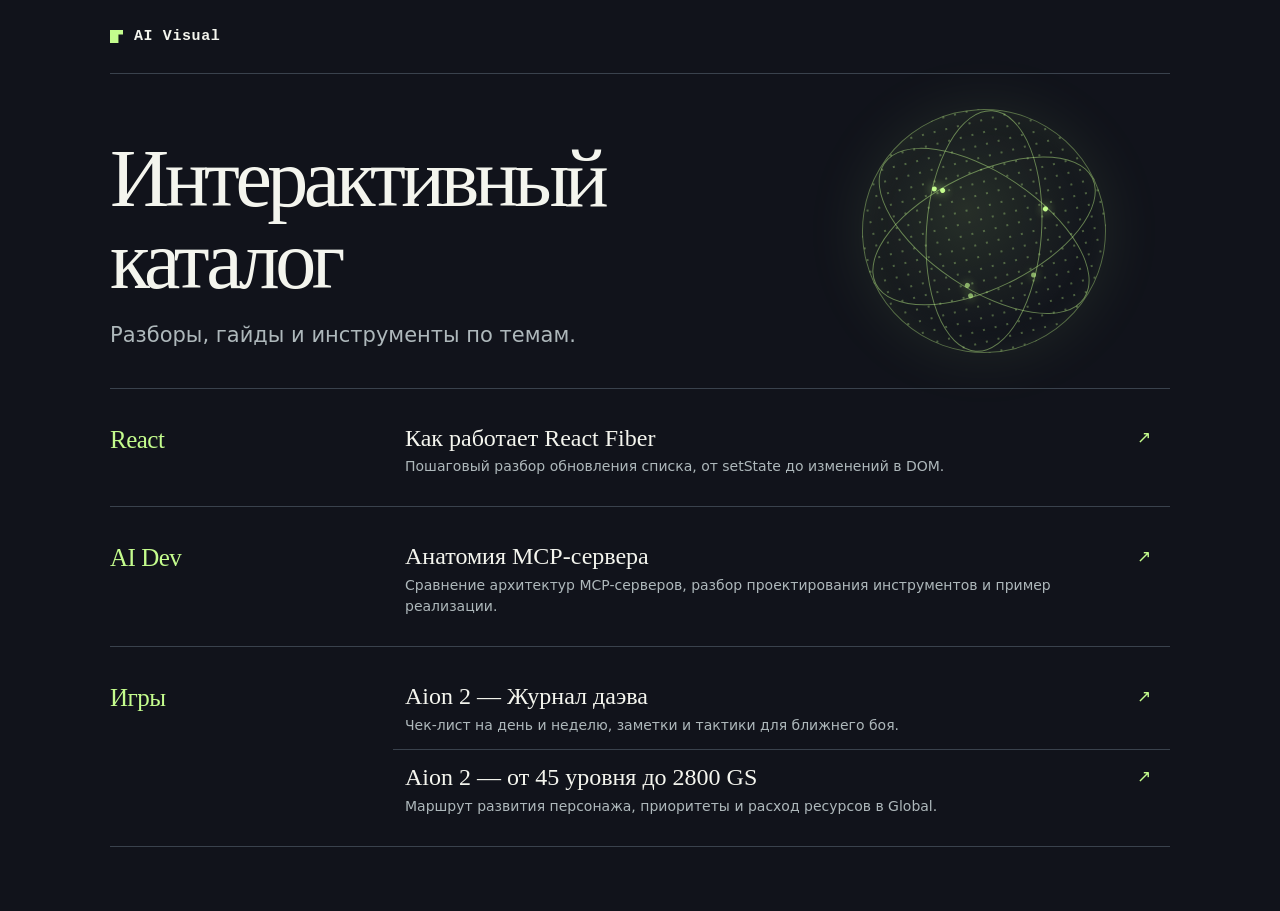
<file: src/index.html>
<!doctype html>
<html lang="ru">
<head>
  <meta charset="utf-8">
  <meta name="viewport" content="width=device-width, initial-scale=1">
  <meta name="description" content="Разборы, гайды и инструменты по темам.">
  <title>AI Visual — каталог</title>
  <link rel="stylesheet" href="./_assets/catalog.css">
</head>
<body>
  <div class="shell">
    <header class="site-header">
      <span class="wordmark"><i aria-hidden="true"></i> AI Visual</span>
    </header>
    <main>
      <header class="hero">
        <h1>Интерактивный<br> каталог</h1>
        <p>Разборы, гайды и инструменты по темам.</p>
        <div class="hero-network" aria-hidden="true">
          <span class="network-orbit"></span>
          <span class="network-orbit"></span>
          <span class="network-orbit"></span>
        </div>
      </header>
      <div class="catalog">
<!-- catalog:start -->
        <section class="category" data-category="react">
          <h2>React</h2>
          <ul class="entries">
            <li>
              <a class="entry" href="./react/react_fiber_visualizer.html">
                <span class="entry-copy">
                  <strong>Как работает React Fiber</strong>
                  <span class="description">Пошаговый разбор обновления списка, от setState до изменений в DOM.</span>
                </span>
                <span class="arrow" aria-hidden="true">↗</span>
              </a>
            </li>
          </ul>
        </section>
        <section class="category" data-category="ai-dev">
          <h2>AI Dev</h2>
          <ul class="entries">
            <li>
              <a class="entry" href="./ai-dev/mcp-anatomy.html">
                <span class="entry-copy">
                  <strong>Анатомия MCP-сервера</strong>
                  <span class="description">Сравнение архитектур MCP-серверов, разбор проектирования инструментов и пример реализации.</span>
                </span>
                <span class="arrow" aria-hidden="true">↗</span>
              </a>
            </li>
          </ul>
        </section>
        <section class="category" data-category="games">
          <h2>Игры</h2>
          <ul class="entries">
            <li>
              <a class="entry" href="./games/aion2-checklist.html">
                <span class="entry-copy">
                  <strong>Aion 2 — Журнал даэва</strong>
                  <span class="description">Чек-лист на день и неделю, заметки и тактики для ближнего боя.</span>
                </span>
                <span class="arrow" aria-hidden="true">↗</span>
              </a>
            </li>
            <li>
              <a class="entry" href="./games/aion2-global-guide.html">
                <span class="entry-copy">
                  <strong>Aion 2 — от 45 уровня до 2800 GS</strong>
                  <span class="description">Маршрут развития персонажа, приоритеты и расход ресурсов в Global.</span>
                </span>
                <span class="arrow" aria-hidden="true">↗</span>
              </a>
            </li>
          </ul>
        </section>
<!-- catalog:end -->
      </div>
    </main>
  </div>
</body>
</html>
</file>
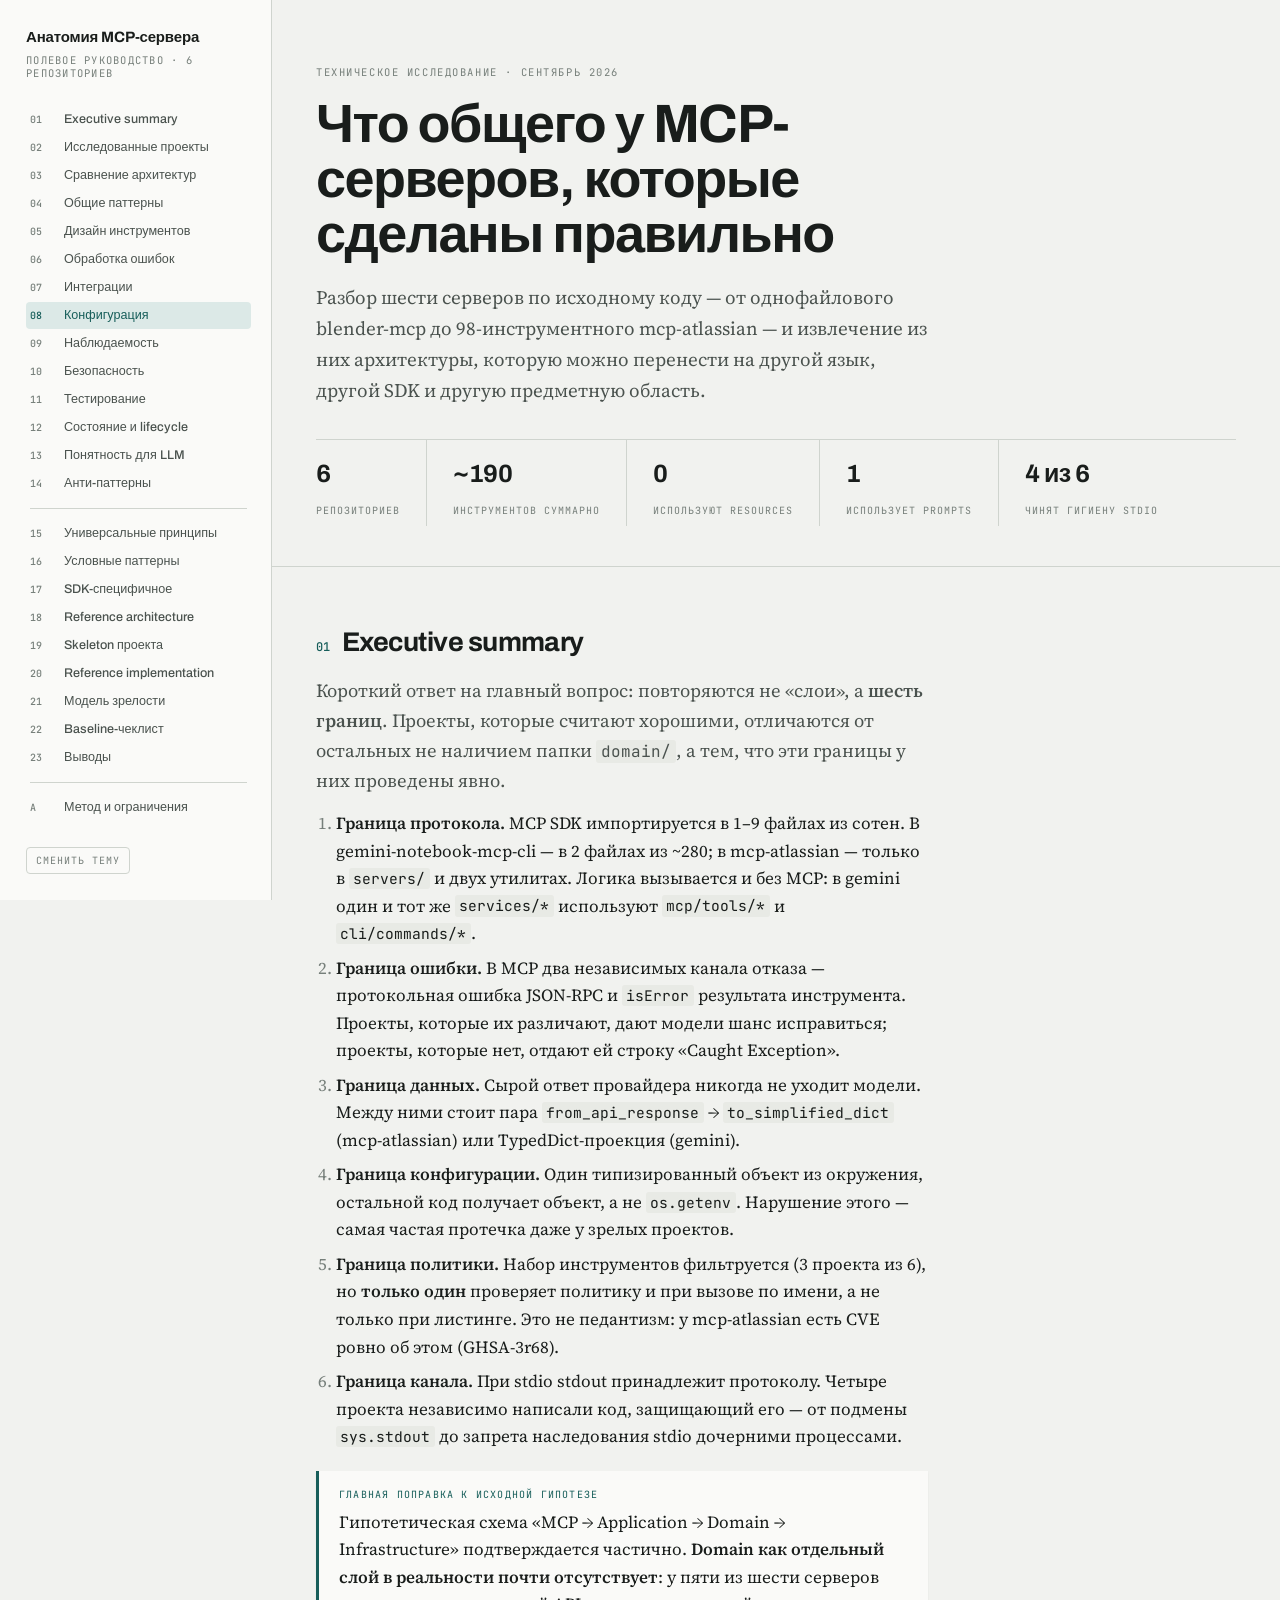
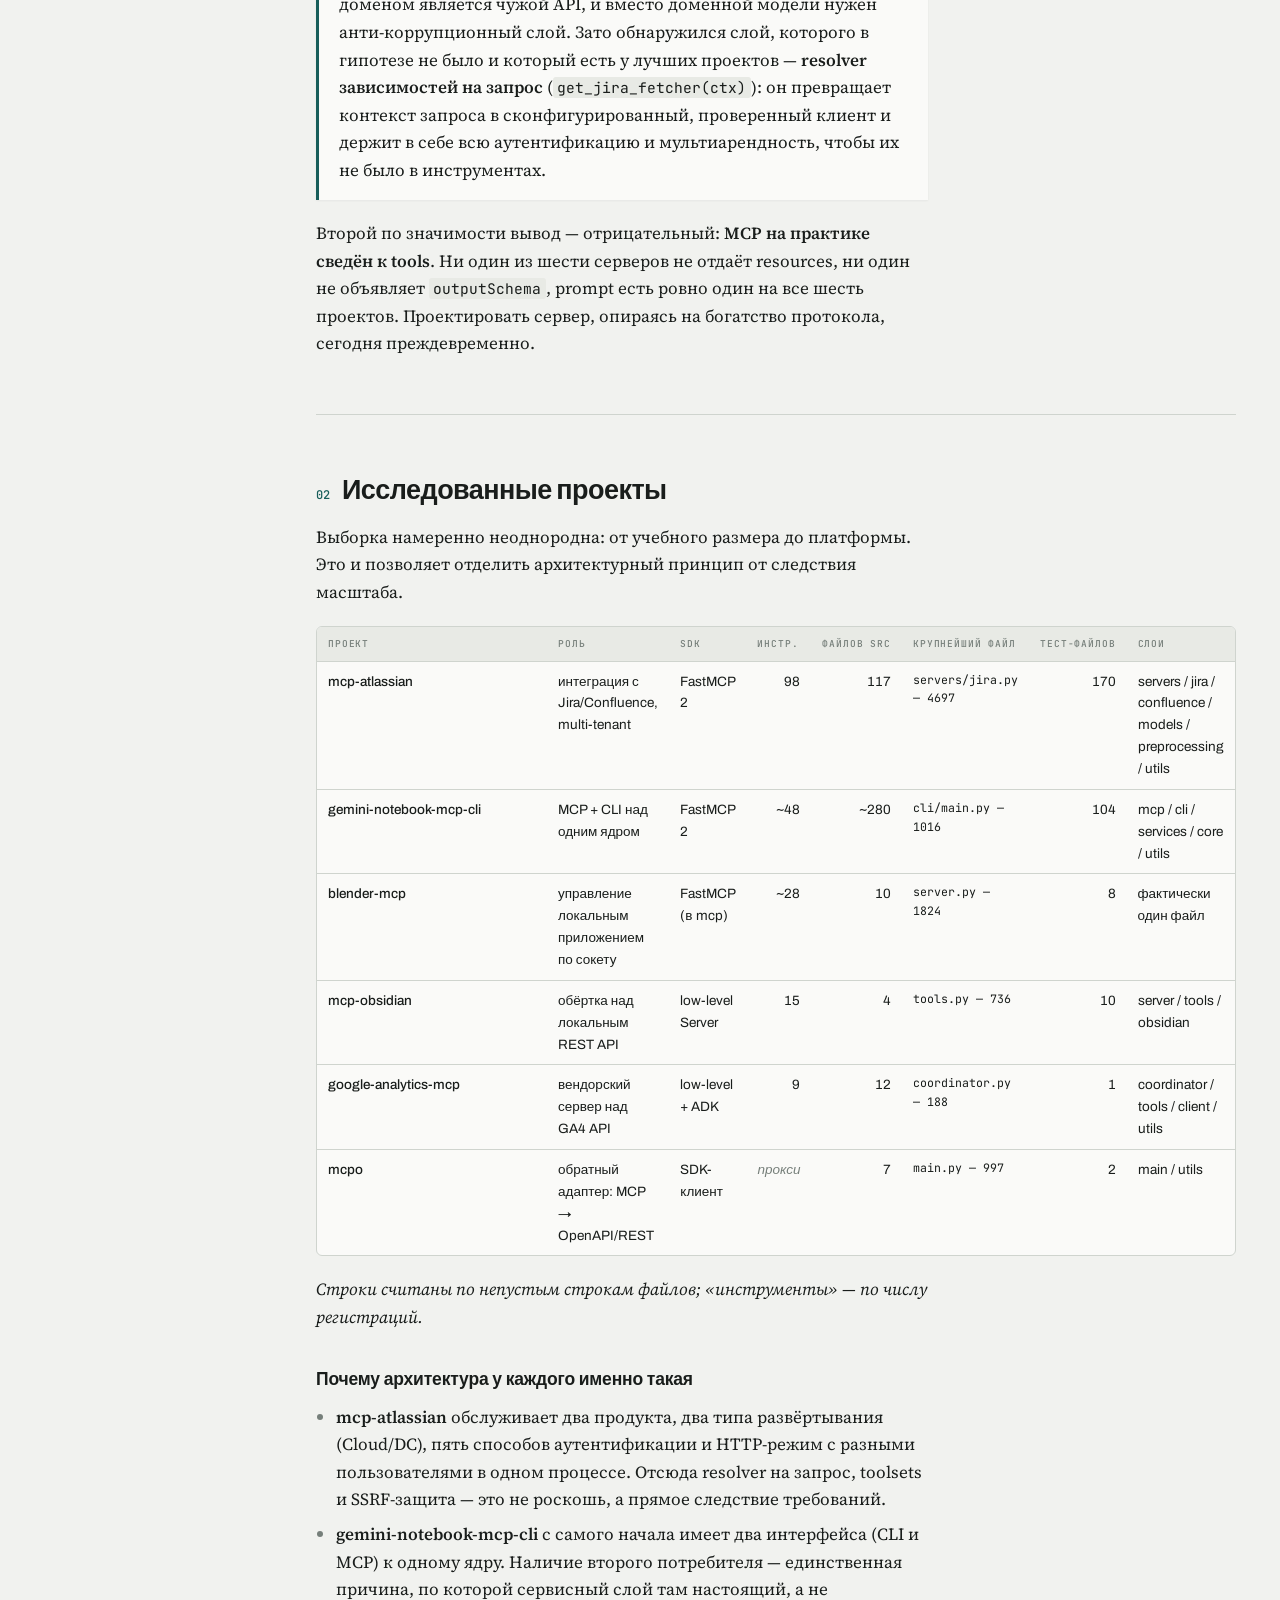
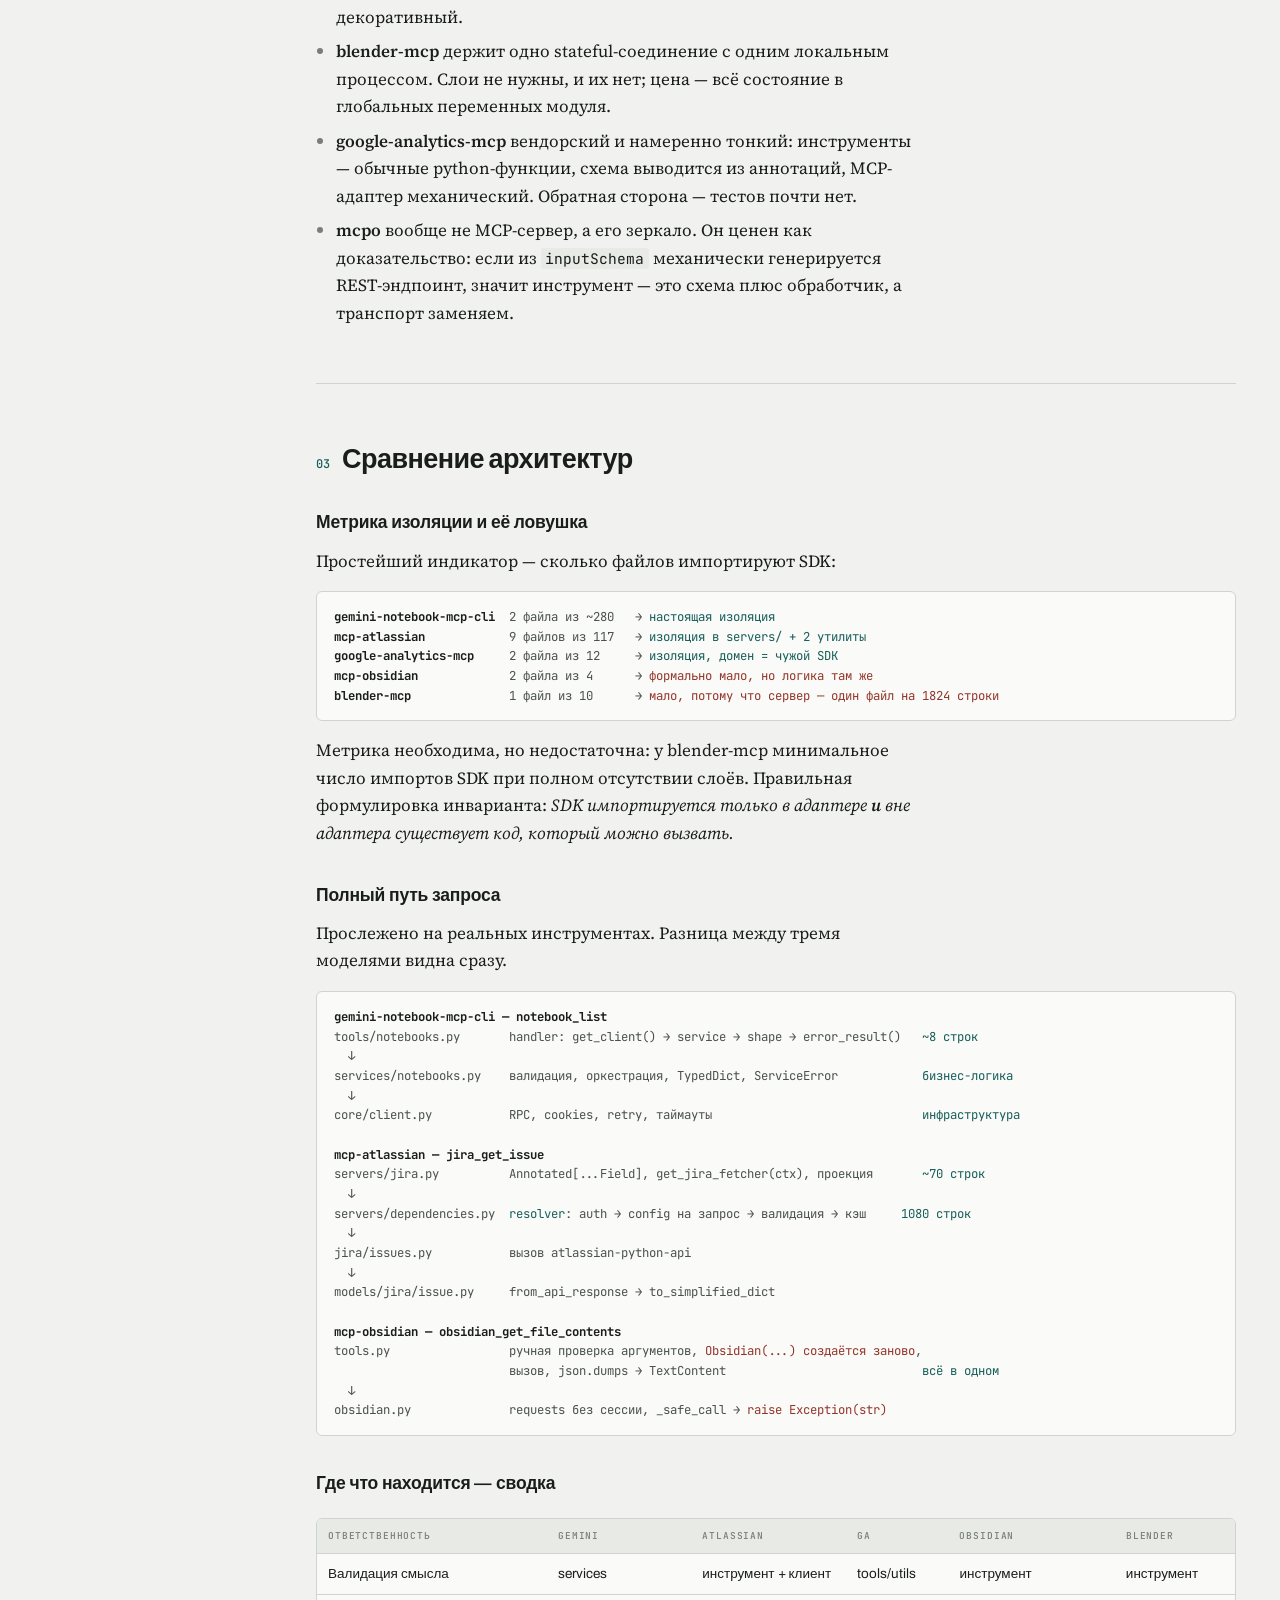
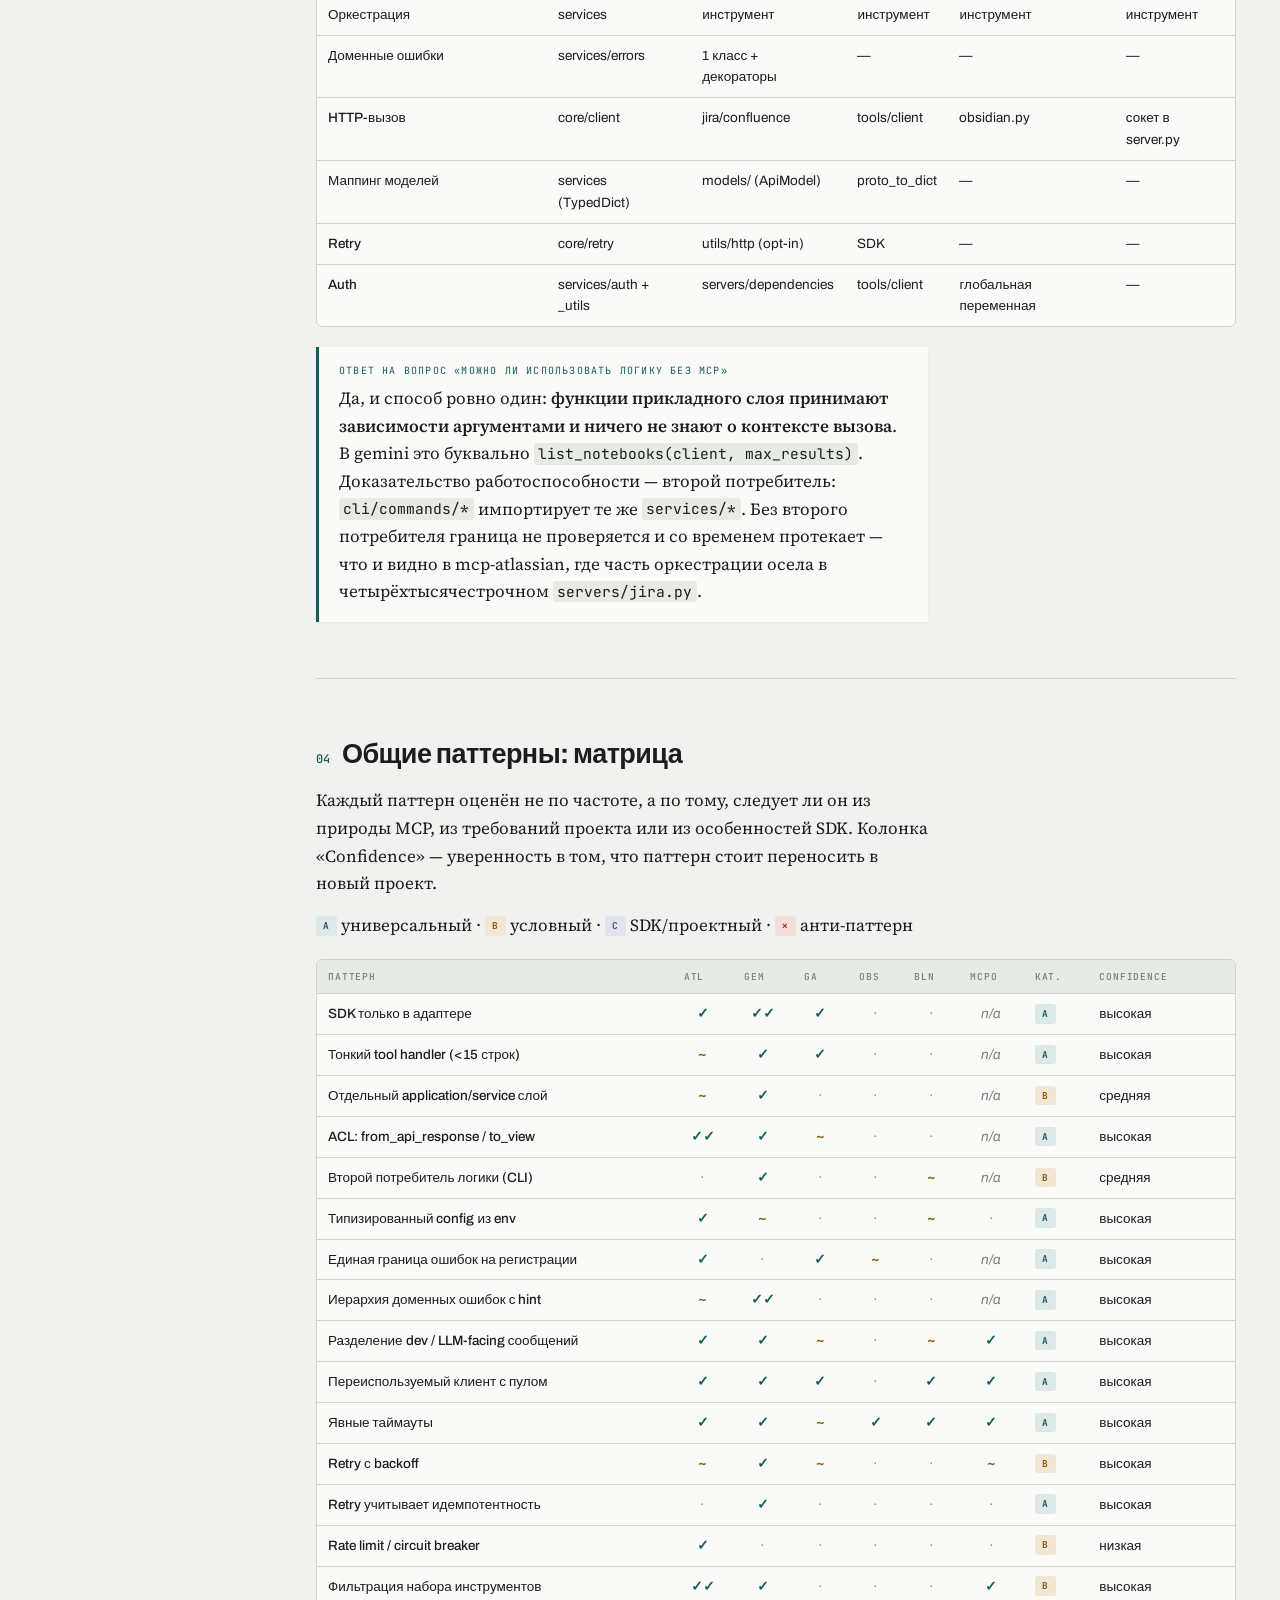
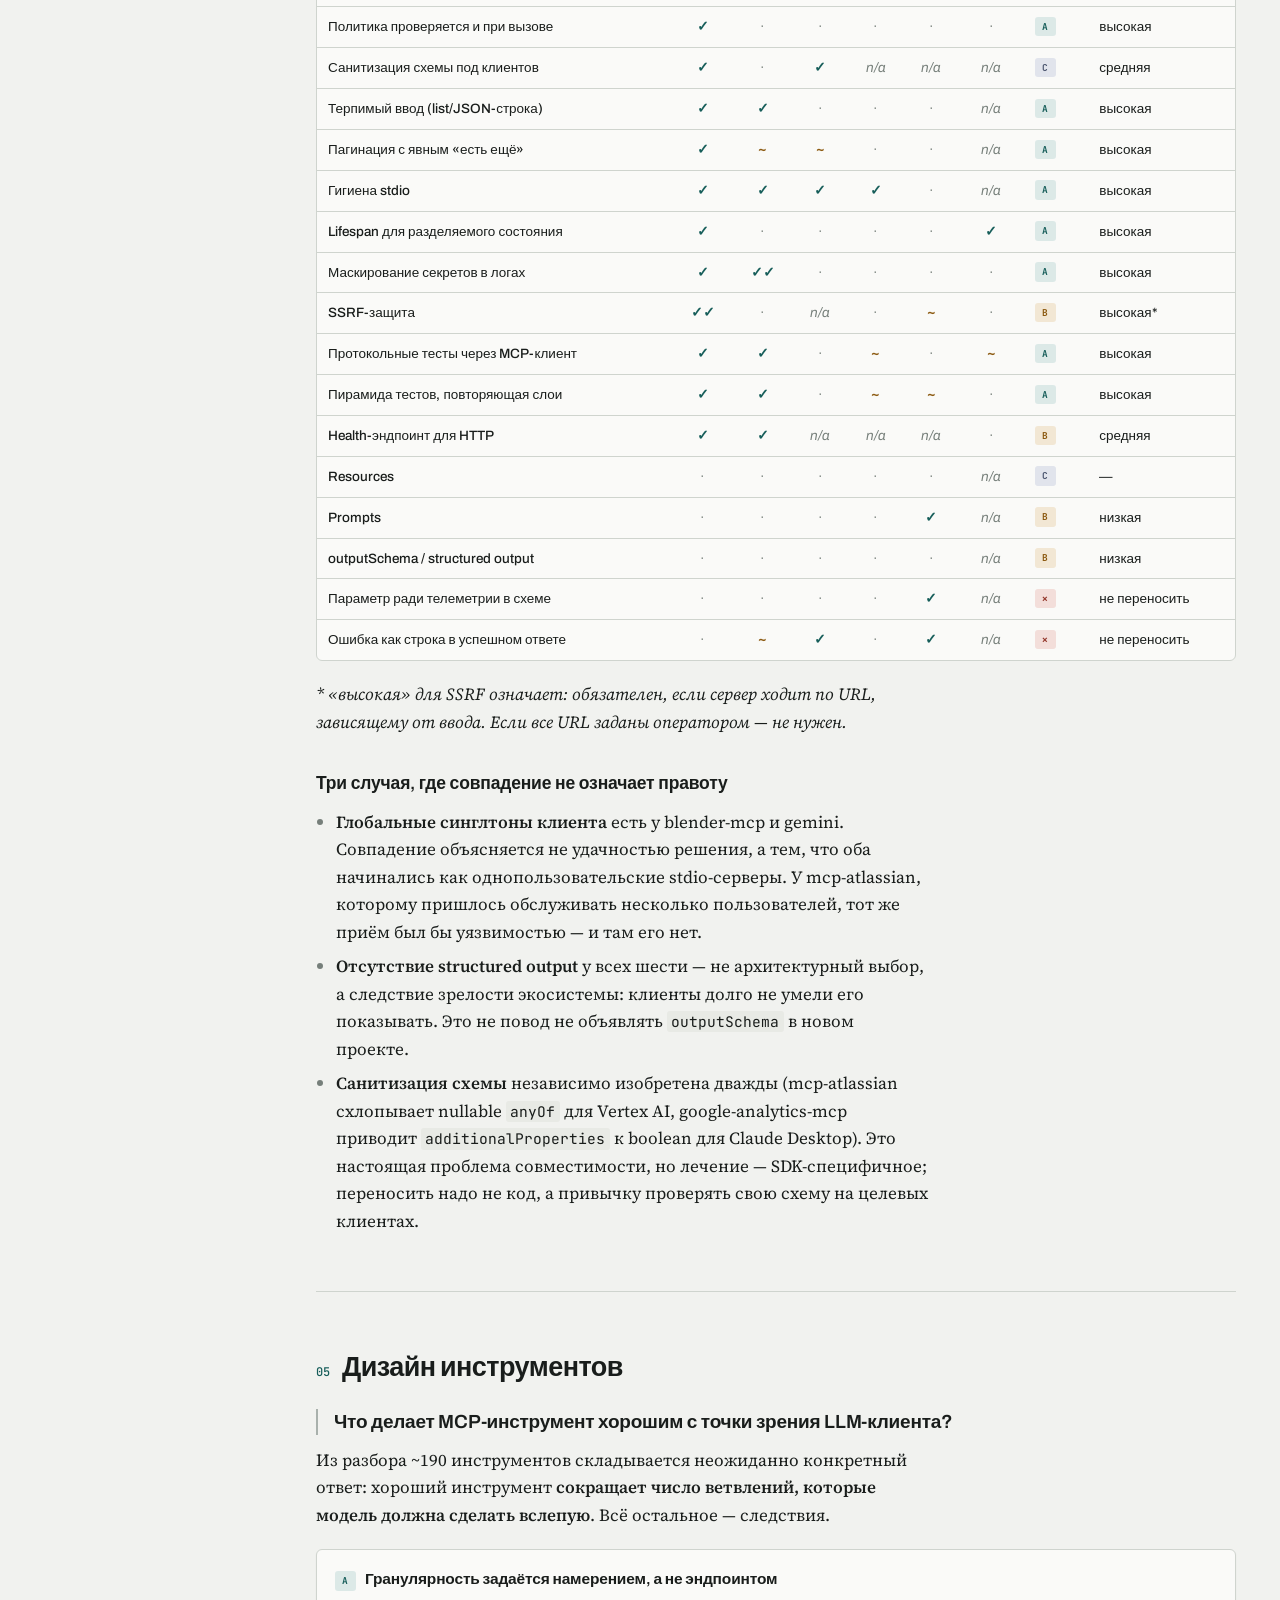
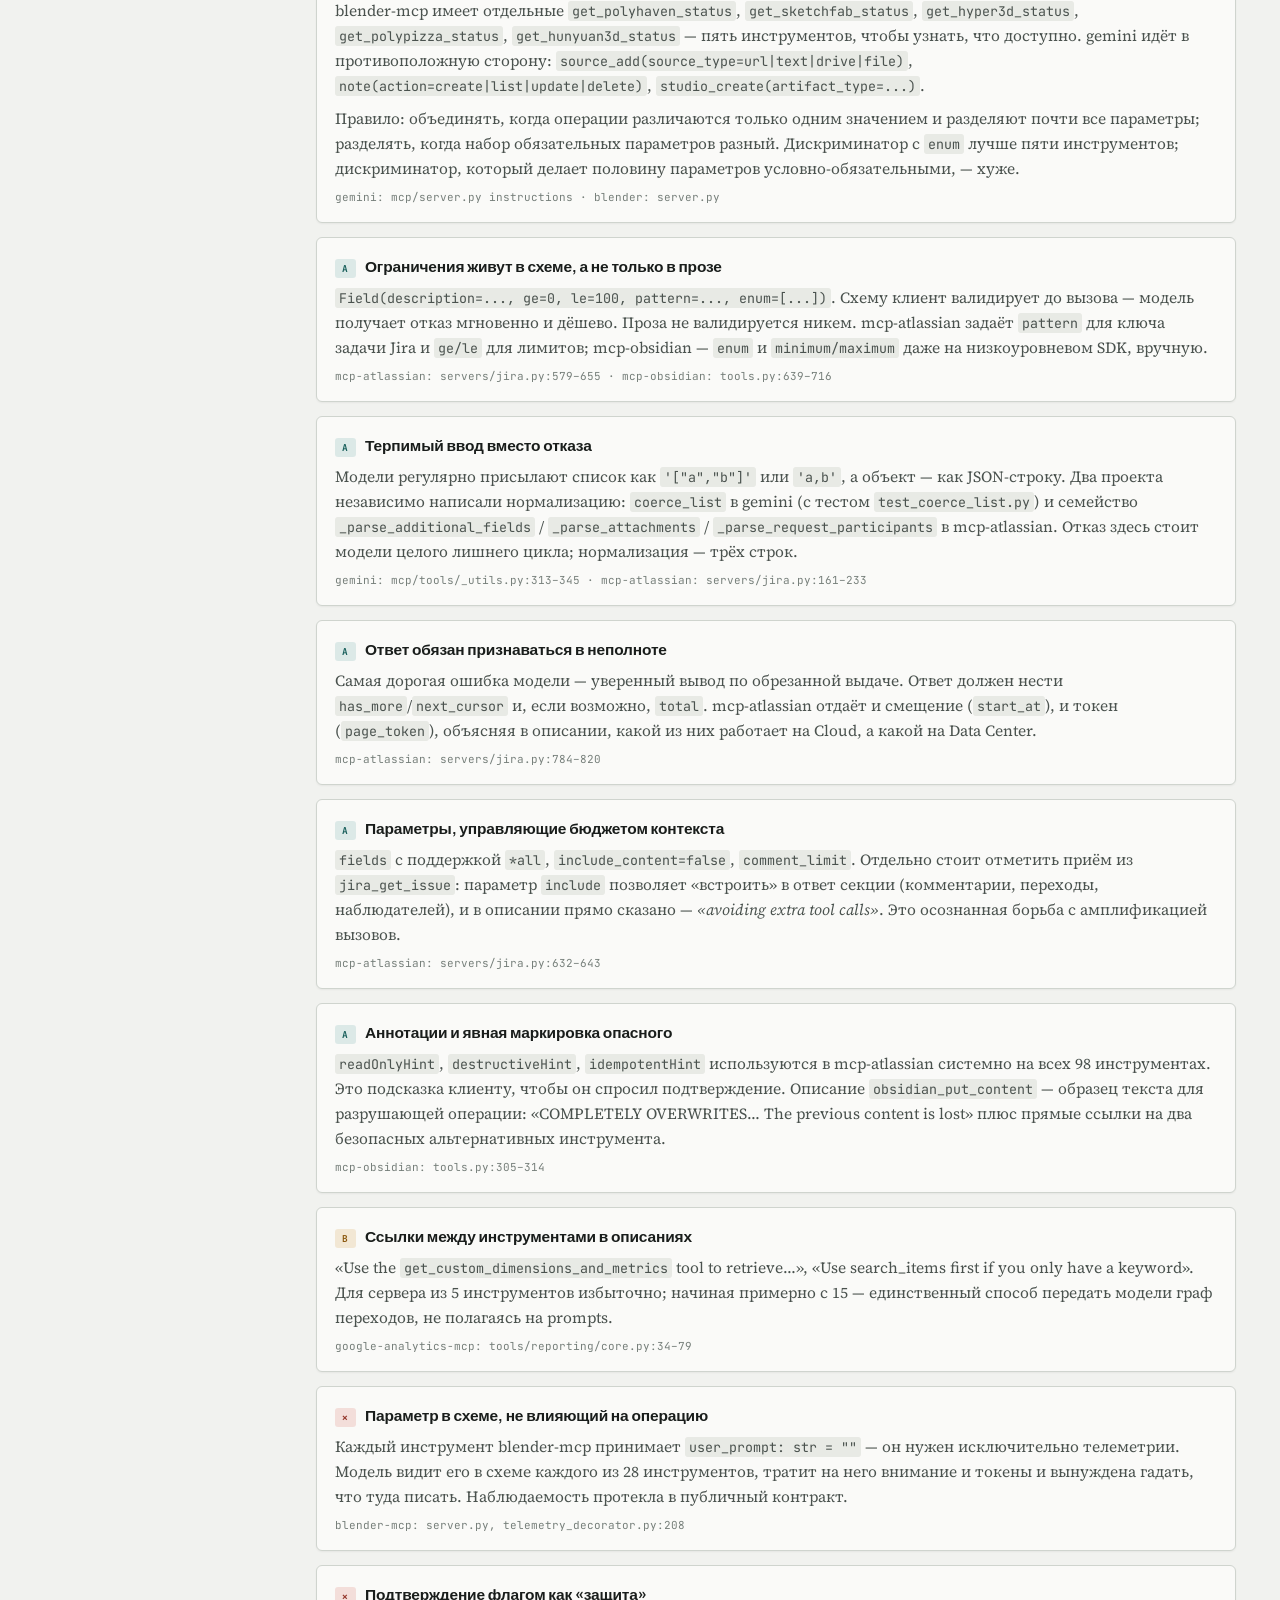
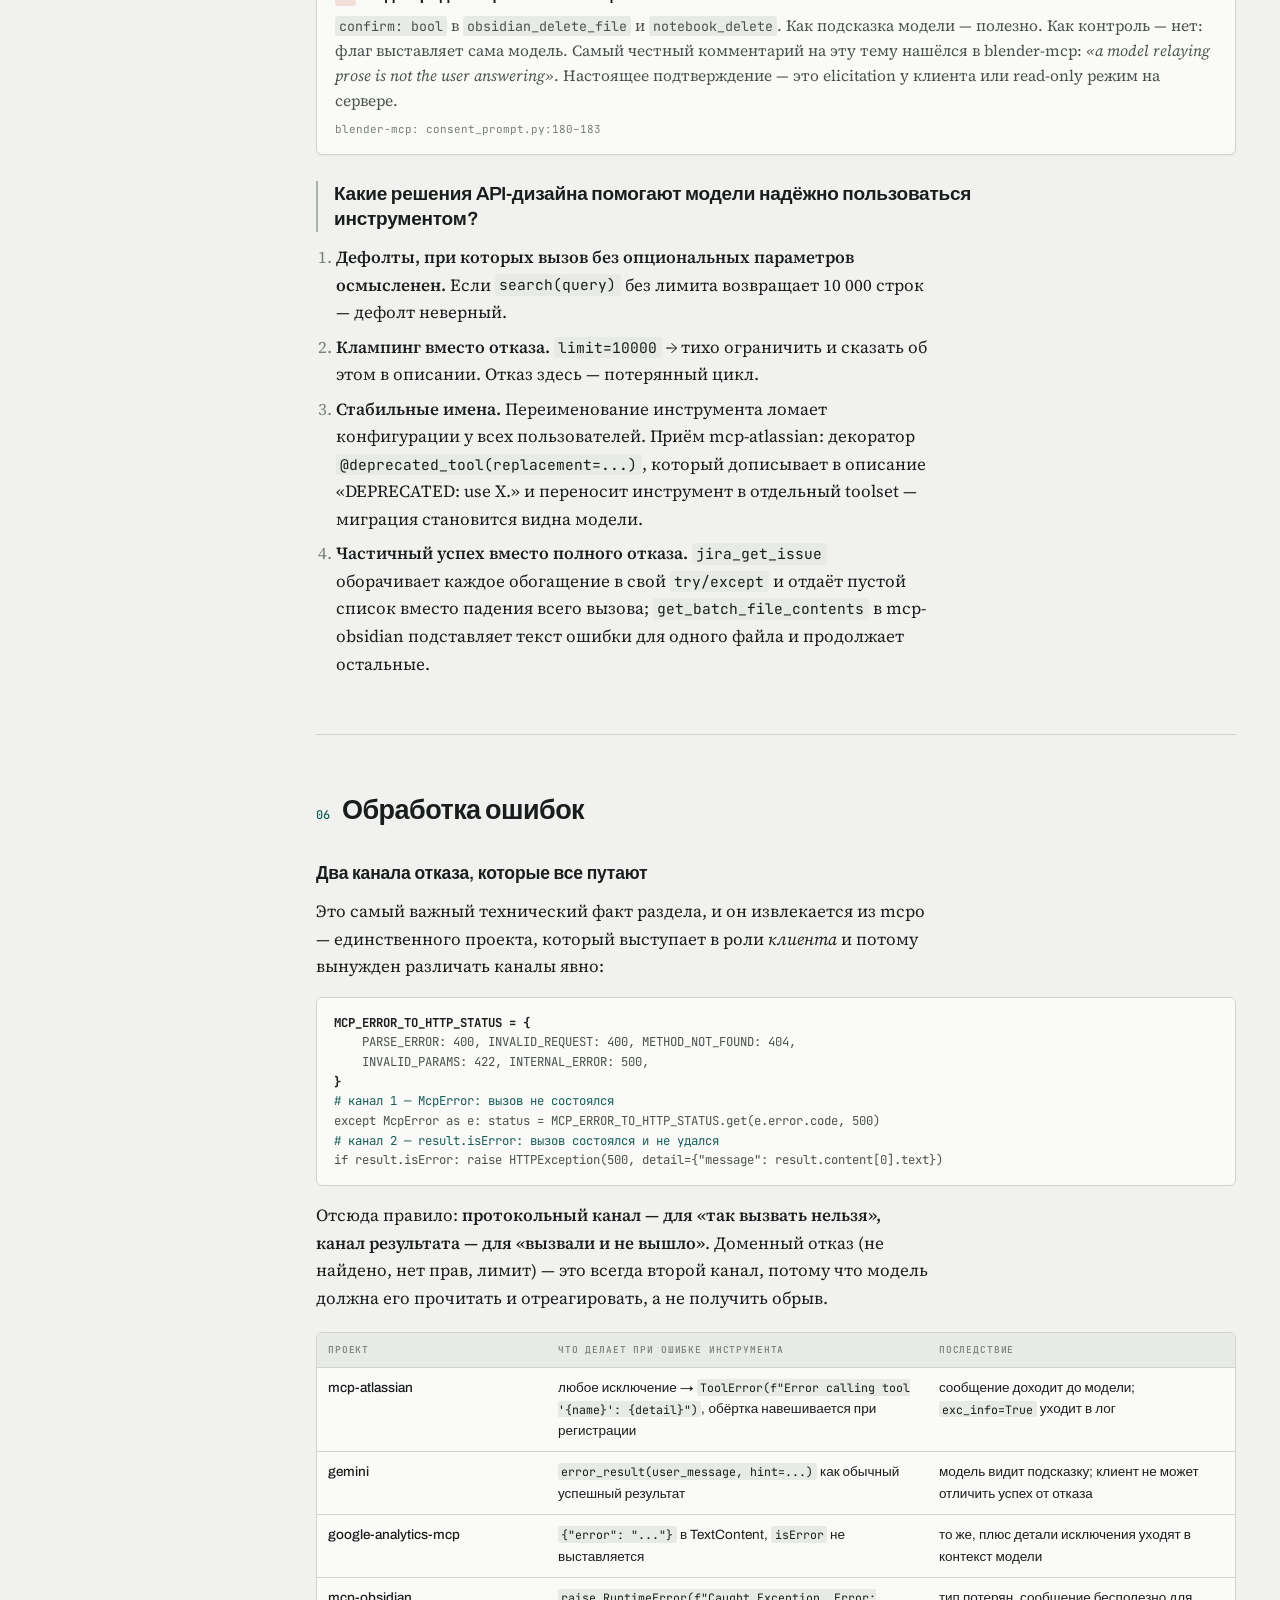
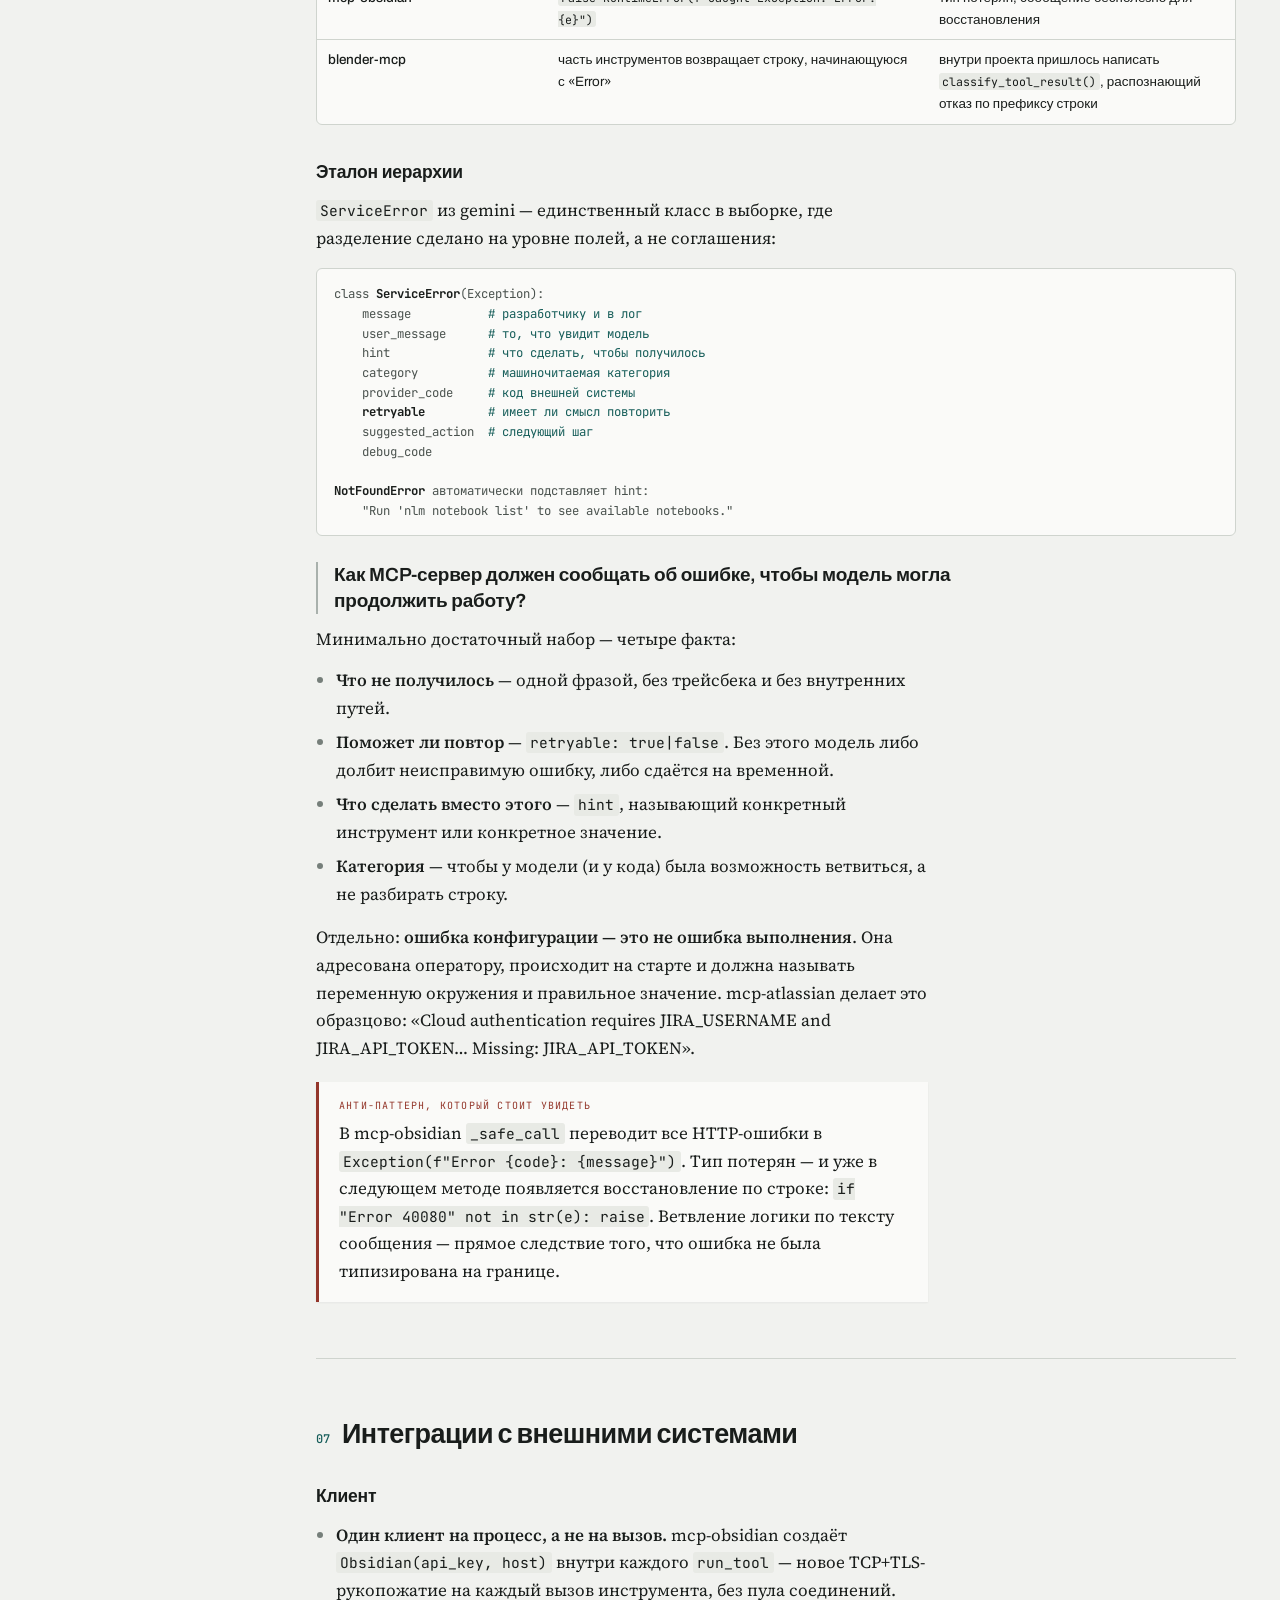
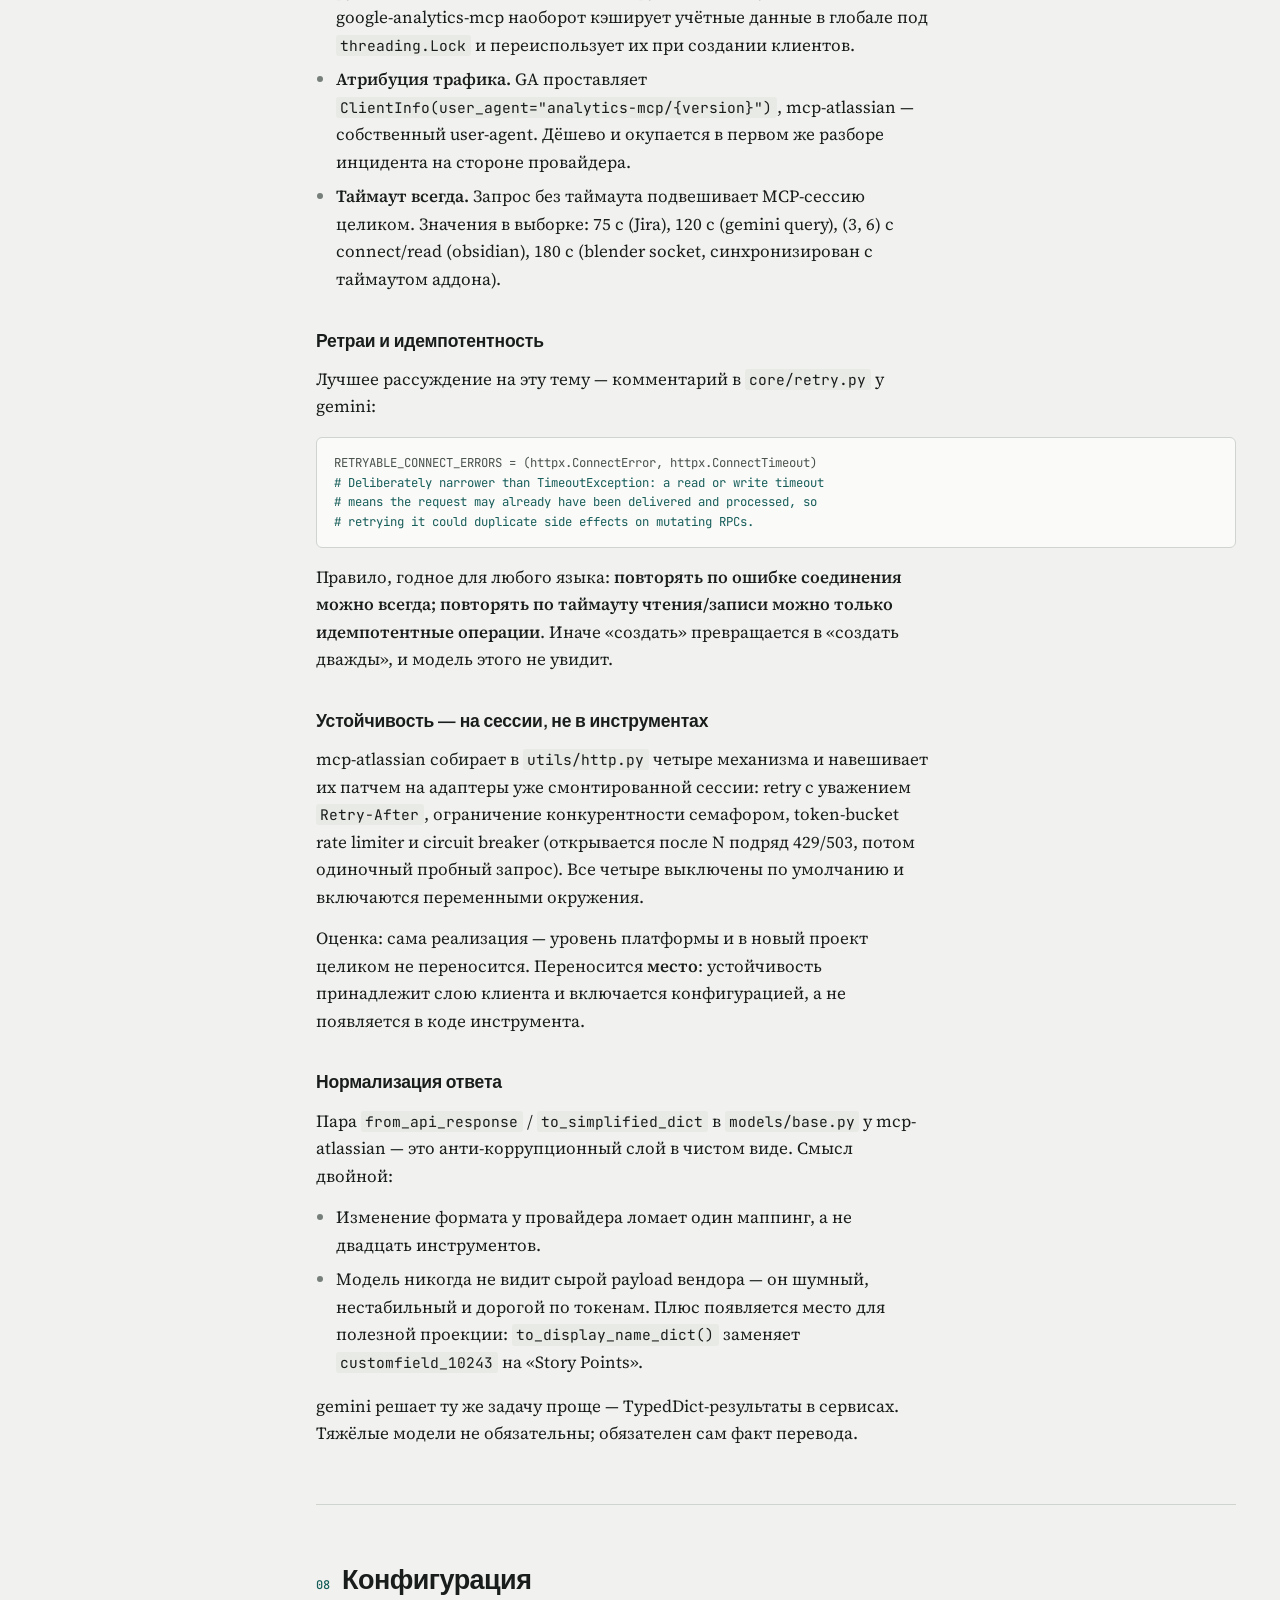
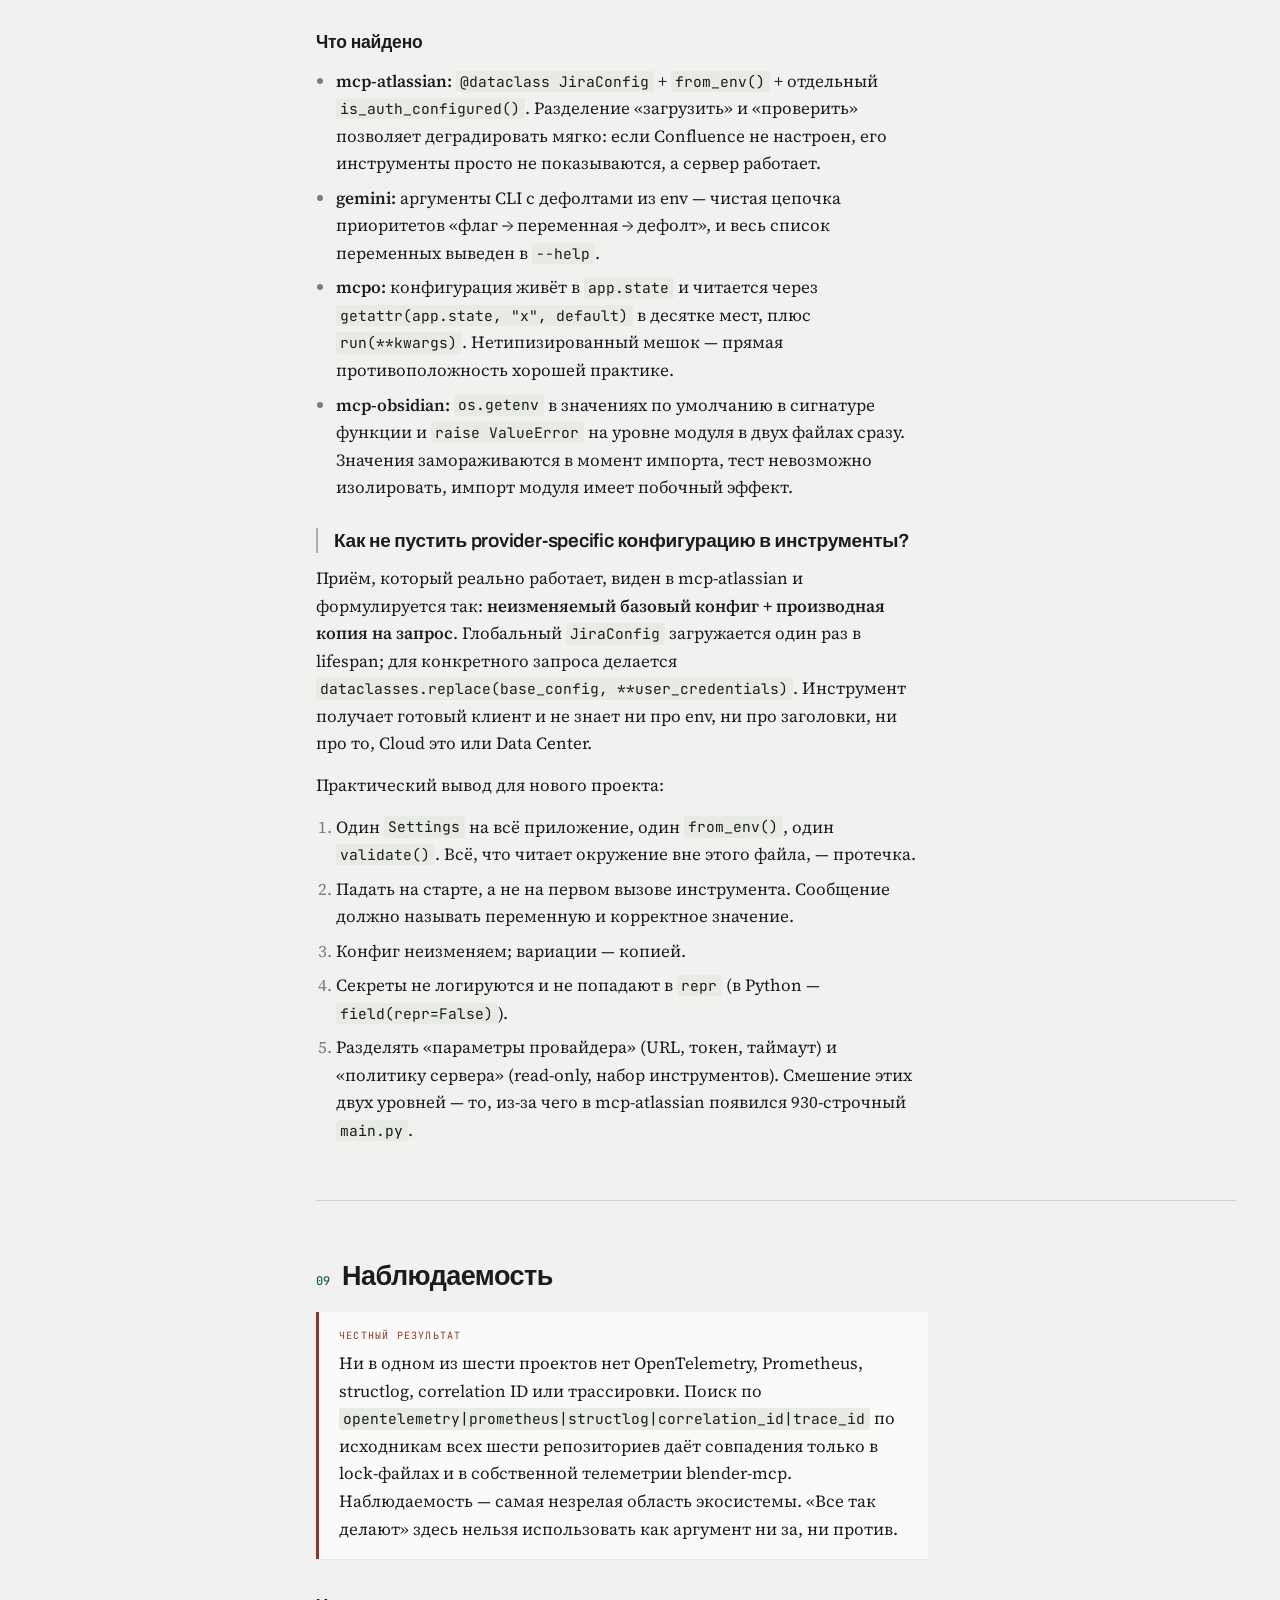
<file: src/ai-dev/mcp-anatomy.html>
<!doctype html>
<html lang="ru">
<head>
<meta charset="utf-8">
<meta name="viewport" content="width=device-width, initial-scale=1">
<title>Анатомия MCP-сервера</title>
<meta name="description" content="Сравнение архитектур MCP-серверов, разбор проектирования инструментов и пример реализации.">
<link rel="preconnect" href="https://fonts.googleapis.com">
<link rel="preconnect" href="https://fonts.gstatic.com" crossorigin>
<link rel="stylesheet" href="https://fonts.googleapis.com/css2?family=Archivo:wght@500;600;700&family=Source+Serif+4:opsz,wght@8..60,400;8..60,600&family=JetBrains+Mono:wght@400;500;700&display=swap">

<style>
:root{
  --ground:#F1F2EF;
  --surface:#FAFAF8;
  --surface-2:#E8EAE5;
  --ink:#191D1B;
  --ink-2:#4A524E;
  --ink-3:#767F7A;
  --rule:#CFD4CE;
  --rule-strong:#A9B1AC;
  --accent:#175E5A;
  --accent-soft:#DCE9E7;
  --cat-a:#175E5A;
  --cat-a-bg:#DCE9E7;
  --cat-b:#8C5A11;
  --cat-b-bg:#F2E7D4;
  --cat-c:#4E5871;
  --cat-c-bg:#E1E4EC;
  --cat-x:#93362A;
  --cat-x-bg:#F3DEDA;
  --shadow:0 1px 2px rgba(25,29,27,.05);

  --display:"Archivo","Helvetica Neue",Arial,sans-serif;
  --body:"Source Serif 4",Georgia,"Times New Roman",serif;
  --mono:"JetBrains Mono",ui-monospace,"SF Mono",Menlo,Consolas,monospace;
  color-scheme:light;
}
@media (prefers-color-scheme:dark){
  :root:not([data-theme="light"]){
    --ground:#121512;
    --surface:#191D1A;
    --surface-2:#222724;
    --ink:#E4E7E2;
    --ink-2:#AFB6B1;
    --ink-3:#818A85;
    --rule:#2C322E;
    --rule-strong:#434B46;
    --accent:#63B8B0;
    --accent-soft:#17322F;
    --cat-a:#63B8B0; --cat-a-bg:#17322F;
    --cat-b:#D3A052; --cat-b-bg:#33280F;
    --cat-c:#96A2C0; --cat-c-bg:#1E2330;
    --cat-x:#DE8878; --cat-x-bg:#331B17;
    --shadow:0 1px 2px rgba(0,0,0,.35);
    color-scheme:dark;
  }
}
:root[data-theme="dark"]{
  --ground:#121512;
  --surface:#191D1A;
  --surface-2:#222724;
  --ink:#E4E7E2;
  --ink-2:#AFB6B1;
  --ink-3:#818A85;
  --rule:#2C322E;
  --rule-strong:#434B46;
  --accent:#63B8B0;
  --accent-soft:#17322F;
  --cat-a:#63B8B0; --cat-a-bg:#17322F;
  --cat-b:#D3A052; --cat-b-bg:#33280F;
  --cat-c:#96A2C0; --cat-c-bg:#1E2330;
  --cat-x:#DE8878; --cat-x-bg:#331B17;
  --shadow:0 1px 2px rgba(0,0,0,.35);
  color-scheme:dark;
}

*{box-sizing:border-box}
html,body{margin:0;padding:0}
img{max-width:100%}
body{
  background:var(--ground);
  color:var(--ink);
  font-family:var(--body);
  font-size:17px;
  line-height:1.62;
  -webkit-font-smoothing:antialiased;
}
a{color:var(--accent);text-underline-offset:.18em;text-decoration-thickness:.06em}
a:focus-visible,button:focus-visible{outline:2px solid var(--accent);outline-offset:3px;border-radius:2px}
code,.mono{font-family:var(--mono);font-size:.86em;font-variant-ligatures:none}
p code,li code,td code{background:var(--surface-2);padding:.08em .3em;border-radius:3px}

.shell{display:grid;grid-template-columns:272px minmax(0,1fr);gap:0;min-height:100vh}
.rail{
  border-right:1px solid var(--rule);
  background:var(--surface);
  padding:28px 20px 48px 26px;
  position:sticky;top:0;height:100vh;overflow-y:auto;
}
.rail .brand{font-family:var(--display);font-weight:700;font-size:15px;letter-spacing:-.01em;line-height:1.25;margin-bottom:2px}
.rail .brand span{display:block;font-family:var(--mono);font-weight:400;font-size:10.5px;letter-spacing:.12em;text-transform:uppercase;color:var(--ink-3);margin-top:7px}
.rail nav{margin-top:26px;display:flex;flex-direction:column;gap:1px}
.rail nav a{
  display:grid;grid-template-columns:26px 1fr;gap:8px;align-items:baseline;
  font-family:var(--display);font-size:12.6px;font-weight:500;line-height:1.35;
  color:var(--ink-2);text-decoration:none;padding:5px 8px 5px 4px;border-radius:4px;
}
.rail nav a i{font-style:normal}
.rail nav a .n{font-family:var(--mono);font-size:10px;color:var(--ink-3);font-weight:500}
.rail nav a:hover{background:var(--surface-2);color:var(--ink)}
.rail nav a.on{background:var(--accent-soft);color:var(--accent)}
.rail nav a.on .n{color:var(--accent)}
.rail nav hr{border:0;border-top:1px solid var(--rule);margin:10px 4px}
.themer{margin-top:26px;font-family:var(--mono);font-size:10px;letter-spacing:.1em;text-transform:uppercase;color:var(--ink-3);background:none;border:1px solid var(--rule);border-radius:4px;padding:6px 9px;cursor:pointer}
.themer:hover{border-color:var(--rule-strong);color:var(--ink-2)}

main{padding:0 0 120px}
.wide{max-width:1180px;padding:0 44px}

.mast{border-bottom:1px solid var(--rule);padding:64px 44px 40px;max-width:1180px}
.eyebrow{font-family:var(--mono);font-size:10.5px;letter-spacing:.15em;text-transform:uppercase;color:var(--ink-3)}
.mast h1{
  font-family:var(--display);font-weight:700;font-size:clamp(34px,5.2vw,54px);
  line-height:1.02;letter-spacing:-.028em;margin:16px 0 0;text-wrap:balance;max-width:17ch;
}
.mast .dek{font-size:19px;color:var(--ink-2);max-width:62ch;margin:20px 0 0}
.factbar{display:flex;flex-wrap:wrap;gap:0;margin-top:34px;border-top:1px solid var(--rule)}
.factbar div{padding:14px 26px 4px 0;margin-right:26px;border-right:1px solid var(--rule)}
.factbar div:last-child{border-right:0}
.factbar b{display:block;font-family:var(--display);font-size:25px;font-weight:700;letter-spacing:-.02em;font-variant-numeric:tabular-nums}
.factbar span{font-family:var(--mono);font-size:10px;letter-spacing:.1em;text-transform:uppercase;color:var(--ink-3)}

section{padding-top:60px;scroll-margin-top:20px}
h2{
  font-family:var(--display);font-weight:700;font-size:27px;letter-spacing:-.02em;
  line-height:1.14;margin:0 0 18px;text-wrap:balance;
  display:grid;grid-template-columns:auto 1fr;gap:12px;align-items:baseline;
}
h2 .n{font-family:var(--mono);font-size:12px;font-weight:500;color:var(--accent);letter-spacing:0}
h3{font-family:var(--display);font-weight:600;font-size:17.5px;letter-spacing:-.01em;margin:34px 0 10px;color:var(--ink)}
h4{font-family:var(--mono);font-weight:700;font-size:11.5px;letter-spacing:.09em;text-transform:uppercase;color:var(--ink-3);margin:26px 0 8px}
p{margin:0 0 14px;max-width:68ch}
ul,ol{margin:0 0 16px;padding-left:20px;max-width:68ch}
li{margin-bottom:7px}
li::marker{color:var(--ink-3)}
strong{font-weight:600}
.lead{font-size:18.5px;color:var(--ink-2)}
hr.sep{border:0;border-top:1px solid var(--rule);margin:56px 0 0;max-width:1180px}

.callout{
  border-left:3px solid var(--accent);background:var(--surface);
  padding:16px 20px;margin:20px 0;max-width:68ch;box-shadow:var(--shadow);
}
.callout p:last-child{margin-bottom:0}
.callout .lbl{font-family:var(--mono);font-size:10px;letter-spacing:.12em;text-transform:uppercase;color:var(--accent);display:block;margin-bottom:6px}
.callout.warn{border-left-color:var(--cat-x)}
.callout.warn .lbl{color:var(--cat-x)}

.q{font-family:var(--display);font-weight:600;font-size:19px;line-height:1.35;letter-spacing:-.012em;margin:26px 0 12px;padding-left:16px;border-left:2px solid var(--rule-strong);max-width:60ch;color:var(--ink)}

.chip{
  display:inline-block;font-family:var(--mono);font-size:9.5px;font-weight:700;
  letter-spacing:.1em;text-transform:uppercase;padding:2px 7px;border-radius:3px;vertical-align:.14em;
}
.a{background:var(--cat-a-bg);color:var(--cat-a)}
.b{background:var(--cat-b-bg);color:var(--cat-b)}
.c{background:var(--cat-c-bg);color:var(--cat-c)}
.x{background:var(--cat-x-bg);color:var(--cat-x)}

.cards{display:grid;gap:14px;margin:20px 0;max-width:1180px}
.card{background:var(--surface);border:1px solid var(--rule);border-radius:6px;padding:16px 18px;box-shadow:var(--shadow)}
.card h5{font-family:var(--display);font-weight:600;font-size:15.5px;margin:0 0 6px;letter-spacing:-.01em;display:flex;gap:9px;align-items:baseline;flex-wrap:wrap}
.card p{font-size:15.5px;margin:0 0 8px;color:var(--ink-2);max-width:none}
.card p:last-child{margin-bottom:0}
.card .src{font-family:var(--mono);font-size:11px;color:var(--ink-3);display:block;margin-top:8px;line-height:1.5}

.tablewrap{overflow-x:auto;margin:20px 0;max-width:1180px;border:1px solid var(--rule);border-radius:6px;background:var(--surface)}
table{border-collapse:collapse;width:100%;font-size:13.5px;font-family:var(--display)}
th,td{padding:9px 11px;text-align:left;border-bottom:1px solid var(--rule);vertical-align:top}
thead th{
  font-family:var(--mono);font-size:9.5px;letter-spacing:.09em;text-transform:uppercase;
  color:var(--ink-3);font-weight:500;background:var(--surface-2);white-space:nowrap;
}
tbody tr:last-child td{border-bottom:0}
td.yes{color:var(--cat-a);font-weight:600;text-align:center}
td.part{color:var(--cat-b);font-weight:600;text-align:center}
td.no{color:var(--ink-3);text-align:center}
td.na{color:var(--ink-3);text-align:center;font-style:italic}
td.num{font-variant-numeric:tabular-nums;text-align:right}
td:first-child{font-weight:500;min-width:230px}

pre{
  font-family:var(--mono);font-size:12.3px;line-height:1.6;background:var(--surface);
  border:1px solid var(--rule);border-radius:6px;padding:15px 17px;overflow-x:auto;
  margin:16px 0;max-width:1180px;color:var(--ink-2);
}
pre b{color:var(--ink);font-weight:700}
pre i{color:var(--accent);font-style:normal}
pre s{color:var(--cat-x);text-decoration:none}

.stack{display:flex;flex-direction:column;gap:0;margin:22px 0;max-width:660px}
.layer{border:1px solid var(--rule);background:var(--surface);padding:12px 16px}
.layer+.layer{border-top:0}
.layer:first-child{border-radius:6px 6px 0 0}
.layer:last-child{border-radius:0 0 6px 6px}
.layer .t{font-family:var(--display);font-weight:600;font-size:14.5px;letter-spacing:-.005em}
.layer .d{font-family:var(--mono);font-size:11px;color:var(--ink-3);margin-top:3px;line-height:1.5}
.layer.hl{background:var(--accent-soft);border-color:var(--accent)}
.layer.hl .t{color:var(--accent)}
.layer.hl .d{color:var(--accent)}
.arrow{font-family:var(--mono);font-size:11px;color:var(--ink-3);text-align:center;padding:5px 0;letter-spacing:.08em}

.ladder{display:grid;gap:10px;margin:20px 0;max-width:1180px}
.rung{display:grid;grid-template-columns:92px 1fr;gap:16px;border:1px solid var(--rule);border-radius:6px;background:var(--surface);padding:15px 18px}
.rung .lv{font-family:var(--mono);font-size:10px;letter-spacing:.1em;text-transform:uppercase;color:var(--ink-3);border-right:1px solid var(--rule);padding-right:14px}
.rung .lv b{display:block;font-family:var(--display);font-size:22px;font-weight:700;color:var(--accent);letter-spacing:-.02em;margin-bottom:3px}
.rung h5{font-family:var(--display);font-size:15.5px;font-weight:600;margin:0 0 6px;letter-spacing:-.01em}
.rung p{font-size:15px;color:var(--ink-2);margin:0 0 6px;max-width:none}
.rung p:last-child{margin:0}

.checklist{list-style:none;padding:0;max-width:1180px;margin:20px 0}
.checklist li{display:grid;grid-template-columns:20px 1fr;gap:12px;border-bottom:1px solid var(--rule);padding:13px 2px;margin:0}
.checklist li:last-child{border-bottom:0}
.checklist .box{font-family:var(--mono);color:var(--ink-3);font-size:14px;line-height:1.5}
.checklist b{font-family:var(--display);font-size:15.5px;font-weight:600;display:block;margin-bottom:3px;letter-spacing:-.005em}
.checklist span{font-size:15px;color:var(--ink-2)}
.checklist em{font-style:normal;font-family:var(--mono);font-size:11px;color:var(--ink-3);display:block;margin-top:5px}

.foot{border-top:1px solid var(--rule);margin-top:70px;padding-top:22px;max-width:1180px;font-size:14.5px;color:var(--ink-3)}

@media (max-width:960px){
  .shell{grid-template-columns:1fr}
  .rail{position:static;height:auto;border-right:0;border-bottom:1px solid var(--rule);padding:22px 22px 26px}
  .rail nav{display:grid;grid-template-columns:repeat(auto-fill,minmax(190px,1fr));gap:0 10px;margin-top:16px}
  .mast{padding:40px 22px 30px}
  .wide{padding:0 22px}
  body{font-size:16.5px}
  .rung{grid-template-columns:1fr}
  .rung .lv{border-right:0;border-bottom:1px solid var(--rule);padding:0 0 8px}
  .rung .lv b{display:inline-block;margin-right:8px}
}
@media (prefers-reduced-motion:reduce){*{animation:none!important;transition:none!important}}
</style>
</head>
<body>

<div class="shell">
<aside class="rail">
  <div class="brand">Анатомия MCP-сервера<span>Полевое руководство · 6 репозиториев</span></div>
  <nav id="toc">
    <a href="#s1"><i class="n">01</i><i>Executive summary</i></a>
    <a href="#s2"><i class="n">02</i><i>Исследованные проекты</i></a>
    <a href="#s3"><i class="n">03</i><i>Сравнение архитектур</i></a>
    <a href="#s4"><i class="n">04</i><i>Общие паттерны</i></a>
    <a href="#s5"><i class="n">05</i><i>Дизайн инструментов</i></a>
    <a href="#s6"><i class="n">06</i><i>Обработка ошибок</i></a>
    <a href="#s7"><i class="n">07</i><i>Интеграции</i></a>
    <a href="#s8"><i class="n">08</i><i>Конфигурация</i></a>
    <a href="#s9"><i class="n">09</i><i>Наблюдаемость</i></a>
    <a href="#s10"><i class="n">10</i><i>Безопасность</i></a>
    <a href="#s11"><i class="n">11</i><i>Тестирование</i></a>
    <a href="#s12"><i class="n">12</i><i>Состояние и lifecycle</i></a>
    <a href="#s13"><i class="n">13</i><i>Понятность для LLM</i></a>
    <a href="#s14"><i class="n">14</i><i>Анти-паттерны</i></a>
    <hr>
    <a href="#s15"><i class="n">15</i><i>Универсальные принципы</i></a>
    <a href="#s16"><i class="n">16</i><i>Условные паттерны</i></a>
    <a href="#s17"><i class="n">17</i><i>SDK-специфичное</i></a>
    <a href="#s18"><i class="n">18</i><i>Reference architecture</i></a>
    <a href="#s19"><i class="n">19</i><i>Skeleton проекта</i></a>
    <a href="#s20"><i class="n">20</i><i>Reference implementation</i></a>
    <a href="#s21"><i class="n">21</i><i>Модель зрелости</i></a>
    <a href="#s22"><i class="n">22</i><i>Baseline-чеклист</i></a>
    <a href="#s23"><i class="n">23</i><i>Выводы</i></a>
    <hr>
    <a href="#method"><i class="n">A</i><i>Метод и ограничения</i></a>
  </nav>
  <button class="themer" id="themer" type="button">Сменить тему</button>
</aside>

<main>
<header class="mast">
  <div class="eyebrow">Техническое исследование · сентябрь 2026</div>
  <h1>Что общего у MCP-серверов, которые сделаны правильно</h1>
  <p class="dek">Разбор шести серверов по исходному коду — от однофайлового blender-mcp до 98-инструментного mcp-atlassian — и извлечение из них архитектуры, которую можно перенести на другой язык, другой SDK и другую предметную область.</p>
  <div class="factbar">
    <div><b>6</b><span>репозиториев</span></div>
    <div><b>~190</b><span>инструментов суммарно</span></div>
    <div><b>0</b><span>используют resources</span></div>
    <div><b>1</b><span>использует prompts</span></div>
    <div><b>4 из 6</b><span>чинят гигиену stdio</span></div>
  </div>
</header>

<div class="wide">

<section id="s1">
<h2><span class="n">01</span><span>Executive summary</span></h2>
<p class="lead">Короткий ответ на главный вопрос: повторяются не «слои», а <strong>шесть границ</strong>. Проекты, которые считают хорошими, отличаются от остальных не наличием папки <code>domain/</code>, а тем, что эти границы у них проведены явно.</p>

<ol>
<li><strong>Граница протокола.</strong> MCP SDK импортируется в 1–9 файлах из сотен. В gemini-notebook-mcp-cli — в 2 файлах из ~280; в mcp-atlassian — только в <code>servers/</code> и двух утилитах. Логика вызывается и без MCP: в gemini один и тот же <code>services/*</code> используют <code>mcp/tools/*</code> и <code>cli/commands/*</code>.</li>
<li><strong>Граница ошибки.</strong> В MCP два независимых канала отказа — протокольная ошибка JSON-RPC и <code>isError</code> результата инструмента. Проекты, которые их различают, дают модели шанс исправиться; проекты, которые нет, отдают ей строку «Caught Exception».</li>
<li><strong>Граница данных.</strong> Сырой ответ провайдера никогда не уходит модели. Между ними стоит пара <code>from_api_response</code> → <code>to_simplified_dict</code> (mcp-atlassian) или TypedDict-проекция (gemini).</li>
<li><strong>Граница конфигурации.</strong> Один типизированный объект из окружения, остальной код получает объект, а не <code>os.getenv</code>. Нарушение этого — самая частая протечка даже у зрелых проектов.</li>
<li><strong>Граница политики.</strong> Набор инструментов фильтруется (3 проекта из 6), но <strong>только один</strong> проверяет политику и при вызове по имени, а не только при листинге. Это не педантизм: у mcp-atlassian есть CVE ровно об этом (GHSA-3r68).</li>
<li><strong>Граница канала.</strong> При stdio stdout принадлежит протоколу. Четыре проекта независимо написали код, защищающий его — от подмены <code>sys.stdout</code> до запрета наследования stdio дочерними процессами.</li>
</ol>

<div class="callout">
<span class="lbl">Главная поправка к исходной гипотезе</span>
<p>Гипотетическая схема «MCP → Application → Domain → Infrastructure» подтверждается частично. <strong>Domain как отдельный слой в реальности почти отсутствует</strong>: у пяти из шести серверов доменом является чужой API, и вместо доменной модели нужен анти-коррупционный слой. Зато обнаружился слой, которого в гипотезе не было и который есть у лучших проектов — <strong>resolver зависимостей на запрос</strong> (<code>get_jira_fetcher(ctx)</code>): он превращает контекст запроса в сконфигурированный, проверенный клиент и держит в себе всю аутентификацию и мультиарендность, чтобы их не было в инструментах.</p>
</div>

<p>Второй по значимости вывод — отрицательный: <strong>MCP на практике сведён к tools</strong>. Ни один из шести серверов не отдаёт resources, ни один не объявляет <code>outputSchema</code>, prompt есть ровно один на все шесть проектов. Проектировать сервер, опираясь на богатство протокола, сегодня преждевременно.</p>
</section>
<hr class="sep">

<section id="s2">
<h2><span class="n">02</span><span>Исследованные проекты</span></h2>
<p>Выборка намеренно неоднородна: от учебного размера до платформы. Это и позволяет отделить архитектурный принцип от следствия масштаба.</p>

<div class="tablewrap">
<table>
<thead><tr><th>Проект</th><th>Роль</th><th>SDK</th><th class="num">Инстр.</th><th class="num">Файлов src</th><th>Крупнейший файл</th><th class="num">Тест-файлов</th><th>Слои</th></tr></thead>
<tbody>
<tr><td>mcp-atlassian</td><td>интеграция с Jira/Confluence, multi-tenant</td><td>FastMCP 2</td><td class="num">98</td><td class="num">117</td><td class="mono">servers/jira.py — 4697</td><td class="num">170</td><td>servers / jira / confluence / models / preprocessing / utils</td></tr>
<tr><td>gemini-notebook-mcp-cli</td><td>MCP + CLI над одним ядром</td><td>FastMCP 2</td><td class="num">~48</td><td class="num">~280</td><td class="mono">cli/main.py — 1016</td><td class="num">104</td><td>mcp / cli / services / core / utils</td></tr>
<tr><td>blender-mcp</td><td>управление локальным приложением по сокету</td><td>FastMCP (в mcp)</td><td class="num">~28</td><td class="num">10</td><td class="mono">server.py — 1824</td><td class="num">8</td><td>фактически один файл</td></tr>
<tr><td>mcp-obsidian</td><td>обёртка над локальным REST API</td><td>low-level Server</td><td class="num">15</td><td class="num">4</td><td class="mono">tools.py — 736</td><td class="num">10</td><td>server / tools / obsidian</td></tr>
<tr><td>google-analytics-mcp</td><td>вендорский сервер над GA4 API</td><td>low-level + ADK</td><td class="num">9</td><td class="num">12</td><td class="mono">coordinator.py — 188</td><td class="num">1</td><td>coordinator / tools / client / utils</td></tr>
<tr><td>mcpo</td><td>обратный адаптер: MCP → OpenAPI/REST</td><td>SDK-клиент</td><td class="na">прокси</td><td class="num">7</td><td class="mono">main.py — 997</td><td class="num">2</td><td>main / utils</td></tr>
</tbody>
</table>
</div>

<p><em>Строки считаны по непустым строкам файлов; «инструменты» — по числу регистраций.</em></p>

<h3>Почему архитектура у каждого именно такая</h3>
<ul>
<li><strong>mcp-atlassian</strong> обслуживает два продукта, два типа развёртывания (Cloud/DC), пять способов аутентификации и HTTP-режим с разными пользователями в одном процессе. Отсюда resolver на запрос, toolsets и SSRF-защита — это не роскошь, а прямое следствие требований.</li>
<li><strong>gemini-notebook-mcp-cli</strong> с самого начала имеет два интерфейса (CLI и MCP) к одному ядру. Наличие второго потребителя — единственная причина, по которой сервисный слой там настоящий, а не декоративный.</li>
<li><strong>blender-mcp</strong> держит одно stateful-соединение с одним локальным процессом. Слои не нужны, и их нет; цена — всё состояние в глобальных переменных модуля.</li>
<li><strong>google-analytics-mcp</strong> вендорский и намеренно тонкий: инструменты — обычные python-функции, схема выводится из аннотаций, MCP-адаптер механический. Обратная сторона — тестов почти нет.</li>
<li><strong>mcpo</strong> вообще не MCP-сервер, а его зеркало. Он ценен как доказательство: если из <code>inputSchema</code> механически генерируется REST-эндпоинт, значит инструмент — это схема плюс обработчик, а транспорт заменяем.</li>
</ul>
</section>
<hr class="sep">

<section id="s3">
<h2><span class="n">03</span><span>Сравнение архитектур</span></h2>

<h3>Метрика изоляции и её ловушка</h3>
<p>Простейший индикатор — сколько файлов импортируют SDK:</p>
<pre><b>gemini-notebook-mcp-cli</b>  2 файла из ~280   → <i>настоящая изоляция</i>
<b>mcp-atlassian</b>            9 файлов из 117   → <i>изоляция в servers/ + 2 утилиты</i>
<b>google-analytics-mcp</b>     2 файла из 12     → <i>изоляция, домен = чужой SDK</i>
<b>mcp-obsidian</b>             2 файла из 4      → <s>формально мало, но логика там же</s>
<b>blender-mcp</b>              1 файл из 10      → <s>мало, потому что сервер — один файл на 1824 строки</s></pre>
<p>Метрика необходима, но недостаточна: у blender-mcp минимальное число импортов SDK при полном отсутствии слоёв. Правильная формулировка инварианта: <em>SDK импортируется только в адаптере <strong>и</strong> вне адаптера существует код, который можно вызвать.</em></p>

<h3>Полный путь запроса</h3>
<p>Прослежено на реальных инструментах. Разница между тремя моделями видна сразу.</p>

<pre><b>gemini-notebook-mcp-cli — notebook_list</b>
tools/notebooks.py       handler: get_client() → service → shape → error_result()   <i>~8 строк</i>
  ↓
services/notebooks.py    валидация, оркестрация, TypedDict, ServiceError            <i>бизнес-логика</i>
  ↓
core/client.py           RPC, cookies, retry, таймауты                              <i>инфраструктура</i>

<b>mcp-atlassian — jira_get_issue</b>
servers/jira.py          Annotated[...Field], get_jira_fetcher(ctx), проекция       <i>~70 строк</i>
  ↓
servers/dependencies.py  <i>resolver</i>: auth → config на запрос → валидация → кэш     <i>1080 строк</i>
  ↓
jira/issues.py           вызов atlassian-python-api
  ↓
models/jira/issue.py     from_api_response → to_simplified_dict

<b>mcp-obsidian — obsidian_get_file_contents</b>
tools.py                 ручная проверка аргументов, <s>Obsidian(...) создаётся заново</s>,
                         вызов, json.dumps → TextContent                            <i>всё в одном</i>
  ↓
obsidian.py              requests без сессии, _safe_call → <s>raise Exception(str)</s></pre>

<h3>Где что находится — сводка</h3>
<div class="tablewrap">
<table>
<thead><tr><th>Ответственность</th><th>gemini</th><th>atlassian</th><th>GA</th><th>obsidian</th><th>blender</th></tr></thead>
<tbody>
<tr><td>Валидация смысла</td><td>services</td><td>инструмент + клиент</td><td>tools/utils</td><td>инструмент</td><td>инструмент</td></tr>
<tr><td>Оркестрация</td><td>services</td><td>инструмент</td><td>инструмент</td><td>инструмент</td><td>инструмент</td></tr>
<tr><td>Доменные ошибки</td><td>services/errors</td><td>1 класс + декораторы</td><td>—</td><td>—</td><td>—</td></tr>
<tr><td>HTTP-вызов</td><td>core/client</td><td>jira/confluence</td><td>tools/client</td><td>obsidian.py</td><td>сокет в server.py</td></tr>
<tr><td>Маппинг моделей</td><td>services (TypedDict)</td><td>models/ (ApiModel)</td><td>proto_to_dict</td><td>—</td><td>—</td></tr>
<tr><td>Retry</td><td>core/retry</td><td>utils/http (opt-in)</td><td>SDK</td><td>—</td><td>—</td></tr>
<tr><td>Auth</td><td>services/auth + _utils</td><td>servers/dependencies</td><td>tools/client</td><td>глобальная переменная</td><td>—</td></tr>
</tbody>
</table>
</div>

<div class="callout">
<span class="lbl">Ответ на вопрос «можно ли использовать логику без MCP»</span>
<p>Да, и способ ровно один: <strong>функции прикладного слоя принимают зависимости аргументами и ничего не знают о контексте вызова</strong>. В gemini это буквально <code>list_notebooks(client, max_results)</code>. Доказательство работоспособности — второй потребитель: <code>cli/commands/*</code> импортирует те же <code>services/*</code>. Без второго потребителя граница не проверяется и со временем протекает — что и видно в mcp-atlassian, где часть оркестрации осела в четырёхтысячестрочном <code>servers/jira.py</code>.</p>
</div>
</section>
<hr class="sep">

<section id="s4">
<h2><span class="n">04</span><span>Общие паттерны: матрица</span></h2>
<p>Каждый паттерн оценён не по частоте, а по тому, следует ли он из природы MCP, из требований проекта или из особенностей SDK. Колонка «Confidence» — уверенность в том, что паттерн стоит переносить в новый проект.</p>
<p><span class="chip a">A</span> универсальный · <span class="chip b">B</span> условный · <span class="chip c">C</span> SDK/проектный · <span class="chip x">✕</span> анти-паттерн</p>

<div class="tablewrap">
<table>
<thead><tr><th>Паттерн</th><th>atl</th><th>gem</th><th>GA</th><th>obs</th><th>bln</th><th>mcpo</th><th>Кат.</th><th>Confidence</th></tr></thead>
<tbody>
<tr><td>SDK только в адаптере</td><td class="yes">✓</td><td class="yes">✓✓</td><td class="yes">✓</td><td class="no">·</td><td class="no">·</td><td class="na">n/a</td><td><span class="chip a">A</span></td><td>высокая</td></tr>
<tr><td>Тонкий tool handler (&lt;15 строк)</td><td class="part">~</td><td class="yes">✓</td><td class="yes">✓</td><td class="no">·</td><td class="no">·</td><td class="na">n/a</td><td><span class="chip a">A</span></td><td>высокая</td></tr>
<tr><td>Отдельный application/service слой</td><td class="part">~</td><td class="yes">✓</td><td class="no">·</td><td class="no">·</td><td class="no">·</td><td class="na">n/a</td><td><span class="chip b">B</span></td><td>средняя</td></tr>
<tr><td>ACL: from_api_response / to_view</td><td class="yes">✓✓</td><td class="yes">✓</td><td class="part">~</td><td class="no">·</td><td class="no">·</td><td class="na">n/a</td><td><span class="chip a">A</span></td><td>высокая</td></tr>
<tr><td>Второй потребитель логики (CLI)</td><td class="no">·</td><td class="yes">✓</td><td class="no">·</td><td class="no">·</td><td class="part">~</td><td class="na">n/a</td><td><span class="chip b">B</span></td><td>средняя</td></tr>
<tr><td>Типизированный config из env</td><td class="yes">✓</td><td class="part">~</td><td class="no">·</td><td class="no">·</td><td class="part">~</td><td class="no">·</td><td><span class="chip a">A</span></td><td>высокая</td></tr>
<tr><td>Единая граница ошибок на регистрации</td><td class="yes">✓</td><td class="no">·</td><td class="yes">✓</td><td class="part">~</td><td class="no">·</td><td class="na">n/a</td><td><span class="chip a">A</span></td><td>высокая</td></tr>
<tr><td>Иерархия доменных ошибок с hint</td><td class="part">~</td><td class="yes">✓✓</td><td class="no">·</td><td class="no">·</td><td class="no">·</td><td class="na">n/a</td><td><span class="chip a">A</span></td><td>высокая</td></tr>
<tr><td>Разделение dev / LLM-facing сообщений</td><td class="yes">✓</td><td class="yes">✓</td><td class="part">~</td><td class="no">·</td><td class="part">~</td><td class="yes">✓</td><td><span class="chip a">A</span></td><td>высокая</td></tr>
<tr><td>Переиспользуемый клиент с пулом</td><td class="yes">✓</td><td class="yes">✓</td><td class="yes">✓</td><td class="no">·</td><td class="yes">✓</td><td class="yes">✓</td><td><span class="chip a">A</span></td><td>высокая</td></tr>
<tr><td>Явные таймауты</td><td class="yes">✓</td><td class="yes">✓</td><td class="part">~</td><td class="yes">✓</td><td class="yes">✓</td><td class="yes">✓</td><td><span class="chip a">A</span></td><td>высокая</td></tr>
<tr><td>Retry с backoff</td><td class="part">~</td><td class="yes">✓</td><td class="part">~</td><td class="no">·</td><td class="no">·</td><td class="part">~</td><td><span class="chip b">B</span></td><td>высокая</td></tr>
<tr><td>Retry учитывает идемпотентность</td><td class="no">·</td><td class="yes">✓</td><td class="no">·</td><td class="no">·</td><td class="no">·</td><td class="no">·</td><td><span class="chip a">A</span></td><td>высокая</td></tr>
<tr><td>Rate limit / circuit breaker</td><td class="yes">✓</td><td class="no">·</td><td class="no">·</td><td class="no">·</td><td class="no">·</td><td class="no">·</td><td><span class="chip b">B</span></td><td>низкая</td></tr>
<tr><td>Фильтрация набора инструментов</td><td class="yes">✓✓</td><td class="yes">✓</td><td class="no">·</td><td class="no">·</td><td class="no">·</td><td class="yes">✓</td><td><span class="chip b">B</span></td><td>высокая</td></tr>
<tr><td>Политика проверяется и при вызове</td><td class="yes">✓</td><td class="no">·</td><td class="no">·</td><td class="no">·</td><td class="no">·</td><td class="no">·</td><td><span class="chip a">A</span></td><td>высокая</td></tr>
<tr><td>Санитизация схемы под клиентов</td><td class="yes">✓</td><td class="no">·</td><td class="yes">✓</td><td class="na">n/a</td><td class="na">n/a</td><td class="na">n/a</td><td><span class="chip c">C</span></td><td>средняя</td></tr>
<tr><td>Терпимый ввод (list/JSON-строка)</td><td class="yes">✓</td><td class="yes">✓</td><td class="no">·</td><td class="no">·</td><td class="no">·</td><td class="na">n/a</td><td><span class="chip a">A</span></td><td>высокая</td></tr>
<tr><td>Пагинация с явным «есть ещё»</td><td class="yes">✓</td><td class="part">~</td><td class="part">~</td><td class="no">·</td><td class="no">·</td><td class="na">n/a</td><td><span class="chip a">A</span></td><td>высокая</td></tr>
<tr><td>Гигиена stdio</td><td class="yes">✓</td><td class="yes">✓</td><td class="yes">✓</td><td class="yes">✓</td><td class="no">·</td><td class="na">n/a</td><td><span class="chip a">A</span></td><td>высокая</td></tr>
<tr><td>Lifespan для разделяемого состояния</td><td class="yes">✓</td><td class="no">·</td><td class="no">·</td><td class="no">·</td><td class="no">·</td><td class="yes">✓</td><td><span class="chip a">A</span></td><td>высокая</td></tr>
<tr><td>Маскирование секретов в логах</td><td class="yes">✓</td><td class="yes">✓✓</td><td class="no">·</td><td class="no">·</td><td class="no">·</td><td class="no">·</td><td><span class="chip a">A</span></td><td>высокая</td></tr>
<tr><td>SSRF-защита</td><td class="yes">✓✓</td><td class="no">·</td><td class="na">n/a</td><td class="no">·</td><td class="part">~</td><td class="no">·</td><td><span class="chip b">B</span></td><td>высокая*</td></tr>
<tr><td>Протокольные тесты через MCP-клиент</td><td class="yes">✓</td><td class="yes">✓</td><td class="no">·</td><td class="part">~</td><td class="no">·</td><td class="part">~</td><td><span class="chip a">A</span></td><td>высокая</td></tr>
<tr><td>Пирамида тестов, повторяющая слои</td><td class="yes">✓</td><td class="yes">✓</td><td class="no">·</td><td class="part">~</td><td class="part">~</td><td class="no">·</td><td><span class="chip a">A</span></td><td>высокая</td></tr>
<tr><td>Health-эндпоинт для HTTP</td><td class="yes">✓</td><td class="yes">✓</td><td class="na">n/a</td><td class="na">n/a</td><td class="na">n/a</td><td class="no">·</td><td><span class="chip b">B</span></td><td>средняя</td></tr>
<tr><td>Resources</td><td class="no">·</td><td class="no">·</td><td class="no">·</td><td class="no">·</td><td class="no">·</td><td class="na">n/a</td><td><span class="chip c">C</span></td><td>—</td></tr>
<tr><td>Prompts</td><td class="no">·</td><td class="no">·</td><td class="no">·</td><td class="no">·</td><td class="yes">✓</td><td class="na">n/a</td><td><span class="chip b">B</span></td><td>низкая</td></tr>
<tr><td>outputSchema / structured output</td><td class="no">·</td><td class="no">·</td><td class="no">·</td><td class="no">·</td><td class="no">·</td><td class="na">n/a</td><td><span class="chip b">B</span></td><td>низкая</td></tr>
<tr><td>Параметр ради телеметрии в схеме</td><td class="no">·</td><td class="no">·</td><td class="no">·</td><td class="no">·</td><td class="yes">✓</td><td class="na">n/a</td><td><span class="chip x">✕</span></td><td>не переносить</td></tr>
<tr><td>Ошибка как строка в успешном ответе</td><td class="no">·</td><td class="part">~</td><td class="yes">✓</td><td class="no">·</td><td class="yes">✓</td><td class="na">n/a</td><td><span class="chip x">✕</span></td><td>не переносить</td></tr>
</tbody>
</table>
</div>
<p><em>* «высокая» для SSRF означает: обязателен, если сервер ходит по URL, зависящему от ввода. Если все URL заданы оператором — не нужен.</em></p>

<h3>Три случая, где совпадение не означает правоту</h3>
<ul>
<li><strong>Глобальные синглтоны клиента</strong> есть у blender-mcp и gemini. Совпадение объясняется не удачностью решения, а тем, что оба начинались как однопользовательские stdio-серверы. У mcp-atlassian, которому пришлось обслуживать несколько пользователей, тот же приём был бы уязвимостью — и там его нет.</li>
<li><strong>Отсутствие structured output</strong> у всех шести — не архитектурный выбор, а следствие зрелости экосистемы: клиенты долго не умели его показывать. Это не повод не объявлять <code>outputSchema</code> в новом проекте.</li>
<li><strong>Санитизация схемы</strong> независимо изобретена дважды (mcp-atlassian схлопывает nullable <code>anyOf</code> для Vertex AI, google-analytics-mcp приводит <code>additionalProperties</code> к boolean для Claude Desktop). Это настоящая проблема совместимости, но лечение — SDK-специфичное; переносить надо не код, а привычку проверять свою схему на целевых клиентах.</li>
</ul>
</section>
<hr class="sep">

<section id="s5">
<h2><span class="n">05</span><span>Дизайн инструментов</span></h2>

<p class="q">Что делает MCP-инструмент хорошим с точки зрения LLM-клиента?</p>
<p>Из разбора ~190 инструментов складывается неожиданно конкретный ответ: хороший инструмент <strong>сокращает число ветвлений, которые модель должна сделать вслепую</strong>. Всё остальное — следствия.</p>

<div class="cards">
<div class="card">
<h5><span class="chip a">A</span> Гранулярность задаётся намерением, а не эндпоинтом</h5>
<p>blender-mcp имеет отдельные <code>get_polyhaven_status</code>, <code>get_sketchfab_status</code>, <code>get_hyper3d_status</code>, <code>get_polypizza_status</code>, <code>get_hunyuan3d_status</code> — пять инструментов, чтобы узнать, что доступно. gemini идёт в противоположную сторону: <code>source_add(source_type=url|text|drive|file)</code>, <code>note(action=create|list|update|delete)</code>, <code>studio_create(artifact_type=...)</code>.</p>
<p>Правило: объединять, когда операции различаются только одним значением и разделяют почти все параметры; разделять, когда набор обязательных параметров разный. Дискриминатор с <code>enum</code> лучше пяти инструментов; дискриминатор, который делает половину параметров условно-обязательными, — хуже.</p>
<span class="src">gemini: mcp/server.py instructions · blender: server.py</span>
</div>

<div class="card">
<h5><span class="chip a">A</span> Ограничения живут в схеме, а не только в прозе</h5>
<p><code>Field(description=..., ge=0, le=100, pattern=..., enum=[...])</code>. Схему клиент валидирует до вызова — модель получает отказ мгновенно и дёшево. Проза не валидируется никем. mcp-atlassian задаёт <code>pattern</code> для ключа задачи Jira и <code>ge/le</code> для лимитов; mcp-obsidian — <code>enum</code> и <code>minimum/maximum</code> даже на низкоуровневом SDK, вручную.</p>
<span class="src">mcp-atlassian: servers/jira.py:579–655 · mcp-obsidian: tools.py:639–716</span>
</div>

<div class="card">
<h5><span class="chip a">A</span> Терпимый ввод вместо отказа</h5>
<p>Модели регулярно присылают список как <code>'["a","b"]'</code> или <code>'a,b'</code>, а объект — как JSON-строку. Два проекта независимо написали нормализацию: <code>coerce_list</code> в gemini (с тестом <code>test_coerce_list.py</code>) и семейство <code>_parse_additional_fields</code> / <code>_parse_attachments</code> / <code>_parse_request_participants</code> в mcp-atlassian. Отказ здесь стоит модели целого лишнего цикла; нормализация — трёх строк.</p>
<span class="src">gemini: mcp/tools/_utils.py:313–345 · mcp-atlassian: servers/jira.py:161–233</span>
</div>

<div class="card">
<h5><span class="chip a">A</span> Ответ обязан признаваться в неполноте</h5>
<p>Самая дорогая ошибка модели — уверенный вывод по обрезанной выдаче. Ответ должен нести <code>has_more</code>/<code>next_cursor</code> и, если возможно, <code>total</code>. mcp-atlassian отдаёт и смещение (<code>start_at</code>), и токен (<code>page_token</code>), объясняя в описании, какой из них работает на Cloud, а какой на Data Center.</p>
<span class="src">mcp-atlassian: servers/jira.py:784–820</span>
</div>

<div class="card">
<h5><span class="chip a">A</span> Параметры, управляющие бюджетом контекста</h5>
<p><code>fields</code> с поддержкой <code>*all</code>, <code>include_content=false</code>, <code>comment_limit</code>. Отдельно стоит отметить приём из <code>jira_get_issue</code>: параметр <code>include</code> позволяет «встроить» в ответ секции (комментарии, переходы, наблюдателей), и в описании прямо сказано — <em>«avoiding extra tool calls»</em>. Это осознанная борьба с амплификацией вызовов.</p>
<span class="src">mcp-atlassian: servers/jira.py:632–643</span>
</div>

<div class="card">
<h5><span class="chip a">A</span> Аннотации и явная маркировка опасного</h5>
<p><code>readOnlyHint</code>, <code>destructiveHint</code>, <code>idempotentHint</code> используются в mcp-atlassian системно на всех 98 инструментах. Это подсказка клиенту, чтобы он спросил подтверждение. Описание <code>obsidian_put_content</code> — образец текста для разрушающей операции: «COMPLETELY OVERWRITES… The previous content is lost» плюс прямые ссылки на два безопасных альтернативных инструмента.</p>
<span class="src">mcp-obsidian: tools.py:305–314</span>
</div>

<div class="card">
<h5><span class="chip b">B</span> Ссылки между инструментами в описаниях</h5>
<p>«Use the <code>get_custom_dimensions_and_metrics</code> tool to retrieve…», «Use search_items first if you only have a keyword». Для сервера из 5 инструментов избыточно; начиная примерно с 15 — единственный способ передать модели граф переходов, не полагаясь на prompts.</p>
<span class="src">google-analytics-mcp: tools/reporting/core.py:34–79</span>
</div>

<div class="card">
<h5><span class="chip x">✕</span> Параметр в схеме, не влияющий на операцию</h5>
<p>Каждый инструмент blender-mcp принимает <code>user_prompt: str = ""</code> — он нужен исключительно телеметрии. Модель видит его в схеме каждого из 28 инструментов, тратит на него внимание и токены и вынуждена гадать, что туда писать. Наблюдаемость протекла в публичный контракт.</p>
<span class="src">blender-mcp: server.py, telemetry_decorator.py:208</span>
</div>

<div class="card">
<h5><span class="chip x">✕</span> Подтверждение флагом как «защита»</h5>
<p><code>confirm: bool</code> в <code>obsidian_delete_file</code> и <code>notebook_delete</code>. Как подсказка модели — полезно. Как контроль — нет: флаг выставляет сама модель. Самый честный комментарий на эту тему нашёлся в blender-mcp: <em>«a model relaying prose is not the user answering»</em>. Настоящее подтверждение — это elicitation у клиента или read-only режим на сервере.</p>
<span class="src">blender-mcp: consent_prompt.py:180–183</span>
</div>
</div>

<p class="q">Какие решения API-дизайна помогают модели надёжно пользоваться инструментом?</p>
<ol>
<li><strong>Дефолты, при которых вызов без опциональных параметров осмысленен.</strong> Если <code>search(query)</code> без лимита возвращает 10 000 строк — дефолт неверный.</li>
<li><strong>Клампинг вместо отказа.</strong> <code>limit=10000</code> → тихо ограничить и сказать об этом в описании. Отказ здесь — потерянный цикл.</li>
<li><strong>Стабильные имена.</strong> Переименование инструмента ломает конфигурации у всех пользователей. Приём mcp-atlassian: декоратор <code>@deprecated_tool(replacement=...)</code>, который дописывает в описание «DEPRECATED: use X.» и переносит инструмент в отдельный toolset — миграция становится видна модели.</li>
<li><strong>Частичный успех вместо полного отказа.</strong> <code>jira_get_issue</code> оборачивает каждое обогащение в свой <code>try/except</code> и отдаёт пустой список вместо падения всего вызова; <code>get_batch_file_contents</code> в mcp-obsidian подставляет текст ошибки для одного файла и продолжает остальные.</li>
</ol>
</section>
<hr class="sep">

<section id="s6">
<h2><span class="n">06</span><span>Обработка ошибок</span></h2>

<h3>Два канала отказа, которые все путают</h3>
<p>Это самый важный технический факт раздела, и он извлекается из mcpo — единственного проекта, который выступает в роли <em>клиента</em> и потому вынужден различать каналы явно:</p>
<pre><b>MCP_ERROR_TO_HTTP_STATUS = {</b>
    PARSE_ERROR: 400, INVALID_REQUEST: 400, METHOD_NOT_FOUND: 404,
    INVALID_PARAMS: 422, INTERNAL_ERROR: 500,
<b>}</b>
<i># канал 1 — McpError: вызов не состоялся</i>
except McpError as e: status = MCP_ERROR_TO_HTTP_STATUS.get(e.error.code, 500)
<i># канал 2 — result.isError: вызов состоялся и не удался</i>
if result.isError: raise HTTPException(500, detail={"message": result.content[0].text})</pre>
<p>Отсюда правило: <strong>протокольный канал — для «так вызвать нельзя», канал результата — для «вызвали и не вышло»</strong>. Доменный отказ (не найдено, нет прав, лимит) — это всегда второй канал, потому что модель должна его прочитать и отреагировать, а не получить обрыв.</p>

<div class="tablewrap">
<table>
<thead><tr><th>Проект</th><th>Что делает при ошибке инструмента</th><th>Последствие</th></tr></thead>
<tbody>
<tr><td>mcp-atlassian</td><td>любое исключение → <code>ToolError(f"Error calling tool '{name}': {detail}")</code>, обёртка навешивается при регистрации</td><td>сообщение доходит до модели; <code>exc_info=True</code> уходит в лог</td></tr>
<tr><td>gemini</td><td><code>error_result(user_message, hint=...)</code> как обычный успешный результат</td><td>модель видит подсказку; клиент не может отличить успех от отказа</td></tr>
<tr><td>google-analytics-mcp</td><td><code>{"error": "..."}</code> в TextContent, <code>isError</code> не выставляется</td><td>то же, плюс детали исключения уходят в контекст модели</td></tr>
<tr><td>mcp-obsidian</td><td><code>raise RuntimeError(f"Caught Exception. Error: {e}")</code></td><td>тип потерян, сообщение бесполезно для восстановления</td></tr>
<tr><td>blender-mcp</td><td>часть инструментов возвращает строку, начинающуюся с «Error»</td><td>внутри проекта пришлось написать <code>classify_tool_result()</code>, распознающий отказ по префиксу строки</td></tr>
</tbody>
</table>
</div>

<h3>Эталон иерархии</h3>
<p><code>ServiceError</code> из gemini — единственный класс в выборке, где разделение сделано на уровне полей, а не соглашения:</p>
<pre>class <b>ServiceError</b>(Exception):
    message           <i># разработчику и в лог</i>
    user_message      <i># то, что увидит модель</i>
    hint              <i># что сделать, чтобы получилось</i>
    category          <i># машиночитаемая категория</i>
    provider_code     <i># код внешней системы</i>
    <b>retryable</b>         <i># имеет ли смысл повторить</i>
    suggested_action  <i># следующий шаг</i>
    debug_code

<b>NotFoundError</b> автоматически подставляет hint:
    "Run 'nlm notebook list' to see available notebooks."</pre>

<p class="q">Как MCP-сервер должен сообщать об ошибке, чтобы модель могла продолжить работу?</p>
<p>Минимально достаточный набор — четыре факта:</p>
<ul>
<li><strong>Что не получилось</strong> — одной фразой, без трейсбека и без внутренних путей.</li>
<li><strong>Поможет ли повтор</strong> — <code>retryable: true|false</code>. Без этого модель либо долбит неисправимую ошибку, либо сдаётся на временной.</li>
<li><strong>Что сделать вместо этого</strong> — <code>hint</code>, называющий конкретный инструмент или конкретное значение.</li>
<li><strong>Категория</strong> — чтобы у модели (и у кода) была возможность ветвиться, а не разбирать строку.</li>
</ul>
<p>Отдельно: <strong>ошибка конфигурации — это не ошибка выполнения</strong>. Она адресована оператору, происходит на старте и должна называть переменную окружения и правильное значение. mcp-atlassian делает это образцово: «Cloud authentication requires JIRA_USERNAME and JIRA_API_TOKEN… Missing: JIRA_API_TOKEN».</p>

<div class="callout warn">
<span class="lbl">Анти-паттерн, который стоит увидеть</span>
<p>В mcp-obsidian <code>_safe_call</code> переводит все HTTP-ошибки в <code>Exception(f"Error {code}: {message}")</code>. Тип потерян — и уже в следующем методе появляется восстановление по строке: <code>if "Error 40080" not in str(e): raise</code>. Ветвление логики по тексту сообщения — прямое следствие того, что ошибка не была типизирована на границе.</p>
</div>
</section>
<hr class="sep">

<section id="s7">
<h2><span class="n">07</span><span>Интеграции с внешними системами</span></h2>

<h3>Клиент</h3>
<ul>
<li><strong>Один клиент на процесс, а не на вызов.</strong> mcp-obsidian создаёт <code>Obsidian(api_key, host)</code> внутри каждого <code>run_tool</code> — новое TCP+TLS-рукопожатие на каждый вызов инструмента, без пула соединений. google-analytics-mcp наоборот кэширует учётные данные в глобале под <code>threading.Lock</code> и переиспользует их при создании клиентов.</li>
<li><strong>Атрибуция трафика.</strong> GA проставляет <code>ClientInfo(user_agent="analytics-mcp/{version}")</code>, mcp-atlassian — собственный user-agent. Дёшево и окупается в первом же разборе инцидента на стороне провайдера.</li>
<li><strong>Таймаут всегда.</strong> Запрос без таймаута подвешивает MCP-сессию целиком. Значения в выборке: 75 c (Jira), 120 c (gemini query), (3, 6) c connect/read (obsidian), 180 c (blender socket, синхронизирован с таймаутом аддона).</li>
</ul>

<h3>Ретраи и идемпотентность</h3>
<p>Лучшее рассуждение на эту тему — комментарий в <code>core/retry.py</code> у gemini:</p>
<pre>RETRYABLE_CONNECT_ERRORS = (httpx.ConnectError, httpx.ConnectTimeout)
<i># Deliberately narrower than TimeoutException: a read or write timeout
# means the request may already have been delivered and processed, so
# retrying it could duplicate side effects on mutating RPCs.</i></pre>
<p>Правило, годное для любого языка: <strong>повторять по ошибке соединения можно всегда; повторять по таймауту чтения/записи можно только идемпотентные операции</strong>. Иначе «создать» превращается в «создать дважды», и модель этого не увидит.</p>

<h3>Устойчивость — на сессии, не в инструментах</h3>
<p>mcp-atlassian собирает в <code>utils/http.py</code> четыре механизма и навешивает их патчем на адаптеры уже смонтированной сессии: retry с уважением <code>Retry-After</code>, ограничение конкурентности семафором, token-bucket rate limiter и circuit breaker (открывается после N подряд 429/503, потом одиночный пробный запрос). Все четыре выключены по умолчанию и включаются переменными окружения.</p>
<p>Оценка: сама реализация — уровень платформы и в новый проект целиком не переносится. Переносится <strong>место</strong>: устойчивость принадлежит слою клиента и включается конфигурацией, а не появляется в коде инструмента.</p>

<h3>Нормализация ответа</h3>
<p>Пара <code>from_api_response</code> / <code>to_simplified_dict</code> в <code>models/base.py</code> у mcp-atlassian — это анти-коррупционный слой в чистом виде. Смысл двойной:</p>
<ul>
<li>Изменение формата у провайдера ломает один маппинг, а не двадцать инструментов.</li>
<li>Модель никогда не видит сырой payload вендора — он шумный, нестабильный и дорогой по токенам. Плюс появляется место для полезной проекции: <code>to_display_name_dict()</code> заменяет <code>customfield_10243</code> на «Story Points».</li>
</ul>
<p>gemini решает ту же задачу проще — TypedDict-результаты в сервисах. Тяжёлые модели не обязательны; обязателен сам факт перевода.</p>
</section>
<hr class="sep">

<section id="s8">
<h2><span class="n">08</span><span>Конфигурация</span></h2>

<h3>Что найдено</h3>
<ul>
<li><strong>mcp-atlassian:</strong> <code>@dataclass JiraConfig</code> + <code>from_env()</code> + отдельный <code>is_auth_configured()</code>. Разделение «загрузить» и «проверить» позволяет деградировать мягко: если Confluence не настроен, его инструменты просто не показываются, а сервер работает.</li>
<li><strong>gemini:</strong> аргументы CLI с дефолтами из env — чистая цепочка приоритетов «флаг → переменная → дефолт», и весь список переменных выведен в <code>--help</code>.</li>
<li><strong>mcpo:</strong> конфигурация живёт в <code>app.state</code> и читается через <code>getattr(app.state, "x", default)</code> в десятке мест, плюс <code>run(**kwargs)</code>. Нетипизированный мешок — прямая противоположность хорошей практике.</li>
<li><strong>mcp-obsidian:</strong> <code>os.getenv</code> в значениях по умолчанию в сигнатуре функции и <code>raise ValueError</code> на уровне модуля в двух файлах сразу. Значения замораживаются в момент импорта, тест невозможно изолировать, импорт модуля имеет побочный эффект.</li>
</ul>

<p class="q">Как не пустить provider-specific конфигурацию в инструменты?</p>
<p>Приём, который реально работает, виден в mcp-atlassian и формулируется так: <strong>неизменяемый базовый конфиг + производная копия на запрос</strong>. Глобальный <code>JiraConfig</code> загружается один раз в lifespan; для конкретного запроса делается <code>dataclasses.replace(base_config, **user_credentials)</code>. Инструмент получает готовый клиент и не знает ни про env, ни про заголовки, ни про то, Cloud это или Data Center.</p>

<p>Практический вывод для нового проекта:</p>
<ol>
<li>Один <code>Settings</code> на всё приложение, один <code>from_env()</code>, один <code>validate()</code>. Всё, что читает окружение вне этого файла, — протечка.</li>
<li>Падать на старте, а не на первом вызове инструмента. Сообщение должно называть переменную и корректное значение.</li>
<li>Конфиг неизменяем; вариации — копией.</li>
<li>Секреты не логируются и не попадают в <code>repr</code> (в Python — <code>field(repr=False)</code>).</li>
<li>Разделять «параметры провайдера» (URL, токен, таймаут) и «политику сервера» (read-only, набор инструментов). Смешение этих двух уровней — то, из-за чего в mcp-atlassian появился 930-строчный <code>main.py</code>.</li>
</ol>
</section>
<hr class="sep">

<section id="s9">
<h2><span class="n">09</span><span>Наблюдаемость</span></h2>

<div class="callout warn">
<span class="lbl">Честный результат</span>
<p>Ни в одном из шести проектов нет OpenTelemetry, Prometheus, structlog, correlation ID или трассировки. Поиск по <code>opentelemetry|prometheus|structlog|correlation_id|trace_id</code> по исходникам всех шести репозиториев даёт совпадения только в lock-файлах и в собственной телеметрии blender-mcp. Наблюдаемость — самая незрелая область экосистемы. «Все так делают» здесь нельзя использовать как аргумент ни за, ни против.</p>
</div>

<h3>Что есть</h3>
<ul>
<li><strong>Логи в stderr.</strong> Обязательно при stdio. mcp-atlassian задаёт это явно (<code>setup_logging(stream=sys.stderr)</code>), google-analytics-mcp пишет диагностику через <code>print(..., file=sys.stderr)</code>.</li>
<li><strong>Маскирование секретов.</strong> Два подхода. mcp-atlassian: точный список чувствительных заголовков, с сохранением типа схемы (<code>Bearer ****ab12</code>). gemini: список <em>подстрок</em> с обоснованием в комментарии — «An exact denylist is fail-open: any key added to a tool signature or a service return value later would log in clear by default». Второй подход правильнее.</li>
<li><strong>Тайминг вызова.</strong> Только blender-mcp измеряет длительность каждого инструмента — но в собственную продуктовую телеметрию, не в логи.</li>
<li><strong>Ленивое логирование.</strong> gemini оборачивает дорогие вызовы в <code>if mcp_logger.isEnabledFor(logging.DEBUG)</code> и обрезает ответ до 1000 символов.</li>
</ul>

<h3>Минимальный production-набор</h3>
<p>Выведен не из практики выборки (её недостаточно), а из того, какие инциденты в этих проектах оставили следы в коде и комментариях:</p>
<ol>
<li>Одна строка на вызов инструмента: <code>имя · исход · длительность</code>. Этого хватает, чтобы увидеть медленный инструмент и инструмент, который всегда падает.</li>
<li>Исключения — с трассировкой в лог и <strong>без</strong> неё в ответе модели.</li>
<li>Редакция секретов по подстрокам имени ключа, применяемая рекурсивно и к аргументам, и к ответам.</li>
<li>Стартовая строка с эффективной конфигурацией (без секретов): URL, режим, число зарегистрированных инструментов. Это первое, что спрашивают при разборе «у меня не видно инструментов».</li>
<li>Уровень логов — переменной окружения.</li>
<li>Для HTTP-транспорта: <code>/health</code> (есть у mcp-atlassian и gemini) и идентификатор сессии в логах.</li>
</ol>
<p>Трассировка, метрики и correlation ID оправданы начиная с уровня «платформа» (см. §21) — при нескольких провайдерах, арендаторах и HTTP-развёртывании.</p>
</section>
<hr class="sep">

<section id="s10">
<h2><span class="n">10</span><span>Безопасность</span></h2>

<h3>Специфическая для MCP модель угроз</h3>
<p>Лучшая формулировка нашлась в docstring <code>safe_mode.py</code> у blender-mcp:</p>
<div class="callout warn">
<span class="lbl">Prompt injection через результат инструмента</span>
<p>Сторонний текст — имена и описания ассетов из Poly Haven, Sketchfab, Hyper3D — попадает в контекст модели через <em>результаты инструментов</em>. Внедрённые в него инструкции могут заставить модель написать враждебный код, который пользователь одобрит не читая. То есть <strong>вывод одного инструмента является вводом для решения о вызове следующего</strong>. Это отличает MCP-сервер от обычного API: у обычного API нет автономного клиента, которого можно переубедить.</p>
</div>

<h3>Архитектурные контрмеры, найденные в коде</h3>
<div class="cards">
<div class="card">
<h5><span class="chip a">A</span> Политика применяется и при листинге, и при вызове</h5>
<p>mcp-atlassian проверяет <code>_is_tool_authorized</code> в обоих местах, и в комментарии зафиксировано почему: «a tool excluded here must not be invocable by name». Более того, отказ и «неизвестный инструмент» возвращают побайтово одинаковое сообщение — чтобы нельзя было выяснить, что инструмент существует, но запрещён. Это регрессия на реальную уязвимость GHSA-3r68.</p>
<span class="src">mcp-atlassian: servers/main.py:291–404</span>
</div>
<div class="card">
<h5><span class="chip a">A</span> Отказ от глобальных учётных данных при анонимном запросе</h5>
<p>Если HTTP-запрос дошёл без пользовательской идентичности, сервер <em>отказывается</em> обслуживать его учётными данными оператора — иначе любой анонимный вызов действовал бы от имени администратора. Обход требует явного <code>ALLOW_GLOBAL_CRED_FALLBACK=true</code>. Классическая защита от confused deputy.</p>
<span class="src">mcp-atlassian: servers/dependencies.py:986–1000</span>
</div>
<div class="card">
<h5><span class="chip a">A</span> Минимальные права на уровне токена</h5>
<p>google-analytics-mcp зашивает read-only scope константой: <code>analytics.readonly</code>. Девять инструментов, ни одного пишущего, и токен физически не может писать. Самая дешёвая мера из всех перечисленных.</p>
<span class="src">google-analytics-mcp: tools/client.py:50</span>
</div>
<div class="card">
<h5><span class="chip b">B</span> SSRF: проверка + пиннинг DNS</h5>
<p>Если URL зависит от ввода — полноценная проверка: схема, запрет обратного слэша в authority (разбор расходится с реальным подключением), блок-лист хостов включая <code>metadata.google.internal</code>, IP-литералы с учётом IPv4-mapped IPv6, резолвинг всех адресов. Плюс transport adapter, который резолвит имя ровно один раз и подключается к проверенному адресу — закрытие TOCTOU при DNS-rebinding (GHSA-49xv/72fm/489g).</p>
<span class="src">mcp-atlassian: utils/urls.py, utils/ssrf_adapter.py</span>
</div>
<div class="card">
<h5><span class="chip b">B</span> Deny-by-default при выполнении кода</h5>
<p>Если инструмент исполняет код или команды, единственная работающая схема — allowlist AST с отказом по умолчанию, ограничением размера/глубины и отказом от всего, что нельзя разрешить статически. И честная фиксация границ: «It is a guard on what the model can be talked into, not a sandbox».</p>
<span class="src">blender-mcp: safe_mode.py</span>
</div>
<div class="card">
<h5><span class="chip a">A</span> Безопасный дефолт транспорта</h5>
<p>gemini отказывается стартовать HTTP на не-loopback адресе без явного <code>NOTEBOOKLM_ALLOW_EXTERNAL_BIND=1</code>, потому что у сервера нет встроенной аутентификации. Правильный дефолт: локально — открыто, наружу — только осознанно.</p>
<span class="src">gemini: mcp/server.py:249–267</span>
</div>
</div>

<h3>Найденные слабости</h3>
<ul>
<li><strong>mcp-obsidian:</strong> <code>verify_ssl: bool = False</code> по умолчанию — TLS не проверяется. Плюс <code>filepath</code> подставляется в URL без нормализации, что открывает обход каталога на стороне локального API.</li>
<li><strong>mcpo:</strong> при запуске stdio-серверов передаёт им <code>{**os.environ, **env}</code> — всё окружение родителя, включая чужие секреты. Контейнер собирается одной стадией и работает от root, хотя процесс порождает произвольные подпроцессы.</li>
<li><strong>Общее:</strong> пересылка заголовков в mcpo при включённом режиме и пустом whitelist пересылает всё.</li>
</ul>
</section>
<hr class="sep">

<section id="s11">
<h2><span class="n">11</span><span>Тестирование</span></h2>

<p class="q">Как тестировать MCP-сервер, чтобы проверять бизнес-логику, а не только handler'ы?</p>
<p>Ответ прямо следует из архитектуры: <strong>если логику нельзя протестировать, не подняв сервер, — значит, она живёт в handler'е</strong>. Пирамида тестов в зрелых проектах буквально повторяет структуру слоёв.</p>

<div class="tablewrap">
<table>
<thead><tr><th>Проект</th><th>Структура тестов</th><th>Оценка</th></tr></thead>
<tbody>
<tr><td>mcp-atlassian</td><td><code>unit/{auth,jira,confluence,models,servers,utils}</code>, <code>integration/</code>, <code>e2e/{cloud,dc}</code>, <code>fixtures/*_mocks.py</code> — 170 файлов</td><td>эталон: есть <code>test_mcp_protocol.py</code>, <code>test_schema_compatibility.py</code>, <code>test_tool_policy_contract.py</code></td></tr>
<tr><td>gemini</td><td><code>tests/{core,services,cli}</code> + MCP-тесты в корне — 104 файла</td><td>повторяет слои; есть <code>test_json_parity.py</code> и <code>test_verbs_parity.py</code> — проверка эквивалентности CLI и MCP</td></tr>
<tr><td>mcp-obsidian</td><td>10 файлов, диспетчер тестируется напрямую</td><td>дёшево и по делу; есть контрактный тест на состав инструментов</td></tr>
<tr><td>blender-mcp</td><td>8 файлов, все — регрессии на конкретные баги и на safe_mode</td><td>тесты есть там, где болело; архитектура не тестируется</td></tr>
<tr><td>google-analytics-mcp</td><td>1 файл, покрыт один утилитный парсер</td><td>официальный вендорский проект с почти нулевым покрытием</td></tr>
</tbody>
</table>
</div>

<h3>Рекомендуемая пирамида</h3>
<div class="stack">
<div class="layer"><div class="t">Протокольные · единицы</div><div class="d">In-process MCP-клиент. Состав и имена инструментов, схема, аннотации, политика при вызове, форма ответа при ошибке</div></div>
<div class="arrow">▲</div>
<div class="layer"><div class="t">Интеграционные · десятки</div><div class="d">Граница с внешней системой: разбор ответа, маппинг статус-кодов в доменные ошибки, ретраи, пагинация. Подменяется транспорт, а не свой же метод</div></div>
<div class="arrow">▲</div>
<div class="layer hl"><div class="t">Юнит-тесты логики · большинство</div><div class="d">Use-case'ы с фейковым репозиторием. Без сети, без MCP, без моков HTTP-библиотеки</div></div>
</div>

<p>Ключевой приём протокольного уровня — <strong>настоящий клиент в том же процессе</strong>, без подпроцесса и сети:</p>
<pre>async with <b>Client</b>(main_module.main_mcp) as client:
    tools = await client.list_tools()
assert "jira_create_issue" not in {t.name for t in tools}
<i># и сразу же — что его нельзя вызвать по имени</i></pre>
<p>Именно этот уровень ловит регрессии, которые ломают пользователей: переименованный инструмент, исчезнувшее обязательное поле, потерянную аннотацию, инструмент, вернувшийся в листинг в read-only режиме. В mcp-atlassian такие тесты помечены <code>@pytest.mark.security_regression</code>.</p>

<h4>Чего в пирамиде быть не должно</h4>
<ul>
<li>Тестов бизнес-логики, которые ходят через MCP. Они медленные, хрупкие и маскируют плохую границу.</li>
<li>Моков вида «замокали свой же клиент и проверили, что вызвали свой же клиент». Подменять надо транспорт.</li>
<li>E2E против живого API в основном прогоне. У mcp-atlassian они вынесены в <code>tests/e2e/</code> и требуют учётных данных.</li>
</ul>
</section>
<hr class="sep">

<section id="s12">
<h2><span class="n">12</span><span>Состояние и жизненный цикл</span></h2>

<p class="q">Когда MCP-серверу действительно нужно состояние?</p>
<p>Разбор даёт три честные причины и одну ложную.</p>
<ul>
<li><strong>Дорогой в создании ресурс</strong> — соединение, пул, учётные данные. blender-mcp держит постоянный сокет; google-analytics-mcp кэширует результат <code>google.auth.default()</code>, потому что он порождает подпроцесс <code>gcloud</code>.</li>
<li><strong>Внешняя система сама stateful</strong> — соединение с локальным приложением, длительная задача с опросом статуса (<code>research_start</code> → <code>research_status</code> → <code>research_import</code>).</li>
<li><strong>Кэш, устраняющий обязательный сетевой вызов на каждый запрос</strong> — у mcp-atlassian валидация учётных данных кэшируется по SHA-256 от «секрет + цель» (сырой токен не хранится) с TTL и дедупликацией одновременных проверок.</li>
<li><strong>Ложная причина:</strong> «удобно хранить настройки в глобале». Это не состояние, это конфигурация — ей место в неизменяемом объекте.</li>
</ul>

<p class="q">Где состояние должно жить?</p>
<ol>
<li><strong>В lifespan-контексте сервера</strong> — всё, что живёт весь процесс. Так делает mcp-atlassian (<code>MainAppContext</code> как frozen dataclass) и mcpo (<code>AsyncExitStack</code> по всем под-приложениям).</li>
<li><strong>В области запроса</strong> — всё, что зависит от пользователя. У mcp-atlassian клиент кэшируется на <code>request.state</code>, а не в глобале, — иначе HTTP-режим с несколькими пользователями был бы небезопасен.</li>
<li><strong>В области сессии</strong> — то, что должно случиться один раз на разговор. blender-mcp помечает «уже спрашивали про телеметрию» ключом <code>id(ctx.request_context.session)</code>.</li>
<li><strong>Никогда — в переменных модуля.</strong> Контрпример: <code>_blender_connection</code>, <code>_addon_handshake</code>, <code>_addon_handshake_checked</code> на уровне модуля в blender-mcp. Следствия: нельзя подменить в тесте, нельзя иметь два экземпляра, нельзя надёжно закрыть. В lifespan там возвращается пустой словарь с комментарием «we're using the global connection» — SDK предоставил правильное место, и им не воспользовались.</li>
</ol>

<h3>Жизненный цикл</h3>
<ul>
<li><strong>Мягкая деградация на старте.</strong> mcp-atlassian ловит ошибку загрузки конфигурации каждого сервиса отдельно и, если Confluence не настроен, просто не показывает его инструменты. mcpo поднимает все под-серверы, логирует сводку «подключились / не подключились» и продолжает с теми, что поднялись.</li>
<li><strong>Корректное завершение.</strong> Обработчики SIGTERM/SIGINT через событие, а не через сложную логику в самом обработчике; сброс потоков перед выходом (важно в контейнере); <strong>обязательно SIGPIPE</strong> — иначе отключение stdio-клиента убивает процесс записью в закрытый pipe.</li>
<li><strong>Согласование версий.</strong> blender-mcp делает handshake с аддоном и сравнивает <code>EXPECTED_ADDON_PROTOCOL_VERSION</code>. Актуально для любого сервера, у которого есть отдельно обновляемая половина.</li>
</ul>
</section>
<hr class="sep">

<section id="s13">
<h2><span class="n">13</span><span>Понятность для LLM</span></h2>

<p>Этот раздел отделяет <strong>качество кода</strong> от <strong>usability для модели</strong>. Это разные оси: mcp-obsidian написан посредственно, но его описания инструментов — одни из лучших в выборке; google-analytics-mcp имеет чистый код и почти нулевое покрытие тестами, зато выдающийся механизм описаний.</p>

<div class="tablewrap">
<table>
<thead><tr><th>Свойство</th><th>Качество кода</th><th>LLM-usability</th></tr></thead>
<tbody>
<tr><td>Тонкий handler</td><td>да</td><td>нет — модель его не видит</td></tr>
<tr><td>Разделение слоёв</td><td>да</td><td>нет</td></tr>
<tr><td>Enum и границы в схеме</td><td>немного</td><td>да — валидируется до вызова</td></tr>
<tr><td>Примеры в описании</td><td>нет</td><td>да, сильно</td></tr>
<tr><td>Стабильные имена</td><td>нет</td><td>да — ломает конфигурации</td></tr>
<tr><td>Сообщение об ошибке с hint</td><td>немного</td><td>да, сильно</td></tr>
<tr><td>Маленькая поверхность инструментов</td><td>нет</td><td>да — контекст конечен</td></tr>
<tr><td>Типизированный конфиг</td><td>да</td><td>нет</td></tr>
</tbody>
</table>
</div>

<h3>Приём, который стоит украсть целиком</h3>
<p>google-analytics-mcp генерирует примеры для описания <strong>программно, из тех же типов, которыми пользуется API</strong>:</p>
<pre>range_jan = data_v1beta.DateRange(start_date="2025-01-01",
                                  end_date="2025-01-31", name="Jan2025")
return f"""Example date_range arguments:
  1. A single date range:
     [ {<i>proto_to_json(range_jan)</i>} ]
  ..."""</pre>
<p>Примеры физически не могут разойтись со схемой: если поле переименуют, код перестанет собираться. Описание <code>run_report</code> склеивается из docstring функции и четырёх генераторов подсказок — по фильтрам, диапазонам дат, сортировкам. Туда же вынесено объяснение ограничения API («нельзя скомбинировать dimension_filter и metric_filter так-то») с двумя рабочими обходными путями и советом, какой предпочесть с точки зрения квоты.</p>

<h3>Инструкции уровня сервера</h3>
<p>Поле <code>instructions</code> при создании сервера — недооценённое место. gemini использует его как карту: как восстановить аутентификацию, что делать при переключении аккаунта, какие инструменты консолидированы и по какому параметру, что после создания артефакта нужно опрашивать статус. Это то, что не помещается в описание отдельного инструмента и при этом нужно до первого вызова.</p>

<h3>Бюджет контекста как проектное ограничение</h3>
<p>Три проекта независимо добавили механизм скрытия инструментов, и в комментарии gemini причина названа прямо: <em>«Clients that only need a subset can hide the rest to save context»</em>. 98 инструментов mcp-atlassian или 43 инструмента gemini — это описания, которые лежат в контексте модели постоянно, до всякой работы.</p>
<p>Практическое следствие: <strong>поверхность инструментов — это бюджет, а не витрина</strong>. Дефолтный набор должен покрывать основной сценарий; остальное включается конфигурацией.</p>
</section>
<hr class="sep">

<section id="s14">
<h2><span class="n">14</span><span>Анти-паттерны</span></h2>
<p class="q">Что выглядит нормально в маленьком сервере, но плохо масштабируется?</p>

<div class="cards">
<div class="card">
<h5><span class="chip x">✕</span> Логика в tool handler</h5>
<p>При трёх инструментах незаметно. При тридцати — валидация продублирована тридцать раз и слегка разошлась. <code>servers/jira.py</code> в mcp-atlassian вырос до 4697 строк при формально тонких handler'ах: тонкими остались вызовы, а вся подготовка параметров и склейка обогащений осела рядом.</p>
</div>
<div class="card">
<h5><span class="chip x">✕</span> Копипаста границы ошибок</h5>
<p>В gemini каждый из ~43 инструментов содержит один и тот же блок <code>try / except ServiceError / except Exception</code>. Любое изменение контракта ошибки — правка в 43 местах. mcp-atlassian решает ту же задачу один раз, переопределив регистрацию инструмента.</p>
</div>
<div class="card">
<h5><span class="chip x">✕</span> Клиент создаётся внутри вызова</h5>
<p><code>api = obsidian.Obsidian(api_key=api_key, host=obsidian_host)</code> — эта строка повторяется в каждом из 15 handler'ов mcp-obsidian. Нет пула соединений, нет единой точки для таймаутов и ретраев, конфигурация читается из глобалов модуля.</p>
</div>
<div class="card">
<h5><span class="chip x">✕</span> Ошибка как строка результата</h5>
<p>blender-mcp пришлось написать <code>classify_tool_result()</code>, который определяет неудачу по префиксам <code>"error"</code> и <code>"failed to "</code> в возвращённой строке. Это неизбежная расплата: если отказ не имеет типа, его придётся угадывать.</p>
</div>
<div class="card">
<h5><span class="chip x">✕</span> Наблюдаемость в публичном контракте</h5>
<p><code>user_prompt: str = ""</code> в схеме всех 28 инструментов blender-mcp. Телеметрии нужен контекст — она получила его, заняв место в интерфейсе, который читает модель.</p>
</div>
<div class="card">
<h5><span class="chip x">✕</span> Состояние в переменных модуля</h5>
<p><code>_blender_connection</code>, <code>_addon_handshake</code>, <code>_client</code> в gemini. Работает ровно до первого из трёх событий: появления второго пользователя, появления второго экземпляра в процессе, попытки написать изолированный тест.</p>
</div>
<div class="card">
<h5><span class="chip x">✕</span> Побочные эффекты при импорте</h5>
<p>mcp-obsidian: <code>raise ValueError("OBSIDIAN_API_KEY required")</code> на уровне модуля, причём в двух файлах, каждый со своей копией чтения env. Импортировать модуль для теста нельзя без настроенного окружения.</p>
</div>
<div class="card">
<h5><span class="chip x">✕</span> Нетипизированный мешок конфигурации</h5>
<p>mcpo: <code>run(**kwargs)</code> плюс <code>getattr(app.state, "connection_timeout", None)</code> в разных модулях. Опечатка в имени ключа не ломает ничего — просто тихо включается дефолт.</p>
</div>
<div class="card">
<h5><span class="chip x">✕</span> Зависимость от внутренностей SDK</h5>
<p><code>self._local_provider._components.values()</code>, <code>f.jira._session</code>, <code>self.jira._session.headers.pop(...)</code> в mcp-atlassian. Работает, пока SDK не обновится. Иногда это единственный способ — но тогда нужен тест, который сломается первым.</p>
</div>
<div class="card">
<h5><span class="chip x">✕</span> Плоская поверхность вместо консолидации</h5>
<p>Пять отдельных <code>get_*_status</code> в blender-mcp и prompt на 120 строк, который объясняет модели, в каком порядке их вызывать. Prompt здесь компенсирует то, что поверхность инструментов сама себя не объясняет — и компенсирует ненадёжно, потому что prompts поддерживают не все клиенты.</p>
</div>
<div class="card">
<h5><span class="chip x">✕</span> Разрешение проверяется только при листинге</h5>
<p>Скрытие инструмента из <code>list_tools</code> без проверки при <code>call_tool</code> — это не запрет, а маскировка. В mcp-atlassian это исправлено после уязвимости; во всех остальных проектах с фильтрацией проверка при вызове отсутствует.</p>
</div>
<div class="card">
<h5><span class="chip x">✕</span> Абстракция, у которой один потребитель</h5>
<p>Обратный случай: <code>_ServiceSpec</code> в mcp-atlassian — dataclass из 13 полей с лямбдами, параметризующий 250-строчный резолвер для ровно двух сервисов. Оправдано ли — спорно; для двух реализаций дублирование могло оказаться дешевле связности.</p>
</div>
</div>
</section>
<hr class="sep">

<section id="s15">
<h2><span class="n">15</span><span>Универсальные принципы</span></h2>
<p><span class="chip a">A</span> Применимы практически к любому MCP-серверу, независимо от языка, SDK и домена.</p>
<ol>
<li><strong>MCP — это адаптер, а не приложение.</strong> SDK импортируется только в адаптере; вне адаптера должен существовать вызываемый код.</li>
<li><strong>Handler не содержит логики.</strong> Нормализовать ввод → вызвать → спроецировать результат. Ничего больше.</li>
<li><strong>Валидация смысла живёт под адаптером.</strong> Схема ловит типы; правила домена ловит прикладной слой — иначе второй потребитель останется без проверок.</li>
<li><strong>Сырой ответ провайдера не уходит модели.</strong> Между ними — перевод в свою модель и проекция.</li>
<li><strong>Ошибка — это типизированный объект с полями для двух аудиторий.</strong> Разработчику — детали в лог, модели — что не вышло, поможет ли повтор, что делать дальше.</li>
<li><strong>Граница ошибок — одна, и она на регистрации инструмента.</strong> Не в каждом handler'е.</li>
<li><strong>Различать протокольный отказ и отказ выполнения.</strong> Доменная ошибка — всегда второй канал.</li>
<li><strong>Один клиент на процесс, с таймаутом.</strong> Создание клиента внутри вызова — дефект.</li>
<li><strong>Ретрай знает про идемпотентность.</strong> Соединение — повторяем всегда; таймаут чтения — только для чтения.</li>
<li><strong>Одна точка чтения окружения, падение на старте, сообщение-инструкция.</strong></li>
<li><strong>Ответ обязан признаваться в неполноте.</strong> <code>has_more</code> / <code>next_cursor</code>.</li>
<li><strong>Сервер ограничивает объём выдачи сам,</strong> независимо от запрошенного лимита.</li>
<li><strong>Терпимый ввод.</strong> JSON-строка вместо массива — нормализовать, а не отвергать.</li>
<li><strong>Политика проверяется в обеих точках</strong> — при листинге и при вызове.</li>
<li><strong>Разделяемое состояние — в lifespan; пользовательское — в области запроса; в модулях — ничего.</strong></li>
<li><strong>Гигиена stdio.</strong> stdout только для протокола, логи в stderr, UTF-8, SIGPIPE, никакого наследования stdio подпроцессами.</li>
<li><strong>Секреты маскируются по подстроке имени ключа</strong> — fail-closed, а не fail-open.</li>
<li><strong>Логика тестируется без MCP; контракт тестируется через MCP.</strong></li>
<li><strong>Имена инструментов — публичный API.</strong> Менять только через явное устаревание.</li>
<li><strong>Поверхность инструментов — бюджет контекста,</strong> а не список возможностей.</li>
</ol>
</section>
<hr class="sep">

<section id="s16">
<h2><span class="n">16</span><span>Условные паттерны</span></h2>
<p><span class="chip b">B</span> Полезны, но зависят от типа сервера. Для каждого — условие включения.</p>

<div class="tablewrap">
<table>
<thead><tr><th>Паттерн</th><th>Нужен, когда</th><th>Вреден, когда</th></tr></thead>
<tbody>
<tr><td>Отдельный application/service слой</td><td>есть второй потребитель (CLI, HTTP-API) или &gt;15 инструментов</td><td>5 инструментов и один потребитель — лишний уровень косвенности</td></tr>
<tr><td>Порты и инверсия зависимостей</td><td>нужно тестировать логику без сети; есть или планируется второй провайдер</td><td>один провайдер и тесты через подмену транспорта — порт ничего не добавляет</td></tr>
<tr><td>Toolsets / группы инструментов</td><td>&gt;20 инструментов или разные роли пользователей</td><td>маленький сервер: конфигурация сложнее самого сервера</td></tr>
<tr><td>Multi-tenant (креды на запрос)</td><td>HTTP-транспорт с несколькими пользователями</td><td>stdio с одним пользователем — оператор и есть пользователь</td></tr>
<tr><td>SSRF-защита</td><td>любой URL зависит от ввода модели или заголовков</td><td>все URL заданы конфигурацией оператора</td></tr>
<tr><td>Circuit breaker / rate limiter</td><td>жёсткие квоты провайдера, много параллельных сессий</td><td>локальный сервис — сложность без выгоды</td></tr>
<tr><td>Кэш валидации учётных данных</td><td>проверка кред — сетевой вызов на каждый запрос</td><td>stdio с одними кредами на весь процесс</td></tr>
<tr><td>Prompts</td><td>есть жёсткий многошаговый порядок, который не выводится из описаний</td><td>обычно: поддержка у клиентов неравномерна, описания надёжнее</td></tr>
<tr><td>Resources</td><td>есть стабильный адресуемый read-only контент, который клиент захочет приложить сам</td><td>почти всегда: ноль из шести проектов нашли применение</td></tr>
<tr><td>Elicitation</td><td>нужно согласие человека, а не модели</td><td>клиент может не поддерживать — обязательна проверка capability и запасной путь</td></tr>
<tr><td>Retry</td><td>внешняя сеть</td><td>локальный сокет: быстрее вернуть ошибку</td></tr>
<tr><td>HTTP-транспорт и health-check</td><td>развёртывание в кластере, удалённый доступ</td><td>desktop-интеграция: stdio проще и безопаснее</td></tr>
</tbody>
</table>
</div>
</section>
<hr class="sep">

<section id="s17">
<h2><span class="n">17</span><span>SDK-специфичное</span></h2>
<p><span class="chip c">C</span> Не переносить автоматически: это следствие конкретного SDK или конкретного проекта.</p>
<ul>
<li><strong>Реестр классов-обработчиков</strong> (<code>ToolHandler</code>, <code>add_tool_handler</code>, ручной <code>list_tools</code>/<code>call_tool</code>) в mcp-obsidian — прямое следствие низкоуровневого Server API. На FastMCP-подобном SDK это лишний слой. Но <em>идея</em> — разделить объявление инструмента и его регистрацию — переносится: gemini делает то же самое декоратором, собирающим функции в реестр, чтобы модули инструментов не импортировали сервер.</li>
<li><strong>Ручная валидация аргументов</strong> (<code>if "filepath" not in args: raise</code>) — тоже следствие низкоуровневого API, который не валидирует по схеме. Дублирование схемы в коде; на SDK с автоматической валидацией — вред.</li>
<li><strong>Схема из аннотаций и docstring</strong> (ADK + <code>adk_to_mcp_tool_type</code> в GA; Pydantic <code>Annotated[..., Field]</code> в FastMCP) — механика конкретного стека. Универсален принцип: описание и ограничения объявляются рядом с сигнатурой и не могут разойтись с ней.</li>
<li><strong>Санитизация схемы</strong> под Claude Desktop (<code>additionalProperties</code> → boolean) и под Vertex AI (схлопывание nullable <code>anyOf</code>). Переносится не код, а процедура: проверить сгенерированную схему на целевых клиентах.</li>
<li><strong>Подкласс FastMCP с переопределением <code>_register_tool</code></strong> и обращением к <code>_local_provider._components</code> — решение конкретной задачи через приватный API. Идея (навесить сквозную логику при регистрации) универсальна, реализация — нет.</li>
<li><strong>Обход дедлока <code>google.auth.default()</code> на Windows</strong> патчем <code>subprocess.Popen</code> — узкий частный случай. Но урок общий: <em>любой</em> подпроцесс, унаследовавший stdio, портит канал JSON-RPC.</li>
<li><strong>Собственная продуктовая телеметрия</strong> с Supabase, UUID и consent-диалогом в blender-mcp — продуктовое решение вендора, а не архитектура MCP-сервера. Переносится только принцип: телеметрия не блокирует и не ломает вызов (очередь + фоновый воркер + проглатывание ошибок).</li>
</ul>
</section>
<hr class="sep">

<section id="s18">
<h2><span class="n">18</span><span>Reference architecture</span></h2>
<p>Проверенная против шести проектов и изменённая относительно исходной гипотезы в двух местах: <strong>Domain схлопнут</strong> (у сервера-интеграции нет своего домена — есть анти-коррупционный слой) и <strong>добавлен resolver</strong>, которого в гипотезе не было.</p>

<div class="stack">
<div class="layer"><div class="t">MCP-клиент</div><div class="d">модель + хост. Читает описания, выбирает инструмент, читает результат</div></div>
<div class="arrow">│ JSON-RPC · stdio | streamable-http</div>
<div class="layer hl"><div class="t">MCP-адаптер · единственный слой, знающий про SDK</div><div class="d">схемы и описания · аннотации · политика набора инструментов · единая граница ошибок · проекция результата · lifespan · гигиена транспорта</div></div>
<div class="arrow">│ вызов функции с обычными аргументами</div>
<div class="layer"><div class="t">Resolver зависимостей (только при мультиарендности)</div><div class="d">контекст запроса → учётные данные → конфиг на запрос → проверенный клиент. Здесь и только здесь живёт аутентификация</div></div>
<div class="arrow">│</div>
<div class="layer"><div class="t">Прикладной слой · use-cases</div><div class="d">валидация смысла · оркестрация · доменные ошибки · лимиты. Зависимости приходят аргументами</div></div>
<div class="arrow">│ через порт (интерфейс)</div>
<div class="layer"><div class="t">Интеграция · анти-коррупционный слой</div><div class="d">клиент и пул · таймауты · ретраи · пагинация провайдера · перевод статус-кодов в доменные ошибки · from_upstream / to_view</div></div>
<div class="arrow">│</div>
<div class="layer"><div class="t">Внешняя система</div><div class="d">HTTP API · локальный сокет · БД · файловая система</div></div>
</div>

<h4>Сквозные, не являющиеся слоями</h4>
<ul>
<li><strong>Конфигурация</strong> — читается один раз на старте, передаётся вниз объектом. Никто, кроме неё, не читает окружение.</li>
<li><strong>Логирование</strong> — доступно всем, ничего не знает ни о ком.</li>
<li><strong>Доменные ошибки</strong> — определяются внизу, переводятся в ответ наверху.</li>
</ul>

<h4>Направление зависимостей</h4>
<pre>adapters/mcp  ──→ application ──→ ports ←── infrastructure
adapters/cli  ──→ application
     │                │                          │
     └────────────────┴──→ domain (errors, models) ←┘
                      └──→ config ←──────────────────┘

<i>Никогда:</i> <s>application ──→ adapters</s>   <s>domain ──→ что угодно</s></pre>

<p>Единственная инверсия зависимостей, которая окупается сразу, — порт репозитория/клиента: без него юнит-тесты use-case'ов требуют сети. Всё остальное — прямые зависимости. Порт «на будущее», у которого одна реализация и нет тестовой подмены, — premature.</p>
</section>
<hr class="sep">

<section id="s19">
<h2><span class="n">19</span><span>Рекомендуемый skeleton</span></h2>
<p>Итоговая структура отличается от гипотетической: нет отдельной папки <code>domain/</code> с сущностями (там только модели и ошибки), нет <code>repositories/</code> отдельно от <code>clients/</code>, нет <code>prompts/</code> и <code>resources/</code>, зато есть второй адаптер.</p>

<pre>project/
├── src/app/
│   ├── <b>domain/</b>
│   │   ├── errors.py           <i>иерархия + поля dev / user_message / hint / retryable</i>
│   │   └── models.py           <i>from_upstream (ACL) и to_view (проекция)</i>
│   ├── <b>application/</b>
│   │   ├── ports.py            <i>единственная точка инверсии зависимостей</i>
│   │   └── &lt;usecases&gt;.py       <i>валидация смысла, оркестрация, лимиты</i>
│   ├── <b>infrastructure/</b>
│   │   └── &lt;provider&gt;_client.py <i>сессия, таймауты, ретраи, маппинг ошибок</i>
│   ├── <b>config/settings.py</b>       <i>единственное место, читающее окружение</i>
│   ├── <b>container.py</b>             <i>composition root — НАД адаптерами</i>
│   ├── <b>observability/logging.py</b> <i>stderr + маскирование по подстроке</i>
│   └── <b>adapters/</b>
│       ├── mcp/
│       │   ├── server.py       <i>сборка, lifespan, транспорт, гигиена stdio</i>
│       │   ├── tools.py        <i>схемы, описания, политика, проекции</i>
│       │   └── boundary.py     <i>доменная ошибка → ответ для модели + тайминг</i>
│       └── cli/main.py         <i>второй потребитель — проверка границы</i>
├── tests/
│   ├── unit/                   <i>логика с фейком порта — основная масса</i>
│   ├── integration/            <i>граница с провайдером, подменён транспорт</i>
│   └── protocol/               <i>in-process MCP-клиент: имена, схема, политика</i>
├── Dockerfile                  <i>multi-stage, non-root, PYTHONUNBUFFERED=1</i>
├── pyproject.toml
└── README.md</pre>

<h4>Инвариант для CI</h4>
<pre>grep -rl "^from fastmcp\|^import fastmcp\|^from mcp\b" src/ \
  | grep -v "src/app/adapters/mcp/"
<i># должно быть пусто</i></pre>

<h4>Что удалить, если сервер маленький</h4>
<p><code>application/ports.py</code> и <code>container.py</code> (звать клиент напрямую), <code>adapters/cli/</code> (если второго потребителя действительно не будет), <code>tests/integration/</code> (если нет внешней системы).</p>
<h4>Что не удалять никогда</h4>
<p><code>domain/errors.py</code>, <code>config/settings.py</code>, <code>adapters/mcp/boundary.py</code>, <code>tests/protocol/</code>. Это ровно те четыре вещи, отсутствие которых в исследованных проектах дало наблюдаемые дефекты: потерянный тип ошибки, конфигурация россыпью, «Caught Exception» вместо подсказки модели и регрессии контракта инструментов.</p>
</section>
<hr class="sep">

<section id="s20">
<h2><span class="n">20</span><span>Минимальная reference implementation</span></h2>
<p>Полный скелет на нейтральном домене (каталог элементов) лежит в <code class="mono">mcp-skeleton/</code> рядом с этим отчётом. Ниже — четыре фрагмента, показывающие границы. Предметная область выбрана бессодержательной намеренно.</p>

<h4>Инструмент — только схема, вызов и проекция</h4>
<pre>@tool("search_items", writes=False,
      annotations={"title": "Search items", "readOnlyHint": True})
def search_items(
    query: Annotated[str, Field(
        description="Free-text search term. Required. Matches title and body. "
                    "Example: 'quarterly invoice'.", min_length=1)],
    limit: Annotated[int, Field(default=20, ge=1, le=50,
        description="Maximum items in this page (1-50). "
                    "Larger values are clamped to the maximum, not rejected.")] = 20,
    cursor: Annotated[str | None, Field(default=None,
        description="Opaque pagination token. Pass 'next_cursor' from a previous "
                    "response to get the following page.")] = None,
) -&gt; dict:
    """Search items in the catalog.

    Returns one page of results. When 'has_more' is true the result is
    incomplete — call again with 'cursor' set to 'next_cursor' before
    drawing conclusions about totals.
    """
    page = catalog.search_items(container.items, query=query,
                                limit=limit, cursor=cursor)
    return {"status": "success", **page.to_view()}</pre>

<h4>Use-case — зависимость аргументом, доменные ошибки</h4>
<pre>def search_items(repo: <b>ItemRepository</b>, *, query: str, limit: int | None = None) -&gt; Page:
    if not query.strip():
        raise <b>ValidationError</b>("query is empty",
            user_message="query must not be empty.",
            hint="Pass a search term, e.g. query='invoice'.")
    return repo.search(query=query.strip(), limit=_clamp_limit(limit))</pre>

<h4>Граница ошибок — одна, на регистрации</h4>
<pre>def tool_boundary(fn):
    @functools.wraps(fn)
    def wrapper(*a, **kw):
        started = time.monotonic()
        try:
            result = fn(*a, **kw)
        except <b>AppError</b> as exc:                  <i># ожидаемый доменный отказ</i>
            logger.info("tool=%s outcome=domain_error code=%s", name, exc.code)
            return exc.<b>to_payload</b>()               <i># модель читает и исправляется</i>
        except Exception as exc:                  <i># неожиданное</i>
            logger.<b>exception</b>("tool=%s outcome=unhandled", name)
            raise <b>ToolError</b>(f"{name} failed: {type(exc).__name__}")
        logger.info("tool=%s outcome=ok duration_ms=%.0f", name, ...)
        return result
    return wrapper</pre>

<h4>Ретрай, знающий про идемпотентность</h4>
<pre>except <b>_RETRYABLE_CONNECT</b>:        <i># ConnectError, ConnectTimeout — сервер не видел запрос</i>
    self._sleep_backoff(attempt); continue
except httpx.<b>TimeoutException</b>:    <i># read/write — мутация могла уже примениться</i>
    if <b>not idempotent</b> or attempt + 1 == attempts: break
    self._sleep_backoff(attempt); continue</pre>

<p>В скелете к этому прилагаются: <code>Settings.from_env()/validate()</code>, маскирующий логгер, <code>Container</code> как composition root, CLI-адаптер поверх тех же use-case'ов, три уровня тестов (включая протокольные через in-process клиент) и multi-stage Dockerfile.</p>
</section>
<hr class="sep">

<section id="s21">
<h2><span class="n">21</span><span>Модель архитектурной зрелости</span></h2>

<div class="ladder">
<div class="rung">
<div class="lv"><b>1</b>Minimal</div>
<div>
<h5>Один файл, 1–5 инструментов, один пользователь, stdio</h5>
<p><strong>Появляется:</strong> регистрация инструментов, описания с примерами, аннотация read-only, таймаут, логи в stderr.</p>
<p><strong>Ещё не нужно:</strong> слои, порты, DI, фильтрация инструментов, протокольные тесты.</p>
<p><strong>Похоже на:</strong> ранний mcp-obsidian. <strong>Граница уровня:</strong> появился второй разработчик или седьмой инструмент.</p>
</div>
</div>

<div class="rung">
<div class="lv"><b>2</b>Structured</div>
<div>
<h5>Разделены адаптер, логика и интеграция</h5>
<p><strong>Появляется:</strong> SDK только в адаптере; тонкие handler'ы; отдельный клиент с переиспользованием; типизированный конфиг; доменные ошибки с <code>hint</code>; единая граница ошибок; юнит-тесты логики без MCP.</p>
<p><strong>Ещё не нужно:</strong> мультиарендность, circuit breaker, toolsets, кэши.</p>
<p><strong>Похоже на:</strong> google-analytics-mcp (структура есть, тестов нет). <strong>Граница уровня:</strong> сервер попал к чужим людям.</p>
</div>
</div>

<div class="rung">
<div class="lv"><b>3</b>Production</div>
<div>
<h5>Работает у кого-то, кроме автора</h5>
<p><strong>Появляется:</strong> валидация конфига на старте с внятным сообщением; ретраи с учётом идемпотентности; пагинация и серверные лимиты; маскирование секретов; протокольные тесты контракта; lifespan и корректное завершение (включая SIGPIPE); полная гигиена stdio; read-only режим; Docker multi-stage non-root; политика проверяется при вызове, а не только при листинге.</p>
<p><strong>Ещё не нужно:</strong> multi-tenant, OTEL, SSRF-пиннинг, circuit breaker.</p>
<p><strong>Похоже на:</strong> gemini-notebook-mcp-cli. <strong>Граница уровня:</strong> HTTP-транспорт, несколько пользователей или несколько провайдеров.</p>
</div>
</div>

<div class="rung">
<div class="lv"><b>4</b>Platform</div>
<div>
<h5>Много инструментов, арендаторов, провайдеров</h5>
<p><strong>Появляется:</strong> resolver учётных данных на запрос и отказ от глобальных кред при анонимном вызове; toolsets и бюджет контекста; кэш валидации с дедупликацией; rate limiting и circuit breaker; SSRF с пиннингом DNS; санитизация схемы под клиентов; устаревание инструментов как процесс; e2e против живых стендов; трассировка и метрики.</p>
<p><strong>Где начинается overengineering:</strong> всё из этого списка на уровне 1–2. Порт с одной реализацией и без тестовой подмены; spec-объект, параметризующий резолвер для двух сервисов; собственная обёртка над SDK «на будущее».</p>
<p><strong>Похоже на:</strong> mcp-atlassian.</p>
</div>
</div>
</div>

<div class="callout">
<span class="lbl">Как двигаться по уровням</span>
<p>Переход 1→2 стоит дёшево и окупается почти всегда. Переход 2→3 — это работа примерно на неделю и обязателен, как только сервером пользуется кто-то, кроме автора. Переход 3→4 дорогой и оправдан только требованиями: мультиарендностью, квотами провайдера, размером поверхности. Прыгать с 1 на 4 — самая дорогая из типичных ошибок.</p>
</div>
</section>
<hr class="sep">

<section id="s22">
<h2><span class="n">22</span><span>MCP Server Baseline</span></h2>
<p>Список выведен из исследования: каждый пункт присутствует минимум в двух проектах выборки <strong>и</strong> его отсутствие в каком-то из проектов дало наблюдаемый дефект.</p>

<ul class="checklist">
<li><span class="box">☐</span><div><b>MCP-адаптер как отдельный слой</b><span>Зачем: протокол меняется, логика — нет; появляется второй способ вызова. Когда: всегда, кроме одноразового скрипта. Можно не делать: если сервер — один файл на 100 строк и останется таким.</span><em>Проверка: grep по импортам SDK находит только адаптер</em></div></li>
<li><span class="box">☐</span><div><b>Схема с ограничениями, а не только с прозой</b><span>Зачем: клиент валидирует схему до вызова, экономя модели цикл. Когда: всегда. Можно не делать: никогда.</span><em>Проверка: у каждого параметра есть description; у перечислимых — enum; у числовых — границы</em></div></li>
<li><span class="box">☐</span><div><b>Прикладной слой с явными зависимостями</b><span>Зачем: тестируемость и повторное использование. Когда: &gt;5 инструментов или есть второй потребитель. Можно не делать: тонкая обёртка над одним API без логики.</span><em>Проверка: use-case вызывается из теста без MCP и без сети</em></div></li>
<li><span class="box">☐</span><div><b>Граница интеграции с ACL</b><span>Зачем: изменение формата провайдера не ломает инструменты; модель не видит сырой payload. Когда: есть внешняя система. Можно не делать: данные и так в нужной форме.</span><em>Проверка: сырой ответ провайдера не встречается в возвращаемом значении инструмента</em></div></li>
<li><span class="box">☐</span><div><b>Конфигурация одним объектом</b><span>Зачем: валидируемость, тестируемость, отсутствие скрытых зависимостей. Когда: всегда, если есть хоть одна переменная окружения. Можно не делать: нет конфигурации вообще.</span><em>Проверка: os.getenv встречается ровно в одном файле</em></div></li>
<li><span class="box">☐</span><div><b>Структурированные ошибки с подсказкой</b><span>Зачем: модель может исправиться сама вместо тупика. Когда: всегда. Можно не делать: никогда.</span><em>Проверка: ответ при ошибке содержит что не вышло, retryable и hint</em></div></li>
<li><span class="box">☐</span><div><b>Единая граница ошибок</b><span>Зачем: один контракт вместо N копий; трейсбек не уходит модели. Когда: &gt;3 инструментов. Можно не делать: 1–2 инструмента.</span><em>Проверка: try/except в теле инструмента отсутствует</em></div></li>
<li><span class="box">☐</span><div><b>Логи в stderr с маскированием секретов</b><span>Зачем: stdout — канал протокола; токен в логе — инцидент. Когда: всегда. Можно не делать: никогда.</span><em>Проверка: тест, что значение с ключом *token* не попадает в вывод</em></div></li>
<li><span class="box">☐</span><div><b>Гигиена stdio</b><span>Зачем: любая посторонняя запись в stdout ломает сессию. Когда: stdio-транспорт. Можно не делать: только HTTP.</span><em>Проверка: UTF-8, перехват stdout, SIGPIPE, подпроцессы со stdin=DEVNULL</em></div></li>
<li><span class="box">☐</span><div><b>Явные таймауты на всех внешних вызовах</b><span>Зачем: зависший запрос вешает сессию целиком. Когда: есть внешняя система. Можно не делать: никогда.</span><em>Проверка: ни одного вызова клиента без таймаута</em></div></li>
<li><span class="box">☐</span><div><b>Юнит-тесты логики без MCP</b><span>Зачем: быстрый цикл и доказательство, что граница проведена. Когда: всегда. Можно не делать: никогда.</span><em>Проверка: основная масса тестов не импортирует SDK</em></div></li>
<li><span class="box">☐</span><div><b>Протокольные тесты контракта</b><span>Зачем: ловят регрессии, ломающие пользователей — имена, схему, политику. Когда: с уровня 3. Можно не делать: личный сервер на один вечер.</span><em>Проверка: in-process клиент, тест на состав инструментов и на политику при вызове</em></div></li>
<li><span class="box">☐</span><div><b>Границы безопасности</b><span>Зачем: модель можно переубедить содержимым чужого ответа. Когда: всегда хотя бы минимально. Можно не делать: никогда.</span><em>Проверка: минимальные права токена, read-only режим, отказ от внешнего bind без auth, политика при вызове</em></div></li>
<li><span class="box">☐</span><div><b>Пагинация с явной неполнотой</b><span>Зачем: иначе модель уверенно отвечает по обрезанным данным. Когда: любая выдача списка. Можно не делать: выдача заведомо ограничена.</span><em>Проверка: has_more присутствует и покрыт тестом</em></div></li>
<li><span class="box">☐</span><div><b>Lifespan и корректное завершение</b><span>Зачем: соединения закрываются, состояние не в глобалах. Когда: есть дорогой ресурс. Можно не делать: сервер без состояния.</span><em>Проверка: нет изменяемых переменных на уровне модуля</em></div></li>
</ul>
</section>
<hr class="sep">

<section id="s23">
<h2><span class="n">23</span><span>Ключевые выводы</span></h2>

<ol>
<li><strong>MCP — это транспорт и словарь, а не архитектура.</strong> Лучшее доказательство — mcpo: он механически превращает <code>inputSchema</code> в REST-эндпоинт. Если инструмент так переводится, значит, он и был схемой плюс функцией. Стройте приложение, к которому MCP прикручивается, а не наоборот.</li>
<li><strong>Проверка границы — это второй потребитель.</strong> Без CLI (или HTTP-API, или хотя бы юнит-тестов, зовущих логику напрямую) «разделение слоёв» остаётся декларацией. Проект, у которого второй потребитель есть, оказался единственным с по-настоящему чистым сервисным слоем.</li>
<li><strong>У MCP-сервера два интерфейса, и они одинаково важны.</strong> Один — код, читаемый людьми. Второй — схемы, описания и сообщения об ошибках, читаемые моделью. Второй почти никогда не ревьюят, хотя от него зависит, будет ли сервер работать.</li>
<li><strong>Ошибка — это фича продукта.</strong> Разница между «Caught Exception. Error: 404» и «Notebook X does not exist. Run 'nlm notebook list' to see available notebooks» — это разница между тупиком и продолжением работы.</li>
<li><strong>Скрытие ≠ запрет.</strong> Единственный проект, где это осознали, осознал через CVE. Любая фильтрация инструментов должна применяться и при вызове по имени.</li>
<li><strong>stdio — хрупкий канал, и это системная проблема.</strong> Четыре проекта из шести независимо написали защищающий код: подмена stdout, UTF-8 на Windows, запрет наследования stdio подпроцессами, SIGPIPE, отключение баннеров. В новом проекте это делается один раз в десяти строках.</li>
<li><strong>Поверхность инструментов — бюджет.</strong> 98 описаний лежат в контексте модели постоянно. Консолидация через дискриминатор и включаемые группы — не косметика, а работа над качеством вывода.</li>
<li><strong>Протокол богаче, чем используют.</strong> Ноль resources, один prompt, ноль <code>outputSchema</code> на шесть проектов. Не проектируйте под неиспользуемые возможности — но и не считайте их отсутствие обоснованным выбором.</li>
<li><strong>Официальность и популярность не коррелируют с качеством.</strong> Вендорский google-analytics-mcp имеет один тестовый файл; в самом популярном blender-mcp всё живёт в глобальных переменных; при этом у обоих есть приёмы, которых нет больше нигде (генерация примеров из типов, AST-allowlist).</li>
<li><strong>Главный вопрос к каждой абстракции — «кто второй».</strong> Порт с одной реализацией и без подмены в тестах, слой без второго потребителя, обёртка над SDK «на будущее» — premature. Порт, ради которого тест перестаёт ходить в сеть, окупается в тот же день.</li>
</ol>
</section>
<hr class="sep">

<section id="method">
<h2><span class="n">A</span><span>Метод и ограничения</span></h2>
<h4>Как проводилось</h4>
<ul>
<li>Работа велась по исходному коду локальных клонов, а не по README. Для каждого проекта: снята структура и метрики, прослежены полные пути выполнения на 2–3 реальных инструментах, прочитаны ключевые модули по двенадцати инженерным осям.</li>
<li>Количественные утверждения (число файлов, строк, инструментов, импортов SDK) получены поиском по репозиториям и приведены в §2 и §3.</li>
<li>Утверждения об отсутствии (resources, prompts, outputSchema, OpenTelemetry, correlation ID) проверены поиском по исходникам всех шести проектов.</li>
<li>Каждый паттерн оценивался по трём вопросам: следует ли он из природы MCP; следует ли из требований конкретного проекта; является ли он следствием SDK. Классификация A/B/C в §4 — результат этой оценки, а не частоты встречаемости.</li>
</ul>

<h4>Ограничения, которые стоит держать в уме</h4>
<ul>
<li><strong>Выборка мала и смещена.</strong> Шесть проектов, все на Python. Выводы про TypeScript-экосистему не проверялись и переносятся по аналогии.</li>
<li><strong>Не проводился полноценный аудит безопасности.</strong> Раздел §10 описывает найденные в коде архитектурные меры, а не полноту защиты.</li>
<li><strong>Код скелета не запускался.</strong> Песочница исполнения в этой сессии была недоступна, поэтому <code>mcp-skeleton/</code> проверен чтением, а не прогоном <code>pytest</code>. Перед использованием стоит выполнить <code>pip install -e ".[dev]"</code> и <code>pytest</code>; вероятные места для правки — детали API FastMCP (форма <code>result.data</code> и <code>annotations</code> зависят от минорной версии).</li>
<li><strong>Возраст кода различается.</strong> Часть решений в старых проектах отражает ограничения SDK, которых уже нет. Там, где это заметно, отмечено в тексте.</li>
</ul>

<div class="foot">
Исследование по шести репозиториям · сентябрь 2026 · сопровождающий код: <span class="mono">mcp-skeleton/</span>
</div>
</section>

</div>
</main>
</div>

<script>
(function(){
  var root=document.documentElement;
  var btn=document.getElementById('themer');
  btn.addEventListener('click',function(){
    var cur=root.getAttribute('data-theme');
    if(!cur){
      cur=window.matchMedia('(prefers-color-scheme: dark)').matches?'dark':'light';
    }
    root.setAttribute('data-theme',cur==='dark'?'light':'dark');
  });

  var links=[].slice.call(document.querySelectorAll('#toc a'));
  var map={};
  links.forEach(function(a){
    var el=document.getElementById(a.getAttribute('href').slice(1));
    if(el){map[el.id]=a;}
  });
  if(window.IntersectionObserver){
    var obs=new IntersectionObserver(function(entries){
      entries.forEach(function(e){
        if(e.isIntersecting){
          links.forEach(function(l){l.classList.remove('on');});
          if(map[e.target.id]){map[e.target.id].classList.add('on');}
        }
      });
    },{rootMargin:'-10% 0px -80% 0px',threshold:0});
    Object.keys(map).forEach(function(id){obs.observe(document.getElementById(id));});
  }
})();
</script>
</body>
</html>
</file>
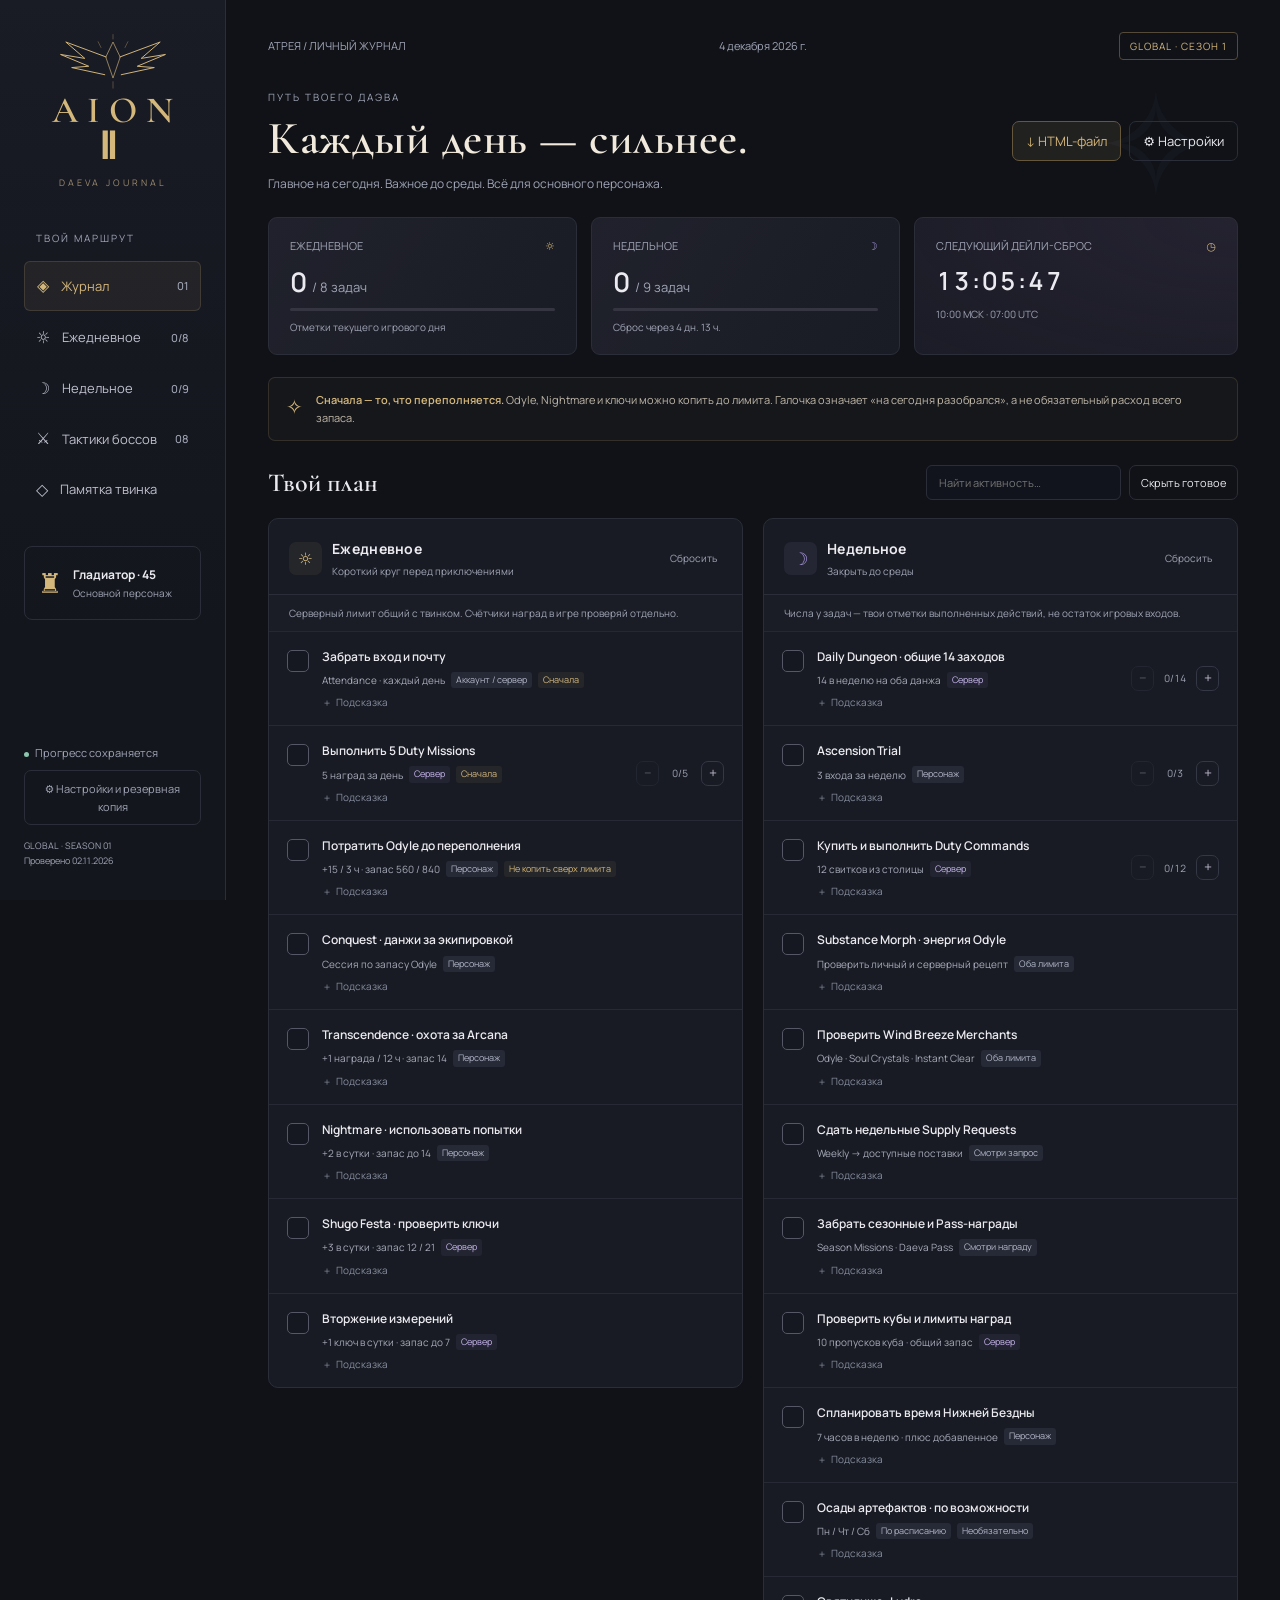
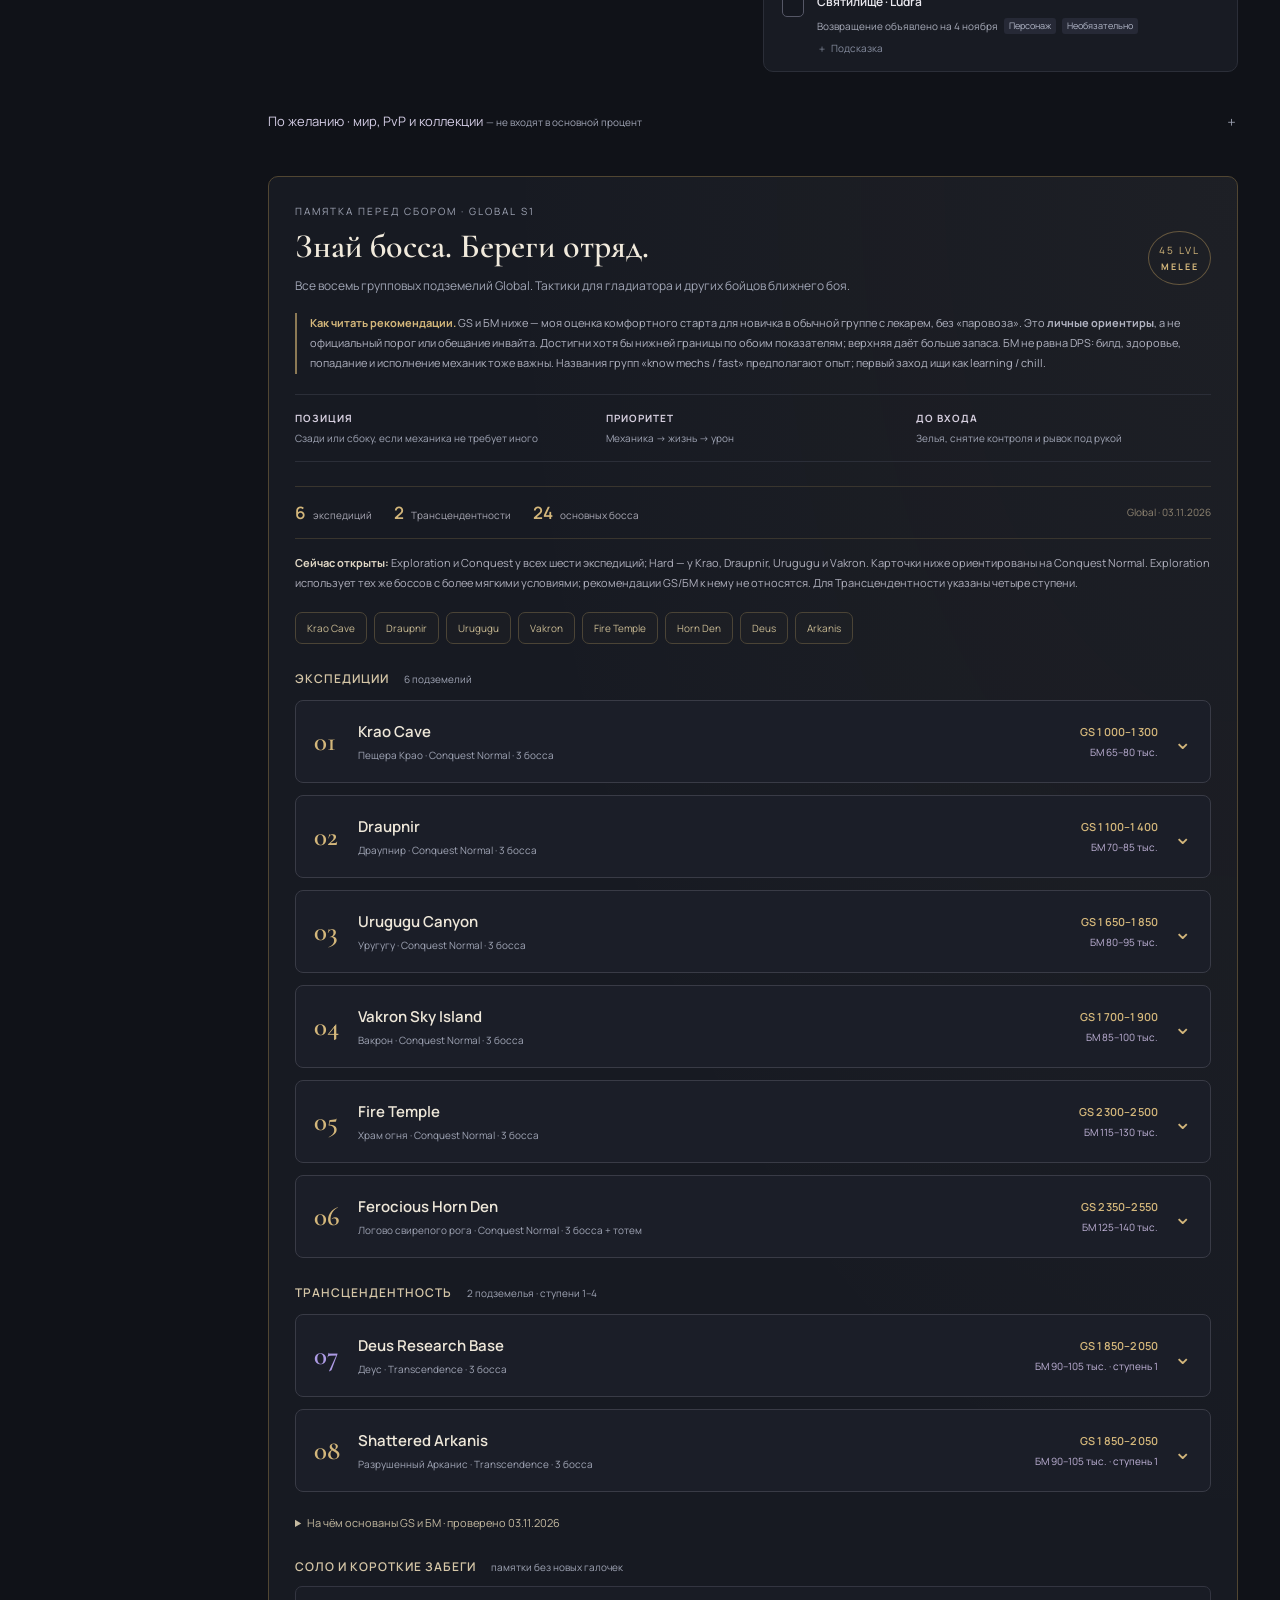
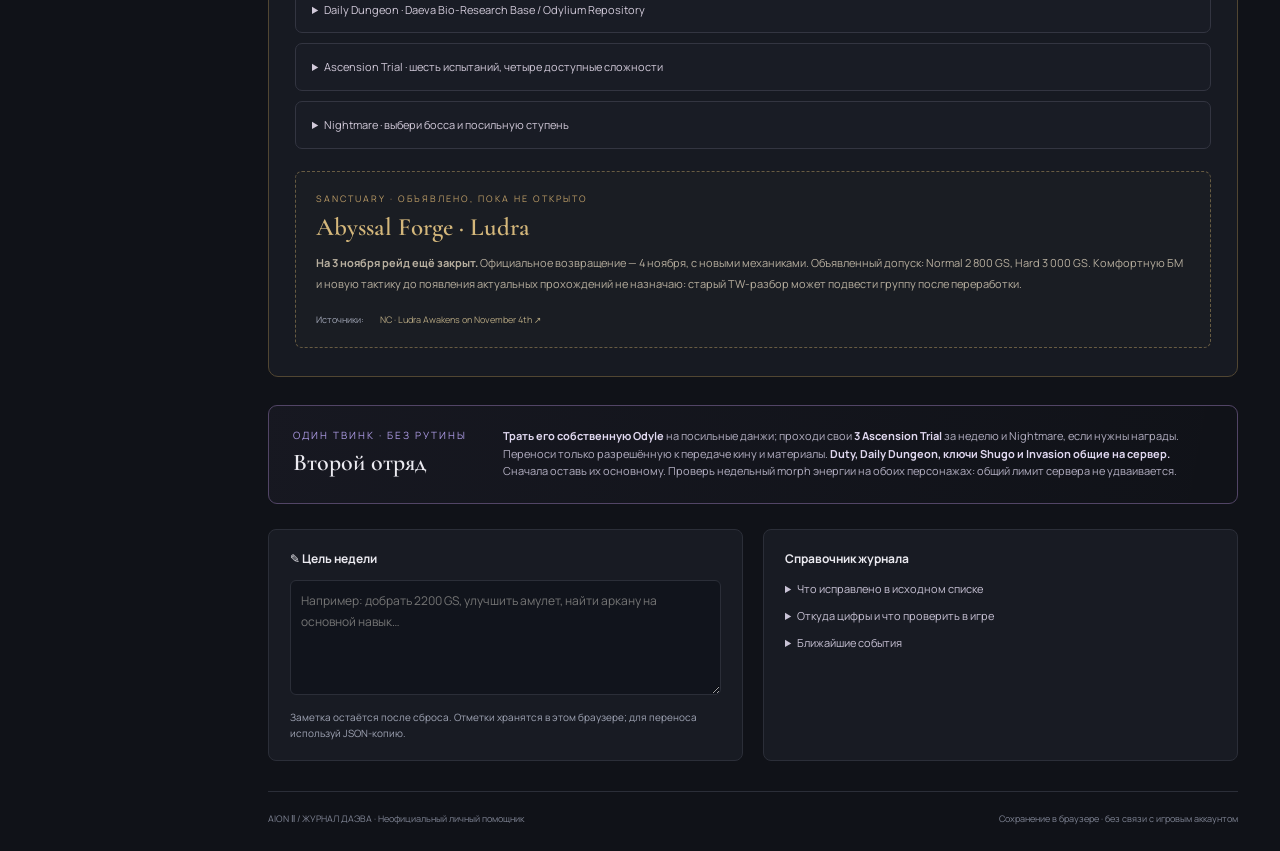
<file: src/games/aion2-checklist.html>
<!doctype html>
<html lang="ru"><head><meta charset="utf-8"><meta name="viewport" content="width=device-width,initial-scale=1"><meta name="theme-color" content="#101218"><title>AION 2 — Журнал даэва</title>
<style>
@import url('https://fonts.googleapis.com/css2?family=Cormorant+Garamond:wght@500;600;700&family=Manrope:wght@400;500;600;700;800&display=swap');
:root{color-scheme:dark;--bg:#101218;--panel:#191c25;--line:#2b2e38;--muted:#a0a5b5;--text:#ebeaf0;--gold:#d4b77b;--violet:#ad9be4;--green:#8cc6ae}*{box-sizing:border-box}html{scroll-behavior:smooth;scroll-padding-top:35px}body{margin:0;background:var(--bg);color:var(--text);font:13px/1.6 Manrope,system-ui,sans-serif}button,input,textarea,select{font:inherit}button,a,input{touch-action:manipulation}button{cursor:pointer}a{color:var(--gold);text-decoration:none}a:hover{text-decoration:underline}button:focus-visible,a:focus-visible,input:focus-visible,textarea:focus-visible,summary:focus-visible{outline:2px solid var(--gold);outline-offset:4px}button{color:inherit;background:none;border:1px solid var(--line);border-radius:7px;padding:9px 13px}button:hover{background:#272935;border-color:#57515f}button:disabled{opacity:.4;cursor:default}input,textarea{color:var(--text);background:#11141c;border:1px solid var(--line);border-radius:6px;padding:10px}input[type=checkbox]{accent-color:var(--gold)}.layout{display:grid;grid-template-columns:226px 1fr;min-height:100vh}.sidebar{position:sticky;top:0;height:100vh;padding:32px 24px;display:flex;flex-direction:column;border-right:1px solid var(--line);background:linear-gradient(180deg,#191b25 0%,#14161d 70%)}.brand{text-align:center;color:var(--gold);margin-bottom:40px}.brand svg{width:118px;height:60px;display:block;margin:auto}.brand strong{font:600 37px/1 'Cormorant Garamond',Georgia,serif;letter-spacing:9px;margin-left:9px}.brand small{display:block;letter-spacing:3px;font-size:9px;color:#9b8b6e;margin-top:10px}.nav-label,.eyebrow{font-size:10px;letter-spacing:2px;color:var(--muted);text-transform:uppercase}.nav-label{margin:0 12px 12px}.nav a{display:flex;gap:12px;align-items:center;padding:11px 12px;color:#bfc0cc;border-radius:6px;margin:3px 0}.nav a.active{background:#d4b77b12;color:var(--gold);border:1px solid #d4b77b29}.nav a span:first-child{font-size:16px}.nav a b{margin-left:auto;font-size:11px;font-weight:500;color:var(--muted)}.character{margin-top:30px;padding:17px 13px;border:1px solid var(--line);border-radius:8px}.character .gem{color:var(--gold);font-size:27px;float:left;margin-right:11px;line-height:1.4}.character strong{font-size:12px}.character small{display:block;color:var(--muted);font-size:10px}.side-bottom{margin-top:auto;padding-top:30px;color:var(--muted);font-size:11px}.side-bottom button{width:100%;margin-top:8px;font-size:11px}.status-dot{display:inline-block;background:var(--green);width:5px;height:5px;border-radius:50%;margin-right:6px}.main{padding:32px 42px 24px;max-width:1610px;width:100%;margin:auto}.topbar{display:flex;justify-content:space-between;align-items:center;color:var(--muted);font-size:11px;gap:15px}.topbar .season{padding:5px 10px;border:1px solid #544a37;border-radius:4px;color:var(--gold);font-size:10px;letter-spacing:1px}.hero{display:flex;justify-content:space-between;align-items:center;padding:29px 0 24px;gap:20px;position:relative}.hero:after{content:'✧';position:absolute;right:2%;font-size:150px;color:#b6a0df09;pointer-events:none;line-height:1}.hero h1{font:600 46px/1.15 'Cormorant Garamond',Georgia,serif;margin:7px 0;color:#f1eadc;letter-spacing:.5px}.hero p{margin:9px 0 0;color:var(--muted);font-size:12px}.hero .hero-actions{display:flex;gap:8px;z-index:1}.gold-button{background:#d4b77b17;border-color:#65573c;color:var(--gold)}.metrics{display:grid;grid-template-columns:1fr 1fr 1.05fr;gap:14px;margin-bottom:22px}.metric{border:1px solid var(--line);border-radius:9px;background:linear-gradient(125deg,#20212c,#191c24);padding:19px 21px}.metric-label{font-size:11px;color:var(--muted);display:flex;justify-content:space-between;gap:8px}.metric-label i{color:var(--gold);font-style:normal}.metric strong{font-size:27px;font-weight:600;display:block;line-height:1.4;margin:8px 0}.metric strong small{font-size:13px;font-weight:400;color:var(--muted)}.bar{height:3px;background:#353541;border-radius:3px;overflow:hidden}.bar span{display:block;height:100%;background:var(--gold);transition:width .25s}.metric.week .bar span{background:var(--violet)}.metric .hint{font-size:10px;color:var(--muted);margin-top:8px}.metric.clock{background:radial-gradient(ellipse at top right,#493a5233,transparent),#1b1c27}.metric.clock strong{font-variant-numeric:tabular-nums;letter-spacing:2px;font-size:25px}.alert{display:flex;gap:13px;padding:13px 17px;background:#d4b77b08;border:1px solid #d4b77b27;border-radius:7px;margin:0 0 24px;color:#c0b8a9;font-size:11px}.alert .symbol{font-size:20px;color:var(--gold)}.alert b{color:var(--gold);font-weight:600}.toolbar{display:flex;align-items:center;justify-content:space-between;gap:16px;margin-bottom:18px}.toolbar h2{font:600 26px 'Cormorant Garamond',Georgia,serif;margin:0}.tools{display:flex;gap:8px;align-items:center}.search{width:195px;font-size:11px;padding:8px 12px}.tools button{font-size:11px;padding:8px 11px}.tools button[aria-pressed=true]{border-color:#877554;color:var(--gold)}.board{display:grid;grid-template-columns:1fr 1fr;gap:20px;align-items:start}.panel{border:1px solid var(--line);border-radius:10px;overflow:hidden;background:#181b23}.panel-head{padding:19px 20px 15px;display:flex;align-items:center;justify-content:space-between;border-bottom:1px solid var(--line);gap:8px}.section-name{display:flex;align-items:center;gap:10px}.section-icon{color:var(--gold);background:#d4b77b12;width:33px;height:33px;display:grid;place-items:center;border-radius:7px;font-size:17px}.week .section-icon{background:#ad9be415;color:var(--violet)}.panel-head h3{font-size:14px;letter-spacing:.3px;margin:0}.panel-head small{display:block;color:var(--muted);font-size:10px;margin-top:2px}.panel-head button{border:0;color:var(--muted);font-size:10px;padding:5px}.panel-intro{font-size:10px;padding:10px 20px;color:var(--muted);background:#ffffff02;border-bottom:1px solid #252832}.task{display:grid;grid-template-columns:24px minmax(0,1fr) auto;gap:11px;padding:15px 18px;border-bottom:1px solid #272a34;transition:background .2s}.task:last-child{border-bottom:0}.task:hover{background:#ffffff03}.task.done{background:#8cc6ae04}.check{appearance:none;width:20px;height:20px;margin:3px 0 0;border:1px solid #555766;border-radius:5px;background:#151820;display:grid;place-items:center;cursor:pointer}.check:checked{background:var(--gold);border-color:var(--gold)}.check:checked:after{content:'✓';font-size:14px;color:#211e17;font-weight:800}.task.done .task-title{color:#8d929d;text-decoration:line-through;text-decoration-color:#666b75}.task-title{font-size:12px;font-weight:600;cursor:pointer;display:block}.tags{display:flex;flex-wrap:wrap;gap:6px;align-items:center;margin-top:6px;color:#a8acba;font-size:10px}.badge{font-size:9px;border-radius:3px;padding:1px 5px;background:#262936;color:#b2b7c8}.badge.server{color:#c6b5ec;background:#ad9be412}.badge.urgent{color:var(--gold);background:#d4b77b12}.task details{margin-top:6px;color:var(--muted);font-size:10px}.task summary{cursor:pointer;list-style:none;color:#868d9f}.task summary:before{content:'＋';margin-right:4px}.task details[open] summary:before{content:'−'}.task details p{margin:8px 0 4px;line-height:1.8;max-width:410px}.task details a{font-size:9px}.stepper{align-self:center;display:flex;align-items:center;gap:6px;white-space:nowrap}.stepper button{padding:0;width:23px;height:25px;font-size:14px;color:#bcb7c9;border-color:#343744}.stepper output{font-size:10px;min-width:30px;text-align:center;color:var(--muted);font-variant-numeric:tabular-nums}.task.locked{opacity:.55}.empty{color:var(--muted);padding:30px;text-align:center;font-size:12px}.extra{margin-top:23px}.extra summary{cursor:pointer;padding:16px 0;color:#d3cce4;font-size:13px;list-style:none}.extra summary:after{content:'＋';float:right;color:var(--muted)}.extra[open] summary:after{content:'−'}.optional-list{display:grid;grid-template-columns:1fr 1fr;gap:0 18px;padding:0 12px 12px}.optional-list .task{border-radius:6px}.alt{margin:25px 0;border:1px solid #524566;border-radius:9px;background:linear-gradient(100deg,#ad9be40b,transparent);padding:21px 24px;display:grid;grid-template-columns:190px 1fr;gap:20px}.alt h3{font:600 24px 'Cormorant Garamond',Georgia,serif;margin:5px 0}.alt .eyebrow{color:var(--violet)}.alt p{margin:0;color:#b4b0c3;font-size:11px}.alt strong{color:#e0d8f0}.bottom-grid{display:grid;grid-template-columns:1fr 1fr;gap:20px}.notes,.reference{border:1px solid var(--line);border-radius:8px;padding:19px 21px;background:#181b23}.notes h3,.reference h3{font-size:12px;margin:0 0 12px}.notes textarea{width:100%;height:115px;resize:vertical;line-height:1.7;font-size:12px}.notes .hint{color:var(--muted);font-size:10px;margin:8px 0 0}.reference details{font-size:11px;color:var(--muted);margin:9px 0}.reference summary{cursor:pointer;color:#c9c3d6}.reference p,.reference li{font-size:10px;line-height:1.8}.reference ul{padding-left:18px}.footer{border-top:1px solid var(--line);padding:20px 0 0;margin-top:30px;display:flex;gap:15px;justify-content:space-between;font-size:9px;color:#7f8494}.footer a{color:#a4a0b0}dialog{background:#1d202b;border:1px solid #4c455b;border-radius:12px;color:var(--text);max-width:500px;width:calc(100% - 30px);padding:25px}dialog::backdrop{background:#07090dcc;backdrop-filter:blur(4px)}dialog h2{font:600 30px 'Cormorant Garamond',Georgia,serif;margin:0 0 12px}dialog p,dialog label{font-size:12px;color:var(--muted)}dialog .setting{display:flex;justify-content:space-between;align-items:center;gap:20px;margin:18px 0}dialog .actions{display:flex;gap:10px;justify-content:flex-end;margin-top:24px}.toast{position:fixed;bottom:25px;left:50%;transform:translateX(-50%);background:#302c38;border:1px solid #7e6d4e;border-radius:7px;padding:11px 20px;z-index:5;font-size:12px;box-shadow:0 8px 50px #0008}.toast[hidden]{display:none}.nojs{padding:20px;background:#453225}.week-total{color:var(--violet)}@media(min-width:1600px){.main{padding-left:60px;padding-right:60px}}@media(max-width:1150px){.layout{grid-template-columns:190px 1fr}.sidebar{padding:25px 16px}.main{padding:25px}.task{padding:14px 13px;gap:8px}.board{gap:14px}.hero h1{font-size:39px}.alt{grid-template-columns:150px 1fr}.metrics{gap:10px}.metric{padding:15px}}@media(max-width:900px){.layout{display:block}.sidebar{position:relative;height:auto;border-right:0;border-bottom:1px solid var(--line);display:flex;flex-direction:row;align-items:center;padding:12px 22px;gap:20px}.brand{margin:0;display:flex;align-items:center;gap:8px}.brand svg{width:40px;height:30px}.brand strong{font-size:25px;letter-spacing:4px;margin:0}.brand small,.nav-label,.character,.side-bottom{display:none}.nav{display:flex;margin-left:auto}.nav a{font-size:11px;padding:6px 10px}.nav a b{display:none}.main{padding:24px}.hero{padding-top:22px}.hero h1{font-size:39px}.board{gap:16px}.bottom-grid{grid-template-columns:1fr 1fr}.hero-actions button{font-size:11px}.task{grid-template-columns:22px minmax(0,1fr)}.stepper{grid-column:2;justify-content:flex-end;margin-top:-3px}.stepper output{min-width:34px}}@media(max-width:680px){.main{padding:18px 16px}.topbar{font-size:9px}.hero{align-items:flex-start}.hero h1{font-size:36px}.hero p{font-size:11px}.hero-actions{flex-direction:column}.hero-actions button{padding:7px 9px;font-size:10px}.metrics{grid-template-columns:1fr 1fr}.metric.clock{grid-column:1/-1;display:grid;grid-template-columns:1fr 1fr;align-items:center;padding:13px 17px}.clock .metric-label{display:block}.metric.clock strong{margin:0;text-align:right;font-size:23px}.clock .hint{grid-column:1/-1;margin-top:3px}.toolbar{align-items:flex-start;gap:10px}.toolbar h2{font-size:23px}.tools{flex-wrap:wrap;justify-content:flex-end}.search{width:150px}.board,.optional-list,.bottom-grid{grid-template-columns:1fr}.task{grid-template-columns:24px minmax(0,1fr) auto;padding:16px}.stepper{grid-column:auto;margin:0}.alt{grid-template-columns:1fr;gap:8px;padding:20px}.alt h3{margin:0}.nav a{font-size:0}.nav a span:first-child{font-size:16px}.nav{gap:5px}.nav a.active{border:0}.sidebar{padding:12px 16px;gap:5px}.footer{flex-direction:column;gap:5px}.alert{font-size:10px}.metric strong{font-size:24px}}@media(prefers-reduced-motion:reduce){*{scroll-behavior:auto!important;transition:none!important}}
@media(max-width:680px){.toolbar{flex-direction:column}.tools{width:100%}.search{flex:1;min-width:0}.toolbar h2{white-space:nowrap}}

.boss-guide{margin:28px 0;border:1px solid #514632;border-radius:10px;padding:26px;background:radial-gradient(ellipse at top right,#d4b77b09,transparent 55%),#171a22}
.guide-heading{display:flex;justify-content:space-between;align-items:center;gap:15px}.guide-heading h2{font:600 34px/1.2 'Cormorant Garamond',Georgia,serif;color:#f1eadc;margin:8px 0}.guide-heading p{font-size:12px;color:var(--muted);margin:7px 0 18px}.guide-seal{min-width:63px;text-align:center;color:var(--gold);border:1px solid #65573e;padding:10px 8px;font-size:10px;letter-spacing:2px;border-radius:50%}.guide-seal b{font-size:9px}.guide-readme{font-size:11px;line-height:1.85;color:#b1b3c1;border-left:2px solid #8b7955;padding:0 0 0 13px}.guide-readme>b{color:var(--gold)}.melee-rules{display:grid;grid-template-columns:1fr 1fr 1fr;gap:16px;margin:20px 0 24px;padding:15px 0;border-top:1px solid var(--line);border-bottom:1px solid var(--line);font-size:10px;color:var(--muted)}.melee-rules b{display:block;color:#d5cede;font-size:10px;text-transform:uppercase;letter-spacing:1px;margin-bottom:4px}
.dungeon{border:1px solid #393b46;border-radius:8px;margin:12px 0;background:#1b1e28;overflow:hidden}.dungeon>summary{list-style:none;display:flex;align-items:center;gap:16px;padding:19px 18px;cursor:pointer}.dungeon>summary::-webkit-details-marker{display:none}.dungeon>summary:hover{background:#d4b77b06}.dungeon-mark{font:600 27px 'Cormorant Garamond',Georgia,serif;color:var(--gold);width:28px}.dungeon-mark.violet{color:var(--violet)}.dungeon-name{flex:1;min-width:0}.dungeon-name>b{display:block;font-size:15px;font-weight:600;color:#eee7d9}.dungeon-name small{color:var(--muted);font-size:10px;display:block;margin-top:3px}.dungeon-power{text-align:right;white-space:nowrap}.dungeon-power b{font-size:11px;color:var(--gold);font-weight:600;display:block}.dungeon-power small{font-size:10px;display:block;color:#c2b5da;margin-top:3px}.dungeon-chevron{color:var(--gold);font-size:22px;transition:transform .2s;line-height:1}.dungeon[open]{border-color:#8c7851}.dungeon[open] .dungeon-chevron{transform:rotate(180deg)}.dungeon[open]>summary{border-bottom:1px solid #383641;background:#d4b77b06}.dungeon-body{padding:19px;background:#151820}.dungeon-context{font-size:12px;color:#b4b5c4;line-height:1.85;margin:0 0 20px}.dungeon-context b{color:#dfd6c4}.boss-cards{display:grid;grid-template-columns:1fr 1fr;gap:14px}.boss-card{background:#1b1e28;border:1px solid #303340;border-radius:7px;padding:19px}.boss-kicker{color:var(--muted);font-size:9px;text-transform:uppercase;letter-spacing:1px}.boss-card h3{font-size:16px;font-weight:600;color:#ede3cd;margin:6px 0 13px}.boss-final{grid-column:1/-1;border-color:#554737;background:linear-gradient(100deg,#d4b77b05,transparent),#1b1e28}.boss-call{font-size:10px;font-weight:700;letter-spacing:.35px;padding:8px 10px;border-radius:4px;margin-bottom:14px;border:1px solid transparent}.boss-call.stop{color:#efac9e;background:#ed9b8c0c;border-color:#ed9b8c25}.boss-call.move{color:#c2b4ed;background:#ad9be40b;border-color:#ad9be425}.boss-call.stack{color:#a6d4bf;background:#8cc6ae0c;border-color:#8cc6ae25}.boss-card ul{padding-left:17px;margin:0}.boss-card li{font-size:12px;line-height:1.85;color:#bbbcca;margin-bottom:11px;padding-left:2px}.boss-card li:last-child{margin-bottom:0}.boss-card li::marker{color:#827252}.boss-card li b,.boss-card li strong{color:#ebe5d9;font-weight:600}.boss-memory{font-size:10px;color:#b8af9b;margin:15px 0 0;padding-top:12px;border-top:1px solid #34343d}.boss-memory b{color:var(--gold)}.mode-note{border-left:2px solid #8e7cb3;margin:19px 0 0;padding:3px 0 3px 13px}.mode-note>b{font-size:11px;color:#cebee9}.mode-note p{font-size:10px;color:#b0acbe;line-height:1.85;margin:5px 0}.mode-note strong{color:#e0d8ed}.guide-sources{display:flex;gap:8px 16px;flex-wrap:wrap;color:var(--muted);font-size:9px;margin-top:18px}.guide-sources a{color:#b5a681}.guide-method{margin-top:22px;font-size:10px;color:var(--muted)}.guide-method>summary{cursor:pointer;color:#c5baa1;font-size:11px}.guide-method p{line-height:1.85}.power-table-wrap{overflow:auto;margin:0 0 20px}.power-table{width:100%;border-collapse:collapse;font-size:11px;text-align:left}.power-table caption{text-align:left;color:var(--violet);font-size:10px;margin-bottom:10px}.power-table th{font-weight:500;font-size:10px;color:var(--muted);background:#20222d}.power-table th,.power-table td{padding:10px 13px;border-bottom:1px solid #313440;white-space:nowrap}.power-table td:nth-child(2){color:var(--gold)}.power-table td:nth-child(3){color:#d0c1e7}
@media(min-width:1200px){.boss-cards{grid-template-columns:1fr 1fr 1.25fr}.boss-final{grid-column:auto}}
@media(max-width:800px){.boss-guide{padding:20px}.boss-cards{grid-template-columns:1fr}.boss-final{grid-column:auto}.dungeon>summary{gap:12px;padding:17px 13px}.dungeon-body{padding:14px}.dungeon-name>b{font-size:13px}.guide-seal{display:none}}
@media(max-width:520px){.nav{flex-wrap:wrap}.boss-guide{padding:16px 12px;margin:24px 0}.guide-heading h2{font-size:29px}.guide-heading p{font-size:11px}.melee-rules{grid-template-columns:1fr;gap:10px;margin:16px 0}.melee-rules b{display:inline;margin-right:6px}.dungeon>summary{display:grid;grid-template-columns:24px minmax(0,1fr) 16px;gap:4px 8px}.dungeon-power{grid-column:2;grid-row:2;text-align:left;white-space:normal;display:flex;flex-wrap:wrap;gap:3px 10px;margin-top:6px}.dungeon-power small{margin-top:0}.dungeon-chevron{grid-column:3;grid-row:1/3}.dungeon-name small{font-size:9px}.dungeon-body{padding:12px}.boss-card{padding:15px}.boss-call{font-size:9px}.power-table th,.power-table td{padding:9px 10px}}

.guide-coverage{display:flex;flex-wrap:wrap;gap:10px 22px;margin:23px 0 12px;padding:12px 0;border-top:1px solid #39352e;border-bottom:1px solid #39352e;font-size:10px;color:#a9a8b4}.guide-coverage b{font-size:17px;font-weight:600;color:var(--gold);margin-right:5px}.guide-coverage span:last-child{margin-left:auto;color:#918673;align-self:center}.guide-scope{font-size:11px;color:#b0b0bd;line-height:1.85;margin:14px 0}.guide-scope b{color:#dfd6c4}.guide-jumps{display:flex;gap:7px;flex-wrap:wrap;margin:18px 0 24px}.guide-jumps button{font-size:10px;padding:7px 11px;color:#c8b992;border-color:#4b4436;background:#d4b77b05}.guide-jumps button:hover{background:#d4b77b15;border-color:#96805a}.guide-group{font-size:12px;font-weight:600;letter-spacing:1px;text-transform:uppercase;color:#d5c6a7;margin:25px 0 10px}.guide-group span{font-weight:400;letter-spacing:0;text-transform:none;color:var(--muted);font-size:10px;margin-left:12px}.solo-guide{border:1px solid #333541;border-radius:7px;margin:10px 0;background:#191c25}.solo-guide>summary{cursor:pointer;padding:14px 16px;font-size:11px;color:#d2cada}.solo-guide>div{padding:0 18px 17px;color:#b1afbf;font-size:11px;line-height:1.9}.solo-guide p{margin:9px 0}.solo-guide b{color:#dfd9e7}.raid-status{margin:22px 0 2px;padding:20px;border:1px dashed #675b42;border-radius:7px;background:#d4b77b05}.raid-status h3{font:600 25px 'Cormorant Garamond',Georgia,serif;margin:6px 0;color:var(--gold)}.raid-status p{font-size:11px;line-height:1.9;color:#b8af9f}.raid-status .eyebrow{font-size:9px;color:#bc9c66}@media(max-width:520px){.guide-coverage{gap:10px 14px}.guide-coverage span:last-child{margin-left:0;width:100%}.guide-group span{display:block;margin:4px 0 0}.guide-jumps button{flex:1 0 27%;padding:7px 6px}}
</style></head><body>
<noscript><p class="nojs">Включи JavaScript, чтобы отмечать задачи и сохранять прогресс.</p></noscript>
<div class="layout"><aside class="sidebar"><div class="brand"><div><svg viewBox="0 0 180 85" fill="none" aria-hidden="true"><path d="M90 12L101 35L90 67L79 35Z" stroke="currentColor"/><path d="M80 35L18 12L47 37L10 31L53 49L27 51L78 62M100 35L162 12L133 37L170 31L127 49L153 51L102 62" stroke="currentColor" stroke-width="1.5"/><path d="M90 0V8M90 72V83M67 11L72 21M113 11L108 21" stroke="currentColor" opacity=".5"/></svg></div><div><strong>AION Ⅱ</strong><small>DAEVA JOURNAL</small></div></div>
<div class="nav-label">Твой маршрут</div><nav class="nav"><a class="active" href="#journal"><span>◈</span>Журнал<b>01</b></a><a href="#daily"><span>☼</span>Ежедневное<b id="navDaily">0/0</b></a><a href="#weekly"><span>☽</span>Недельное<b id="navWeek">0/0</b></a><a href="#boss-guides"><span>⚔</span>Тактики боссов<b>08</b></a><a href="#alt"><span>◇</span>Памятка твинка</a></nav>
<div class="character"><span class="gem">♜</span><strong>Гладиатор · 45</strong><small>Основной персонаж</small></div><div class="side-bottom"><div id="saveStatus"><span class="status-dot"></span>Прогресс сохраняется</div><button id="settingsButton">⚙ Настройки и резервная копия</button><p style="font-size:9px;margin:14px 0 0">GLOBAL · SEASON 01<br>Проверено 02.11.2026</p></div></aside>
<main class="main" id="journal"><div class="topbar"><span>АТРЕЯ / ЛИЧНЫЙ ЖУРНАЛ</span><span id="todayDate"></span><span class="season">GLOBAL · СЕЗОН 1</span></div>
<header class="hero"><div><div class="eyebrow">Путь твоего даэва</div><h1>Каждый день — сильнее.</h1><p>Главное на сегодня. Важное до среды. Всё для основного персонажа.</p></div><div class="hero-actions"><button class="gold-button" id="downloadHtml">↓ HTML-файл</button><button id="mobileSettings">⚙ Настройки</button></div></header>
<section class="metrics" aria-label="Прогресс"><div class="metric"><div class="metric-label">ЕЖЕДНЕВНОЕ <i>☼</i></div><strong id="dailyStat">0 <small>/ 0 задач</small></strong><div class="bar"><span id="dailyBar"></span></div><div class="hint">Отметки текущего игрового дня</div></div><div class="metric week"><div class="metric-label">НЕДЕЛЬНОЕ <i style="color:var(--violet)">☽</i></div><strong id="weekStat">0 <small>/ 0 задач</small></strong><div class="bar"><span id="weekBar"></span></div><div class="hint" id="weekRemaining"></div></div><div class="metric clock"><div class="metric-label">СЛЕДУЮЩИЙ ДЕЙЛИ-СБРОС <i>◷</i></div><strong id="countdown">—</strong><div class="hint" id="resetLabel">10:00 МСК · 07:00 UTC</div></div></section>
<div class="alert"><span class="symbol">✧</span><div><b>Сначала — то, что переполняется.</b> Odyle, Nightmare и ключи можно копить до лимита. Галочка означает «на сегодня разобрался», а не обязательный расход всего запаса.</div></div>
<div class="toolbar"><h2>Твой план</h2><div class="tools"><input class="search" id="search" type="search" placeholder="Найти активность…" aria-label="Поиск активности"><button id="hideDone" aria-pressed="false">Скрыть готовое</button></div></div>
<div class="board"><section class="panel" id="daily"><div class="panel-head"><div class="section-name"><span class="section-icon">☼</span><div><h3>Ежедневное</h3><small>Короткий круг перед приключениями</small></div></div><button data-reset="daily">Сбросить</button></div><div class="panel-intro">Серверный лимит общий с твинком. Счётчики наград в игре проверяй отдельно.</div><div id="dailyList"></div></section><section class="panel week" id="weekly"><div class="panel-head"><div class="section-name"><span class="section-icon">☽</span><div><h3>Недельное</h3><small>Закрыть до среды</small></div></div><button data-reset="weekly">Сбросить</button></div><div class="panel-intro">Числа у задач — твои отметки выполненных действий, не остаток игровых входов.</div><div id="weeklyList"></div></section></div>
<details class="extra" id="extras"><summary>По желанию · мир, PvP и коллекции <span style="color:var(--muted);font-size:10px">— не входят в основной процент</span></summary><div class="panel optional-list" id="optionalList"></div></details>
<section class="boss-guide" id="boss-guides" aria-labelledby="boss-guide-title">
  <div class="guide-heading"><div><div class="eyebrow">Памятка перед сбором · Global S1</div><h2 id="boss-guide-title">Знай босса. Береги отряд.</h2><p>Все восемь групповых подземелий Global. Тактики для гладиатора и других бойцов ближнего боя.</p></div><span class="guide-seal">45 LVL<br><b>MELEE</b></span></div>
  <div class="guide-readme"><b>Как читать рекомендации.</b> GS и БМ ниже — моя оценка комфортного старта для новичка в обычной группе с лекарем, без «паровоза». Это <strong>личные ориентиры</strong>, а не официальный порог или обещание инвайта. Достигни хотя бы нижней границы по обоим показателям; верхняя даёт больше запаса. БМ не равна DPS: билд, здоровье, попадание и исполнение механик тоже важны. Названия групп «know mechs / fast» предполагают опыт; первый заход ищи как learning / chill.</div>
  <div class="melee-rules"><span><b>Позиция</b> Сзади или сбоку, если механика не требует иного</span><span><b>Приоритет</b> Механика → жизнь → урон</span><span><b>До входа</b> Зелья, снятие контроля и рывок под рукой</span></div>

  <div class="guide-coverage"><span><b>6</b> экспедиций</span><span><b>2</b> Трансцендентности</span><span><b>24</b> основных босса</span><span>Global · 03.11.2026</span></div><p class="guide-scope"><b>Сейчас открыты:</b> Exploration и Conquest у всех шести экспедиций; Hard — у Krao, Draupnir, Urugugu и Vakron. Карточки ниже ориентированы на Conquest Normal. Exploration использует тех же боссов с более мягкими условиями; рекомендации GS/БМ к нему не относятся. Для Трансцендентности указаны четыре ступени.</p><nav class="guide-jumps" aria-label="Выбрать подземелье"><button data-guide-target="guide-krao">Krao Cave</button><button data-guide-target="guide-draupnir">Draupnir</button><button data-guide-target="guide-urugugu">Urugugu</button><button data-guide-target="guide-vakron">Vakron</button><button data-guide-target="guide-fire">Fire Temple</button><button data-guide-target="guide-horn">Horn Den</button><button data-guide-target="guide-deus">Deus</button><button data-guide-target="guide-arkanis">Arkanis</button></nav><h3 class="guide-group">Экспедиции <span>6 подземелий</span></h3><details class="dungeon" name="boss-dungeon" id="guide-krao"><summary><span class="dungeon-mark">01</span><span class="dungeon-name"><b>Krao Cave</b><small>Пещера Крао · Conquest Normal · 3 босса</small></span><span class="dungeon-power"><b>GS 1 000–1 300</b><small>БМ 65–80 тыс.</small></span><span class="dungeon-chevron" aria-hidden="true">⌄</span></summary><div class="dungeon-body"><p class="dungeon-context">Стартовая экспедиция 45 уровня: допуск Conquest — 700 GS. У двух промежуточных боссов разные ветки; порядок зависит от маршрута группы. Ниже — безопасный план для первого прохождения, а не маршрут для пропуска боссов.</p><div class="boss-cards"><article class="boss-card"><div class="boss-kicker">Ветка · ближний бой</div><h3>Enhanced Harcon</h3><div class="boss-call move">РАЗМЕТКА СНАЙПЕРОВ → В ПРОСВЕТ</div><ul><li><b>Линии через арену:</b> уходи в промежутки между выстрелами Sniping Croka. Камера сверху помогает видеть путь отхода.</li><li><b>Личные круги и мины:</b> выходи до удара; не забегай в соседнюю опасную зону ради продолжения комбо.</li><li><b>Для мили:</b> стой за спиной или сбоку и сохраняй рывок для пересекающихся линий.</li></ul><p class="boss-memory"><b>Приоритет:</b> выйти из разметки, затем продолжить урон.</p></article><article class="boss-card"><div class="boss-kicker">Ветка · дальние атаки</div><h3>Neglected Gadioton</h3><div class="boss-call move">СТЯЖКА → ГОТОВЬ УКЛОНЕНИЕ</div><ul><li><b>Стяжка группы:</b> готовься сразу уклониться от следующей атаки. Не прожимай длинный навык в момент притягивания.</li><li><b>Луч и большие прямоугольники:</b> выходи вбок. Из кругов, мин и огненных луж уходи сразу, не пережидай их на блоке.</li><li><b>Для мили:</b> после безопасного сближения контролируй пол под ногами — за моделью босса его легко пропустить.</li></ul><p class="boss-memory"><b>Приоритет:</b> после стяжки сначала проверь пол.</p></article><article class="boss-card boss-final"><div class="boss-kicker">Финальный босс · укрытие и Stagger</div><h3>Ultimate Berk</h3><div class="boss-call stack">ВОЛНА → ЗА КАМЕНЬ · ШКАЛА → STAGGER</div><ul><li><b>Волна смерти:</b> когда поднимаются камни, встань так, чтобы камень находился между тобой и Берком. Проверь жёлтое свечение защиты. Одной близости к камню недостаточно.</li><li><b>Проверка Stagger:</b> заранее сохрани сильные навыки ошеломления и стигмы. На открывшейся шкале атакует вся группа; не успели — вайп.</li><li><b>Красная пыль / вращение:</b> прекращай мили-атаку и выходи из радиуса. Цель ведёт босса по краю, остальные не пересекают его путь.</li><li><b>Для мили:</b> обычную связку ударов пережидай строго за спиной. После рывка не гонись вслепую: босс может вернуться по той же линии.</li></ul><p class="boss-memory"><b>Главное:</b> иммунитет гладиатора не заменяет укрытие от смертельной волны.</p></article></div><aside class="mode-note"><b>Conquest [Hard] · доступен</b><p>Комфортный ориентир: <strong>GS 2 750–2 950 · БМ 160–185 тыс.</strong> Допуск 2 600, на финале 4 минуты и по 3 воскрешения. Выбирай светящийся жёлтым камень. Для Hard-гайда с участием NoBS описаны дополнительные вращающиеся разметки и снайперы: читай поле и не считай любое укрытие безопасным.</p></aside><div class="guide-sources">Источники: <a href="https://aion2maps.com/guides/krao-cave/" target="_blank" rel="noopener">Aion 2 Maps · базовые механики ↗</a><a href="https://mobalytics.gg/gamebase/guides/aion-2-krao-cave" target="_blank" rel="noopener">Mobalytics / NoBS · Hard ↗</a></div></div></details><details class="dungeon" name="boss-dungeon" id="guide-draupnir"><summary><span class="dungeon-mark">02</span><span class="dungeon-name"><b>Draupnir</b><small>Драупнир · Conquest Normal · 3 босса</small></span><span class="dungeon-power"><b>GS 1 100–1 400</b><small>БМ 70–85 тыс.</small></span><span class="dungeon-chevron" aria-hidden="true">⌄</span></summary><div class="dungeon-body"><p class="dungeon-context">Допуск — 700 GS. По пути не трогай яйца и не заходи в красную воду; регистрируй кибелиски. В Conquest некоторые группы пропускают промежуточных боссов: заранее уточни маршрут и не отделяйся.</p><div class="boss-cards"><article class="boss-card"><div class="boss-kicker">Босс 1 · ядовитые зоны</div><h3>Predator Saraswati</h3><div class="boss-call move">ПРЫЖОК → ВЫЙТИ ИЗ СИНЕЙ ЛУЖИ</div><ul><li><b>Прыжок на цель:</b> под приземлением остаётся синяя ядовитая зона. Сразу сойди с неё, не ставь туда остальных мили.</li><li><b>Малый круг и фронтальный конус:</b> не попадай в обездвиживание перед следующей атакой. Конус превращает задетых игроков в насекомых.</li><li><b>Для мили:</b> бей сзади; если босс разворачивается к тебе, уходи в сторону от головы.</li></ul><p class="boss-memory"><b>Запомнить:</b> синяя лужа тоже опасна.</p></article><article class="boss-card"><div class="boss-kicker">Босс 2 · отражение</div><h3>Phantasmal Lakshmi</h3><div class="boss-call stop">ОТРАЖЕНИЕ → СТОП · СЛУЖАНКА → ФОКУС</div><ul><li><b>Damage Reflection:</b> белая защита и реплика «Agony always comes back around!» — прекращай атаки и автоатаку до исчезновения эффекта.</li><li><b>Lakshmi’s Handmaiden:</b> переключись на призванную служанку, пока она не вылечила босса. Назначьте ответственного до боя.</li><li><b>Для мили:</b> выходи из малых кругов и большого круга с подбрасыванием. После телепорта сначала найди безопасную сторону, затем сближайся.</li></ul><p class="boss-memory"><b>Ошибка:</b> продолжать бурст в отражение.</p></article><article class="boss-card boss-final"><div class="boss-kicker">Финальный босс · волны и Stagger</div><h3>Transcendent Bakarma</h3><div class="boss-call stack">ПРЫГАЙ К БОССУ → ОПУСТОШИ ШКАЛУ</div><ul><li><b>Wave of Death:</b> после ухода босса и затемнения двигайся к нему, перепрыгивая расходящиеся волны. Достигни внутренней зоны за красным кольцом и сразу используй сохранённые Stagger-навыки.</li><li><b>Вторая проверка:</b> заранее отметь водовороты и обойди их. Они съедают время на сближение. Окно включает и подход к боссу — ждать всю группу у входа нельзя.</li><li><b>После проверки:</b> под игроками идут последовательные выбросы воды. Разойдись, продолжай двигаться и не пересекай пути союзников; затем выйди из большого круга появления босса.</li><li><b>Для мили:</b> обычные атаки — со спины, подальше от дыхания. Береги выносливость и Stagger к обеим проверкам.</li></ul><p class="boss-memory"><b>Частый вайп:</b> тратить всю проверку на дорогу и поздно начать Stagger.</p></article></div><aside class="mode-note"><b>Conquest [Hard] · доступен</b><p>Комфортный ориентир: <strong>GS 2 750–2 950 · БМ 160–185 тыс.</strong> Допуск 2 600; на финале 4 минуты и по 3 воскрешения. Базовый план выше — для Normal. Более ранние водовороты, круговой залп и изменённый ритм второй проверки описаны по азиатскому Hard; соответствие этих деталей Global отдельно не подтверждено.</p></aside><div class="guide-sources">Источники: <a href="https://aion2maps.com/guides/draupnir/" target="_blank" rel="noopener">Aion 2 Maps · волны и маршрут ↗</a><a href="https://aion2.gg/guides/draupnir-guide" target="_blank" rel="noopener">Aion2.gg · Global-клиент ↗</a></div></div></details><details class="dungeon" name="boss-dungeon" id="guide-urugugu">
    <summary><span class="dungeon-mark">03</span><span class="dungeon-name"><b>Urugugu Canyon</b><small>Уругугу · Conquest Normal · 3 босса</small></span><span class="dungeon-power"><b>GS 1 650–1 850</b><small>БМ 80–95 тыс.</small></span><span class="dungeon-chevron" aria-hidden="true">⌄</span></summary>
    <div class="dungeon-body">
      <p class="dungeon-context">Основной разбор — <b>Conquest Normal</b>. На входе достаточно 1 400 GS, но для первых самостоятельных прохождений ориентир выше. По пути активируй кибелиски; не начинай босса, пока группа не собралась.</p>
      <div class="boss-cards">
        <article class="boss-card"><div class="boss-kicker">Босс 1 · щит</div><h3>Guardian Captain Raur</h3><div class="boss-call stop">ОТРАЖЕНИЕ → СТОП АТАКИ</div><ul><li><b>Counterstrike Stance:</b> при стойке со щитом прекрати удары, включая автоатаку. Возобновляй после исчезновения эффекта: попадания в стойку опасны для тебя и усиливают босса.</li><li><b>В ближнем бою:</b> обходи за спину, не стой перед щитом. После стойки следи за круговой атакой; не возвращайся в мили раньше её разрешения.</li><li>Рывок щитом может оглушить. Сохрани снятие контроля для опасной связки атак.</li></ul><p class="boss-memory"><b>Запомнить:</b> щит поднят — убери руки с атак.</p></article>
        <article class="boss-card"><div class="boss-kicker">Босс 2 · яд</div><h3>Judge Urahum</h3><div class="boss-call move">ЯД → ОТНЕСИ ОТ ГРУППЫ</div><ul><li><b>Contamination:</b> после окончания дебаффа под тобой остаётся опасная зона. Унеси её на свободный край и сразу выйди; не оставляй под боссом или лекарем.</li><li><b>Три топота:</b> радиус последовательных ударов увеличивается. На освоении заранее отойди за внешнюю границу всей серии, затем возвращайся.</li><li><b>В ближнем бою:</b> бей сзади, меняй позицию при лужах. Если танк переносит босса из яда — двигайся вместе с ним по чистой стороне.</li></ul><p class="boss-memory"><b>Запомнить:</b> чистый пол важнее лишнего комбо.</p></article>
        <article class="boss-card boss-final"><div class="boss-kicker">Финальный босс · общая механика</div><h3>Divine Auldor</h3><div class="boss-call stack">КРУГ СО СТРЕЛКАМИ ВНУТРЬ → ВСЕ ВМЕСТЕ</div><ul><li><b>Общий удар:</b> босс взлетает; на одном игроке появляется круг со стрелками к центру. Вся группа заходит в этот круг. Если метка на тебе — дай союзникам подойти, не убегай. Один игрок удар не переживёт.</li><li><b>Торнадо:</b> уходи между дорожками. Если пойман — сразу сними контроль, чтобы выйти до захвата и добивания.</li><li><b>В ближнем бою:</b> держись сзади; из прыжка и длинной фронтальной полосы уходи вбок. На Normal при серии «круг → кольца» сначала выйди из центрального удара, затем вернись внутрь колец.</li><li>В конце боя край арены становится опасным. Перемещайся ближе к середине, сохраняя место для уклонения.</li></ul><p class="boss-memory"><b>Частый вайп:</b> принять общий круг за личную бомбу и унести его.</p></article>
      </div>
      <aside class="mode-note"><b>Если группа идёт в Conquest [Hard]</b><p>Для освоения: <strong>GS 2 850–3 050 · БМ 175–200 тыс.</strong> Вход 2 700 — лишь допуск. На финале меньше времени и ограничены воскрешения. Изменение удара после захвата на общий и дополнительные торнадо описаны по азиатскому Hard; отдельно для Global эти детали не подтверждены. Разбор выше относится к Normal. Перед первым Hard согласуй с группой обработку захвата и точку сбора.</p></aside>
      <div class="guide-sources">Механики: <a href="https://aion2.gg/guides/urugugu-canyon-guide" target="_blank" rel="noopener">Aion2.gg · Global-клиент и пояснения ↗</a><a href="https://aion2maps.com/guides/urugugu-canyon/" target="_blank" rel="noopener">Aion 2 Maps · Normal / Hard, видеоэпизоды ↗</a></div>
    </div>
  </details><details class="dungeon" name="boss-dungeon" id="guide-vakron">
    <summary><span class="dungeon-mark">04</span><span class="dungeon-name"><b>Vakron Sky Island</b><small>Вакрон · Conquest Normal · 3 босса</small></span><span class="dungeon-power"><b>GS 1 700–1 900</b><small>БМ 85–100 тыс.</small></span><span class="dungeon-chevron" aria-hidden="true">⌄</span></summary>
    <div class="dungeon-body">
      <p class="dungeon-context">Основной разбор — <b>Conquest Normal</b>, допуск 1 400 GS. На маршруте снимай накапливающийся дебафф у <b>Fog Spiritstones</b>. На трёх стаках тебя связывает; ударь застрявшего союзника, чтобы освободить. На воздушных потоках не жми рывок: дай потоку вынести тебя и раскрой крылья.</p>
      <div class="boss-cards">
        <article class="boss-card"><div class="boss-kicker">Босс 1 · цветок</div><h3>Tiere · Spirit Predator</h3><div class="boss-call stack">ЦВЕТОК → УБИТЬ → ВМЕСТЕ ПО КРУГУ</div><ul><li><b>Обычная фаза:</b> держи дистанцию от союзников при ядовитых личных зонах. Мили распределяются по бокам; сзади тоже бывают полосы атаки.</li><li><b>Фаза цветка:</b> сразу переключись на появившийся цветок, уничтожь его и соберись с группой в чистой зоне.</li><li>Дальше все вместе двигаются по часовой стрелке, последовательно оставляя четыре ядовитые лужи компактно. Не разбегайся: свободного пола станет недостаточно.</li></ul><p class="boss-memory"><b>Запомнить:</b> разойтись в обычной фазе ≠ разойтись на цветке.</p></article>
        <article class="boss-card"><div class="boss-kicker">Босс 2 · поглощение</div><h3>Thamon · Island Warden</h3><div class="boss-call stop">КРАСНЫЙ → ГЛАДИАТОР НЕ АТАКУЕТ</div><ul><li><b>Красное свечение:</b> физические атаки лечат босса. Полностью останови удары и автоатаку до окончания эффекта.</li><li><b>Фиолетовое:</b> поглощается магический урон; физический боец продолжает атаковать, если позиция безопасна.</li><li><b>Окаменение:</b> выходи из маленьких кругов. Если союзник окаменел — ударь его, чтобы освободить до следующего большого удара.</li><li><b>В ближнем бою:</b> держись сзади, от захвата-рывка уходи в сторону. Каменный веер обходят, а не перепрыгивают.</li></ul><p class="boss-memory"><b>Ошибка группы:</b> продолжать бурст в красного босса.</p></article>
        <article class="boss-card boss-final"><div class="boss-kicker">Финальный босс · прыжки и камни</div><h3>Vakron · Boulder Lord</h3><div class="boss-call move">ТРИ КОЛЬЦА → ПРЫЖОК И ПЛАНИРОВАНИЕ</div><ul><li><b>Surging Thorn:</b> перепрыгни три расходящихся кольца по очереди. Для следующего общего взрыва — прыжок с раскрытием крыльев. Следи за анимацией, не спамь прыжок наугад.</li><li><b>Lodestone Prison:</b> после стяжки найди <strong>красный камень</strong> в кольце. Все бьют его, выходят в пролом и остаются снаружи до взрыва. Урон по боссу здесь не помогает.</li><li><b>Личная метка / корни:</b> отнеси свой круг от союзников. Затем помоги ударами освободить связанного игрока. Этот круг нельзя делить группой.</li><li><b>В ближнем бою:</b> следи за поднятой рукой: удары по половинам арены могут идти без разметки. Лужи и преследующие круги уводи по свободному полу.</li></ul><p class="boss-memory"><b>Частый вайп:</b> остаться внутри каменного кольца после разрушения камня.</p></article>
      </div>
      <aside class="mode-note"><b>Если группа идёт в Conquest [Hard]</b><p>Для освоения: <strong>GS 2 850–3 050 · БМ 175–200 тыс.</strong> Допуск 2 700. На финале 4 минуты до усиления вместо 5, по 3 воскрешения на игрока за попытку. Метки бывают на двух игроках: расходятся и от группы, и друг от друга. Залпы оставляют лужи. Дополнительная связка «корни → взрыв вокруг босса» встречается в азиатских разборах Hard; для Global не подтверждена — уточни её у ведущего группы.</p></aside>
      <div class="guide-sources">Механики: <a href="https://lounge.plaync.com/feed/83030?country=US&amp;locale=en-US" target="_blank" rel="noopener">NC Lounge · краткие паттерны ↗</a><a href="https://mobalytics.gg/gamebase/guides/aion-2-vakron-sky-island" target="_blank" rel="noopener">Mobalytics · с участием NoBS Game Guides ↗</a><a href="https://aion2maps.com/guides/vakron-sky-island/" target="_blank" rel="noopener">Aion 2 Maps · разметка механик и Hard ↗</a></div>
    </div>
  </details><details class="dungeon" name="boss-dungeon" id="guide-fire"><summary><span class="dungeon-mark">05</span><span class="dungeon-name"><b>Fire Temple</b><small>Храм огня · Conquest Normal · 3 босса</small></span><span class="dungeon-power"><b>GS 2 300–2 500</b><small>БМ 115–130 тыс.</small></span><span class="dungeon-chevron" aria-hidden="true">⌄</span></summary><div class="dungeon-body"><p class="dungeon-context">Допуск Conquest — 2 100 GS. На маршруте не наступай на горящие дорожки; при сильной огненной ауре используй Coolant Console по подсказке. Не буди спящие статуи. Доступный Global Hard для этого данжа на дату проверки не подтверждён.</p><div class="boss-cards"><article class="boss-card"><div class="boss-kicker">Босс 1 · огненное кольцо</div><h3>Red Spark Ignus</h3><div class="boss-call move">BURNING EARTH → БЛИЖЕ К БОССУ</div><ul><li><b>Delayed Explosion:</b> отнеси метку к свободному краю, оставь огненную лужу вне группы и выйди из неё.</li><li><b>Burning Earth:</b> безопасная зона находится близко к боссу, внутри огненного кольца. Не беги автоматически подальше.</li><li><b>Для мили:</b> при прыжках и личных кругах немного разойдитесь; после разрешения вернись на безопасную сторону.</li></ul><p class="boss-memory"><b>Не перепутай:</b> личную лужу унести, кольцо переждать вблизи.</p></article><article class="boss-card"><div class="boss-kicker">Босс 2 · землетрясение</div><h3>Black Smoke Murute</h3><div class="boss-call move">ТРИ ТОПОТА → НЕ ВОЗВРАЩАЙСЯ РАНО</div><ul><li><b>Great Earthquake:</b> три удара с растущим радиусом. На освоении заранее выйди за всю серию; первый удар не означает конец механики.</li><li><b>Gas Rocks / мины:</b> обходи появившиеся объекты, не стой рядом с ними при взрыве.</li><li><b>Для мили:</b> атакуй сбоку или сзади, из фронтального веера и рывка уходи в сторону.</li></ul><p class="boss-memory"><b>Запомнить:</b> пережди третий топот.</p></article><article class="boss-card boss-final"><div class="boss-kicker">Финальный босс · особенно опасен для мили</div><h3>Kromede’s Desire</h3><div class="boss-call stop">ЛУК ВНИЗ → РАЗОРВИ МИЛИ-ДИСТАНЦИЮ</div><ul><li><b>Лук направлен вниз:</b> немедленно отойди от босса и выйди из собственной линии выстрела. Вблизи линии разных игроков накладываются.</li><li><b>Огненные стены:</b> проходи через разрывы рядами, сохраняй выносливость. В повторной фазе учитывай дополнительные огненные дорожки.</li><li><b>Клоны:</b> разойдитесь; выйди из полосы своего клона, затем пройди за него от широкого веера.</li><li><b>Стрелы сверху:</b> выйди из личного круга. За ними возможен прыжок с расширяющимися кругами — возвращайся к урону после серии. Между механиками атакуй со спины.</li></ul><p class="boss-memory"><b>Частая смерть мили:</b> пытаться добить комбо, когда босс опускает лук.</p></article></div><div class="guide-sources">Источники: <a href="https://aion2.gg/guides/fire-temple-guide" target="_blank" rel="noopener">Aion2.gg · Global-клиент и мини-боссы ↗</a><a href="https://aion2maps.com/guides/fire-temple/" target="_blank" rel="noopener">Aion 2 Maps · Кромеда и видеоэпизоды ↗</a></div></div></details><details class="dungeon" name="boss-dungeon" id="guide-horn"><summary><span class="dungeon-mark">06</span><span class="dungeon-name"><b>Ferocious Horn Den</b><small>Логово свирепого рога · Conquest Normal · 3 босса + тотем</small></span><span class="dungeon-power"><b>GS 2 350–2 550</b><small>БМ 125–140 тыс.</small></span><span class="dungeon-chevron" aria-hidden="true">⌄</span></summary><div class="dungeon-body"><p class="dungeon-context">Допуск — 2 100 GS. До финала назначьте порядок перехватчиков, одного DPS на алтарную сферу и направления для личных луж. Урон помогает пройти таймер, но не заменяет перехваты. Подтверждённого доступного Hard здесь пока нет.</p><div class="boss-cards"><article class="boss-card"><div class="boss-kicker">Босс 1 · электричество</div><h3>Watchdog Kwapo</h3><div class="boss-call move">СОБЕРИТЕ СФЕРЫ → ПЕРЕПРЫГНИ ВОЛНУ</div><ul><li><b>Thunder Cry:</b> распределитесь и соберите синие электрические сферы, освобождая пол.</li><li><b>Конец каста:</b> перепрыгни электрическое кольцо. Сбор сфер и прыжок — две разные задачи; сбор не отменяет волну.</li><li><b>Круг со стрелками наружу:</b> отмеченный отходит от группы, остальные остаются снаружи.</li></ul><p class="boss-memory"><b>Для мили:</b> прерви урон ради очистки своей части арены.</p></article><article class="boss-card"><div class="boss-kicker">Босс 2 · души и общий удар</div><h3>Necromancer Duanka</h3><div class="boss-call move">ОБЩИЙ КРУГ → ВМЕСТЕ · SOUL CALLER → ПРОЧЬ</div><ul><li><b>Mau Necromancy:</b> назначенный DPS берёт сферу у алтаря и уничтожает призванные души до окончания отсчёта.</li><li><b>Обездвиженный союзник в общем круге:</b> вся группа собирается к нему и делит удар.</li><li><b>Soul Caller:</b> после стяжки сразу уходи от босса к краю, обходя электрические души. Не оставайся под ним ради последнего навыка.</li></ul><p class="boss-memory"><b>Для мили:</b> сначала прочитай название механики — действия противоположны.</p></article><article class="boss-card boss-final"><div class="boss-kicker">Финальный босс · перехваты</div><h3>Ferocious Horn Nuakum</h3><div class="boss-call stack">СТРЕЛКИ НАРУЖУ → РАЗОЙТИСЬ · ВНУТРЬ → СОБРАТЬСЯ</div><ul><li><b>Охота и клон:</b> один игрок без метки встаёт между клоном и отмеченной целью. Меняйте перехватчиков: повторный перехват с дебаффом опасен. Не блокируйте вдвоём.</li><li><b>После перехвата:</b> большой круг со стрелками наружу цель принимает отдельно. В малый круг со стрелками внутрь собираются свободные союзники; перехватчик с опасным дебаффом остаётся снаружи.</li><li><b>Центральная сфера:</b> отмеченный перед броском ставит сферу между собой и боссом. Направьте в неё три из четырёх бросков, не заходя внутрь сферы.</li><li><b>Два красных шара в конце:</b> два разных немеченых игрока принимают по одному. Лужи кровотечения относи на край, обычные когти обходи за спину.</li></ul><p class="boss-memory"><b>До пула:</b> назови свою очередь перехвата. Любой красный круг ещё не означает сбор.</p></article></div><aside class="mode-note"><b>Отдельный бой на маршруте · Shining Mau Totem</b><p>После Квапо возьмите гранаты на боковых платформах, используйте против монстров и затем уничтожьте тотем. Поэтому некоторые базы считают здесь четыре боя; тотем не пропущен, а вынесен из тройки основных боссов.</p></aside><div class="guide-sources">Источники: <a href="https://mobalytics.gg/gamebase/guides/aion-2-ferocious-horn-den" target="_blank" rel="noopener">Mobalytics / NoBS · Conquest ↗</a><a href="https://aion2maps.com/guides/ferocious-horn-den/" target="_blank" rel="noopener">Aion 2 Maps · сфера и перехваты ↗</a><a href="https://www.reddit.com/r/Aion2/comments/1x7w4lt/psa_for_those_of_you_trying_ferocious_horn_den/" target="_blank" rel="noopener">Global PSA игрока · смена перехватчиков ↗</a></div></div></details><h3 class="guide-group">Трансцендентность <span>2 подземелья · ступени 1–4</span></h3><details class="dungeon" name="boss-dungeon" id="guide-deus">
    <summary><span class="dungeon-mark violet">07</span><span class="dungeon-name"><b>Deus Research Base</b><small>Деус · Transcendence · 3 босса</small></span><span class="dungeon-power"><b>GS 1 850–2 050</b><small>БМ 90–105 тыс. · ступень 1</small></span><span class="dungeon-chevron" aria-hidden="true">⌄</span></summary>
    <div class="dungeon-body">
      <p class="dungeon-context"><b>Deus Research Base — Трансцендентность.</b> При сборе указывай ступень: «Deus 2» и «Deus 4» сильно отличаются требованиями. Не путай с Encroached Deus Research Base из позднего контента KR/TW. По дороге выполняйте счётчик убийств; телепорт удобнее открывать заранее одним игроком, если это согласовано.</p>
      <div class="power-table-wrap"><table class="power-table"><caption>Комфортный старт для новичка в ближнем бою · мои оценки</caption><thead><tr><th>Ступень</th><th>Рекомендуемый GS</th><th>Рекомендуемая БМ</th></tr></thead><tbody><tr><td>1</td><td>1 850–2 050</td><td>90–105 тыс.</td></tr><tr><td>2</td><td>2 100–2 300</td><td>105–120 тыс.</td></tr><tr><td>3</td><td>2 350–2 550</td><td>125–145 тыс.</td></tr><tr><td>4</td><td>2 650–2 850</td><td>150–175 тыс.</td></tr></tbody></table></div>
      <div class="boss-cards">
        <article class="boss-card"><div class="boss-kicker">Босс 1 · электрические зоны</div><h3>Gelcos</h3><div class="boss-call move">МЕТКА → ЛУЖИ К КРАЮ</div><ul><li><b>Метка на тебе:</b> унеси два последовательных рывка с электрическими зонами на свободный край. Уклоняйся от каждого, затем от финального прыжка. Не возвращай лужи под группу.</li><li><b>В ближнем бою:</b> стой за спиной. После стяжки немедленно зайди за босса: последующие удары хлыстом бьют перед ним.</li><li><b>Вихрь:</b> разорви дистанцию с боссом до выхода из зоны урона. Не пытайся выдержать всю серию ради непрерывной атаки.</li></ul><p class="boss-memory"><b>Запомнить:</b> стянуло — сначала за спину, потом комбо.</p></article>
        <article class="boss-card"><div class="boss-kicker">Босс 2 · лазеры и бомбы</div><h3>Nazmun</h3><div class="boss-call move">БОМБА → ОТДЕЛЬНО ОТ СОЮЗНИКОВ</div><ul><li><b>Бомба / преследующий круг:</b> отойди от группы; если отмечены двое — ещё и друг от друга. Дождись разрешения, затем возвращайся. Это не общий круг для сбора.</li><li><b>Лазеры:</b> не стой на линиях вращающихся установок. Следи за ними даже за спиной; наземный луч перепрыгивай или обходи.</li><li><b>В ближнем бою:</b> атакуй сбоку или сзади. Фронтальные полосы идут серией из трёх — после первой не возвращайся. Между бомбами ищи чистый проход, не зажимай себя у стены.</li></ul><p class="boss-memory"><b>Запомнить:</b> личную бомбу не несут к лекарю.</p></article>
        <article class="boss-card boss-final"><div class="boss-kicker">Финальный босс · связи, край, stagger</div><h3>Atiel</h3><div class="boss-call stack">СВЯЗИ МЕЖДУ ИГРОКАМИ → РАЗОРВАТЬ → В ОБЩИЙ КРУГ</div><ul><li><b>Связь с союзником:</b> увеличь расстояние до разрыва. Затем быстро вернись к отмеченному и обездвиженному игроку: вся группа делит удар в его круге. Сохрани рывок для возвращения.</li><li><b>Обрушение платформы:</b> когда босс уходит в центр, смещайся внутрь, не на место его приземления. Перепрыгивай толкающие волны; от прямоугольных рывков клонов уходи вбок. Падение за край не исправить воскрешением.</li><li><b>Morphic World:</b> береги навыки с большим Stagger к этой фазе. При появлении шкалы всей группой быстро опустошите её, двигаясь из красных секторов. Не успели — вайп.</li><li><b>Отдельная связь с боссом:</b> описана для ступеней 3–4 по азиатским прохождениям; для Global соответствие ступеням не подтверждено. Если связи идут <strong>от самого Атиэля</strong>, оставайся рядом с ним до их исчезновения. Это другой тип цепи: не пытайся разорвать её бегством.</li></ul><p class="boss-memory"><b>Для мили:</b> сзади и ближе к центру арены; держи запас выносливости и не отдавай все Stagger-навыки перед проверкой.</p></article>
      </div>
      <div class="guide-sources">Механики: <a href="https://mobalytics.gg/gamebase/guides/aion-2-deus-research-base" target="_blank" rel="noopener">Mobalytics · разбор ступени 2 ↗</a><a href="https://aion2maps.com/guides/transcendence/" target="_blank" rel="noopener">Aion 2 Maps · цепи, платформа, проверка Stagger ↗</a></div>
    </div>
  </details><details class="dungeon" name="boss-dungeon" id="guide-arkanis"><summary><span class="dungeon-mark">08</span><span class="dungeon-name"><b>Shattered Arkanis</b><small>Разрушенный Арканис · Transcendence · 3 босса</small></span><span class="dungeon-power"><b>GS 1 850–2 050</b><small>БМ 90–105 тыс. · ступень 1</small></span><span class="dungeon-chevron" aria-hidden="true">⌄</span></summary><div class="dungeon-body"><p class="dungeon-context">Второй данж Трансцендентности. На ступенях 1–4 допуск 1 600 / 1 900 / 2 200 / 2 500 GS. До финала выполните счётчик целей в клиенте; не подменяй его фиксированным числом убийств из старых видео. Заранее распределите светлые и тёмные сферы.</p><div class="boss-cards"><article class="boss-card"><div class="boss-kicker">Босс 1 · преследующие чакрамы</div><h3>Siliator of Deceit</h3><div class="boss-call move">ДВЕ МЕТКИ → СТОЛКНИТЕ ЛЕЗВИЯ</div><ul><li><b>Две красные линии:</b> отмеченные игроки согласуют пересечение траекторий, чтобы преследующие чакрамы столкнулись. Не ведите их через остальных.</li><li><b>Возврат лезвий:</b> следи за обратным полётом; после первого уклонения атака ещё не закончилась. Перепрыгивай или выходи в просвет.</li><li><b>Для мили:</b> обычный фронтальный удар обходи за спину. При кольцевой атаке безопасна область близко к боссу; личный большой круг уноси от союзников.</li></ul><p class="boss-memory"><b>Запомнить:</b> убегать от чакрама бесконечно не нужно — столкните пару.</p></article><article class="boss-card"><div class="boss-kicker">Босс 2 · четверти арены</div><h3>Ruthilis of Pain</h3><div class="boss-call move">ЛИЧНЫЕ МОЛНИИ → РАЗОЙТИСЬ</div><ul><li><b>Вход:</b> первый опасный сектор направлен к двери. Заходите согласованно и уходите из занятой четверти; не стой на оставшемся опасном полу.</li><li><b>Молнии и косы:</b> держите расстояние, двигайтесь и не накладывайте атаки. От попаданий возникают кольца, которые должны перепрыгивать и другие игроки.</li><li><b>Красный пол с безопасным центром:</b> подойди вплотную к боссу. Для мили это окно сближения, но сначала проверь текущую разметку.</li></ul><p class="boss-memory"><b>Ошибка:</b> собраться всей группой в личные молнии.</p></article><article class="boss-card boss-final"><div class="boss-kicker">Финальный босс · цвета</div><h3>Talisra of the Void</h3><div class="boss-call stack">СВОЙ ЦВЕТ СФЕР → ЩИТЫ ПО ПОРЯДКУ ПОСОХА</div><ul><li><b>Сферы:</b> до боя назначьте оба цвета. Собирай только свой; после сбора расставьте появляющиеся щиты рядом с боссом, не накладывая их друг на друга.</li><li><b>Вспышки посоха:</b> запомни порядок цветов. Каждый удар встречай в щите соответствующего цвета; переходи к следующему после разрешения предыдущего.</li><li><b>Четыре копья:</b> всей группой бей выделенное светлое копьё по подсказке. Важно число попаданий: пригодятся автоатаки и многоударные навыки.</li><li><b>Для мили:</b> широкий взмах обходи строго за спину. Перепрыгивай расходящееся и возвращающееся кольца. При дополнительной механике кристалла направь линию своего копья через пленённого союзника, затем уклонись вбок.</li></ul><p class="boss-memory"><b>Частый вайп:</b> собрать всем один цвет или забыть вторую вспышку.</p></article></div><aside class="mode-note"><b>Рекомендуемые ориентиры по ступеням</b><p><strong>1:</strong> GS 1 850–2 050 · БМ 90–105 тыс.<br><strong>2:</strong> GS 2 100–2 300 · БМ 105–120 тыс.<br><strong>3:</strong> GS 2 350–2 550 · БМ 125–145 тыс.<br><strong>4:</strong> GS 2 650–2 850 · БМ 150–175 тыс.</p><p>Это мои оценки, как и для Deus. Кристалл с преломляющимися копьями и движущиеся огненные столбы описаны для старших ступеней по азиатским прохождениям; точное соответствие ступеням Global не подтверждено. Реагируй на появившуюся механику, а не на ожидаемый процент HP.</p></aside><div class="guide-sources">Источники: <a href="https://mobalytics.gg/gamebase/guides/aion-2-shattered-arkanis" target="_blank" rel="noopener">Mobalytics / NoBS · ступень 1 ↗</a><a href="https://aion2maps.com/guides/transcendence/" target="_blank" rel="noopener">Aion 2 Maps · все механики ↗</a></div></div></details>
<details class="guide-method"><summary>На чём основаны GS и БМ · проверено 03.11.2026</summary><p>У игры нет официального «комфортного GS» или единого порога приёма в группу. Диапазоны выше — консервативная оценка для первых прохождений: запас к допуску, сложность механик и опубликованные логи Global. Верхняя граница — желательный запас, не потолок.</p><p>Для калибровки БМ: в успешных логах JaMeter Krao Normal имеет около 64,9 тыс., Draupnir Normal — 65,7 тыс., Fire Temple Normal — 109,1 тыс., Horn Den Normal — 119,2 тыс., Arkanis 1 — 85,5 тыс. Это средние по группе, а не требования к каждому. Для ранее добавленных данжей JaMeter показывает типичную <b>среднюю БМ группы</b> около 81 тыс. в Vakron Normal, 84,9 тыс. в Deus 1, 95,2 тыс. в Deus 2 и 145 тыс. в Deus 4. Это статистика успешных записанных боёв, а не требование к каждому участнику. Я заложил дополнительный запас для новичка; GS и рекомендации для Hard — оценочные, а не вычисленная из логов граница.</p><p>Сверяй конкретную сложность и описание комнаты. При одинаковых GS/БМ реальный урон различается. Точные проценты HP и секунды фаз могут меняться — ориентируйся на название каста, анимацию и маркер.</p><div class="guide-sources"><a href="https://www.jameter.net/en/dungeon/krao-cave-normal" target="_blank" rel="noopener">Krao Normal ↗</a><a href="https://www.jameter.net/en/dungeon/draupnir-normal" target="_blank" rel="noopener">Draupnir Normal ↗</a><a href="https://jameter.net/en/dungeon/fire-temple-normal" target="_blank" rel="noopener">Fire Normal ↗</a><a href="https://jameter.net/en/dungeon/ferocious-horn-den-normal" target="_blank" rel="noopener">Horn Normal ↗</a><a href="https://www.jameter.net/en/dungeon/shattered-arkanis-stage-1" target="_blank" rel="noopener">Arkanis 1 ↗</a><a href="https://www.jameter.net/en/dungeon/vakron-sky-island-normal" target="_blank" rel="noopener">Логи Vakron Normal ↗</a><a href="https://www.jameter.net/en/dungeon/deus-research-base-stage-1" target="_blank" rel="noopener">Deus 1 ↗</a><a href="https://www.jameter.net/en/dungeon/deus-research-base-stage-2" target="_blank" rel="noopener">Deus 2 ↗</a><a href="https://www.jameter.net/en/dungeon/deus-research-base-stage-4" target="_blank" rel="noopener">Deus 4 ↗</a></div></details><h3 class="guide-group">Соло и короткие забеги <span>памятки без новых галочек</span></h3>
<details class="solo-guide"><summary>Daily Dungeon · Daeva Bio-Research Base / Odylium Repository</summary><div><p><b>Daeva Bio-Research Base:</b> набирай очки за ограниченное время; выбирай подходящий бонус, собирай удобные пачки и используй массовые навыки. Элитные цели ценнее обычных. Для мили не трать время на далёкого одиночного монстра, если рядом есть группа. Ориентир максимальной награды — 10 000 очков.</p><p><b>Odylium Repository:</b> разбивай нестабильные кристаллы и собирай выпавшие сферы для счёта. Награды — Soul Crystals для питомцев. Добавлен на Global 28 октября; использует общий запас входов с Bio-Research Base. Это не последовательность из трёх боссов.</p><p><b>GS/БМ:</b> общий «порог приёма» здесь не нужен — вход соло с 30 уровня. Для персонажа 45 уровня выбирай по нужной награде и достижимому счёту, а не по таблице групповых данжей.</p><div class="guide-sources">Источники: <a href="https://steamcommunity.com/app/3393110/announcements/" target="_blank" rel="noopener">Официальный патч 28 октября ↗</a><a href="https://lum.gg/aion-2/guides/daily-dungeons" target="_blank" rel="noopener">Правила Daily Dungeon ↗</a></div></div></details>
<details class="solo-guide"><summary>Ascension Trial · шесть испытаний, четыре доступные сложности</summary><div><p><b>В меню:</b> Nightmare Altar, Tyrant’s Hideout, Sanctum of Loathing, Depository of Fates, Forgotten Repository и Chamber of the Dead. Это отдельные соло-карты за одним недельным счётчиком.</p><p><b>План для мили:</b> оставь массовый урон для плотных пачек, не собирай больше, чем переживёшь; на боссе читай разметку и береги уклонение. Смерти и время ухудшают результат. Начинай со сложности, которую стабильно закрываешь, а не с самой высокой открытой.</p><p><b>Допуск GS:</b> Easy 1 000 / Normal 1 500 / Hard 2 000 / Challenge 2 500. Для освоения мой ориентир — примерно на 200–300 GS выше выбранного допуска; универсальную БМ для разных карт не назначаю. Insane / Hell / Doom сейчас не включены как открытый Global-контент.</p><div class="guide-sources">Источники: <a href="https://aion2.gg/database/dungeons/awakening" target="_blank" rel="noopener">Global-клиент · шесть карт и сложности ↗</a></div></div></details>
<details class="solo-guide"><summary>Nightmare · выбери босса и посильную ступень</summary><div><p>Соло-лестница боссов с отдельными ступенями сложности. Пройди доступные первые победы, а для повторного фарма выбирай стабильную ступень. GS 1 000–3 000 в интерфейсе — шкала разных испытаний, а не один комфортный порог; сравнивай именно своего босса и ступень.</p><p><b>Для мили:</b> выходи из фронтальных связок и сохраняй выносливость на обязательную механику. У Zikel’s Apparition при полосах сначала дождись первого взрыва, затем займи освободившуюся полосу; у Shatter Ground прыгни и раскрой крылья к окончанию каста. Не переноси эту тактику автоматически на остальных боссов.</p><div class="guide-sources">Источники: <a href="https://aion2maps.com/guides/nightmare/" target="_blank" rel="noopener">Nightmare · отдельные боссы и видеоэпизоды ↗</a></div></div></details>
<aside class="raid-status"><div class="eyebrow">Sanctuary · объявлено, пока не открыто</div><h3>Abyssal Forge · Ludra</h3><p><b>На 3 ноября рейд ещё закрыт.</b> Официальное возвращение — 4 ноября, с новыми механиками. Объявленный допуск: Normal 2 800 GS, Hard 3 000 GS. Комфортную БМ и новую тактику до появления актуальных прохождений не назначаю: старый TW-разбор может подвести группу после переработки.</p><div class="guide-sources">Источники: <a href="https://lounge.plaync.com/feed/85150?country=US&amp;locale=en-US" target="_blank" rel="noopener">NC · Ludra Awakens on November 4th ↗</a></div></aside>

</section>

<section class="alt" id="alt"><div><div class="eyebrow">Один твинк · без рутины</div><h3>Второй отряд</h3></div><p><strong>Трать его собственную Odyle</strong> на посильные данжи; проходи свои <strong>3 Ascension Trial</strong> за неделю и Nightmare, если нужны награды. Переноси только разрешённую к передаче кину и материалы. <strong>Duty, Daily Dungeon, ключи Shugo и Invasion общие на сервер.</strong> Сначала оставь их основному. Проверь недельный morph энергии на обоих персонажах: общий лимит сервера не удваивается.</p></section>
<div class="bottom-grid"><section class="notes"><h3>✎ Цель недели</h3><textarea id="notes" aria-label="Цель недели" placeholder="Например: добрать 2200 GS, улучшить амулет, найти аркану на основной навык…"></textarea><p class="hint">Заметка остаётся после сброса. Отметки хранятся в этом браузере; для переноса используй JSON-копию.</p></section><section class="reference"><h3>Справочник журнала</h3><details><summary>Что исправлено в исходном списке</summary><ul><li>Shugo: запас 12 ключей, с подпиской 21.</li><li>Daily Dungeon: 14 общих заходов для двух подземелий, а не по 14 на каждое.</li><li>Transcendence: общий счётчик +1 за 12 ч; отдельные лимиты данжей смотри в интерфейсе.</li><li>7 квестов разлома не считаются здесь подтверждённым недельным повтором.</li><li>Morph Odyle: вместо «7 в неделю» — проверка личного и серверного рецептов.</li><li>500 000 AP в день убрано: универсальный дневной потолок Global не подтверждён.</li><li>10 неполученных кубов — запас пропусков, его не нужно «выфармить».</li><li>Рейд Ludra запланирован на 4 ноября; остальные рейды из данных клиента сюда не добавлены.</li></ul></details><details><summary>Откуда цифры и что проверить в игре</summary><p>Global, проверка 2 ноября 2026. Данные клиента и гайды иногда расходятся: отдельные лимиты данжей, Morph и AP всегда сверяй с текущей подсказкой в игре. Проверка лимита тоже считается завершённой задачей.</p><ul id="sourceLinks"></ul></details><details><summary>Ближайшие события</summary><p>Halloween: потратить валюту и забрать награды до обслуживания 4 ноября. Ludra: возвращение запланировано на 4 ноября; перед сбором группы проверь объявление. Ежедневная почта Odyle от события Ludra действует до обслуживания 10/11 ноября; письма живут 7 дней.</p><a href="https://senseos.gg/guides/aion-2/odyle-energy/" target="_blank" rel="noopener">Источники и сроки событий ↗</a></details></section></div>
<footer class="footer"><span>AION Ⅱ / ЖУРНАЛ ДАЭВА · Неофициальный личный помощник</span><span id="storageFooter">Сохранение в браузере · без связи с игровым аккаунтом</span></footer></main></div>
<dialog id="settings"><h2>Настройки журнала</h2><p>По умолчанию сброс в 10:00 МСК (07:00 UTC), недельный — в среду. Если игровой таймер отличается, поменяй время здесь.</p><label class="setting">Ежедневный сброс, UTC <input id="resetTime" type="time" value="07:00" required></label><label class="setting"><span>Автоматически очищать отметки<br><small>Дейлики — ежедневно, виклики — в среду</small></span><input id="autoReset" type="checkbox" checked></label><p>Автосброс меняет только твои галочки. Игровые запасы и ключи он не рассчитывает.</p><div style="display:flex;gap:8px;flex-wrap:wrap"><button id="exportData">↓ Экспорт JSON</button><button id="importData">↑ Импорт JSON</button><input id="importFile" type="file" accept="application/json,.json" hidden></div><div class="actions"><button id="closeSettings">Отмена</button><button class="gold-button" id="saveSettings">Сохранить</button></div></dialog>
<div class="toast" id="toast" role="status" hidden></div>
<script>
'use strict';

document.querySelectorAll('[data-guide-target]').forEach(b=>b.addEventListener('click',()=>{const d=document.getElementById(b.dataset.guideTarget);if(!d)return;d.open=true;d.scrollIntoView({behavior:'smooth',block:'start'});}));

const SOURCES={
 weekly:['Недельная рутина','https://lum.gg/aion-2/guides/dailies-and-weeklies'],
 patch:['Изменения 28 октября','https://aion2hub.me/en/news/notice-patch-notes-oct-27-pdt-oct-28-cet-h68djg'],
 routine:['Лимиты, сервер и твинк','https://aion2maps.com/guides/daily-and-weekly/'],
 counters:['Счётчики наград','https://metabot.gg/en/aion-2/guides/daily-weekly-checklist'],
 nightmare:['Nightmare и магазин','https://aion2maps.com/guides/nightmare/'],
 energy:['Odyle и актуальные события','https://senseos.gg/guides/aion-2/odyle-energy/'],
 morph:['Рецепт Substance Morph','https://allthings.how/aion-2-special-crafting-recipes-in-substance-morph/'],
 rift:['Разломы и цепочка квестов','https://lum.gg/aion-2/guides/spacetime-rift-guide'],
 abyss:['Бездна, боссы и осады','https://aion2maps.com/guides/abyss/'],
 supplies:['Silentium: недельные поставки','https://wikily.gg/aion-2/supply-requests/silentium'],
 genus:['Питомцы и Genus','https://aion2maps.com/guides/pet-genus/'],
 raid:['Объявление о Ludra','https://aion2.plaync.com/en-us/board/notice/view?articleId=6adbaeb06cfe4756db5b8efb']
};
const TASKS=[
 {id:'login',p:'daily',title:'Забрать вход и почту',limit:'Attendance · каждый день',scope:'Аккаунт / сервер',tag:'Сначала',note:'Проверь ежедневные награды, почту и готовые миссии Daeva Pass. Сейчас событие Ludra присылает Odyle: не оставляй письма до истечения срока.',src:'energy'},
 {id:'duty',p:'daily',title:'Выполнить 5 Duty Missions',max:5,limit:'5 наград за день',scope:'Сервер',tag:'Сначала',note:'Journal → Duty. Делай на основном; выполнение твинком расходует тот же дневной лимит. Принятые задания и оплачиваемые выполнения — разные счётчики.',src:'counters'},
 {id:'odyle',p:'daily',title:'Потратить Odyle до переполнения',limit:'+15 / 3 ч · запас 560 / 840',scope:'Персонаж',tag:'Не копить сверх лимита',note:'Энергия восстанавливается и вне игры. Направляй её в нужные Conquest и Transcendence; проверь остаток перед выходом. Запас 840 — с подпиской.',src:'counters'},
 {id:'conquest',p:'daily',title:'Conquest · данжи за экипировкой',limit:'Сессия по запасу Odyle',scope:'Персонаж',note:'Пройди посильный Conquest за экипировкой и материалами. Тактики трёх данжей ниже. Odyle и счётчики кубов проверяй в клиенте: отдельное восстановление +1 за 8 часов для Global здесь не подтверждено.',src:'counters'},
 {id:'trans',p:'daily',title:'Transcendence · охота за Arcana',limit:'+1 награда / 12 ч · запас 14',scope:'Персонаж',note:'С 1600 GS. Проверь также отдельный счётчик выбранного данжа и достаточную энергию для награды. Пропущенный день не теряется, пока запас не заполнен.',src:'counters'},
 {id:'nightmare',p:'daily',title:'Nightmare · использовать попытки',limit:'+2 в сутки · запас до 14',scope:'Персонаж',note:'Иди на посильную новую ступень или повторяй открытую. Валюта магазина идёт на стигмы, Daevanion и Pantheon. Попытка тратится при успешном прохождении; неудачи позволяют потренироваться.',src:'nightmare'},
 {id:'shugo',p:'daily',title:'Shugo Festa · проверить ключи',limit:'+3 в сутки · запас 12 / 21',scope:'Сервер',note:'21 — с подпиской, без неё 12. Награды и валюта магазина помогают развитию. Потрать часть ключей до заполнения; отдельной обязанности играть каждый день нет.',src:'routine'},
 {id:'invasion',p:'daily',title:'Вторжение измерений',limit:'+1 ключ в сутки · запас до 7',scope:'Сервер',note:'Dimensional Invasion. Наградной ключ общий с твинком. При накоплении выбирай удобное событие и проверяй окно участия рядом с миникартой.',src:'routine'},
 {id:'daily-dungeon',p:'weekly',title:'Daily Dungeon · общие 14 заходов',max:14,limit:'14 в неделю на оба данжа',scope:'Сервер',note:'Daeva Bio-Research Base — Enhance Stones; Odylium Repository — кристаллы для Genus. Выбирай по потребности. Твинк расходует тот же запас; не по 14 на каждого.',src:'weekly'},
 {id:'ascension',p:'weekly',title:'Ascension Trial',max:3,limit:'3 входа за неделю',scope:'Персонаж',note:'В конце недели можно выбрать лучшую доступную сложность: 1000 / 1500 / 2000 / 2500 GS. Если апгрейд не планируется — проходи раньше, чтобы не забыть до среды.',src:'routine'},
 {id:'commands',p:'weekly',title:'Купить и выполнить Duty Commands',max:12,limit:'12 свитков из столицы',scope:'Сервер',note:'Свитки команд дают задания с AP и другими наградами. Счётчик здесь — число выполненных столичных команд. Дополнительные предложения Нижней Бездны проверяй отдельно.',src:'routine'},
 {id:'morph',p:'weekly',title:'Substance Morph · энергия Odyle',limit:'Проверить личный и серверный рецепт',scope:'Оба лимита',note:'Не «7 крафтов». В справочниках встречается 4 на персонажа и 16 на сервер, а суммарная трактовка различается. Открой актуальные рецепты и используй доступное. Не путай с покупкой у Wind Breeze.',src:'morph'},
 {id:'wind',p:'weekly',title:'Проверить Wind Breeze Merchants',limit:'Odyle · Soul Crystals · Instant Clear',scope:'Оба лимита',note:'С 28 октября у Odyle снова предложения с лимитами 4 на персонажа и 16 на сервер. Не суммируй их без проверки описания. Билеты Instant Clear: по 14 на сервер в неделю; покупки необязательны.',src:'energy'},
 {id:'supply-week',p:'weekly',title:'Сдать недельные Supply Requests',limit:'Weekly → доступные поставки',scope:'Смотри запрос',note:'Отдельно проверь поставки Silentium. Сдавай ненужные материалы осознанно: сравни ценность AP с использованием в крафте или продажей.',src:'supplies'},
 {id:'season',p:'weekly',title:'Забрать сезонные и Pass-награды',limit:'Season Missions · Daeva Pass',scope:'Смотри награду',note:'Проверь завершённые задания и доступные ступени. Отмечай после получения; недельные задания и сезонный прогресс имеют разные сроки.',src:'weekly'},
 {id:'cube',p:'weekly',title:'Проверить кубы и лимиты наград',limit:'10 пропусков куба · общий запас',scope:'Сервер',note:'Remaining Unobtained Cube Count уменьшается, если выйти без награды. Это не 10 бесплатных наград: на нуле возможна блокировка Conquest / Transcendence до сброса. Также проверь лимиты финальных боссов: 35 / 28.',src:'counters'},
 {id:'abyss-time',p:'weekly',title:'Спланировать время Нижней Бездны',limit:'7 часов в неделю · плюс добавленное',scope:'Персонаж',note:'Не нужно отсиживать все 7 часов ради галочки: запланируй полезный фарм, босса или осаду. В Global сейчас ориентируйся на Нижнюю Бездну, а не на все слои из базы клиента.',src:'abyss'},
 {id:'siege',p:'weekly',title:'Осады артефактов · по возможности',limit:'Пн / Чт / Сб',scope:'По расписанию',optional:true,note:'Окна по игровому расписанию. Участие помогает с AP и задачами сезона; это три события, а не обязательные три награды для каждого персонажа.',src:'abyss'},
 {id:'ludra',p:'weekly',title:'Святилище · Ludra',limit:'Возвращение объявлено на 4 ноября',scope:'Персонаж',optional:true,unlock:'2026-11-04T07:00:00Z',note:'На дату проверки, 2 ноября, ещё закрыто. После запуска проверь доступность: Normal 2800 GS, Hard 3000. Планируй одну базовую награду за убийство в неделю; входы и получение награды — разные счётчики.',src:'raid'},
 {id:'rift',p:'optional',title:'Разлом · маршрут на вражескую карту',limit:'По окну портала и свободному времени',scope:'По желанию',note:'Семь квестов — цепочка фракции; подтверждённого еженедельного повтора здесь не предполагаем. Проверь оставшиеся квесты, Sealed Dungeons, Strongholds и боссов. Ориентируйся на игровой таймер.',src:'rift'},
 {id:'arena',p:'optional',title:'Арена или поле боя',limit:'Свой PvP-план на день',scope:'По желанию',note:'Дополнительный источник AP. Универсальное требование «участвовать ежедневно» убрано: играй ради нужных наград и сезонных задач.',src:'abyss'},
 {id:'boss',p:'optional',title:'Полевые и Abyss-боссы',limit:'По появлению и расписанию',scope:'По желанию',note:'Проверь карту и доступных боссов. Полезны для трофеев, Pantheon и поставок; не каждый босс появляется ежедневно.',src:'abyss'},
 {id:'pet',p:'optional',title:'Питомцы и кристаллы душ',limit:'Коллекция → Genus Insight',scope:'По желанию',note:'Фарми нужных питомцев и материалы для анализа. Ежедневный обязательный «сбор осколков» не установлен. Odylium Repository даёт кристаллы, но использует общий лимит Daily Dungeon.',src:'genus'},
 {id:'supply',p:'optional',title:'Emergency / Regular Supply Requests',limit:'Проверить доступные запросы',scope:'Смотри запрос',note:'Это не один универсальный ежедневный обмен. Выбирай подходящие поставки материалов и ненужных трофеев за AP. Недельные поставки вынесены в основной список.',src:'supplies'},
 {id:'caps',p:'optional',title:'Проверить ограничения фарма',limit:'Лимит — потолок, а не цель',scope:'По желанию',note:'Ориентир для добываемой кины — 1 000 000 в день, но не для всех источников дохода. AP: проверяй свои PvE / PvP недельные и сезонные ограничения в интерфейсе; «500 000 ежедневно» не используем.',src:'routine'},
 {id:'gather',p:'optional',title:'Сбор ресурсов для крафта',limit:'С 45 уровня · до 1000 сборов / день',scope:'Сервер',note:'После патча 28 октября действует серверный дневной лимит сбора. Твинк его не удваивает. Собирай материалы под свой рецепт, а не ради достижения потолка.',src:'patch'}
];
const KEY='aion2-daeva-journal-v1';const $=id=>document.getElementById(id);const esc=s=>String(s).replace(/[&<>"']/g,c=>({'&':'&amp;','<':'&lt;','>':'&gt;','"':'&quot;',"'":'&#39;'}[c]));
let canSave=true;let state={schema:1,values:{},notes:'',resetMinutes:420,auto:true,hideDone:false};
try{const raw=JSON.parse(localStorage.getItem(KEY)||'null');if(raw&&raw.schema===1)state={...state,...raw,values:raw.values||{}};}catch(e){canSave=false;}
function periods(now=new Date(),minutes=state.resetMinutes){const shift=new Date(now.getTime()-minutes*60000);const day=shift.toISOString().slice(0,10);const w=new Date(Date.UTC(shift.getUTCFullYear(),shift.getUTCMonth(),shift.getUTCDate()));w.setUTCDate(w.getUTCDate()-(w.getUTCDay()-3+7)%7);return{day,week:w.toISOString().slice(0,10)}}
function roll(now=new Date()){const p=periods(now);let changed=false;if(state.auto){for(const t of TASKS){if((t.p==='daily'||t.p==='optional')&&state.day&&state.day!==p.day){delete state.values[t.id];changed=true}if(t.p==='weekly'&&state.week&&state.week!==p.week){delete state.values[t.id];changed=true}}}state.day=p.day;state.week=p.week;return changed}
function persist(){try{localStorage.setItem(KEY,JSON.stringify(state));canSave=true}catch(e){canSave=false}$('saveStatus').innerHTML=canSave?'<span class="status-dot"></span>Прогресс сохраняется':'Сохранение недоступно';$('storageFooter').textContent=canSave?'Сохранение в браузере · без связи с игровым аккаунтом':'Браузер не сохраняет данные — скачай JSON-копию';}
function unlocked(t){return !t.unlock||Date.now()>=Date.parse(t.unlock)}function value(t){return Math.min(t.max||1,Math.max(0,Number(state.values[t.id])||0))}function done(t){return value(t)===(t.max||1)}
function row(t){const v=value(t),max=t.max||1,lock=!unlocked(t);return `<article class="task ${done(t)?'done':''} ${lock?'locked':''}" data-task="${t.id}"><input class="check" id="task-${t.id}" type="checkbox" aria-label="${esc(t.title)}" ${done(t)?'checked':''} ${lock?'disabled':''} data-check="${t.id}"><div><label class="task-title" for="task-${t.id}">${esc(t.title)}</label><div class="tags"><span>${esc(t.limit)}</span><span class="badge ${t.scope==='Сервер'?'server':''}">${esc(t.scope)}</span>${t.tag?`<span class="badge urgent">${esc(t.tag)}</span>`:''}${t.optional?'<span class="badge">Необязательно</span>':''}</div><details><summary>Подсказка</summary><p>${esc(t.note)}</p><a href="${SOURCES[t.src][1]}" target="_blank" rel="noopener">Источник ↗</a></details></div>${max>1?`<div class="stepper"><button data-step="${t.id}" data-delta="-1" aria-label="Уменьшить: ${esc(t.title)}" ${v===0?'disabled':''}>−</button><output aria-live="polite">${v}/${max}</output><button data-step="${t.id}" data-delta="1" aria-label="Добавить: ${esc(t.title)}" ${v===max?'disabled':''}>+</button></div>`:''}</article>`}
function render(){const query=$('search').value.trim().toLowerCase();for(const p of ['daily','weekly','optional']){const items=TASKS.filter(t=>t.p===p&&(!state.hideDone||!done(t))&&(!query||(t.title+' '+t.limit+' '+t.note).toLowerCase().includes(query)));$(p+'List').innerHTML=items.length?items.map(row).join(''):'<div class="empty">'+(query?'Ничего не найдено':'Всё готово. Можно отправляться в Атрею.')+'</div>'}for(const [p,prefix,nav]of[['daily','daily','navDaily'],['weekly','week','navWeek']]){const tasks=TASKS.filter(t=>t.p===p&&!t.optional&&unlocked(t));const n=tasks.filter(done).length;$(prefix+'Stat').innerHTML=`${n} <small>/ ${tasks.length} задач</small>`;$(prefix+'Bar').style.width=(n/tasks.length*100)+'%';$(nav).textContent=n+'/'+tasks.length}$('hideDone').setAttribute('aria-pressed',String(state.hideDone));}
function updateValue(id,v){const t=TASKS.find(t=>t.id===id);if(!t||!unlocked(t))return;const old=document.querySelector(`[data-task="${id}"] details`)?.open;state.values[id]=Math.min(t.max||1,Math.max(0,v));persist();render();if(old){const detail=document.querySelector(`[data-task="${id}"] details`);if(detail)detail.open=true;}}
document.addEventListener('change',e=>{if(e.target.dataset.check){const t=TASKS.find(t=>t.id===e.target.dataset.check);updateValue(t.id,e.target.checked?(t.max||1):0)}});document.addEventListener('click',e=>{const b=e.target.closest('[data-step]');if(b){const t=TASKS.find(t=>t.id===b.dataset.step);updateValue(t.id,value(t)+Number(b.dataset.delta))}const r=e.target.closest('[data-reset]');if(r&&confirm('Очистить отметки '+(r.dataset.reset==='daily'?'ежедневных задач и необязательных активностей?':'этой недели?'))){for(const t of TASKS)if(t.p===r.dataset.reset||(r.dataset.reset==='daily'&&t.p==='optional'))delete state.values[t.id];persist();render();notify('Отметки очищены')}});
$('search').addEventListener('input',render);$('hideDone').onclick=()=>{state.hideDone=!state.hideDone;persist();render()};$('notes').value=state.notes;$('notes').addEventListener('input',()=>{state.notes=$('notes').value;persist()});
function notify(text){$('toast').textContent=text;$('toast').hidden=false;clearTimeout(notify.timer);notify.timer=setTimeout(()=>$('toast').hidden=true,3500)}
function openSettings(){$('resetTime').value=String(Math.floor(state.resetMinutes/60)).padStart(2,'0')+':'+String(state.resetMinutes%60).padStart(2,'0');$('autoReset').checked=state.auto;$('settings').showModal()};$('settingsButton').onclick=openSettings;$('mobileSettings').onclick=openSettings;$('closeSettings').onclick=()=>$('settings').close();$('saveSettings').onclick=()=>{const a=$('resetTime').value.split(':').map(Number);if(a.length!==2||a.some(Number.isNaN))return;state.resetMinutes=a[0]*60+a[1];state.auto=$('autoReset').checked;const p=periods();state.day=p.day;state.week=p.week;persist();render();tick();$('settings').close();notify('Настройки сохранены')};
function download(blob,name){const url=URL.createObjectURL(blob);const a=document.createElement('a');a.href=url;a.download=name;a.click();setTimeout(()=>URL.revokeObjectURL(url),1500)}
$('exportData').onclick=()=>download(new Blob([JSON.stringify(state,null,2)],{type:'application/json'}),'aion2-progress-'+periods().day+'.json');$('importData').onclick=()=>$('importFile').click();$('importFile').onchange=async e=>{try{const f=e.target.files[0];if(!f)return;if(f.size>1000000)throw Error('size');const o=JSON.parse(await f.text());if(o.schema!==1||!o.values||typeof o.values!=='object'||Array.isArray(o.values)||typeof o.notes!=='string')throw Error('schema');if(!confirm('Заменить текущие отметки и заметку данными из файла?'))return;const values={};for(const t of TASKS){const v=Number(o.values[t.id]);if(Number.isFinite(v))values[t.id]=Math.min(t.max||1,Math.max(0,Math.floor(v)))}state={...state,values,notes:o.notes.slice(0,20000),resetMinutes:Number.isInteger(o.resetMinutes)&&o.resetMinutes>=0&&o.resetMinutes<1440?o.resetMinutes:420,auto:typeof o.auto==='boolean'?o.auto:true,day:typeof o.day==='string'?o.day:periods().day,week:typeof o.week==='string'?o.week:periods().week};roll();persist();$('notes').value=state.notes;render();tick();notify('Прогресс восстановлен')}catch(err){notify('Не удалось прочитать файл прогресса')}finally{e.target.value=''}};
$('downloadHtml').onclick=()=>{const clone=document.documentElement.cloneNode(true);clone.querySelector('#settings').removeAttribute('open');clone.querySelector('#toast').hidden=true;clone.querySelector('#notes').textContent='';download(new Blob(['<!doctype html>\n'+clone.outerHTML],{type:'text/html;charset=utf-8'}),'aion2-checklist.html');notify('HTML скачан. Для переноса отметок экспортируй JSON.')};
function clockTargets(now=new Date()){const r=new Date(now);r.setUTCHours(Math.floor(state.resetMinutes/60),state.resetMinutes%60,0,0);if(r<=now)r.setUTCDate(r.getUTCDate()+1);const w=new Date(r);w.setUTCDate(w.getUTCDate()+(3-w.getUTCDay()+7)%7);return{daily:r,weekly:w}}
function duration(ms){const sec=Math.max(0,Math.floor(ms/1000));return String(Math.floor(sec/3600)).padStart(2,'0')+':'+String(Math.floor(sec/60)%60).padStart(2,'0')+':'+String(sec%60).padStart(2,'0')}
function tick(){const now=new Date();if(roll(now)){persist();render();notify('Начался новый игровой период: отметки обновлены')}const targets=clockTargets(now);$('countdown').textContent=duration(targets.daily-now);$('weekRemaining').textContent='Сброс через '+Math.floor((targets.weekly-now)/86400000)+' дн. '+Math.floor((targets.weekly-now)/3600000)%24+' ч.';$('resetLabel').textContent=new Intl.DateTimeFormat('ru-RU',{timeZone:'Europe/Moscow',hour:'2-digit',minute:'2-digit',hour12:false}).format(targets.daily)+' МСК · '+String(Math.floor(state.resetMinutes/60)).padStart(2,'0')+':'+String(state.resetMinutes%60).padStart(2,'0')+' UTC'+(state.auto?'':' · вручную');$('todayDate').textContent=new Intl.DateTimeFormat('ru-RU',{timeZone:'Europe/Moscow',day:'numeric',month:'long',year:'numeric'}).format(now);}
$('sourceLinks').innerHTML=Object.values(SOURCES).map(([n,u])=>`<li><a target="_blank" rel="noopener" href="${u}">${n} ↗</a></li>`).join('');roll();persist();render();tick();setInterval(tick,1000);document.addEventListener('visibilitychange',()=>{if(!document.hidden)tick()});window.addEventListener('storage',e=>{if(e.key===KEY&&e.newValue){try{const incoming=JSON.parse(e.newValue);if(incoming.schema===1&&incoming.values){state={...state,...incoming};roll();$('notes').value=state.notes;render();tick()}}catch(err){}}});
</script></body></html>
</file>
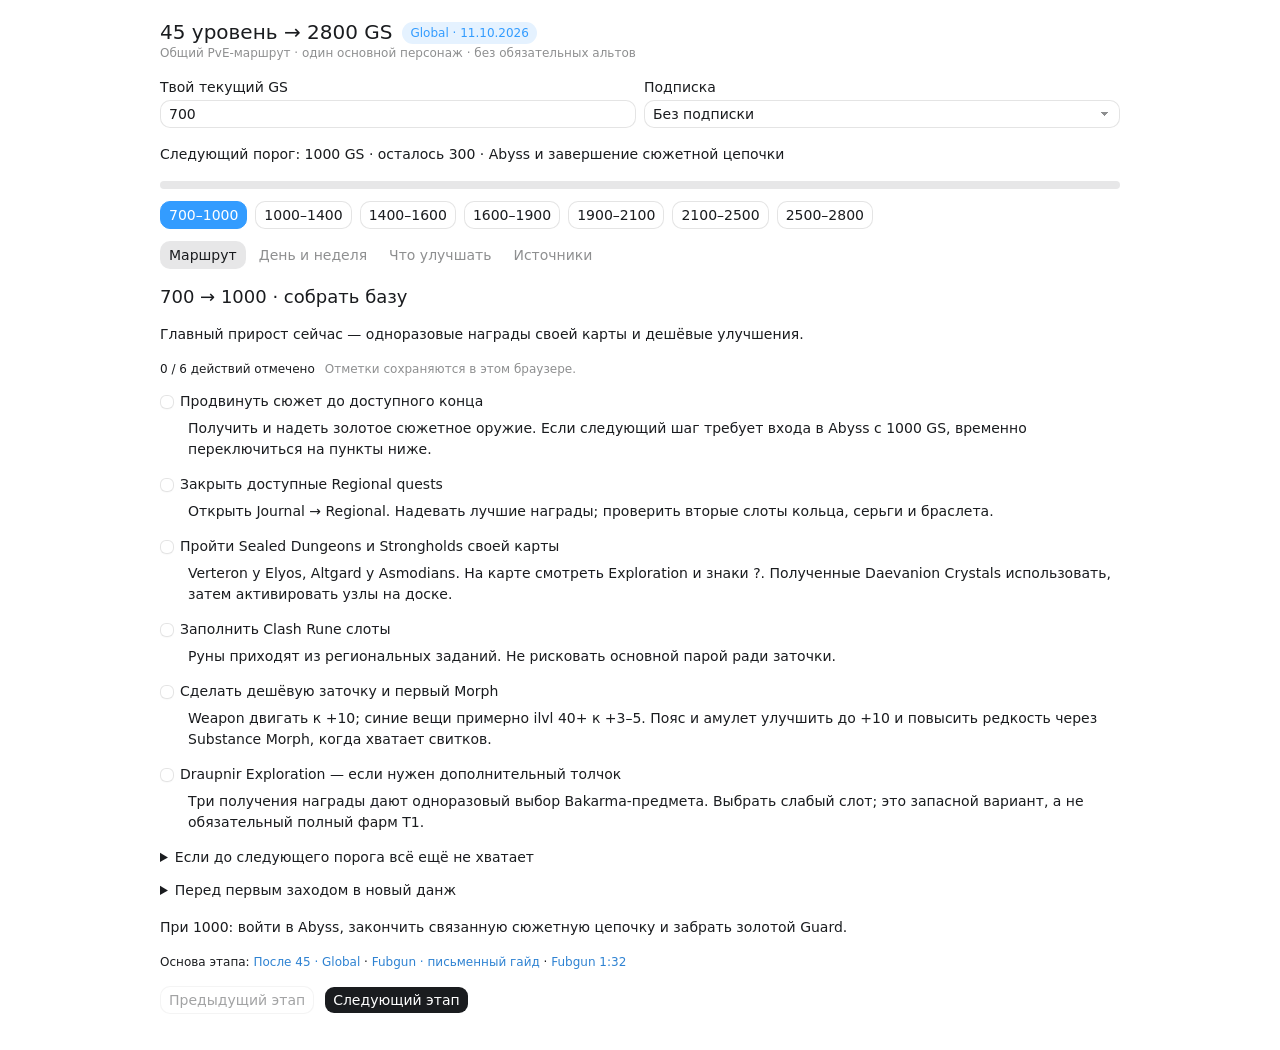
<file: src/games/aion2-global-guide.html>
<!doctype html>
<html lang="ru" data-visualize-standalone>
<head>
<meta charset="utf-8">
<meta name="viewport" content="width=device-width, initial-scale=1">
<meta name="referrer" content="no-referrer">
<meta http-equiv="Content-Security-Policy" content="default-src 'none'; script-src 'unsafe-inline' 'unsafe-eval' 'wasm-unsafe-eval' blob: data: https://cdnjs.cloudflare.com https://cdn.jsdelivr.net https://esm.sh https://fonts.bunny.net https://fonts.googleapis.com https://fonts.gstatic.com https://unpkg.com; style-src 'unsafe-inline' blob: data: https://cdnjs.cloudflare.com https://cdn.jsdelivr.net https://esm.sh https://fonts.bunny.net https://fonts.googleapis.com https://fonts.gstatic.com https://unpkg.com; img-src blob: data: https://cdnjs.cloudflare.com https://cdn.jsdelivr.net https://esm.sh https://fonts.bunny.net https://fonts.googleapis.com https://fonts.gstatic.com https://unpkg.com; font-src blob: data: https://cdnjs.cloudflare.com https://cdn.jsdelivr.net https://esm.sh https://fonts.bunny.net https://fonts.googleapis.com https://fonts.gstatic.com https://unpkg.com; media-src blob: data: https://cdnjs.cloudflare.com https://cdn.jsdelivr.net https://esm.sh https://fonts.bunny.net https://fonts.googleapis.com https://fonts.gstatic.com https://unpkg.com; worker-src blob:; connect-src blob: data:; frame-src 'none'; object-src 'none'; base-uri 'none'; form-action 'none'">
<title>Aion 2 Global — гайд от 45 уровня до 2800 GS</title>
<style>:root {
  color-scheme: light dark;
  background-color: var(
    --background,
    var(--color-background-primary, light-dark(rgb(255 255 255), rgb(24 24 24)))
  ) !important;

  /* Agent-facing contract; keep in sync with SKILL.md. */
  --background: var(
    --color-background-primary,
    light-dark(rgb(255 255 255), rgb(24 24 24))
  );
  --foreground: var(
    --color-text-primary,
    light-dark(rgb(26 28 31), rgb(255 255 255))
  );
  --card: color-mix(in oklab, var(--foreground) 5%, var(--background));
  --card-foreground: var(
    --color-text-primary,
    light-dark(rgb(26 28 31), rgb(255 255 255))
  );
  --popover: var(
    --color-background-secondary,
    light-dark(rgb(255 255 255), rgb(45 45 45))
  );
  --popover-foreground: var(
    --color-text-primary,
    light-dark(rgb(26 28 31), rgb(255 255 255))
  );
  --primary: var(
    --color-text-info,
    light-dark(rgb(51 156 255), rgb(131 195 255))
  );
  --primary-foreground: var(
    --color-text-inverse,
    light-dark(rgb(255 255 255), rgb(13 13 13))
  );
  --secondary: var(
    --color-background-secondary,
    light-dark(rgb(255 255 255 / 96%), rgb(54 54 54 / 96%))
  );
  --secondary-foreground: var(
    --color-text-primary,
    light-dark(rgb(26 28 31), rgb(255 255 255))
  );
  --muted: color-mix(in srgb, var(--foreground) 10%, transparent);
  --muted-foreground: var(
    --color-text-secondary,
    light-dark(rgb(26 28 31 / 49.4%), rgb(255 255 255 / 49.8%))
  );
  --accent: var(
    --color-background-info,
    light-dark(rgb(229 242 255), rgb(13 39 63))
  );
  --accent-foreground: var(
    --color-text-info,
    light-dark(rgb(51 156 255), rgb(131 195 255))
  );
  --destructive: var(
    --color-text-warning,
    light-dark(rgb(226 85 7), rgb(255 133 73))
  );
  --border: var(
    --color-border-secondary,
    light-dark(rgb(26 28 31 / 8%), rgb(255 255 255 / 8.2%))
  );
  --input: var(
    --color-border-primary,
    light-dark(
      rgb(26 28 31 / 11.8%),
      color-mix(in oklab, rgb(0 0 0) 10%, transparent)
    )
  );
  --ring: var(
    --color-ring-primary,
    light-dark(rgb(51 156 255), rgb(131 195 255 / 76%))
  );
  --font-size-base: var(--font-text-md-size, 14px);
  --blue: light-dark(rgb(51 156 255), rgb(51 156 255));
  --orange: light-dark(rgb(226 85 7), rgb(251 106 34));
  --green: light-dark(rgb(0 162 64), rgb(64 201 119));
  --red: light-dark(rgb(224 46 42), rgb(255 103 100));
  --purple: light-dark(rgb(146 79 247), rgb(173 123 249));
  --yellow: light-dark(rgb(255 195 0), rgb(255 210 64));
  --viz-series-1: var(--primary);
  --viz-series-2: light-dark(rgb(243 136 59), rgb(245 154 86));
  --viz-series-3: light-dark(rgb(93 201 119), rgb(116 213 139));
  --viz-series-4: light-dark(rgb(235 119 177), rgb(240 143 192));
  --viz-series-5: light-dark(rgb(155 121 236), rgb(170 145 239));
  --viz-series-6: light-dark(rgb(58 185 177), rgb(90 203 194));

  /* Internal implementation variables; not part of the agent contract. */
  --font-sans: -apple-system, system-ui, "Segoe UI", sans-serif;
  --font-mono:
    ui-monospace, SFMono-Regular, "SF Mono", Menlo, Consolas, "Liberation Mono",
    monospace;
  --font-size-normal: max(11px, var(--font-size-base));
  --font-size-tooltip: calc(var(--font-size-base) - 1px);
  --font-size-small: max(11px, calc(var(--font-size-base) - 2px));
  --font-size-h1: calc(var(--font-size-normal) * 1.7142857143);
  --font-size-h2: calc(var(--font-size-normal) * 1.4285714286);
  --font-size-h3: calc(var(--font-size-normal) * 1.2857142857);
  --font-weight-normal: 430;
  --font-weight-medium: 500;
  --icon-size: 16px;
  --line-height-normal: calc(var(--font-size-normal) * 1.5);
  --line-height-tooltip: calc(var(--font-size-tooltip) * 1.4285714286);
  --line-height-small: calc(var(--font-size-small) + 4px);
  --corner-shape: round;
  --radius: var(--border-radius-lg, 10px);
  --radius-sm: calc(var(--radius) * 0.6);
  --radius-md: calc(var(--radius) * 0.8);
  --radius-lg: var(--radius);
  --radius-2xl: calc(var(--radius) * 1.6);
  --radius-full: 9999px;
  --shadow-sm: 0 1px 2px -1px rgb(0 0 0 / 8%);
  --checkmark-image: url("data:image/svg+xml,%3Csvg xmlns='http://www.w3.org/2000/svg' viewBox='0 0 17 17'%3E%3Cpath d='M12.8961 3.64101C13.1297 3.41418 13.4984 3.37523 13.7779 3.56581C14.0571 3.75635 14.1554 4.11331 14.0299 4.41347L13.9615 4.53847L7.71151 13.7045C7.59411 13.8767 7.4063 13.9877 7.19881 14.0072C6.99136 14.0267 6.78564 13.9533 6.63826 13.806L2.88826 10.056L2.79842 9.9457C2.6192 9.67407 2.64927 9.30496 2.88826 9.06581C3.12738 8.82669 3.49647 8.79676 3.76815 8.97597L3.8785 9.06581L7.03084 12.2182L12.8053 3.74941L12.8961 3.64101Z'/%3E%3C/svg%3E");

  /* Legacy aliases; not part of the current agent contract. */
  --viz-bg: transparent;
  --viz-panel: var(--card);
  --viz-border: var(--border);
  --viz-text: var(--foreground);
  --viz-muted: var(--muted-foreground);
  --viz-accent: var(--primary);
  --viz-accent-text: var(--primary-foreground);
  --viz-accent-bg: var(--accent);
  --viz-font-size: var(--font-size-base);
  --viz-warning: var(--destructive);
}

:root[data-theme="light"] {
  color-scheme: light;
}

:root[data-theme="dark"] {
  color-scheme: dark;
}

* {
  box-sizing: border-box;
}

html > body {
  /* Preserve MCP aliases for older inline renderers without creating :root cycles. */
  --color-background-primary: var(
    --background,
    light-dark(rgb(255 255 255), rgb(24 24 24))
  );
  --color-text-primary: var(
    --foreground,
    light-dark(rgb(26 28 31), rgb(255 255 255))
  );
  --color-border-secondary: var(
    --border,
    light-dark(rgb(26 28 31 / 8%), rgb(255 255 255 / 8.2%))
  );

  margin: 0;
  padding: var(--visualize-paint-gutter, 0px);
  color: var(--foreground);
  background: transparent !important;
  font-family: var(--font-sans) !important;
  font-size: var(--font-size-normal);
  font-weight: var(--font-weight-normal);
  line-height: var(--line-height-normal);
}

:root:not([data-app-block-surface], [data-visualize-standalone]) > body {
  padding: 12px;
}

.cursor-interaction {
  cursor: var(--cursor-interaction, pointer);
}

a {
  color: color-mix(in srgb, var(--viz-accent) 80%, var(--viz-text) 20%);
  cursor: var(--cursor-interaction, pointer);
  font-weight: var(--font-weight-medium, 500);
  text-decoration: none;
  text-underline-offset: 2px;
}

a:is(:hover, :focus-visible) {
  text-decoration-line: underline;
  text-decoration-style: dashed;
  text-decoration-thickness: 0.5px;
}

h1,
h2,
h3,
h4,
h5,
h6,
p {
  margin-block: 0;
}

h1 {
  font-size: var(--font-size-h1);
  font-weight: var(--font-weight-medium);
  line-height: 1.25;
}

h2 {
  font-size: var(--font-size-h2);
  font-weight: var(--font-weight-medium);
  line-height: 1.25;
}

h3,
h4,
h5,
h6 {
  font-size: var(--font-size-h3);
  font-weight: var(--font-weight-medium);
  line-height: 1.3;
}

b,
strong,
th {
  font-weight: var(--font-weight-medium);
}

code:not(pre code) {
  display: inline;
  padding: 1px 6px;
  border-radius: var(--radius-sm);
  corner-shape: var(--corner-shape);
  background: var(--muted);
  font-family: var(--font-mono);
  font-size: 0.92em;
  overflow-wrap: anywhere;
  -webkit-box-decoration-break: clone;
  box-decoration-break: clone;
  word-break: break-word;
}

.table-responsive {
  width: 100%;
  overflow-x: auto;
  scrollbar-width: thin;
}

.table {
  width: 100%;
  border-collapse: collapse;
  color: var(--foreground);
  font: inherit;
  text-align: start;
}

.table :is(th, td) {
  padding-block: 10px;
  padding-inline: 0 24px;
  overflow-wrap: anywhere;
  border-bottom: 1px solid var(--border);
  text-align: start;
  vertical-align: top;
}

.table-responsive > .table :is(th, td) {
  overflow-wrap: break-word;
}

.table :is(th, td):last-child {
  padding-inline-end: 0;
}

.table :is(caption, thead th) {
  font-weight: 600;
}

.table thead th {
  padding-block: 8px;
  border-bottom-color: color-mix(in srgb, var(--foreground) 16%, transparent);
}

.table tbody tr:last-child :is(th, td) {
  border-bottom: 0;
}

.table.table-sm :is(th, td) {
  padding-block: 6px;
}

.table.table-sm :is(th, td):not(:last-child) {
  padding-inline-end: 16px;
}

.table :is(.text-end, [align="right"]) {
  text-align: end;
  font-variant-numeric: tabular-nums;
}

.table :is(.text-center, [align="center"]) {
  text-align: center;
}

.table .text-nowrap {
  white-space: nowrap;
}

#widget {
  display: flex;
  flex-direction: column;
  gap: 12px;
  width: 100%;
  padding: 0;
  background: transparent !important;
}

.card {
  min-width: 0;
  padding: 12px;
  overflow: hidden;
  overflow-wrap: break-word;
  border-radius: var(--radius-2xl);
  corner-shape: var(--corner-shape);
  color: var(--card-foreground);
  background: var(--card);
}

.widget {
  min-width: 0;
  overflow: hidden;
  border: 0;
  border-radius: var(--radius-lg);
  corner-shape: var(--corner-shape);
  box-shadow: 0 0 0 0.5px var(--border-strong, var(--border));
  color: var(--foreground);
  background: var(--background);
}

#widget > :not(.card, .widget, .progress) {
  width: 100% !important;
  max-width: none !important;
  margin: 0 !important;
  padding: 0 !important;
  border: 0 !important;
  border-radius: 0 !important;
  background: transparent !important;
  box-shadow: none !important;
}

.tooltip {
  position: fixed;
  z-index: 50;
  top: 0;
  left: 0;
  width: max-content;
  max-width: min(
    20rem,
    var(--tooltip-available-width, calc(100vw - 10px)),
    calc(100vw - 10px)
  );
  max-height: min(
    var(--tooltip-available-height, calc(100vh - 10px)),
    calc(100vh - 10px)
  );
  padding: 4px 8px;
  border: 1px solid var(--border);
  border-radius: var(--radius-lg);
  corner-shape: var(--corner-shape);
  color: var(--popover-foreground);
  background: var(--popover);
  box-shadow: none;
  font-size: var(--font-size-tooltip);
  line-height: var(--line-height-tooltip);
  overflow-wrap: break-word;
  white-space: normal;
  pointer-events: none;
  user-select: none;
}

/* The shared runtime owns data-tooltip; suppress AppBlock's pseudo-tooltip. */
main [data-tooltip]::after {
  content: none;
}

.viz-grid {
  display: grid;
  grid-template-columns: repeat(auto-fit, minmax(max(180px, 24%), 1fr));
  gap: 10px;
}

.viz-stat {
  display: flex;
  flex-direction: column;
  gap: 2px;
}

.viz-stat-value {
  font-size: var(--font-size-h2);
  font-weight: var(--font-weight-medium);
  line-height: 1.25;
}

.viz-row {
  display: flex;
  flex-wrap: wrap;
  align-items: center;
  gap: 10px;
}

hr {
  width: 100%;
  height: 1px;
  margin-block: 6px;
  border: 0;
  background: var(--border);
}

.nav {
  display: flex;
  min-width: 0;
  align-items: center;
  gap: 4px;
}

.progress {
  display: flex;
  height: 8px;
  margin-block: calc((var(--line-height-normal, 1.5em) - 8px) / 2);
  overflow: hidden;
  border: 0;
  border-radius: var(--radius-full);
  background: var(--muted);
}

.progress-bar:only-child {
  border-radius: var(--radius-full);
}

.progress-bar {
  height: 100%;
  flex-shrink: 0;
  border: 0;
  background: var(--viz-series-1);
}

.viz-badge {
  padding: 3px 8px;
  border-radius: var(--radius-full);
  color: var(--accent-foreground);
  background: var(--accent);
  font-weight: var(--font-weight-medium);
}

small,
.text-small,
.viz-badge {
  font-size: var(--font-size-small);
  line-height: var(--line-height-small);
}

.text-muted {
  color: var(--muted-foreground);
}

.tabular-nums {
  font-variant-numeric: tabular-nums;
}

.sr-only {
  position: absolute;
  width: 1px;
  height: 1px;
  padding: 0;
  overflow: hidden;
  clip: rect(0, 0, 0, 0);
  white-space: nowrap;
  border: 0;
}

.viz-controls {
  display: flex;
  flex-wrap: wrap;
  align-items: center;
  gap: 8px;
}

.viz-controls > .form-label {
  display: grid;
  min-width: min(100%, 260px);
  flex: 1 1 280px;
  grid-template-columns: minmax(0, 1fr) auto;
  align-items: baseline;
  gap: 2px 12px;
  margin-bottom: 0;
}

.viz-controls > .form-label > :is(.form-control, .form-range, .form-select) {
  grid-column: 1 / -1;
}

.btn,
.nav-link,
.form-check-input,
.form-control,
.form-range,
.form-select {
  font: inherit;
}

.btn,
.nav-link {
  appearance: button;
  display: inline-flex;
  inline-size: fit-content;
  max-inline-size: 100%;
  min-height: 28px;
  align-items: center;
  justify-content: center;
  gap: 4px;
  margin: 0;
  padding: 0 8px;
  -webkit-app-region: no-drag;
  border: 1px solid var(--input);
  border-radius: var(--radius-lg);
  corner-shape: var(--corner-shape);
  color: var(--secondary-foreground);
  background: var(--secondary);
  cursor: var(--cursor-interaction, pointer);
  text-align: center;
  text-decoration: none;
  white-space: nowrap;
  user-select: none;
  -webkit-font-smoothing: antialiased;
}

.btn:is(.btn-block, .viz-tile) {
  inline-size: 100%;
}

.btn.viz-tile {
  min-width: 0;
  overflow-wrap: anywhere;
  white-space: normal;
}

a.btn {
  cursor: var(--cursor-interaction, pointer);
  text-decoration: none;
}

.btn:not(:disabled):hover,
.nav-link:not(:disabled):not([aria-disabled="true"]):hover {
  background: color-mix(in srgb, var(--foreground) 6%, var(--secondary));
}

.btn-primary {
  border-color: transparent;
  color: var(--primary-foreground);
  background: var(--foreground);
  background-clip: padding-box;
}

.btn-primary .text-muted {
  color: color-mix(in srgb, var(--primary-foreground) 50%, transparent);
}

.btn-primary:not(:disabled):hover {
  background: color-mix(in srgb, var(--foreground) 80%, transparent);
  background-clip: padding-box;
}

.btn-ghost {
  border-color: transparent;
  color: var(--muted-foreground);
  background: transparent;
}

.btn-ghost:not(:disabled):hover {
  color: var(--foreground);
  background: color-mix(in srgb, var(--foreground) 6%, var(--secondary));
}

.nav-pills .nav-link {
  min-width: 0;
  border-color: transparent;
  color: var(--muted-foreground);
  background: transparent;
}

.nav-justified .nav-link {
  flex: 1 1 0;
  overflow-wrap: anywhere;
  white-space: normal;
}

.nav-pills .nav-link.active {
  color: var(--foreground);
  background: var(--muted);
}

/* Shared preview chrome; product styles stay inside each variant. */
.viz-dotted-background {
  background-image: radial-gradient(
    circle,
    color-mix(in srgb, var(--foreground) 14%, transparent) 0.8px,
    transparent 0.8px
  );
  background-position: center;
  background-size: 16px 16px;
}

.viz-carousel {
  position: relative;
  min-width: 0;
}

.viz-carousel:has(> .viz-carousel-controls) {
  min-height: calc(60px + var(--viz-carousel-picker-height, 0px));
  padding-bottom: 60px;
}

.viz-carousel > [data-variant][hidden] {
  display: none !important;
}

.viz-carousel > [data-variant] {
  isolation: isolate;
}

.viz-carousel-controls {
  --viz-carousel-hover: light-dark(
    color-mix(in srgb, var(--foreground) 5.4%, transparent),
    color-mix(in srgb, var(--foreground) 7.8%, transparent)
  );
  position: absolute;
  z-index: 2;
  bottom: 8px;
  left: 50%;
  display: flex;
  width: max-content;
  /* Leave room for the host's design-controls launcher at the trailing edge. */
  max-width: calc(100% - 96px);
  align-items: center;
  gap: 0;
  padding: 0;
  border: 1px solid var(--border);
  border-radius: 16px;
  color: var(--foreground);
  background: var(--background);
  font-family: var(--font-sans);
  /* Match the settings dropdown chrome independently of the content font size. */
  font-size: 13px;
  font-weight: var(--font-weight-normal);
  line-height: 18px;
  transform: translateX(-50%);
  user-select: none;
}

/* Keep authored mockup button styles out of the shared carousel chrome. */
.viz-carousel-controls button,
.viz-carousel-picker > summary {
  display: flex !important;
  height: auto !important;
  min-height: 30px;
  align-items: center !important;
  justify-content: center !important;
  gap: 4px;
  padding: 0 6px !important;
  -webkit-app-region: no-drag;
  border: 0 !important;
  border-radius: 14px !important;
  color: inherit !important;
  background: transparent !important;
  font: inherit !important;
  -webkit-tap-highlight-color: transparent;
}

.viz-carousel-controls > button,
.viz-carousel-picker > summary {
  position: relative;
  isolation: isolate;
}

.viz-carousel-controls > button {
  --icon-size: 16px;
  width: 30px !important;
  padding: 0 !important;
}

.viz-carousel-picker > summary {
  padding-inline: 12px !important;
}

.viz-carousel-controls .viz-carousel-caret {
  width: 14px;
  height: 14px;
  flex: none;
  margin: 0;
  color: inherit;
  transform: rotate(180deg);
}

.viz-carousel-controls > button > svg,
.viz-carousel-controls .viz-carousel-caret,
.viz-carousel-count {
  opacity: 0.5;
}

.viz-carousel-controls > button::before,
.viz-carousel-picker > summary::before {
  position: absolute;
  z-index: -1;
  inset: 3px;
  border-radius: 12px;
  content: "";
  pointer-events: none;
}

.viz-carousel-controls > button:hover::before,
.viz-carousel-picker > summary:hover::before {
  background: var(--viz-carousel-hover);
}

.viz-carousel-controls > button,
.viz-carousel-controls [data-lucide],
.viz-carousel-controls .lucide {
  flex-shrink: 0;
}

.viz-carousel-picker {
  min-width: 0;
}

.viz-carousel-picker > summary {
  min-width: 0;
  list-style: none;
}

.viz-carousel-picker > summary::-webkit-details-marker {
  display: none;
}

.viz-carousel-count {
  flex-shrink: 0;
  white-space: nowrap;
}

.viz-carousel-name {
  min-width: 0;
  overflow: hidden;
  text-overflow: ellipsis;
  white-space: nowrap;
}

.viz-carousel-options {
  position: absolute;
  right: 0;
  bottom: calc(100% + 4px);
  left: 0;
  display: flex;
  max-height: 240px;
  flex-direction: column;
  gap: 2px;
  overflow: auto;
  padding: 4px;
  border: 1px solid var(--border);
  border-radius: var(--radius-lg);
  background: var(--background);
  box-shadow: 0 4px 12px light-dark(rgb(0 0 0 / 6%), rgb(0 0 0 / 25%));
}

.viz-carousel-options > button {
  border-radius: max(0px, calc(var(--radius-lg) - 5px)) !important;
  width: 100% !important;
  min-height: 28px;
  justify-content: flex-start !important;
  padding: 4px 8px !important;
  font-size: var(--font-size-small) !important;
  text-align: start;
  white-space: normal;
  overflow-wrap: anywhere;
}

.viz-carousel-options > [aria-current="true"],
.viz-carousel-options > button:hover {
  background: var(--viz-carousel-hover) !important;
}

.btn:disabled,
.nav-link:disabled,
.nav-link[aria-disabled="true"] {
  cursor: not-allowed;
  opacity: 0.4;
}

[data-lucide] {
  stroke-width: 1.6;
}

.form-label {
  display: block;
  margin-bottom: 6px;
  color: var(--foreground);
}

.form-control {
  display: block;
  width: 100%;
  min-height: 28px;
  padding: 0 8px;
  outline: none;
  border: 1px solid var(--input);
  border-radius: var(--radius-lg);
  corner-shape: var(--corner-shape);
  color: var(--foreground);
  background: var(--secondary);
}

.form-control::placeholder {
  color: var(--muted-foreground);
}

.form-control[type="file"] {
  padding: 0;
  overflow: hidden;
  cursor: var(--cursor-interaction, pointer);
}

.form-control[type="file"]::file-selector-button {
  min-height: 26px;
  margin-right: 8px;
  padding: 0 8px;
  border: 0;
  border-right: 1px solid var(--input);
  color: var(--secondary-foreground);
  background: var(--secondary);
  cursor: inherit;
  font: inherit;
}

.form-control[type="file"]:not(:disabled):hover::file-selector-button {
  background: color-mix(in srgb, var(--foreground) 6%, var(--secondary));
}

.form-control-color[type="color"] {
  width: 40px;
  height: 28px;
  padding: 3px;
  cursor: var(--cursor-interaction, pointer);
}

.form-control-color[type="color"]::-webkit-color-swatch-wrapper {
  padding: 0;
}

.form-control-color[type="color"]::-webkit-color-swatch {
  border: 0;
  border-radius: calc(var(--radius-lg) - 4px);
  corner-shape: var(--corner-shape);
}

textarea.form-control {
  height: auto;
  min-height: 72px;
  padding: 8px 10px;
  resize: vertical;
}

.form-control:focus-visible {
  border-color: var(--ring);
  box-shadow: inset 0 0 0 1px var(--ring);
}

.form-control:disabled,
.form-select:disabled {
  cursor: not-allowed;
  opacity: 0.4;
}

.form-select {
  appearance: none;
  display: block;
  width: 100%;
  min-height: 28px;
  margin: 0;
  padding: 0 32px 0 8px;
  outline: none;
  border: 1px solid var(--input);
  border-radius: var(--radius-lg);
  corner-shape: var(--corner-shape);
  color: var(--foreground);
  background-color: var(--secondary);
  background-image:
    linear-gradient(45deg, transparent 50%, var(--muted-foreground) 50%),
    linear-gradient(135deg, var(--muted-foreground) 50%, transparent 50%);
  background-position:
    calc(100% - 14px) 50%,
    calc(100% - 10px) 50%;
  background-repeat: no-repeat;
  background-size: 4px 4px;
  cursor: var(--cursor-interaction, default);
}

.form-select:not(:disabled):hover {
  background-color: color-mix(in srgb, var(--foreground) 6%, var(--secondary));
}

.form-select:focus-visible {
  border-color: var(--ring);
  box-shadow: inset 0 0 0 1px var(--ring);
}

.form-check {
  display: flex;
  min-height: 20px;
  align-items: center;
  gap: 6px;
}

.form-check-input {
  appearance: none;
  width: 14px;
  height: 14px;
  flex: 0 0 auto;
  margin: 0;
  border: 1px solid var(--input);
  color: var(--primary-foreground);
  background-color: transparent;
  cursor: var(--cursor-interaction, default);
  transition:
    background-color 150ms,
    border-color 150ms,
    box-shadow 150ms;
}

.form-check:not(.form-switch) .form-check-input[type="checkbox"] {
  border-color: var(--input);
  border-radius: var(--radius-sm);
  corner-shape: var(--corner-shape);
  background-color: var(--secondary);
  box-shadow: var(--shadow-sm);
}

.form-check:not(.form-switch)
  .form-check-input:not(:disabled):not(:checked):hover {
  background-color: var(--card);
}

.form-check:not(.form-switch) .form-check-input[type="checkbox"]:checked {
  border-color: var(--primary);
  background-color: var(--primary);
}

.form-check:not(.form-switch)
  .form-check-input[type="checkbox"]:checked::before {
  display: block;
  width: 100%;
  height: 100%;
  background: var(--primary-foreground);
  content: "";
  mask: var(--checkmark-image) center / 12px 12px no-repeat;
}

.form-check-input[type="radio"] {
  width: 14px;
  height: 14px;
  border-radius: var(--radius-full);
}

.form-check-input[type="radio"]:checked {
  border: 2px solid var(--primary);
  background:
    radial-gradient(circle, var(--primary-foreground) 0 2.5px, transparent 3px),
    var(--primary);
}

.form-check:not(.form-switch) .form-check-input:focus-visible {
  outline: 2px solid var(--ring);
  outline-offset: 2px;
}

.form-check:not(.form-switch) .form-check-input:disabled {
  cursor: not-allowed;
  pointer-events: none;
}

.form-check:not(.form-switch) .form-check-input:disabled + .form-check-label {
  cursor: not-allowed;
}

.form-switch .form-check-input:disabled,
.form-switch .form-check-input:disabled + .form-check-label {
  cursor: not-allowed;
  opacity: 0.6;
}

.form-check-label {
  color: var(--foreground);
  cursor: var(--cursor-interaction, default);
}

.form-switch .form-check-input {
  position: relative;
  width: 32px;
  height: 20px;
  border: 0;
  border-radius: var(--radius-full);
  background: var(--muted);
  box-shadow: none;
  transition: background-color 200ms cubic-bezier(0, 0, 0.2, 1);
}

.form-switch .form-check-input::before {
  position: absolute;
  top: 50%;
  left: 0;
  width: 16px;
  height: 16px;
  box-sizing: border-box;
  border: 1px solid light-dark(var(--primary-foreground), var(--foreground));
  border-radius: var(--radius-full);
  background: light-dark(var(--primary-foreground), var(--foreground));
  box-shadow: var(--shadow-sm);
  content: "";
  transform: translate(2px, -50%);
  transition: transform 200ms cubic-bezier(0, 0, 0.2, 1);
}

.form-switch .form-check-input:checked {
  background: var(--primary);
}

.form-switch .form-check-input:checked::before {
  transform: translate(14px, -50%);
}

.form-switch .form-check-input:focus-visible {
  box-shadow: 0 0 0 2px var(--ring);
}

.form-range {
  appearance: none;
  display: block;
  width: 100%;
  height: 28px;
  flex: 1;
  margin: 0;
  padding: 0;
  outline: none;
  border: 0;
  accent-color: var(--primary);
  background: linear-gradient(
      color-mix(in srgb, var(--foreground) 7%, transparent),
      color-mix(in srgb, var(--foreground) 7%, transparent)
    )
    center / 100% 2px no-repeat;
}

.form-range::-webkit-slider-runnable-track {
  height: 28px;
  background: transparent;
}

.form-range::-webkit-slider-thumb {
  appearance: none;
  width: 20px;
  height: 20px;
  margin-top: 4px;
  border: 1px solid var(--border);
  border-radius: var(--radius-full);
  background: light-dark(var(--primary-foreground), var(--foreground));
}

.form-range:focus-visible::-webkit-slider-thumb {
  border-color: var(--ring);
  box-shadow: inset 0 0 0 1px var(--ring);
}

.form-range::-moz-range-track {
  height: 28px;
  background: transparent;
}

.form-range::-moz-range-thumb {
  width: 20px;
  height: 20px;
  border: 1px solid var(--border);
  border-radius: var(--radius-full);
  background: light-dark(var(--primary-foreground), var(--foreground));
}

.form-range:focus-visible::-moz-range-thumb {
  border-color: var(--ring);
  box-shadow: inset 0 0 0 1px var(--ring);
}

.form-range:disabled {
  cursor: not-allowed;
  opacity: 0.4;
}

.btn:not(.btn-primary, .viz-tile):is(
  [aria-pressed="true"],
  [aria-selected="true"],
  .is-selected
) {
  border-color: var(--primary);
  color: var(--primary-foreground);
  background: var(--primary);
}

.btn.viz-tile:is([aria-pressed="true"], [aria-selected="true"], .is-selected) {
  border-color: var(--primary);
  box-shadow: inset 0 0 0 1px var(--primary);
}

.btn:focus-visible,
.nav-link:focus-visible {
  outline: 2px solid var(--ring);
  outline-offset: 2px;
}

.viz-carousel-controls :is(button, summary):focus-visible {
  outline: 2px solid var(--ring) !important;
  outline-offset: 2px !important;
}

@media (pointer: coarse) {
  .viz-carousel:has(> .viz-carousel-controls) {
    min-height: calc(76px + var(--viz-carousel-picker-height, 0px));
    padding-bottom: 76px;
  }

  .btn,
  .nav-link,
  .viz-carousel-controls button,
  .viz-carousel-picker > summary,
  .form-control,
  .form-select {
    min-width: 44px;
    min-height: 44px;
  }

  /* Keep small-screen WebKit from zooming when a text field receives focus. */
  .form-control,
  .form-select {
    font-size: max(16px, var(--font-size-normal));
  }

  .form-control[type="file"]::file-selector-button {
    min-width: 44px;
    min-height: 44px;
  }

  .form-control-color[type="color"] {
    width: 44px;
    height: 44px;
  }

  .form-control:is(
    [type="date"],
    [type="datetime-local"],
    [type="month"],
    [type="time"],
    [type="week"]
  ) {
    min-width: 0;
    max-width: 100%;
    padding-block: 8px;
  }

  .form-check {
    min-height: 44px;
    padding-inline: 15px;
  }

  .form-check-input {
    position: relative;
  }

  .form-check-input::after {
    position: absolute;
    top: 50%;
    left: 50%;
    width: 44px;
    height: 44px;
    content: "";
    transform: translate(-50%, -50%);
  }

  .form-check-label {
    display: inline-flex;
    min-width: 44px;
    min-height: 44px;
    align-items: center;
  }

  .form-range {
    height: 44px;
    touch-action: pan-y;
  }

  .form-range::-webkit-slider-runnable-track {
    height: 44px;
  }

  .form-range::-moz-range-track {
    height: 44px;
  }

  .form-range::-webkit-slider-thumb {
    margin-top: 12px;
  }
}

svg {
  display: block;
  max-width: 100%;
  height: auto;
}

#widget > svg {
  width: 100%;
}

/* Model-authored chart rules can otherwise stretch icons after these styles load. */
svg.lucide {
  display: block;
  width: var(--icon-size) !important;
  height: var(--icon-size) !important;
  flex: none;
  margin: 0 !important;
  stroke-width: 1.6;
}

.text-warning,
.text-destructive {
  color: var(--destructive);
}

html>body{padding:0}</style>
</head>
<body><main style="max-width:1000px;margin:0 auto;padding:20px">


<div id="a2-roadmap">
  <style>
    #a2-roadmap { color:var(--foreground); }
    #a2-roadmap .a2-space { margin-block:16px; }
    #a2-roadmap .a2-steps { display:flex; flex-wrap:wrap; gap:8px; margin-block:12px; }
    #a2-roadmap .a2-task { margin-block:14px; }
    #a2-roadmap .a2-detail { margin:6px 0 0 28px; }
    #a2-roadmap details { margin-block:12px; }
    #a2-roadmap summary { font-weight:500; }
    #a2-roadmap a { overflow-wrap:anywhere; }
    #a2-roadmap .a2-mini { display:flex; gap:12px; flex-wrap:wrap; align-items:center; }
    #a2-roadmap .a2-field { flex:1 1 180px; }
    #a2-roadmap .a2-selected { font-weight:500; }
    #a2-roadmap .a2-checks { margin-block:12px; }
    #a2-roadmap .a2-checks .form-check { margin-block:10px; }
    #a2-roadmap [hidden] { display:none !important; }
  </style>
  <div class="viz-row"><h2>45 уровень → 2800 GS</h2><span class="viz-badge">Global · 11.10.2026</span></div>
  <div class="text-small text-muted">Общий PvE-маршрут · один основной персонаж · без обязательных альтов</div>
  <div class="viz-controls a2-space">
    <label class="form-label a2-field" for="a2-gs">Твой текущий GS
      <input class="form-control" id="a2-gs" type="number" min="0" max="9999" step="1" value="700">
    </label>
    <label class="form-label a2-field" for="a2-member">Подписка
      <select class="form-select" id="a2-member"><option value="no">Без подписки</option><option value="yes">Special Quai Membership</option></select>
    </label>
  </div>
  <div id="a2-status" aria-live="polite" class="a2-space"></div>
  <div class="progress" id="a2-progress" role="progressbar" aria-label="Путь от 700 до 2800 GS" aria-valuemin="700" aria-valuemax="2800" aria-valuenow="700"><div class="progress-bar" id="a2-bar" style="width:0%"></div></div>
  <div class="a2-steps" id="a2-stages" aria-label="Этапы развития"></div>
  <div class="nav nav-pills" role="tablist" aria-label="Раздел гайда">
    <button class="nav-link active" id="a2-route-tab" role="tab" aria-controls="a2-route" aria-selected="true" type="button">Маршрут</button>
    <button class="nav-link" id="a2-routine-tab" role="tab" aria-controls="a2-routine" aria-selected="false" type="button">День и неделя</button>
    <button class="nav-link" id="a2-rules-tab" role="tab" aria-controls="a2-rules" aria-selected="false" type="button">Что улучшать</button>
    <button class="nav-link" id="a2-sources-tab" role="tab" aria-controls="a2-sources" aria-selected="false" type="button">Источники</button>
  </div>
  <section id="a2-route" role="tabpanel" aria-labelledby="a2-route-tab" class="a2-space">
    <h3 id="a2-stage-title"></h3>
    <div id="a2-focus" class="a2-space"></div>
    <div class="viz-row text-small"><span id="a2-task-count" aria-live="polite"></span><span class="text-muted" id="a2-storage"></span></div>
    <div id="a2-tasks"></div>
    <details><summary class="cursor-interaction">Если до следующего порога всё ещё не хватает</summary><div id="a2-blocker" class="a2-space"></div></details>
    <details><summary class="cursor-interaction">Перед первым заходом в новый данж</summary><div id="a2-prep" class="a2-space"></div></details>
    <div id="a2-exit" class="a2-space a2-selected"></div>
    <div id="a2-stage-sources" class="text-small"></div>
    <div class="viz-row a2-space"><button class="btn" type="button" id="a2-prev">Предыдущий этап</button><button class="btn btn-primary" type="button" id="a2-next">Следующий этап</button></div>
  </section>
  <section id="a2-routine" role="tabpanel" aria-labelledby="a2-routine-tab" hidden class="a2-space">
    <div class="text-small text-muted">Сброс: 10:00 МСК ежедневно; недельный — в среду. Сверяй таймер в Journal → Duty.</div>
    <h3>Каждый день</h3><div id="a2-daily" class="a2-checks"></div>
    <h3>До недельного сброса</h3><div id="a2-weekly" class="a2-checks"></div>
    <details><summary class="cursor-interaction">Как распределить время новичку</summary>
      <ol><li>При входе проверь энергию и накопившиеся билеты. Сначала потрать то, что близко к пределу.</li><li>Сделай Duty на основном персонаже.</li><li>Выбери один приоритет из своего этапа: недостающая экипировка или Arcana.</li><li>Оставшееся время — региональные задания, исследование и материалы для улучшений.</li></ol>
      <div>Это мой порядок приоритетов, а не обязательная длительность сессии. Если играть мало, лучше стабильно получать нужные награды, чем пытаться закрывать все активности ежедневно.</div>
    </details>
    <div class="text-small">Проверка лимитов: <a href="https://aion2maps.com/guides/daily-and-weekly/" target="_blank" rel="noopener noreferrer">Global: daily/weekly</a> · <a href="https://www.youtube.com/watch?v=UqOQpa-ci44&t=64s" target="_blank" rel="noopener noreferrer">Leonis: рутина, 01:04</a></div>
  </section>
  <section id="a2-rules" role="tabpanel" aria-labelledby="a2-rules-tab" hidden class="a2-space">
    <h3>Куда вкладывать ресурсы</h3>
    <table class="table"><thead><tr><th>Предмет</th><th>Разумная первая цель</th></tr></thead><tbody>
      <tr><td>Сюжетные золотые weapon и guard</td><td>+10. Guard — отдельный слот экипировки у всех классов, не только щит танка.</td></tr>
      <tr><td>Синие временные вещи примерно ilvl 40+</td><td>Сначала +3–5 и дешёвые камни. +10 отдельной вещи — только если это выгодно закрывает порог.</td></tr>
      <tr><td>Браслеты</td><td>Оба слота заполнены; +10 по мере появления ресурсов.</td></tr>
      <tr><td>Пояс и амулет</td><td>+10 → снять → Substance Morph → новая редкость с +0. Повторить до Unique; дорогую заточку золотых версий отложить.</td></tr>
      <tr><td>Золотые вещи нового данжа</td><td>Обычно +10; сначала сравнить цену Gear Transfer со стоимостью новой заточки.</td></tr>
      <tr><td>Clash Runes</td><td>Заполнить оба слота. Рабочие руны не точить выше +1; при желании экспериментировать только с запасной.</td></tr>
    </tbody></table>
    <div class="text-small">Основа: <a href="https://daevaguides.com/en/guides/gear-progression/" target="_blank" rel="noopener noreferrer">улучшения, Morph и Transfer</a>. Предметы имеют разные пределы: всегда смотри шанс на экране улучшения.</div>
    <details><summary class="cursor-interaction">Энергия, гарантия предмета и подписка</summary>
      <div class="a2-space">Odyle Energy тратится на получение награды из куба, а не на вход. За основные эндгейм-награды платишь по 40. Pity — гарантированный выбор после определённого числа получений; случайный дроп приходит отдельно. Готовый выбор может блокировать повторный вход в этот данж/режим: если игра требует забрать его, выбирай отсутствующую вещь.</div>
      <div id="a2-pity" class="a2-space"></div>
      <div>С подпиской можно дважды получить награду за один заход, потратив энергию на каждое получение. Это экономит заходы, а не удваивает естественное восстановление энергии. Не ходи бесконечно без получения награды: в базе Global указан общий лимит 10 таких выходов в неделю, после которого вход блокируется. <a href="https://aion2maps.com/guides/expeditions-and-odyle/" target="_blank" rel="noopener noreferrer">Правила получения наград</a>.</div>
    </details>
    <details><summary class="cursor-interaction">Откуда свитки для пояса и амулета</summary>
      <div class="a2-space">Пояс — Strongholds своей фракции. Амулет — развитие Monolith через Empyrean Traces, которые обычно называют «перьями». Смотри награды следующего уровня Monolith: количество точек на карте и количество предметов в инвентаре — разные числа. <a href="https://aion2maps.com/guides/what-to-do-at-45/" target="_blank" rel="noopener noreferrer">Маршрут после 45</a>.</div>
    </details>
    <details><summary class="cursor-interaction">Arcana: почему GS растёт скачками</summary>
      <table class="table table-sm"><thead><tr><th>Редкость</th><th>Одна карта</th><th>Все 5 слотов</th></tr></thead><tbody><tr><td>Common · серая</td><td>20</td><td>100</td></tr><tr><td>Rare · зелёная</td><td>40</td><td>200</td></tr><tr><td>Epic · синяя</td><td>60</td><td>300</td></tr><tr><td>Unique · золотая</td><td>80</td><td>400</td></tr></tbody></table>
      <div>Это вклад карт, а не итоговый GS персонажа. Уровень карты даёт ещё по 1 GS. Заполняй пять разных типов: Chalice, Parchment, Compass, Bell, Mirror. Сначала закрой пустые слоты, затем повышай редкость. Позже выбирай карты с нужными навыками; дорогую настройку отложи до устойчивого комплекта. <a href="https://aion2maps.com/guides/arcana/" target="_blank" rel="noopener noreferrer">Данные Arcana</a>.</div>
    </details>
    <details><summary class="cursor-interaction">Крафт — дополнительный путь, когда дроп не помогает</summary>
      <div class="a2-space">Один-два предмета могут закрыть слабые слоты: часто начинают с кольца, если оно ещё синее. Weapon важен, но обычно дороже. Первое золотое изделие Dragon Lord имеет ilvl 62, дальше цепочка 70 → 78 → 86 → 94 → 102. Не пытайся сразу изготовить весь комплект.</div>
      <div>Обычный крафт может провалиться; последовательное Upcraft улучшение имеет отдельные правила. Делай Upcraft на персонаже, который будет носить вещь: она привязывается. Покупка на Market требует подписки; без неё материалы придётся добывать. <a href="https://aion2maps.com/guides/crafting/" target="_blank" rel="noopener noreferrer">Рецепты и ограничения Global</a>.</div>
    </details>
    <details><summary class="cursor-interaction">Чего не копировать из старых TW/KR-гайдов</summary>
      <ul><li>Не планировать покупку боевого комплекта за Abyss Points: в Global там другая витрина.</li><li>Не идти на вражескую карту за Daevanion-кристаллами или свитками пояса: эти награды теперь привязаны к своей карте.</li><li>Не использовать старые пороги входа, Heroic-комплекты и более поздние системы KR/TW как план первого сезона Global.</li></ul>
      <a href="https://aion2maps.com/guides/global-differences/" target="_blank" rel="noopener noreferrer">Сравнение Global и KR/TW</a>
    </details>
    <details><summary class="cursor-interaction">GS открыл данж, но группа всё равно не проходит</summary>
      <div class="a2-space">GS — порог доступа. Combat Power, уровни ключевых навыков, пассивки, Stigma, коллекции и выполнение механик влияют на результат. Не заменяй подходящую карту с навыками на бесполезную ради нескольких GS, если доступ уже открыт. Проверь изученные навыки, доступные Stigma и активированные Daevanion-узлы; затем разбери механику босса. <a href="https://corpus.gg/blog/aion-2/beginner-guide" target="_blank" rel="noopener noreferrer">GS и Combat Power</a>.</div>
    </details>
  </section>
  <section id="a2-sources" role="tabpanel" aria-labelledby="a2-sources-tab" hidden class="a2-space">
    <h3>На чём основан маршрут</h3>
    <table class="table"><thead><tr><th>Автор / материал</th><th>Как использован</th></tr></thead><tbody>
      <tr><td><a href="https://www.youtube.com/watch?v=r5wS84ZWAv4" target="_blank" rel="noopener noreferrer">Fubgun · 03.10.2026</a><br><a href="https://docs.google.com/spreadsheets/d/e/2PACX-1vR35NJkrhF1Zf9SZZOPlsdpqbTibL2AqOiZosya0NSjEN5A1Dx8a_MeQox9VDLQw3kB0ibZCNb_e6VJ/pubhtml?gid=1886125492" target="_blank" rel="noopener noreferrer">Его письменный Aion 2 гайд</a></td><td>Главная основа до 2100. Прочитан авторский текст, проверены описание и главы видео. В таблице указан его персонаж на NA East. Лимиты энергии и Shugo сверены отдельно: в таблице есть расхождения с текущей базой Global.</td></tr>
      <tr><td><a href="https://www.youtube.com/watch?v=9r4nDbBxRxk" target="_blank" rel="noopener noreferrer">Madsin · 28.09.2026</a></td><td>Опыт игры на Taiwan, подробные материалы по системам и данжам. План для Global до старта — вспомогательный источник, не доказательство текущих цифр. Доступны описание и вторичные разборы.</td></tr>
      <tr><td><a href="https://www.youtube.com/watch?v=zaTPBotP5ZI" target="_blank" rel="noopener noreferrer">Aragon · 29.09.2026</a></td><td>План из 12 шагов, крафт и перенос улучшений. Предрелизный: 2700 из названия не перенесено в гайд как актуальный порог рейда. Доступны описание, главы и вторичные разборы.</td></tr>
      <tr><td><a href="https://www.youtube.com/watch?v=UqOQpa-ci44" target="_blank" rel="noopener noreferrer">Leonis · 06.10.2026</a></td><td>Рутина после запуска Global. В описании объясняет собственное продвижение и порядок активностей; проверены главы и вторичный разбор.</td></tr>
    </tbody></table>
    <details open><summary class="cursor-interaction">Границы проверки</summary>
      <div class="a2-space">Полные субтитры этих видео получить не удалось. Это синтез письменного гайда Fubgun, описаний и глав других видео, их опубликованных разборов и базы Global; я не выдаю его за просмотр всего видеоряда. После 2100 маршрут опирается прежде всего на текущие таблицы данжей и Arcana.</div>
      <div>Основные проверки: <a href="https://aion2.vi.ki/level-45-progression-guide" target="_blank" rel="noopener noreferrer">сопоставление видео с таймкодами</a>, <a href="https://aion2maps.com/guides/progression-path/" target="_blank" rel="noopener noreferrer">маршрут Global</a>, <a href="https://aion2maps.com/guides/transcendence/" target="_blank" rel="noopener noreferrer">Transcendence</a>, <a href="https://aion2maps.com/guides/daily-and-weekly/" target="_blank" rel="noopener noreferrer">лимиты</a>. Это неофициальные источники, часть чисел основана на данных клиента. Если экран игры отличается, следуй игре.</div>
    </details>
    <div class="a2-space">Чек-листы — моя последовательность действий. Выполнение всех пунктов не гарантирует конкретный GS: дроп случаен. Переходи дальше, когда достигнут порог; оставшиеся улучшения выполняй по необходимости.</div>
  </section>
  <script>
  (() => {
    const root=document.getElementById('a2-roadmap');
    const q=id=>root.querySelector('#'+id);
    const sources={
      first:['После 45 · Global','https://aion2maps.com/guides/what-to-do-at-45/'],
      fub:['Fubgun · письменный гайд','https://docs.google.com/spreadsheets/d/e/2PACX-1vR35NJkrhF1Zf9SZZOPlsdpqbTibL2AqOiZosya0NSjEN5A1Dx8a_MeQox9VDLQw3kB0ibZCNb_e6VJ/pubhtml?gid=1886125492'],
      vk:['Vakron · награды и механики','https://aion2.vi.ki/vakron-sky-island-guide'],
      trans:['Transcendence · Global','https://aion2maps.com/guides/transcendence/'],
      path:['Маршрут после 1400','https://aion2maps.com/guides/progression-path/'],
      horn:['Ferocious Horn Den','https://aion2maps.com/guides/ferocious-horn-den/'],
      arc:['Arcana · Global','https://aion2maps.com/guides/arcana/']
    };
    const stages=[
      {lo:700,hi:1000,title:'700 → 1000 · собрать базу',focus:'Главный прирост сейчас — одноразовые награды своей карты и дешёвые улучшения.',video:92,refs:['first','fub'],tasks:[
        ['Продвинуть сюжет до доступного конца','Получить и надеть золотое сюжетное оружие. Если следующий шаг требует входа в Abyss с 1000 GS, временно переключиться на пункты ниже.'],
        ['Закрыть доступные Regional quests','Открыть Journal → Regional. Надевать лучшие награды; проверить вторые слоты кольца, серьги и браслета.'],
        ['Пройти Sealed Dungeons и Strongholds своей карты','Verteron у Elyos, Altgard у Asmodians. На карте смотреть Exploration и знаки ?. Полученные Daevanion Crystals использовать, затем активировать узлы на доске.'],
        ['Заполнить Clash Rune слоты','Руны приходят из региональных заданий. Не рисковать основной парой ради заточки.'],
        ['Сделать дешёвую заточку и первый Morph','Weapon двигать к +10; синие вещи примерно ilvl 40+ к +3–5. Пояс и амулет улучшить до +10 и повысить редкость через Substance Morph, когда хватает свитков.'],
        ['Draupnir Exploration — если нужен дополнительный толчок','Три получения награды дают одноразовый выбор Bakarma-предмета. Выбрать слабый слот; это запасной вариант, а не обязательный полный фарм T1.']
      ],blocker:'Проверь неиспользованные кристаллы в сумке, пустые аксессуарные слоты и доступные региональные задания. Если они закрыты до Abyss, сначала добери 1000 улучшениями или выбором из Draupnir. После награды снова посмотри GS, прежде чем тратить следующую энергию.',prep:'Draupnir: выбрать именно Exploration, прочитать описание награды и счётчик выбора. Вход в T1 Conquest в Global — 700, не старые 1000 из KR/TW.',exit:'При 1000: войти в Abyss, закончить связанную сюжетную цепочку и забрать золотой Guard.'},
      {lo:1000,hi:1400,title:'1000 → 1400 · открыть Vakron',focus:'Сначала закончить гарантированные улучшения. Энергию сохранить для T2, но не держать на пределе.',video:191,refs:['fub','first'],tasks:[
        ['Завершить сюжетную цепочку в Abyss','Забрать Spiritforged Guard; довести оружие и Guard к +10. Вернуться к новым региональным заданиям, открывшимся после сдачи.'],
        ['Превратить пояс и амулет в Unique','Сначала +10 на текущей редкости, затем снять вещь и сделать Morph. Свитки пояса искать в своих Strongholds, амулета — в наградах Monolith.'],
        ['Вставить дешёвые Manastones / Soulstones','Окно роста экипировки → вкладка камней. На временных вещах достаточно недорогих полезных строк; не добиваться идеальных характеристик.'],
        ['Получать Daevanion из Shugo и Nightmare','В магазинах искать Daevanion Crystals. Начать с посильных Nightmare-боссов и первых прохождений; не упираться в сложность, которую пока не можешь убить.'],
        ['Через Rift добыть камни улучшения','На вражеской карте Sealed Dungeons полезны для Enhance Stones. Это не повторный источник Daevanion, как в старых TW-гайдах.'],
        ['Если энергия у предела — потратить на полезную награду T1','Draupnir для брони/Guard, Krao Cave для оружия/аксессуаров. Остановиться, когда открывается T2; полный T1-комплект не обязателен.']
      ],blocker:'Сначала пустые слоты → кристаллы/узлы → Morph → дешёвые камни → непроточенные нужные вещи. Если осталось немного, сравни цену небольшой заточки со следующим фармом. Не трать всё на попытки выше +10.',prep:'Не нужно выфармливать 14 T1-наград ради гарантии, если уже близок к 1400. Pity — страховка от неудачи, а не обязательная цель каждого этапа.',exit:'При 1400: основной расход энергии переключить на T2.'},
      {lo:1400,hi:1600,title:'1400 → 1600 · первый комплект T2',focus:'Броня и Guard — Vakron Sky Island. Оружие и аксессуары — Urugugu Canyon.',video:575,refs:['vk','fub'],tasks:[
        ['Получить выбор из Vakron Exploration','Три получения награды открывают одноразовый выбор брони ilvl 70. Сначала учитывать выпавшие вещи; выбирать незакрытый слот. Счётчик зависит от полученных наград, не только от числа заходов.'],
        ['Фармить Vakron Conquest для слабых слотов','Выбор награды — каждые 21 получение. После новой вещи — надеть, улучшить и проверить GS. Цель — доступ к 1600, а не обязательно вся броня до последней части.'],
        ['Довести полезные T2-вещи к +10','Добавить дешёвые камни. Проверить оба браслета; их тоже постепенно довести к +10.'],
        ['Urugugu Conquest — если отстают weapon или украшения','Выбирать по текущим слабым слотам. Крафт — альтернатива; гайд не требует покупать оружие ради самого входа в Transcendence.'],
        ['Продолжать Daevanion из магазинов','Shugo/Nightmare работают параллельно с данжами. Награды входа получать на основном персонаже.']
      ],blocker:'Неоткрытый выбор, неполный Morph, браслет без улучшений или синие слабые слоты часто важнее ещё одного случайного предмета брони. Даже после достижения счётчика не выбирай дубликат по привычке.',prep:'Vakron: следить за дебаффами, проходить через Fog Spirit Stones; освобождать обездвиженного товарища ударом. На Thamon красное свечение означает остановить физические атаки — иначе лечишь босса. Это особенно актуально для гладиатора.',exit:'При 1600: открыть Transcendence T1 и начать заполнять Arcana.'},
      {lo:1600,hi:1900,title:'1600 → 1900 · заполнить Arcana',focus:'Самое заметное новое усиление — пять карточных слотов; снаряжение T2 остаётся параллельным источником GS.',video:848,refs:['trans','fub'],tasks:[
        ['Пройти оба Transcendence T1','Deus Research Base даёт Bell и Compass; Shattered Arkanis — Mirror и Parchment; Chalice есть в обоих. Один данж не закрывает все типы.'],
        ['Заполнить все пять Arcana-слотов','Подойдут даже серые карты: пустой слот важнее идеальных навыков. Затем заменять карты на более редкие.'],
        ['Продолжить T2 только ради оставшихся слабых вещей','Vakron — броня/Guard, Urugugu — weapon/аксессуары. Не пропускать доступные выборы наград.'],
        ['Дособрать гарантированное усиление','Daevanion, пояс/амулет Unique, браслеты, недорогие камни. Abyss Monolith — дополнительный источник для PvP-доски, если эта ветка ещё не сделана.'],
        ['Крафт одной вещи — если есть ресурсы и плохой слот','Например кольцо вместо синего. Это запасной мост через порог; полная крафтовая экипировка для 1900 не обязательна.']
      ],blocker:'Пять серых карт дают суммарно 100 GS, пять зелёных — 200. Но нужный GS не гарантирован: посмотри на реальное состояние экипировки. При плохом дропе чередуй карты и данж для конкретного слабого слота, вместо бесконечных попыток в одном месте.',prep:'Transcendence — не просто проверка GS. Deus: делить удар по связанному игроку и выполнять stagger. Arkanis: заранее распределить цвета сфер, вставать в соответствующий щит, бить отличающееся копьё. Перед первым заходом открыть руководство данжа.',exit:'При 1900: переключиться на Transcendence T2.'},
      {lo:1900,hi:2100,title:'1900 → 2100 · повысить редкость карт',focus:'T2 Transcendence заменяет ранние карты. Не нужно ждать идеальных роллов на каждом слоте.',video:1165,refs:['trans','arc','fub'],tasks:[
        ['Фармить оба Transcendence T2','Постепенно собрать зелёные карты и полезные синие замены. Улучшение зелёной до синей добавляет 20 GS без учёта уровня карты.'],
        ['Проверять все пять карточных слотов после награды','Лучше заменить слабый тип карты, чем складывать дубликаты более сильного типа в сумку. Сохранять перспективные карты с нужными навыками.'],
        ['Закрыть оставшиеся провалы T2-снаряжения','Если вместо серьги или кольца всё ещё слабая синяя вещь, вернуться в Urugugu либо изготовить один предмет по бюджету.'],
        ['Остановить дорогую настройку временных вещей','GS-порог важнее идеального набора аффиксов на вещи, которую скоро сменишь. Продолжать дешёвые гарантированные усиления.']
      ],blocker:'Если осталось несколько десятков GS: сначала более редкая карта в самом слабом слоте, недостающий Morph или дешёвая заточка. Если разрыв большой — одновременно недособран T2-комплект или доски; одной картой проблему не решить.',prep:'В T2 появляются дополнительные эффекты и опасные зоны после смерти усиленных монстров. Не переносить правила T1 без проверки и не собирать всю пачку на месте будущего боя с боссом.',exit:'При 2100: открыть T3 Conquest. Следующий карточный порог — 2200.'},
      {lo:2100,hi:2500,title:'2100 → 2500 · комплект T3 и Transcendence T3',focus:'Экипировка ilvl 86 и новые Arcana. Промежуточная цель — 2200 для третьего уровня Transcendence.',refs:['path','horn','trans'],tasks:[
        ['Начать Ferocious Horn Den','Броня и Guard Nuakum; Exploration даёт одноразовый выбор после трёх наград, Conquest — каждые 28 получений. Для повторного фарма использовать Conquest, когда уверенно проходишь.'],
        ['Fire Temple Conquest — для weapon и аксессуаров','Оба T3-данжа открываются при 2100. Выбирать между ними по слабым слотам, а не только по популярности данжа.'],
        ['Перенести полезную заточку или улучшить новые вещи','Перед разбором старой вещи открыть Gear Transfer: проверить совместимость, цену, сохраняемые свойства. Не считать, что дорогие камни обязательно переедут.'],
        ['При 2200 перейти в Transcendence T3','Здесь появляется возможность получить Unique Arcana. Продолжать оба данжа ради разных типов карт.'],
        ['Продолжить крафт по одному предмету при необходимости','Только если замена закрывает слабый слот и укладывается в ресурсы. Не требуется сразу полный крафтовый сет или +20 на всей броне.']
      ],blocker:'Раздели ситуацию: ниже 2200 добирай T3-снаряжением и картами T2; выше 2200 добавляй Transcendence T3. Сравни стоимость улучшения одной долгосрочной вещи и потенциальный прирост от замены слабой карты. Нет фиксированного числа заходов, которое всем даст 2500.',prep:'Horn Den: познакомиться с механиками Nuakum, а не рассчитывать пережить их заточкой. На первом боссе очистить часть комнаты от синих сфер и прыгнуть волну; на Duanka делить отмеченный удар и уходить от взрыва в центре. Ссылки на полный разбор — ниже.',exit:'При 2500: открыть Transcendence T4.'},
      {lo:2500,hi:2800,title:'2500 → 2800 · золотые Arcana и слабые слоты',focus:'Этот участок зависит от дропа и бюджета. GS растёт за счёт нескольких систем, а не одного обязательного +20-комплекта.',refs:['arc','trans','path'],tasks:[
        ['Фармить Transcendence T4 для Unique Arcana','Заменять слабые карты разных типов. Более частые золотые награды — преимущество T4, но выпадение нужного типа и навыков остаётся случайным.'],
        ['Прокачать подходящие карты','Уровень добавляет GS и уровни навыков. Не скармливать карту с полезными навыками без сравнения; её опыт можно использовать при дальнейшей замене.'],
        ['Заменить оставшиеся слабые предметы','T3-данжи и крафтовая цепочка — альтернативные источники. Особенно проверить weapon, Guard и аксессуары, а не автоматически улучшать всю броню одинаково.'],
        ['Точить выше +10 только выбранные долгосрочные вещи','Если дешёвые источники исчерпаны, рассчитать цену +11–15 и Amp. Никакого универсального требования +20 на всех вещах; улучшения могут проваливаться и требуют ресурсов.'],
        ['Проверить реальную готовность к группе','Настроены навыки, Stigma, пассивки и подходящие Arcana. Входной GS не заменяет урон, выживаемость и знание механик.']
      ],blocker:'Сначала проверь, не осталась ли зелёная/синяя карта среди золотых и вещь старого тира среди T3. Затем сравни стоимость крафтовой замены и дополнительной заточки. Если все дешёвые источники закрыты, продолжай стабильный фарм ресурсов; не обещаю достижение 2800 только набором T3 +10.',prep:'T4 усиливает модификаторы и механики. На минимальном GS лучше собирать обучающую группу и заранее открыть разбор обоих боссов. Ludra на дату проверки временно отключён; доступность рейда проверять по текущему объявлению Global.',exit:'При 2800: цель маршрута достигнута. Дальше оптимизация навыков и подготовка к Ludra после возвращения рейда.'}
    ];
    let memory={},persistent=true;
    try{memory=JSON.parse(localStorage.getItem('aion2-global-guide-v1')||'{}'); if(!memory||typeof memory!=='object'||Array.isArray(memory))memory={};localStorage.setItem('aion2-global-guide-v1',JSON.stringify(memory));}catch(e){persistent=false;}
    const save=()=>{if(persistent)try{localStorage.setItem('aion2-global-guide-v1',JSON.stringify(memory));}catch(e){persistent=false;q('a2-storage').textContent='Отметки действуют, пока открыт гайд.';}};
    let gs=Number.isInteger(memory.gs) && memory.gs >= 0 ? memory.gs : 700,stage=0;
    q('a2-gs').value=gs;
    q('a2-member').value=memory.member==='yes'?'yes':'no';
    const stageAt=n=>n<1000?0:n<1400?1:n<1600?2:n<1900?3:n<2100?4:n<2500?5:6;
    stage=stageAt(gs);
    const link=(label,url)=>{const a=document.createElement('a');a.textContent=label;a.href=url;a.target='_blank';a.rel='noopener noreferrer';return a;};
    const ticks=(container,items,prefix,withDetails)=>{
      container.replaceChildren();
      items.forEach((item,i)=>{
        const wrap=document.createElement('div');wrap.className='a2-task';
        const label=document.createElement('label');label.className='form-check';
        const input=document.createElement('input');input.type='checkbox';input.className='form-check-input';const key=prefix+'-'+i;input.checked=!!memory[key];
        const span=document.createElement('span');span.className='form-check-label';span.textContent=item[0];
        label.append(input,span);wrap.append(label);
        if(withDetails){const d=document.createElement('div');d.className='a2-detail';d.textContent=item[1];wrap.append(d);}else if(item[1]){const d=document.createElement('div');d.className='a2-detail text-small';d.textContent=item[1];wrap.append(d);}
        input.addEventListener('change',()=>{memory[key]=input.checked;save();count();});container.append(wrap);
      });
    };
    const count=()=>{const inputs=q('a2-tasks').querySelectorAll('input');q('a2-task-count').textContent=Array.from(inputs).filter(x=>x.checked).length+' / '+inputs.length+' действий отмечено';};
    const renderStage=()=>{
      const s=stages[stage];q('a2-stage-title').textContent=s.title;q('a2-focus').textContent=s.focus;
      ticks(q('a2-tasks'),s.tasks,'route-'+stage,true);count();q('a2-blocker').textContent=s.blocker;q('a2-prep').textContent=s.prep;q('a2-exit').textContent=s.exit;
      q('a2-stage-sources').replaceChildren(document.createTextNode('Основа этапа: '));
      s.refs.forEach((k,i)=>{if(i)q('a2-stage-sources').append(' · ');q('a2-stage-sources').append(link(...sources[k]));});
      if(s.video){q('a2-stage-sources').append(' · ',link('Fubgun '+Math.floor(s.video/60)+':'+String(s.video%60).padStart(2,'0'),'https://www.youtube.com/watch?v=r5wS84ZWAv4&t='+s.video+'s'));}
      q('a2-prev').disabled=stage===0;q('a2-next').disabled=stage===stages.length-1;
      q('a2-stages').querySelectorAll('button').forEach((b,i)=>b.setAttribute('aria-pressed',String(i===stage)));
      q('a2-storage').textContent=persistent?'Отметки сохраняются в этом браузере.':'Отметки действуют, пока открыт гайд.';
    };
    stages.forEach((s,i)=>{const b=document.createElement('button');b.type='button';b.className='btn';b.textContent=s.lo+'–'+s.hi;b.setAttribute('aria-pressed',String(i===stage));b.addEventListener('click',()=>{stage=i;renderStage();});q('a2-stages').append(b);});
    const updateGS=()=>{
      const value=q('a2-gs').value;const n=Number(value);
      if(value===''||!Number.isInteger(n)||n<0||n>9999){q('a2-status').textContent='Введи целый GS от 0 до 9999.';q('a2-status').setAttribute('role','alert');return;}
      q('a2-status').removeAttribute('role');gs=n;memory.gs=gs;save();stage=stageAt(gs);
      const next=gs<1000?1000:gs<1400?1400:gs<1600?1600:gs<1900?1900:gs<2100?2100:gs<2200?2200:gs<2500?2500:2800;
      const names={1000:'Abyss и завершение сюжетной цепочки',1400:'Vakron и Urugugu T2',1600:'Transcendence T1',1900:'Transcendence T2',2100:'Horn Den и Fire Temple T3',2200:'Transcendence T3',2500:'Transcendence T4',2800:'цель маршрута'};
      q('a2-status').textContent=gs>=2800?'2800 достигнуто. Проверяй готовность по навыкам и механикам; Ludra временно отключён на дату проверки.':gs<700?'Сначала закончить прокачку до 45; маршрут начинается примерно с 700 GS.':'Следующий порог: '+next+' GS · осталось '+(next-gs)+' · '+names[next];
      const shown=Math.min(2800,Math.max(700,gs));q('a2-progress').setAttribute('aria-valuenow',shown);q('a2-bar').style.width=((shown-700)/2100*100)+'%';renderStage();
    };
    q('a2-gs').addEventListener('input',updateGS);
    q('a2-prev').addEventListener('click',()=>{if(stage>0){stage--;renderStage();}});
    q('a2-next').addEventListener('click',()=>{if(stage<stages.length-1){stage++;renderStage();}});
    const routines=()=>{
      const subscribed=q('a2-member').value==='yes';memory.member=subscribed?'yes':'no';save();
      q('a2-pity').textContent=subscribed?'С подпиской: 3 получения — минимум 2 захода; 21 — 11; 28 — 14, если использовать два получения в доступных кубах.':'Без подписки: 3 получения — 3 захода; 21 — 21; 28 — 28. На каждое получение нужен отдельный запас энергии.';
      const now=Date.now();const day=Math.floor((now-7*3600000)/86400000);const week=Math.floor((now-Date.UTC(1970,0,7,7))/604800000);
      ticks(q('a2-daily'),[
        ['5 Duty quests на основном персонаже','Journal → Duty. При нехватке энергии искать Odyle в гарантированной первой награде; не уходить в дорогие бесконечные обновления.'],
        ['Потратить энергию на приоритет текущего этапа','40 за получение награды в основных эндгейм-данжах; восстанавливается 120 в сутки. Предел '+(subscribed?'840':'560')+'. Не нужно тратить запас только ради количества заходов.'],
        ['Nightmare — посильные боссы','2 попытки в сутки, запас до 14. Первые прохождения дают валюту; покупать нужные кристаллы, затем смотреть остальные награды магазина.'],
        ['Shugo Festa — если ключи близко к пределу','По текущей базе Global: +3 ключа в сутки, предел '+(subscribed?'21':'12')+'. Валюта помогает покупать Daevanion.'],
        ['Забрать доступные login и почту на основном персонаже','Перед получением посмотреть привязку награды. Не тратить ценные награды входа на случайного альта.']
      ],'daily-'+day,false);
      ticks(q('a2-weekly'),[
        ['14 Daily Dungeon заходов','Несмотря на название, общий недельный лимит на сервер. Основной источник камней улучшения.'],
        ['3 Ascension Trial попытки','Сделать до сброса. Если успеваешь усилиться за неделю, выгодно завершить позже; не рискуй пропустить сброс.'],
        ['12 Command Scrolls из столицы','Проверить Command Merchant. Выполнять на основном персонаже; оценивать награду перед дорогим обновлением.'],
        ['Odyle Energy через Substance Morph','Проверить недельные рецепты: 16 на сервер и 4 на персонажа. Нужны материалы и Kina; сравнить доступные запасы.'],
        [subscribed?'Проверить недельную энергию в магазине подписки':'Проверить доступные недельные покупки','Подписчикам — Wind Breeze Merchants; всем — полезные лимитированные награды доступных магазинов. Не покупать всё подряд.']
      ],'weekly-'+week,false);
    };
    q('a2-member').addEventListener('change',routines);
    updateGS();routines();
  })();
  </script>
</div>




<script id="codex-visualization-tabs">
(() => {
  const selector = '.nav[role="tablist"] [role="tab"]';
  const disabled = ':disabled,[aria-disabled="true"]';
  const selectTab = (selected) => {
    const panelId = selected.getAttribute("aria-controls");
    for (const tab of selected.closest('[role="tablist"]').querySelectorAll('[role="tab"]')) {
      const active = tab === selected;
      tab.classList.toggle("active", active);
      tab.setAttribute("aria-selected", String(active));
      const id = tab.getAttribute("aria-controls");
      const panel = id && document.getElementById(id);
      if (panel != null) {
        panel.hidden = id !== panelId;
        if (!panel.hidden && selected.id) {
          panel.setAttribute("aria-labelledby", selected.id);
        }
      }
    }
  };
  const interact = (event) => {
    const tab = event.target?.closest?.(selector);
    if (event.defaultPrevented || tab == null || tab.matches(disabled)) {
      return;
    }
    if (event.type === "click") {
      selectTab(tab);
      return;
    }
    const tabs = Array.from(
      tab.closest('[role="tablist"]').querySelectorAll('[role="tab"]'),
    ).filter((candidate) => !candidate.matches(disabled));
    const current = tabs.indexOf(tab);
    let next;
    if (event.key === "ArrowRight" || event.key === "ArrowDown") {
      next = (current + 1) % tabs.length;
    } else if (event.key === "ArrowLeft" || event.key === "ArrowUp") {
      next = (current + tabs.length - 1) % tabs.length;
    } else if (event.key === "Home") {
      next = 0;
    } else if (event.key === "End") {
      next = tabs.length - 1;
    } else {
      return;
    }
    event.preventDefault();
    tabs[next].focus();
    selectTab(tabs[next]);
  };

  for (const list of document.querySelectorAll('.nav[role="tablist"]')) {
    const selected =
      list.querySelector('[role="tab"][aria-selected="true"]') ??
      list.querySelector('[role="tab"].active') ??
      list.querySelector('[role="tab"]');
    if (selected != null) {
      selectTab(selected);
    }
  }
  document.addEventListener("click", interact);
  document.addEventListener("keydown", interact);
  window.addEventListener("pagehide", () => {
    document.removeEventListener("click", interact);
    document.removeEventListener("keydown", interact);
  }, { once: true });
})();
</script>




</main></body>
</html>
</file>
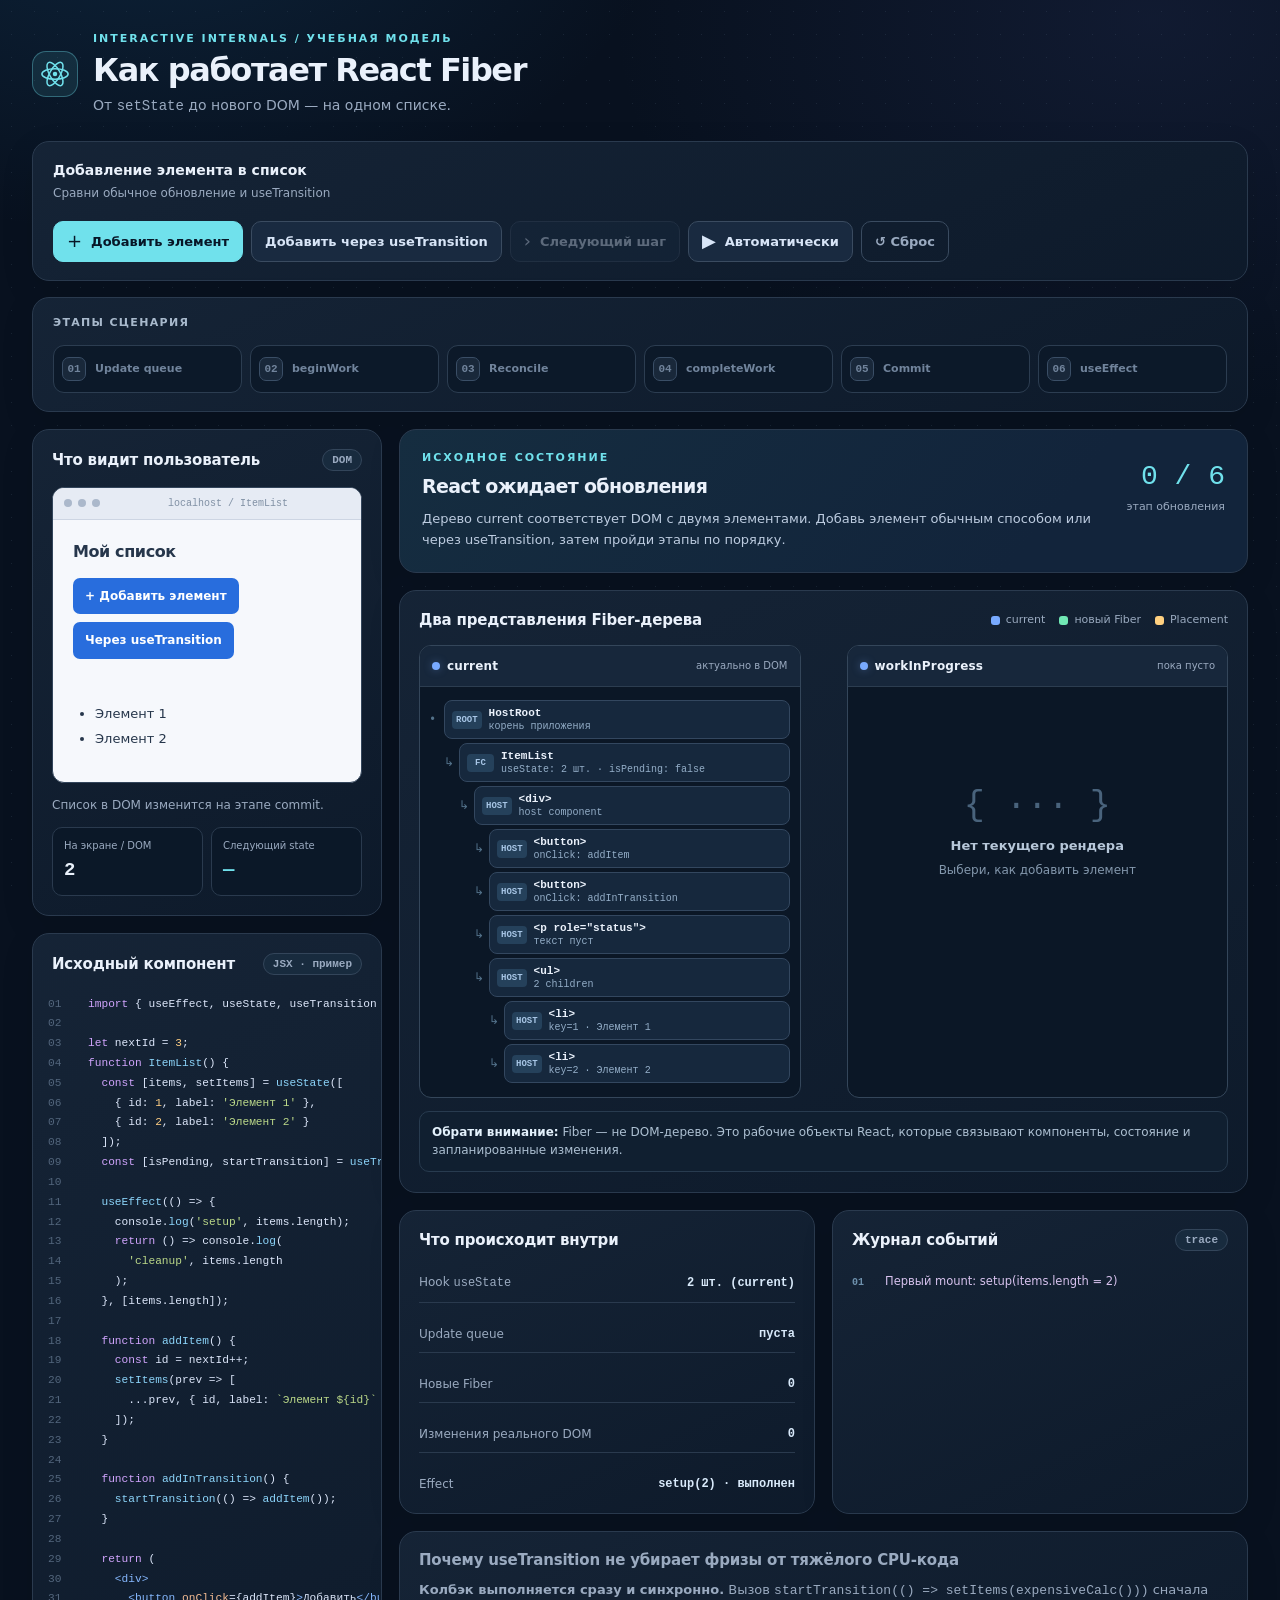
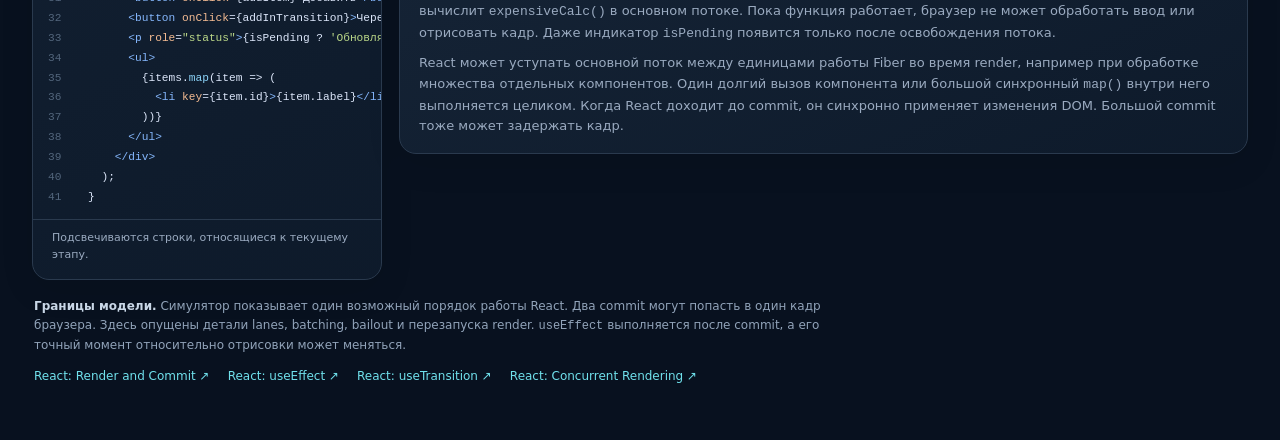
<file: src/react/react_fiber_visualizer.html>
<!doctype html>
<html lang="ru">
<head>
  <meta charset="utf-8">
  <meta name="viewport" content="width=device-width, initial-scale=1">
  <meta name="theme-color" content="#091321">
  <title>React Fiber — интерактивная визуализация</title>
  <style>
    :root {
      color-scheme: dark;
      --bg: #08111f;
      --panel: #101d2d;
      --panel-2: #142235;
      --panel-3: #192a40;
      --border: #2a3a4e;
      --text: #eaf1fb;
      --muted: #9aaac0;
      --faint: #71849c;
      --blue: #78aaff;
      --cyan: #70e1ec;
      --green: #71e8b4;
      --amber: #ffd080;
      --pink: #e6a9ee;
      --radius: 17px;
    }
    * { box-sizing: border-box; }
    html { scroll-behavior: smooth; }
    body {
      margin: 0; min-height: 100vh; color: var(--text);
      background:
        radial-gradient(ellipse 760px 510px at 11% -6%, rgba(28,94,144,.24), transparent 70%),
        radial-gradient(ellipse 770px 560px at 90% 1%, rgba(57,69,131,.18), transparent 70%),
        var(--bg);
      font: 14px/1.52 system-ui, -apple-system, BlinkMacSystemFont, "Segoe UI", sans-serif;
      -webkit-font-smoothing: antialiased;
    }
    body::before { content:""; position:fixed; inset:0; pointer-events:none; z-index:-1; opacity:.17;
      background-image:radial-gradient(#677f9b .55px,transparent .55px); background-size:23px 23px; }
    button { font:inherit; cursor:pointer; }
    button:focus-visible, a:focus-visible { outline:2px solid var(--cyan); outline-offset:3px; }
    button:disabled { cursor:not-allowed; opacity:.38; }
    a { color:var(--cyan); text-decoration:none; }
    a:hover { text-decoration:underline; }
    .shell { max-width:1600px; margin:0 auto; padding:31px 32px 55px; }
    .masthead { display:flex; justify-content:space-between; align-items:center; gap:24px; margin-bottom:24px; }
    .brand { display:flex; align-items:center; gap:15px; }
    .brand-mark { width:46px; height:46px; border-radius:14px; background:rgba(112,225,236,.1); border:1px solid rgba(112,225,236,.34); display:grid;place-items:center; flex-shrink:0; }
    .brand-mark svg { width:30px;height:30px; }
    .eyebrow { text-transform:uppercase; font-size:11px; letter-spacing:.18em; font-weight:800; color:var(--cyan); }
    h1 { font-size:clamp(25px,2.5vw,37px); line-height:1.16; margin:4px 0 6px; letter-spacing:-.045em; font-weight:780; }
    .masthead p { margin:0; color:var(--muted); font-size:14px; }
    .panel { background:linear-gradient(155deg, rgba(22,37,55,.96),rgba(14,27,43,.97)); border:1px solid var(--border); border-radius:var(--radius); box-shadow:0 10px 35px rgba(0,0,0,.09); }
    .toolbar { padding:18px 20px; display:flex; align-items:center; justify-content:space-between; gap:18px; flex-wrap:wrap; margin-bottom:16px; }
    .toolbar-copy { min-width:230px; }
    .toolbar-copy b { display:block; font-size:14px; }
    .toolbar-copy span { display:block; font-size:12px; color:var(--muted); margin-top:3px; }
    .controls { display:flex; align-items:center; flex-wrap:wrap; gap:8px; }
    .btn { border-radius:10px; padding:10px 13px; font-size:13px; font-weight:690; display:inline-flex; align-items:center; justify-content:center; gap:9px; border:1px solid #3a4b60; background:#192a40; color:#d8e5f7; transition:background .15s, border-color .15s, transform .15s; }
    .btn:not(:disabled):hover { background:#243b55; border-color:#6986a4; }
    .btn:not(:disabled):active { transform:translateY(1px); }
    .btn.primary { color:#071627; background:var(--cyan); border-color:var(--cyan); }
    .btn.primary:not(:disabled):hover { background:#a2f1f5; }
    .btn.ghost { background:transparent; color:var(--muted); }
    .btn .icon { font-size:18px; font-weight:500; line-height:1; }
    .journey { padding:17px 20px 18px; margin-bottom:17px; }
    .section-label { color:#a8b9cc; font-size:11px; font-weight:760; letter-spacing:.12em; text-transform:uppercase; }
    .steps { margin-top:13px; display:grid; grid-template-columns:repeat(var(--step-columns,6),minmax(0,1fr)); gap:8px; }
    .steps.transition { --step-columns:7; }
    .step[hidden] { display:none; }
    .step { min-width:0; border:1px solid #2c3d51; background:#0c1929; border-radius:11px; padding:11px 8px; display:flex; align-items:center; gap:9px; color:var(--faint); transition:all .25s; }
    .step-number { flex-shrink:0; width:24px;height:24px; border:1px solid #3a4e66; background:#19283a; border-radius:7px; display:grid; place-items:center; font-family:ui-monospace,monospace; font-size:11px; font-weight:bold; }
    .step-name { font-size:11px; font-weight:760; line-height:1.25; }
    .step.active { border-color:#65cbe0; color:#dffaff; background:#103143; box-shadow:inset 0 0 0 1px rgba(112,225,236,.1); }
    .step.active .step-number { background:var(--cyan); border-color:var(--cyan); color:#06212b; }
    .step.done { color:#b9ddcc; border-color:#2a6959; background:#0c252a; }
    .step.done .step-number { background:#164839; border-color:#307e65; color:var(--green); }
    .layout { display:grid; grid-template-columns:minmax(305px, 350px) minmax(0,1fr); gap:17px; align-items:start; }
    .side { display:flex; flex-direction:column; gap:17px; }
    .panel-head { display:flex; justify-content:space-between; gap:10px; align-items:center; margin-bottom:15px; }
    .panel-title { margin:0; font-size:15px; font-weight:760; letter-spacing:-.012em; }
    .subchip { border-radius:999px; padding:4px 9px; background:#182b3e; color:var(--muted); border:1px solid #33455a; font:600 11px ui-monospace,monospace; }
    .preview-panel { padding:19px; }
    .mock-browser { border:1px solid #33455b; border-radius:12px; overflow:hidden; background:#f6f8fc; color:#26364b; }
    .browser-top { height:32px; background:#e6ebf4; border-bottom:1px solid #cdd5e3; display:flex; align-items:center; gap:6px; padding:0 11px; }
    .dot { display:inline-block; height:8px;width:8px;border-radius:100%;background:#abb8cb; }
    .browser-address { margin:auto; color:#8090a4;font:500 10px ui-monospace,monospace; }
    .mock-content { padding:20px 20px 23px; }
    .mock-content h3 { margin:0 0 14px; font-size:16px; letter-spacing:-.025em; }
    .mock-actions { display:flex; flex-wrap:wrap; gap:8px; }
    .mock-add { color:white; background:#286ddd; padding:9px 12px; border:0; border-radius:7px; font-size:12px; font-weight:750; }
    .mock-add:hover:not(:disabled) { background:#165cc6; }
    .mock-list { padding-left:22px; margin:16px 0 0; min-height:58px; font-size:13px; }
    .mock-list li { padding:3px 0; }
    .mock-list li.newly-committed { color:#0c7850; font-weight:780; animation:listPop .5s ease-out; }
    @keyframes listPop { from { background:#c5f7df; transform:translateX(8px); } to { background:transparent; transform:translateX(0); } }
    .screen-hint { margin-top:13px; font-size:12px; color:var(--muted); line-height:1.5; }
    .mock-status { min-height:1.5em; margin:8px 0 0; font-size:12px; color:#785115; }
    .transition-note { padding:16px 19px; font-size:13px; line-height:1.6; color:var(--muted); }
    .transition-note p { margin:8px 0 0; }
    .state-cards { margin-top:13px; display:grid; grid-template-columns:1fr 1fr; gap:8px; }
    .state-card { padding:10px 11px; background:#0b1828; border:1px solid #2a3a4e; border-radius:10px; }
    .state-card span { font-size:10px; color:var(--muted); display:block; }
    .state-card b { margin-top:3px; display:block; font-size:19px; font-family:ui-monospace,monospace; font-weight:780; color:var(--text); }
    .state-card b.accent { color:var(--cyan); }
    .code-panel { padding:19px 0 15px; overflow:hidden; }
    .code-panel .panel-head { padding:0 19px; }
    .code-wrap { overflow-x:auto; padding:4px 0 12px; }
    .code { margin:0; white-space:normal; color:#dce6fa; font:11.2px/1.77 ui-monospace,SFMono-Regular,Consolas,"Liberation Mono",monospace; counter-reset:line; }
    .code-line { padding:0 15px 0 13px; white-space:pre; display:block; width:max-content; min-width:100%; border-left:2px solid transparent; counter-increment:line; transition:background .23s; }
    .code-line::before { content:counter(line,decimal-leading-zero); display:inline-block; width:25px; margin-right:15px; color:#52657c; user-select:none; }
    .code-line.hl { background:rgba(112,225,236,.105); border-left-color:var(--cyan); }
    .kw { color:#d0a4fd; }.fn { color:#8cd4fa; }.str { color:#bbd889; }.num { color:#ffcf84; }.jsx { color:#85b7fd; }.prop { color:#f5bc93; }.cm { color:#688198; }
    .code-foot { padding:10px 19px 0; border-top:1px solid var(--border); color:var(--muted); font-size:11px; }
    .main { display:flex; flex-direction:column; gap:17px; min-width:0; }
    .explanation { display:grid; grid-template-columns: minmax(0,1fr) auto; padding:20px 22px; gap:14px; min-height:144px; background:linear-gradient(130deg,#152d40,#12243b 75%); }
    .explanation h2 { margin:5px 0 7px; font-size:19px; letter-spacing:-.035em; }
    .explanation p { margin:0; font-size:13px; color:#bdcce0; line-height:1.65; max-width:820px; }
    .stage-count { text-align:right; min-width:83px; padding-top:6px; }
    .stage-count b { font-size:28px; font-family:ui-monospace,monospace; font-weight:500; color:var(--cyan); }
    .stage-count small { display:block; color:var(--muted); font-size:11px; }
    .tree-wrap { padding:18px 19px 20px; }
    .tree-topline { display:flex; align-items:center; justify-content:space-between; gap:12px; margin-bottom:13px; }
    .legend { display:flex; flex-wrap:wrap; gap:7px 14px; font-size:11px; color:var(--muted); }
    .legend span { display:inline-flex; align-items:center; gap:6px; }
    .keybox { width:9px;height:9px;border-radius:3px;display:inline-block;background:var(--blue); }
    .keybox.green { background:var(--green); }.keybox.amber { background:var(--amber); }
    .tree-board { position:relative; display:grid; grid-template-columns:minmax(0,1fr) minmax(0,1fr); gap:46px; }
    .tree-card { position:relative; z-index:1; min-width:0; border:1px solid #34465a; border-radius:12px; overflow:hidden; background:#0b1726; }
    .tree-card.pending { border-color:#315b6e; }
    .tree-card-head { display:flex; justify-content:space-between; align-items:center; gap:10px; border-bottom:1px solid #2c3d50; padding:11px 12px; background:#17273b; }
    .tree-card-head strong { font-size:12px; letter-spacing:.015em; }
    .tree-card-head small { color:var(--muted); font-size:10px; white-space:nowrap; }
    .tree-head-left { display:flex; align-items:center; gap:7px; min-width:0; }
    .tree-head-left .orb { display:inline-block; width:8px;height:8px;border-radius:50%;background:var(--blue); box-shadow:0 0 8px rgba(120,170,255,.35); }
    .tree-card.pending .orb { background:var(--cyan); }
    .fiber-list { padding:11px 7px 12px; min-height:288px; }
    .fiber-row { position:relative; min-width:0; padding:2px 3px 2px calc(2px + var(--indent) * 15px); }
    .fiber-row-inner { display:flex; align-items:center; gap:6px; min-width:0; }
    .branch { display:block; flex-shrink:0; color:#53728a; width:9px; font:12px ui-monospace,monospace; }
    .fiber-node { border-radius:8px; border:1px solid #33475f; background:#16283d; padding:6px 7px; display:flex; align-items:center; gap:7px; flex:1; min-width:0; position:relative; }
    .fiber-node.tiny { background:#142438; }
    .fiber-node.reuse { border-color:#3c6a77; background:#142b39; }
    .fiber-node.add { border-color:#439879; background:#173c37; box-shadow:0 0 15px rgba(113,232,180,.07); }
    .fiber-node.placement { border-color:#d3a051; background:#3b3029; box-shadow:0 0 15px rgba(255,208,128,.09); }
    .fiber-node.just-committed { border-color:#439879; background:#18372f; }
    .node-kind { font:650 9px ui-monospace,monospace; color:#a8c6e6; border-radius:4px; background:#25415b; padding:4px; min-width:27px; text-align:center; flex-shrink:0; }
    .node-main { flex:1; min-width:0; display:flex; flex-direction:column; }
    .node-main b { font:750 11px ui-monospace,monospace; overflow:hidden; text-overflow:ellipsis; white-space:nowrap; }
    .node-main small { font:10px ui-monospace,monospace; color:#94aec8; overflow:hidden; white-space:nowrap; text-overflow:ellipsis; margin-top:2px; }
    .node-tag { flex-shrink:0; font:760 9px ui-monospace,monospace; color:var(--cyan); border-radius:5px; padding:3px 4px; background:#163e49; }
    .node-tag.new { color:var(--green); background:#154637; }
    .node-tag.placement { color:var(--amber); background:#56422c; }
    .node-tag.old { color:#b1bcce; background:#344254; }
    .empty-tree { display:flex; min-height:272px; align-items:center; justify-content:center; flex-direction:column; color:#8498ad; text-align:center; padding:18px; font-size:12px; }
    .empty-tree .empty-glyph { color:#49637c; font:35px/1 ui-monospace,monospace; margin-bottom:12px; }
    .empty-tree strong { color:#b7c7d9; font-size:13px; font-weight:700; margin-bottom:5px; }
    .alternate-links { pointer-events:none; position:absolute; inset:0; z-index:2; overflow:visible; }
    .tree-foot { margin-top:13px; padding:11px 12px; background:#101f30; border:1px solid #283b4f; border-radius:10px; color:#adc0d2; font-size:12px; }
    .tree-foot strong { color:#e3f1fc; }
    .bottom-grid { display:grid; grid-template-columns:1fr 1fr; gap:17px; }
    .data-panel { padding:18px 19px; }
    .metric-line { margin-top:13px; display:flex; justify-content:space-between; align-items:center; gap:10px; font-size:12px; padding:9px 0; border-bottom:1px solid #2a3a4e; }
    .metric-line:last-child { border-bottom:none; padding-bottom:1px; }
    .metric-line span { color:var(--muted); }
    .metric-line b { color:#d9eafb; font:650 12px ui-monospace,monospace; text-align:right; }
    .metric-line b.ok { color:var(--green); }
    .metric-line b.wait { color:var(--amber); }
    .event-log { padding:18px 19px; }
    .log-stream { margin-top:11px; max-height:204px; min-height:157px; overflow:auto; scrollbar-color:#3c536a transparent; }
    .log-item { display:flex; align-items:baseline; gap:9px; padding:7px 0; border-bottom:1px solid #26384d; font-size:11.5px; }
    .log-item:last-child { border-bottom:0; }
    .log-time { font:680 10px ui-monospace,monospace; color:#6e91ad; min-width:24px; }
    .log-item span:last-child { color:#c5d2e2; }
    .log-item.effect span:last-child { color:#d7c2ee; }
    .log-item.dom span:last-child { color:#9ce1c4; }
    .log-item.warn span:last-child { color:#f5d39e; }
    .smallprint { margin:17px 2px 0; display:flex; flex-wrap:wrap; justify-content:space-between; gap:12px 20px; color:#91a3b9; font-size:12px; line-height:1.6; }
    .smallprint strong { color:#c9d7e7; }
    .references { display:flex; gap:12px 18px; flex-wrap:wrap; }
    .sr-only { position:absolute;width:1px;height:1px;padding:0;margin:-1px;overflow:hidden;clip:rect(0,0,0,0);white-space:nowrap;border:0; }
    @media (max-width:1250px) {
      .shell { padding:24px 20px 36px; }
      .layout { grid-template-columns:300px minmax(0,1fr); }
      .tree-board { gap:19px; }
      .fiber-row { padding-left:calc(2px + var(--indent) * 11px); }
      .node-tag { font-size:8px; }.node-main small { font-size:9px; }
      .alternate-links { display:none; }
    }
    @media (max-width:1050px) {
      .layout { grid-template-columns:1fr; }
      .side { display:grid; grid-template-columns: minmax(260px,.78fr) minmax(310px,1fr); align-items:start; }
      .tree-board { gap:35px; }
      .fiber-row { padding-left:calc(2px + var(--indent) * 16px); }
    }
    @media (max-width:700px) {
      .shell { padding:18px 11px 30px; }
      .masthead { align-items:flex-start; }
      .steps { grid-template-columns:repeat(3,minmax(0,1fr)); }
      .step { padding:9px 7px; }
      .side,.bottom-grid { grid-template-columns:1fr; }
      .tree-board { grid-template-columns:1fr; gap:13px; }
      .tree-wrap { padding:16px 12px; }
      .tree-card { max-width:unset; }
      .fiber-list { min-height:auto; }
      .empty-tree { min-height:105px; }
      .fiber-row { padding-left:calc(5px + var(--indent) * 20px); }
      .alternate-links { display:none; }
      .explanation { grid-template-columns:1fr; padding:17px; min-height:unset; }
      .stage-count { text-align:left; padding:0; }
      .stage-count b,.stage-count small { display:inline; font-size:12px; }
      .stage-count b { margin-right:7px; }
      .tree-topline { align-items:flex-start; flex-direction:column; }
      .toolbar { padding:15px; }
    }
    @media (prefers-reduced-motion:reduce) { *,*::before,*::after { animation-duration:.001ms !important; transition-duration:.001ms !important; } }
  </style>
</head>
<body>
<div class="shell">
  <header class="masthead">
    <div class="brand">
      <div class="brand-mark" aria-hidden="true">
        <svg viewBox="0 0 32 32" fill="none"><ellipse cx="16" cy="16" rx="14" ry="5.6" stroke="#70e1ec" stroke-width="1.6"/><ellipse cx="16" cy="16" rx="14" ry="5.6" stroke="#70e1ec" stroke-width="1.6" transform="rotate(60 16 16)"/><ellipse cx="16" cy="16" rx="14" ry="5.6" stroke="#70e1ec" stroke-width="1.6" transform="rotate(120 16 16)"/><circle cx="16" cy="16" r="2.4" fill="#70e1ec"/></svg>
      </div>
      <div><div class="eyebrow">Interactive internals / учебная модель</div><h1>Как работает React Fiber</h1><p>От <code>setState</code> до нового DOM — на одном списке.</p></div>
    </div>
  </header>

  <section class="panel toolbar" aria-label="Управление визуализацией">
    <div class="toolbar-copy"><b>Добавление элемента в список</b><span>Сравни обычное обновление и useTransition</span></div>
    <div class="controls">
      <button class="btn primary" id="addBtn"><span class="icon">+</span> Добавить элемент</button>
      <button class="btn" id="transitionBtn">Добавить через useTransition</button>
      <button class="btn" id="nextBtn" disabled><span class="icon">›</span> Следующий шаг</button>
      <button class="btn" id="autoBtn"><span class="icon" id="autoIcon">▶</span> <span id="autoLabel">Автоматически</span></button>
      <button class="btn ghost" id="resetBtn" title="Вернуться к исходному состоянию">↺ Сброс</button>
    </div>
  </section>

  <section class="panel journey" aria-label="Этапы обновления">
    <div class="section-label">Этапы сценария</div>
    <div class="steps" id="steps">
      <div class="step"><span class="step-number">01</span><span class="step-name">Update queue</span></div>
      <div class="step" id="pendingStep" hidden><span class="step-number"></span><span class="step-name">Срочный commit</span></div>
      <div class="step"><span class="step-number">02</span><span class="step-name">beginWork</span></div>
      <div class="step"><span class="step-number">03</span><span class="step-name">Reconcile</span></div>
      <div class="step"><span class="step-number">04</span><span class="step-name">completeWork</span></div>
      <div class="step"><span class="step-number">05</span><span class="step-name">Commit</span></div>
      <div class="step"><span class="step-number">06</span><span class="step-name">useEffect</span></div>
    </div>
  </section>

  <div class="layout">
    <aside class="side">
      <section class="panel preview-panel">
        <div class="panel-head"><h2 class="panel-title">Что видит пользователь</h2><span class="subchip">DOM</span></div>
        <div class="mock-browser">
          <div class="browser-top"><i class="dot"></i><i class="dot"></i><i class="dot"></i><span class="browser-address">localhost / ItemList</span></div>
          <div class="mock-content">
            <h3>Мой список</h3>
            <div class="mock-actions">
              <button type="button" class="mock-add" id="previewAddBtn">+ Добавить элемент</button>
              <button type="button" class="mock-add" id="previewTransitionBtn">Через useTransition</button>
            </div>
            <p class="mock-status" id="pendingStatus" role="status"></p>
            <ul class="mock-list" id="domList"><li>Элемент 1</li><li>Элемент 2</li></ul>
          </div>
        </div>
        <div class="screen-hint" id="screenHint">DOM остаётся неизменным, пока React не дойдёт до commit.</div>
        <div class="state-cards">
          <div class="state-card"><span>На экране / DOM</span><b id="domCount">2</b></div>
          <div class="state-card"><span>Следующий state</span><b class="accent" id="nextCount">—</b></div>
        </div>
      </section>
      <section class="panel code-panel">
        <div class="panel-head"><h2 class="panel-title">Исходный компонент</h2><span class="subchip">JSX · пример</span></div>
        <div class="code-wrap"><pre class="code" aria-label="Код компонента ItemList"><code>
<span class="code-line"><span class="kw">import</span> { useEffect, useState, useTransition } <span class="kw">from</span> <span class="str">'react'</span>;</span>
<span class="code-line"></span>
<span class="code-line"><span class="kw">let</span> nextId = <span class="num">3</span>;</span>
<span class="code-line"><span class="kw">function</span> <span class="fn">ItemList</span>() {</span>
<span class="code-line" data-hl="begin">  <span class="kw">const</span> [items, setItems] = <span class="fn">useState</span>([</span>
<span class="code-line">    { id: <span class="num">1</span>, label: <span class="str">'Элемент 1'</span> },</span>
<span class="code-line">    { id: <span class="num">2</span>, label: <span class="str">'Элемент 2'</span> }</span>
<span class="code-line">  ]);</span>
<span class="code-line" data-hl="pending,begin,commit" data-transition>  <span class="kw">const</span> [isPending, startTransition] = <span class="fn">useTransition</span>();</span>
<span class="code-line"></span>
<span class="code-line" data-hl="effects">  <span class="fn">useEffect</span>(() =&gt; {</span>
<span class="code-line" data-hl="effects">    console.<span class="fn">log</span>(<span class="str">'setup'</span>, items.length);</span>
<span class="code-line" data-hl="effects">    <span class="kw">return</span> () =&gt; console.<span class="fn">log</span>(</span>
<span class="code-line" data-hl="effects">      <span class="str">'cleanup'</span>, items.length</span>
<span class="code-line" data-hl="effects">    );</span>
<span class="code-line" data-hl="effects">  }, [items.length]);</span>
<span class="code-line"></span>
<span class="code-line">  <span class="kw">function</span> <span class="fn">addItem</span>() {</span>
<span class="code-line" data-hl="queue">    <span class="kw">const</span> id = nextId++;</span>
<span class="code-line" data-hl="queue">    <span class="fn">setItems</span>(prev =&gt; [</span>
<span class="code-line" data-hl="queue">      ...prev, { id, label: <span class="str">`Элемент ${id}`</span> }</span>
<span class="code-line" data-hl="queue">    ]);</span>
<span class="code-line">  }</span>
<span class="code-line"></span>
<span class="code-line" data-hl="queue" data-transition>  <span class="kw">function</span> <span class="fn">addInTransition</span>() {</span>
<span class="code-line" data-hl="queue" data-transition>    <span class="fn">startTransition</span>(() =&gt; <span class="fn">addItem</span>());</span>
<span class="code-line" data-hl="queue" data-transition>  }</span>
<span class="code-line"></span>
<span class="code-line" data-hl="begin">  <span class="kw">return</span> (</span>
<span class="code-line">    <span class="jsx">&lt;div&gt;</span></span>
<span class="code-line">      <span class="jsx">&lt;button</span> <span class="prop">onClick</span>={addItem}<span class="jsx">&gt;</span>Добавить<span class="jsx">&lt;/button&gt;</span></span>
<span class="code-line">      <span class="jsx">&lt;button</span> <span class="prop">onClick</span>={addInTransition}<span class="jsx">&gt;</span>Через useTransition<span class="jsx">&lt;/button&gt;</span></span>
<span class="code-line" data-hl="pending,commit" data-transition>      <span class="jsx">&lt;p</span> <span class="prop">role</span>=<span class="str">"status"</span><span class="jsx">&gt;</span>{isPending ? <span class="str">'Обновляем список…'</span> : <span class="str">''</span>}<span class="jsx">&lt;/p&gt;</span></span>
<span class="code-line" data-hl="reconcile">      <span class="jsx">&lt;ul&gt;</span></span>
<span class="code-line" data-hl="reconcile">        {items.<span class="fn">map</span>(item =&gt; (</span>
<span class="code-line" data-hl="reconcile,complete,commit">          <span class="jsx">&lt;li</span> <span class="prop">key</span>={item.id}<span class="jsx">&gt;</span>{item.label}<span class="jsx">&lt;/li&gt;</span></span>
<span class="code-line" data-hl="reconcile">        ))}</span>
<span class="code-line">      <span class="jsx">&lt;/ul&gt;</span></span>
<span class="code-line">    <span class="jsx">&lt;/div&gt;</span></span>
<span class="code-line">  );</span>
<span class="code-line">}</span>
</code></pre></div>
        <div class="code-foot">Подсвечиваются строки, относящиеся к текущему этапу.</div>
      </section>
    </aside>

    <div class="main">
      <section class="panel explanation" aria-live="polite">
        <div><div class="eyebrow" id="phaseCaption">Исходное состояние</div><h2 id="phaseTitle">React ожидает обновления</h2><p id="phaseDescription">Дерево current соответствует DOM с двумя элементами. Добавь элемент обычным способом или через useTransition, затем пройди этапы по порядку.</p></div>
        <div class="stage-count"><b id="stageFraction">0 / 6</b><small>этап обновления</small></div>
      </section>

      <section class="panel tree-wrap">
        <div class="tree-topline"><h2 class="panel-title">Два представления Fiber-дерева</h2><div class="legend"><span><i class="keybox"></i> current</span><span><i class="keybox green"></i> новый Fiber</span><span><i class="keybox amber"></i> Placement</span></div></div>
        <div class="tree-board" id="treeBoard">
          <article class="tree-card">
            <div class="tree-card-head"><span class="tree-head-left"><i class="orb"></i><strong id="currentTitle">current</strong></span><small id="currentSubtitle">актуально в DOM</small></div>
            <div class="fiber-list" id="currentTree"></div>
          </article>
          <article class="tree-card pending" id="wipCard">
            <div class="tree-card-head"><span class="tree-head-left"><i class="orb"></i><strong id="wipTitle">workInProgress</strong></span><small id="wipSubtitle">ожидает обновления</small></div>
            <div class="fiber-list" id="wipTree"></div>
          </article>
          <svg class="alternate-links" id="alternateLinks" aria-hidden="true"></svg>
        </div>
        <div class="tree-foot" id="treeFoot"><strong>Обрати внимание:</strong> Fiber — не DOM-дерево. Это рабочие объекты React, которые связывают компоненты, состояние и запланированные изменения.</div>
      </section>

      <div class="bottom-grid">
        <section class="panel data-panel">
          <h2 class="panel-title">Что происходит внутри</h2>
          <div class="metric-line"><span>Hook <code>useState</code></span><b id="stateMetric">2 элемента</b></div>
          <div class="metric-line"><span>Update queue</span><b id="queueMetric">пуста</b></div>
          <div class="metric-line"><span>Новые Fiber</span><b id="fiberMetric">0</b></div>
          <div class="metric-line"><span>Изменения реального DOM</span><b id="domMetric">0</b></div>
          <div class="metric-line"><span>Effect</span><b id="effectMetric">setup(2) уже выполнен</b></div>
        </section>
        <section class="panel event-log">
          <div class="panel-head"><h2 class="panel-title">Журнал событий</h2><span class="subchip">trace</span></div>
          <div class="log-stream" id="eventLog" aria-live="polite"></div>
        </section>
      </div>
      <section class="panel transition-note" aria-labelledby="transition-heading">
        <h2 class="panel-title" id="transition-heading">Почему useTransition не убирает фризы от тяжёлого CPU-кода</h2>
        <p><strong>Колбэк выполняется сразу и синхронно.</strong> Вызов <code>startTransition(() =&gt; setItems(expensiveCalc()))</code> сначала вычислит <code>expensiveCalc()</code> в основном потоке. Пока функция работает, браузер не может обработать ввод или отрисовать кадр. Даже индикатор <code>isPending</code> появится только после освобождения потока.</p>
        <p>React может уступать основной поток между единицами работы Fiber во время render, например при обработке множества отдельных компонентов. Один долгий вызов компонента или большой синхронный <code>map()</code> внутри него выполняется целиком. Когда React доходит до commit, он синхронно применяет изменения DOM. Большой commit тоже может задержать кадр.</p>
      </section>
    </div>
  </div>
  <footer class="smallprint">
    <div style="max-width:830px"><strong>Границы модели.</strong> Симулятор показывает один возможный порядок работы React. Два commit могут попасть в один кадр браузера. Здесь опущены детали lanes, batching, bailout и перезапуска render. <code>useEffect</code> выполняется после commit, а его точный момент относительно отрисовки может меняться.</div>
    <div class="references"><a href="https://react.dev/learn/render-and-commit" target="_blank" rel="noopener noreferrer">React: Render and Commit ↗</a><a href="https://react.dev/reference/react/useEffect" target="_blank" rel="noopener noreferrer">React: useEffect ↗</a><a href="https://react.dev/reference/react/useTransition" target="_blank" rel="noopener noreferrer">React: useTransition ↗</a><a href="https://react.dev/blog/2022/03/29/react-v18#what-is-concurrent-react" target="_blank" rel="noopener noreferrer">React: Concurrent Rendering ↗</a></div>
  </footer>
</div>
<script>
(() => {
  'use strict';
  const initial = () => [
    { id: 1, label: 'Элемент 1' },
    { id: 2, label: 'Элемент 2' }
  ];
  const transitionSteps = ['queue', 'pending', 'begin', 'reconcile', 'complete', 'commit', 'effects'];
  const regularSteps = transitionSteps.filter(step => step !== 'pending');
  const phases = {
    idle: { caption:'Исходное состояние', title:'React ожидает обновления',
      description:'Дерево current соответствует DOM с двумя элементами. Добавь элемент обычным способом или через useTransition, затем пройди этапы по порядку.',
      foot:'Fiber — не DOM-дерево. Это рабочие объекты React, которые связывают компоненты, состояние и запланированные изменения.' },
    queue: { caption:'Триггер обновления', title:'setItems ставит обновление в очередь',
      description:'Обработчик события вызывает setItems(prev => [...prev, newItem]). React планирует работу для ItemList. На этом шаге старое current-дерево и DOM ещё не меняются.',
      foot:'setState не означает немедленную вставку <li> в DOM. Сначала React должен вычислить следующий UI.' },
    begin: { caption:'Render phase', title:'beginWork: React вычисляет следующий state',
      description:'React подготавливает work-in-progress (WIP) и вызывает ItemList(). Для этого рендера useState даёт список на один элемент длиннее. JSX описывает будущий UI; useEffect пока не выполняется.',
      foot:'current остаётся неизменным. WIP — черновик нового дерева; показаны только уже обработанные узлы.' },
    reconcile: { caption:'Render phase', title:'Reconciliation: сравнение по type и key',
      description:'React сопоставляет старые и новые дочерние элементы. Существующие <li> сохраняют идентичность благодаря key и типу. Для нового key создаётся Fiber без пары в старом дереве.',
      foot:'Зелёный узел создаётся впервые. Метка ↔ означает связь с alternate — соответствующим Fiber другого дерева. Существующие DOM-узлы не пересоздаются.' },
    complete: { caption:'Render phase', title:'completeWork: подготовка к commit',
      description:'WIP описывает готовое дерево. Новый <li> отмечен Placement: при commit его нужно вставить. Вычисления завершены, но DOM пользователя пока всё ещё показывает старый список.',
      foot:'Placement — упрощённое обозначение внутренних флагов. Важно различать подготовку изменения и применение изменения.' },
    commit: { caption:'Commit phase', title:'React применяет изменение к DOM',
      description:'Теперь React вставляет новый <li> в настоящий DOM. Готовое workInProgress становится current. Предыдущее дерево остаётся alternate и может быть переиспользовано при следующем обновлении.',
      foot:'Сейчас изменился DOM. Для этого сценария единственная содержательная DOM-операция — вставка одного <li>, без замены существующих <li>.' },
    effects: { caption:'Passive effects', title:'useEffect: cleanup → setup',
      description:'После commit React обрабатывает passive effects. Поскольку зависимость [items.length] изменилась, сначала вызывается cleanup со старым количеством, потом setup с новым. После этого можно запустить следующий цикл.',
      foot:'useEffect не запускается в render. Он относится к посткоммитной работе; в зависимости от ситуации браузер может успеть отрисовать обновление до него.' }
  };
  const transitionPhases = {
    queue: { ...phases.queue, title:'startTransition сразу вызывает колбэк',
      description:'В этом же обработчике выполняется addItem() и вызывается setItems. React ставит обновление списка в очередь с менее срочным приоритетом и планирует срочное обновление isPending.',
      foot:'Вызов колбэка синхронный. Приоритет влияет на то, когда React возьмётся за рендер списка.' },
    pending: { caption:'Срочный render и commit', title:'isPending = true появляется первым',
      description:'React обрабатывает срочное обновление и показывает «Обновляем список…». Длина списка прежняя, поэтому эффект с зависимостью [items.length] не перезапускается.',
      foot:'В current уже isPending = true. Обновление списка ждёт своего render.' },
    begin: { ...phases.begin, title:'beginWork: React берёт обновление списка',
      description:'React начинает менее срочный render ItemList и вычисляет новое значение items. В WIP isPending уже false для будущего экрана. DOM всё ещё показывает индикатор и старый список.',
      foot:'Если поступит срочное обновление, например ввод текста, React может уступить ему поток и затем продолжить или начать этот render заново.' },
    reconcile: { ...phases.reconcile,
      foot:'React подготавливает новый Fiber. При прерванном render подготовленные изменения ещё не видны в DOM.' },
    complete: { ...phases.complete,
      description:'Готовое WIP-дерево описывает вставку нового <li> и очистку индикатора. На экране пока старый список с сообщением «Обновляем список…».' },
    commit: { ...phases.commit, title:'React коммитит менее срочное обновление списка',
      description:'React синхронно вставляет новый <li> и убирает сообщение. В актуальном дереве isPending становится false.',
      foot:'Более низкий приоритет относится к обновлению и его render. После начала commit React применяет изменения DOM без пауз для других обновлений.' },
    effects: { ...phases.effects,
      description:'React запускает cleanup со старой длиной списка и setup с новой после commit, который изменил [items.length].' }
  };
  const ids = {
    addBtn:document.getElementById('addBtn'),
    previewAddBtn:document.getElementById('previewAddBtn'),
    transitionBtn:document.getElementById('transitionBtn'),
    previewTransitionBtn:document.getElementById('previewTransitionBtn'),
    pendingStep:document.getElementById('pendingStep'),
    pendingStatus:document.getElementById('pendingStatus'),
    nextBtn:document.getElementById('nextBtn'),
    autoBtn:document.getElementById('autoBtn'),
    autoIcon:document.getElementById('autoIcon'),
    autoLabel:document.getElementById('autoLabel'),
    resetBtn:document.getElementById('resetBtn'),
    steps:document.getElementById('steps'),
    domList:document.getElementById('domList'),
    domCount:document.getElementById('domCount'),
    nextCount:document.getElementById('nextCount'),
    screenHint:document.getElementById('screenHint'),
    phaseCaption:document.getElementById('phaseCaption'),
    phaseTitle:document.getElementById('phaseTitle'),
    phaseDescription:document.getElementById('phaseDescription'),
    stageFraction:document.getElementById('stageFraction'),
    treeBoard:document.getElementById('treeBoard'),
    alternateLinks:document.getElementById('alternateLinks'),
    currentTree:document.getElementById('currentTree'),
    wipTree:document.getElementById('wipTree'),
    wipTitle:document.getElementById('wipTitle'),
    wipSubtitle:document.getElementById('wipSubtitle'),
    wipCard:document.getElementById('wipCard'),
    treeFoot:document.getElementById('treeFoot'),
    stateMetric:document.getElementById('stateMetric'),
    queueMetric:document.getElementById('queueMetric'),
    fiberMetric:document.getElementById('fiberMetric'),
    domMetric:document.getElementById('domMetric'),
    effectMetric:document.getElementById('effectMetric'),
    eventLog:document.getElementById('eventLog')
  };
  let items = initial();
  let nextId = 3;
  let stage = 'idle';
  let tx = null;
  let cycle = 0;
  let entries = [];
  let logSequence = 0;
  let timer = null;
  let playing = false;
  const pendingLabel = 'Обновляем список…';
  const isBusy = () => stage !== 'idle' && stage !== 'effects';
  const activeSteps = () => tx?.transition ? transitionSteps : regularSteps;

  const escapeHTML = (v) => String(v).replace(/[&<>"']/g, c => ({'&':'&amp;','<':'&lt;','>':'&gt;','"':'&quot;',"'":'&#39;'}[c]));
  const note = (kind, message) => {
    entries.push({ kind, message, seq:++logSequence });
    if(entries.length > 70) entries = entries.slice(-70);
  };

  function makeRow(tree, id, depth, type, name, detail, status = '', tag = '') {
    const statusClass = status === 'placement' ? 'placement' : status === 'new' ? 'add' : status === 'commit' ? 'just-committed' : status === 'reuse' ? 'reuse' : '';
    const tagClass = status === 'placement' ? 'placement' : (status === 'new' || status === 'commit') ? 'new' : status === 'old' ? 'old' : '';
    const chip = tag ? `<span class="node-tag ${tagClass}">${escapeHTML(tag)}</span>` : '';
    return `<div class="fiber-row" data-tree="${tree}" data-fiber-id="${id}" style="--indent:${depth}"><div class="fiber-row-inner"><span class="branch">${depth ? '↳' : '•'}</span><div class="fiber-node ${statusClass}"><span class="node-kind">${type}</span><span class="node-main"><b>${escapeHTML(name)}</b><small>${escapeHTML(detail)}</small></span>${chip}</div></div></div>`;
  }

  function drawFiberTree(data, which, mode, isPending) {
    const total = data.length;
    const linked = mode === 'draft';
    const isOld = mode === 'old';
    let html = '';
    const baseStatus = isOld ? 'old' : linked ? 'reuse' : '';
    const tag = (s) => s === 'old' ? 'ALT' : s === 'reuse' ? '↔' : '';
    for (const [id,depth,type,name,detail] of [
      ['root',0,'ROOT','HostRoot','корень приложения'],
      ['app',1,'FC','ItemList',`useState: ${total} шт. · isPending: ${isPending}`],
      ['div',2,'HOST','<div>','host component'],
      ['button',3,'HOST','<button>','onClick: addItem'],
      ['transition-button',3,'HOST','<button>','onClick: addInTransition'],
      ['status',3,'HOST','<p role="status">',isPending ? pendingLabel : 'текст пуст'],
      ['list',3,'HOST','<ul>',`${total} children`]
    ]) {
      html += makeRow(which,id,depth,type,name,detail,baseStatus,tag(baseStatus));
    }
    for (const item of data) {
      const fresh = linked && tx && item.id === tx.added.id;
      const justCommitted = which === 'current' && ['commit','effects'].includes(stage) && item.id === tx.added.id;
      let s = fresh ? stage === 'complete' ? 'placement' : 'new' : baseStatus;
      if(justCommitted) s = 'commit';
      const t = s === 'placement' ? 'Placement' : s === 'new' ? 'NEW' : s === 'commit' ? 'NEW' : s === 'old' ? 'ALT' : s === 'reuse' ? '↔' : '';
      html += makeRow(which,`item-${item.id}`,4,'HOST','<li>',`key=${item.id} · ${item.label}`,s,t);
    }
    return html;
  }

  function renderTrees(pendingOnScreen) {
    ids.currentTree.innerHTML = drawFiberTree(items,'current','current',pendingOnScreen);
    if(stage === 'idle' || stage === 'queue') {
      ids.wipTree.innerHTML = `<div class="empty-tree"><div class="empty-glyph">{ ··· }</div><strong>${stage === 'queue' ? 'Обновление в очереди' : 'Нет текущего рендера'}</strong><span>${stage === 'queue' ? 'WIP начнёт строиться на следующем шаге' : 'Выбери, как добавить элемент'}</span></div>`;
      ids.wipTitle.textContent = 'workInProgress';
      ids.wipSubtitle.textContent = stage === 'queue' ? 'ожидает render' : 'пока пусто';
    } else if (stage === 'begin') {
      const c = tx.next.length;
      ids.wipTree.innerHTML = makeRow('wip','root',0,'ROOT','HostRoot','render в процессе','reuse','↔') + makeRow('wip','app',1,'FC','ItemList',`useState: ${c} шт. · isPending: false`,'reuse','↔') + `<div class="empty-tree" style="min-height:144px"><div class="empty-glyph" style="font-size:21px">···</div><span>Дочерние Fiber ещё обрабатываются</span></div>`;
      ids.wipTitle.textContent='workInProgress';
      ids.wipSubtitle.textContent='строится';
    } else if(stage === 'reconcile' || stage === 'complete') {
      ids.wipTree.innerHTML=drawFiberTree(tx.next,'wip','draft',false);
      ids.wipTitle.textContent='workInProgress';
      ids.wipSubtitle.textContent=stage === 'complete' ? 'готово к commit' : 'сопоставление children';
    } else {
      ids.wipTree.innerHTML=drawFiberTree(tx.old,'wip','old',tx.transition && stage !== 'pending');
      ids.wipTitle.textContent='alternate / previous';
      ids.wipSubtitle.textContent='предыдущая версия';
    }
    ids.wipCard.classList.toggle('pending',['begin','reconcile','complete'].includes(stage));
    requestAnimationFrame(drawAlternateLinks);
  }

  function drawAlternateLinks() {
    const svg=ids.alternateLinks;
    const boardRect=ids.treeBoard.getBoundingClientRect();
    const w=boardRect.width,h=boardRect.height;
    if(!w || !h || stage === 'idle' || stage === 'queue' || window.matchMedia('(max-width: 1250px)').matches) { svg.replaceChildren(); return; }
    svg.setAttribute('viewBox',`0 0 ${w} ${h}`);
    svg.setAttribute('width',w);
    svg.setAttribute('height',h);
    const pairs=[];
    ids.currentTree.querySelectorAll('[data-fiber-id]').forEach(left => {
      const key=left.getAttribute('data-fiber-id');
      const right=ids.wipTree.querySelector(`[data-fiber-id="${key}"]`);
      if(!right) return;
      const l=left.querySelector('.fiber-node').getBoundingClientRect();
      const r=right.querySelector('.fiber-node').getBoundingClientRect();
      const x1=l.right-boardRect.left+2,x2=r.left-boardRect.left-2;
      if(x2 < x1) return;
      const y1=(l.top+l.bottom)/2-boardRect.top,y2=(r.top+r.bottom)/2-boardRect.top;
      const c=Math.max(9,(x2-x1)*.44);
      pairs.push(`<path d="M ${x1} ${y1} C ${x1+c} ${y1}, ${x2-c} ${y2}, ${x2} ${y2}" fill="none" stroke="#71dbdd" opacity=".52" stroke-width="1.5" stroke-dasharray="4 4"/><circle cx="${x1}" cy="${y1}" r="2" fill="#71dbdd"/><circle cx="${x2}" cy="${y2}" r="2" fill="#71dbdd"/>`);
    });
    svg.innerHTML=pairs.join('');
  }

  function render() {
    const transition = tx?.transition ?? false;
    const steps = activeSteps();
    const stepNumber = steps.indexOf(stage) + 1;
    const phase = (transition && transitionPhases[stage]) || phases[stage];
    ids.phaseCaption.textContent=stepNumber ? `${String(stepNumber).padStart(2,'0')} / ${phase.caption}` : phase.caption;
    ids.phaseTitle.textContent=phase.title;
    ids.phaseDescription.textContent=phase.description;
    ids.stageFraction.textContent=`${stepNumber} / ${steps.length}`;
    ids.treeFoot.innerHTML=`<strong>Обрати внимание:</strong> ${escapeHTML(phase.foot)}`;
    ids.steps.classList.toggle('transition',transition);
    ids.pendingStep.hidden=!transition;
    [...ids.steps.children].filter(step => !step.hidden).forEach((step,index) => {
      step.querySelector('.step-number').textContent=String(index+1).padStart(2,'0');
      step.classList.toggle('active',stepNumber === index+1);
      step.classList.toggle('done',stepNumber > index+1);
      if(stepNumber === index+1) step.setAttribute('aria-current','step');
      else step.removeAttribute('aria-current');
    });
    const busy = isBusy();
    const rendering = ['begin','reconcile','complete'].includes(stage);
    const committed = ['commit','effects'].includes(stage);
    const pendingOnScreen = transition && (stage === 'pending' || rendering);
    [ids.addBtn, ids.previewAddBtn, ids.transitionBtn, ids.previewTransitionBtn].forEach(button => { button.disabled=busy; });
    ids.nextBtn.disabled=!busy;
    const status = pendingOnScreen ? pendingLabel : '';
    if(ids.pendingStatus.textContent !== status) ids.pendingStatus.textContent=status;
    ids.domCount.textContent=items.length;
    ids.nextCount.textContent=rendering ? tx.next.length : '—';
    ids.screenHint.textContent=committed ? 'Новый элемент появился в commit.'
      : pendingOnScreen ? 'Срочный commit показал индикатор. Новый элемент ещё готовится.'
      : 'Список в DOM изменится на этапе commit.';
    ids.stateMetric.textContent=rendering ? `${tx.next.length} шт. (WIP)` : `${items.length} шт. (current)`;
    ids.queueMetric.textContent={
      queue:transition ? 'срочная работа и transition' : '1 update · в очереди',
      pending:'transition ждёт',
      begin:'обрабатывается', reconcile:'обрабатывается', complete:'готово к commit'
    }[stage] ?? 'пуста';
    ids.queueMetric.className=busy && !committed ? 'wait' : '';
    const newFiber = ['reconcile','complete'].includes(stage);
    ids.fiberMetric.textContent=newFiber ? '1 · новый <li>' : committed ? '1 · committed' : '0';
    ids.fiberMetric.className=newFiber || committed ? 'ok' : '';
    ids.domMetric.textContent=committed ? (transition ? 'вставка <li> + очистка статуса' : '1 × insert <li>')
      : stage === 'pending' ? 'показ индикатора' : '0';
    ids.domMetric.className=committed || stage === 'pending' ? 'ok' : '';
    ids.effectMetric.textContent=stage === 'commit' ? 'cleanup/setup ожидаются' : `setup(${items.length}) · выполнен`;
    ids.effectMetric.className=stage === 'commit' ? 'wait' : stage === 'effects' ? 'ok' : '';
    document.querySelectorAll('.code-line[data-hl]').forEach(line => {
      line.classList.toggle('hl',line.dataset.hl.split(',').includes(stage) && (transition || !line.hasAttribute('data-transition')));
    });
    ids.eventLog.innerHTML=entries.slice(-14).map(e=>`<div class="log-item ${e.kind}"><span class="log-time">${String(e.seq).padStart(2,'0')}</span><span>${escapeHTML(e.message)}</span></div>`).join('');
    ids.eventLog.scrollTop=ids.eventLog.scrollHeight;
    ids.autoIcon.textContent=playing ? 'Ⅱ' : '▶';
    ids.autoLabel.textContent=playing ? 'Пауза' : 'Автоматически';
    renderTrees(pendingOnScreen);
  }
  function stopAuto() {
    if(timer!==null) clearInterval(timer);
    timer=null;
    playing=false;
  }
  function startUpdate(transition = false) {
    if(isBusy()) return;
    if(playing) stopAuto();
    const before=items;
    const id=nextId++;
    const added={ id, label:`Элемент ${id}` };
    tx={ old:before, next:[...before,added], added, transition };
    cycle++;
    stage='queue';
    if(transition) note('normal','startTransition → колбэк вызван синхронно');
    note('warn',`#${cycle} · setItems(...) → update queued`);
    if(transition) note('warn','isPending → срочное обновление · список → transition');
    render();
  }
  function nextStep() {
    if(!isBusy()) return;
    const steps = activeSteps();
    stage = steps[steps.indexOf(stage)+1];
    if(stage === 'pending') {
      note('dom','Срочный commit: isPending = true · показан индикатор');
      note('normal',`items.length = ${items.length} · обновление списка в очереди`);
    }
    if(stage === 'begin') note('normal',`beginWork(ItemList): items ${tx.old.length} → ${tx.next.length}`);
    if(stage === 'reconcile') note('normal',`reconcileChildren: ${tx.old.length} key совпали; key=${tx.added.id} — новый`);
    if(stage === 'complete') note('warn',`completeWork: key=${tx.added.id}, flag = Placement`);
    if(stage === 'commit') {
      items=tx.next;
      const row = document.createElement('li');
      row.className='newly-committed';
      row.textContent=tx.added.label;
      ids.domList.append(row);
      note('dom',`${tx.transition ? 'Transition ' : ''}commit: вставка <li key=${tx.added.id}>`);
      if(tx.transition) note('dom','isPending = false · индикатор убран в том же commit');
      note('normal','root.current ← finishedWork (смена дерева)');
    }
    if(stage === 'effects') {
      ids.domList.lastElementChild.classList.remove('newly-committed');
      note('effect',`cleanup: items.length = ${tx.old.length}`);
      note('effect',`setup: items.length = ${tx.next.length}`);
      stopAuto();
    }
    render();
  }
  function toggleAuto() {
    if(playing) { stopAuto(); render(); return; }
    if(!isBusy()) startUpdate(tx?.transition);
    playing=true;
    render();
    timer=setInterval(nextStep,1100);
  }
  function reset() {
    stopAuto();
    items=initial();
    ids.domList.innerHTML=items.map(item=>`<li>${escapeHTML(item.label)}</li>`).join('');
    nextId=3;
    stage='idle';
    tx=null;
    cycle=0;
    entries=[];
    logSequence=0;
    note('effect','Первый mount: setup(items.length = 2)');
    render();
  }
  ids.addBtn.addEventListener('click',()=>startUpdate());
  ids.previewAddBtn.addEventListener('click',()=>startUpdate());
  ids.transitionBtn.addEventListener('click',()=>startUpdate(true));
  ids.previewTransitionBtn.addEventListener('click',()=>startUpdate(true));
  ids.nextBtn.addEventListener('click',nextStep);
  ids.autoBtn.addEventListener('click',toggleAuto);
  ids.resetBtn.addEventListener('click',reset);
  window.addEventListener('resize',()=>requestAnimationFrame(drawAlternateLinks),{passive:true});
  document.addEventListener('keydown',e=>{
    if((e.key==='ArrowRight' || e.key==='Enter') && !['BUTTON','INPUT','TEXTAREA','SELECT','A'].includes(document.activeElement?.tagName)) {
      if(isBusy()) { e.preventDefault(); nextStep(); }
    }
  });
  reset();
})();
</script>
</body>
</html>
</file>
<file: src/_assets/catalog.css>
:root {
  color-scheme: dark;
  --background: #11131b;
  --surface-active: #242d34;
  --ink: #f4f5ee;
  --muted: #aeb8bb;
  --line: #3a424d;
  --accent: #c4fc8d;
  --body-font: Inter, "Segoe UI", system-ui, sans-serif;
  --display-font: Georgia, "Times New Roman", serif;
  --mono-font: "Cascadia Mono", Consolas, monospace;
}

* { box-sizing: border-box; }

body {
  margin: 0;
  background: var(--background);
  color: var(--ink);
  font: 16px/1.5 var(--body-font);
}

a { color: inherit; }
a:focus-visible { outline: 2px solid var(--accent); outline-offset: 4px; }

.shell {
  width: min(100% - 96px, 1060px);
  margin-inline: auto;
}

.site-header {
  min-height: 74px;
  display: flex;
  align-items: center;
  border-bottom: 1px solid var(--line);
}

.wordmark {
  display: inline-flex;
  align-items: center;
  gap: 11px;
  font: 600 15px/1 var(--mono-font);
  letter-spacing: .04em;
}

.wordmark i {
  width: 13px;
  height: 13px;
  background: var(--accent);
  clip-path: polygon(0 0, 100% 0, 100% 35%, 65% 35%, 65% 100%, 0 100%);
}

.hero {
  position: relative;
  isolation: isolate;
  padding-block: clamp(40px, 5vw, 64px) 36px;
  border-bottom: 1px solid var(--line);
}

.hero h1 {
  margin: 0;
  font: 400 clamp(38px, 7vw, 82px)/1 var(--display-font);
  letter-spacing: -.055em;
  overflow-wrap: anywhere;
}

.hero p {
  margin: 18px 0 0;
  color: var(--muted);
  font-size: clamp(16px, 2vw, 21px);
}

.hero-network {
  position: absolute;
  z-index: -1;
  top: 50%;
  right: 6%;
  width: clamp(148px, 24vw, 244px);
  aspect-ratio: 1;
  transform: translateY(-50%) rotate(-14deg);
  border: 1px solid #c4fc8d61;
  border-radius: 50%;
  background:
    radial-gradient(circle, #c4fc8d50 1px, transparent 1.5px) center / 12px 12px,
    radial-gradient(circle at 45% 40%, #c4fc8d1f, transparent 72%);
  box-shadow: 0 0 64px #c4fc8d16, inset 0 0 30px #c4fc8d13;
  pointer-events: none;
}

.network-orbit {
  position: absolute;
  inset: 0 26%;
  transform: rotate(var(--orbit-angle));
  border: 1px solid #c4fc8d72;
  border-radius: 50%;
}

.network-orbit:nth-child(1) { --orbit-angle: 18deg; }
.network-orbit:nth-child(2) { --orbit-angle: 78deg; }
.network-orbit:nth-child(3) { --orbit-angle: 138deg; }

.network-orbit::before,
.network-orbit::after {
  content: "";
  position: absolute;
  width: 5px;
  aspect-ratio: 1;
  border-radius: 50%;
  background: var(--accent);
  box-shadow: 0 0 10px var(--accent);
}

.network-orbit::before { top: 33%; left: 2%; }
.network-orbit::after { bottom: 32%; right: 2%; opacity: .65; }
.network-orbit:nth-child(2)::before { top: 57%; left: 0; }
.network-orbit:nth-child(3)::after { bottom: 56%; right: 0; }

.catalog { padding-bottom: 64px; }

.category {
  display: grid;
  grid-template-columns: minmax(120px, 1fr) minmax(0, 3fr);
  gap: 24px;
  padding-block: 22px 16px;
  border-bottom: 1px solid var(--line);
}

.category h2 {
  margin: 14px 0 0;
  color: var(--accent);
  font: 400 25px/1.2 var(--display-font);
  letter-spacing: -.02em;
  overflow-wrap: anywhere;
}

.entries {
  margin: 0;
  padding: 0;
  list-style: none;
}

.entries li + li { border-top: 1px solid var(--line); }

.entry {
  display: flex;
  align-items: flex-start;
  justify-content: space-between;
  gap: 12px;
  padding: 13px 12px;
  text-decoration: none;
  overflow-wrap: anywhere;
}

.entry:hover { background: var(--surface-active); }
.entry-copy { display: grid; gap: 4px; min-width: 0; }
.entry strong { font: 400 24px/1.2 var(--display-font); }
.description { color: var(--muted); font-size: 14px; }

.arrow {
  display: grid;
  flex: none;
  width: 28px;
  height: 28px;
  place-items: center;
  color: var(--accent);
  font-size: 17px;
  line-height: 1;
}

.empty { color: var(--muted); }

@media (max-width: 600px) {
  .shell { width: calc(100% - 36px); }
  .site-header { min-height: 66px; }
  .hero-network { top: 55%; right: 0; opacity: .27; }
  .category { grid-template-columns: 1fr; gap: 5px; }
  .category h2 { margin-top: 0; }
  .entry { padding-inline: 0; }
}
</file>
